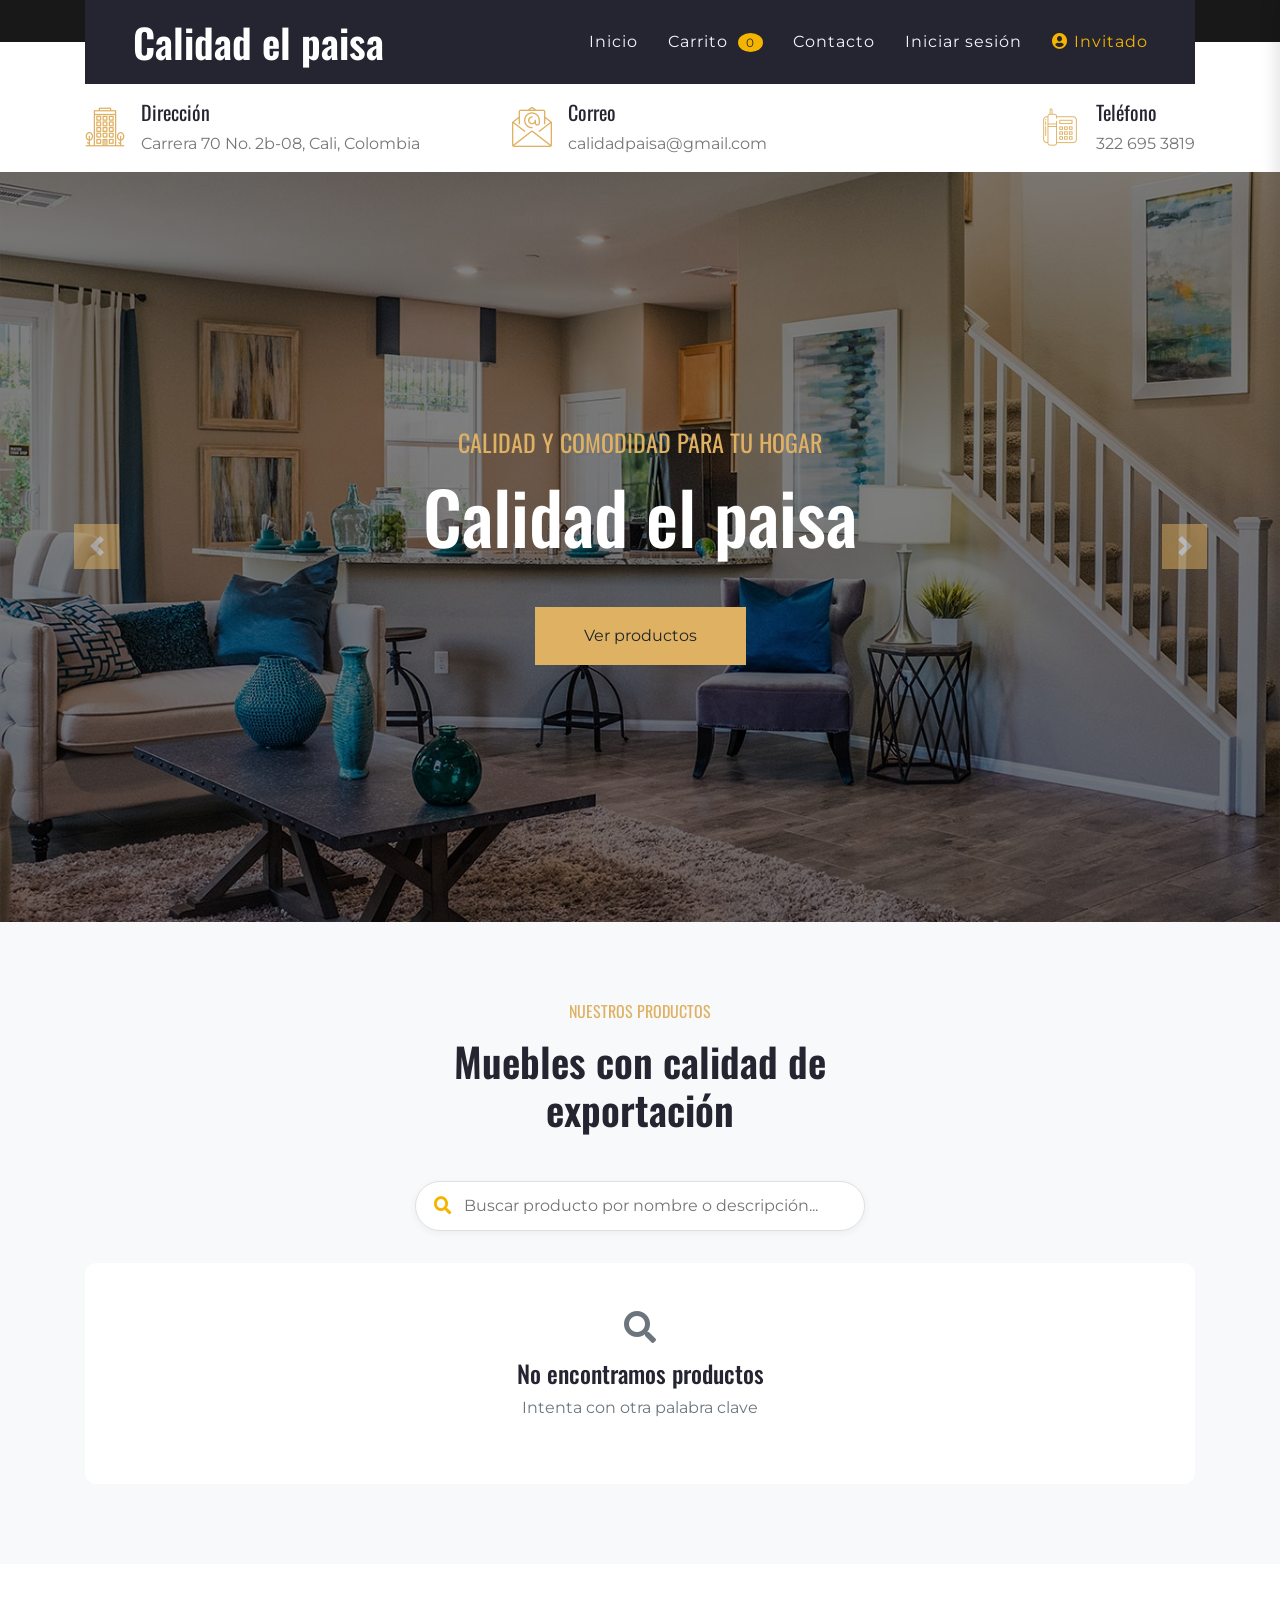
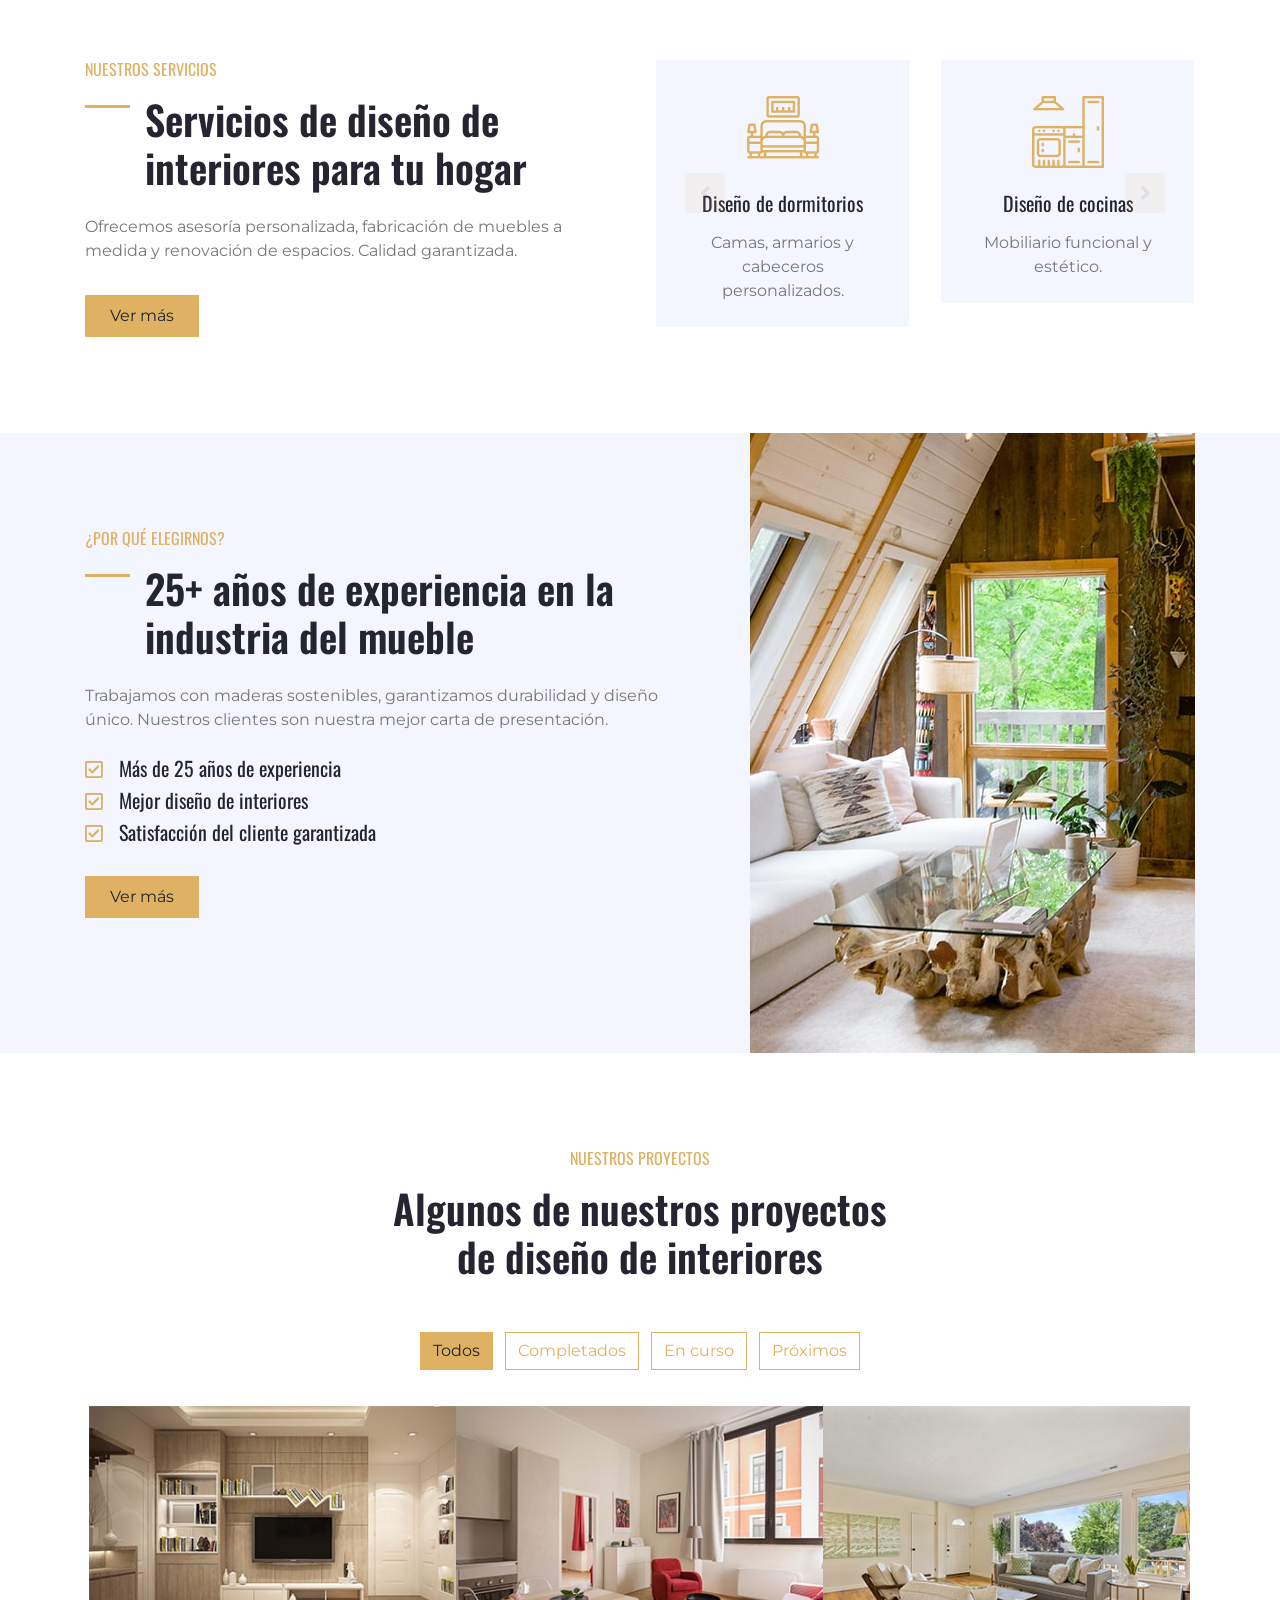
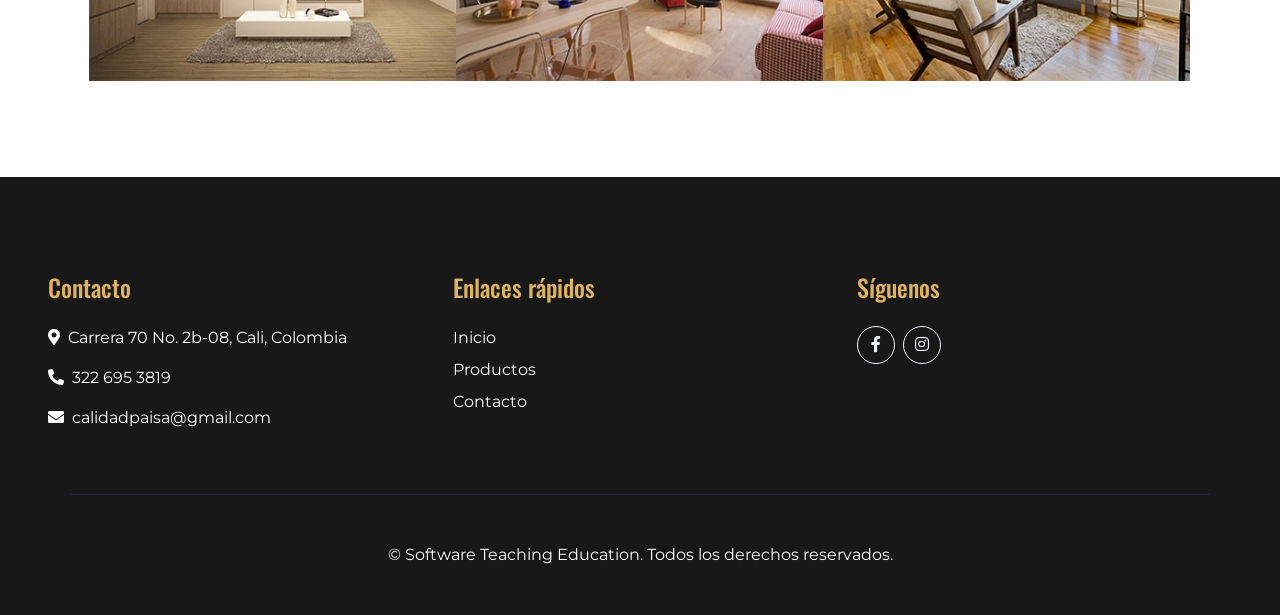
<file: index.html>
<!DOCTYPE html>
<html lang="es">

<head>
    <meta charset="utf-8">
    <title>Calidad el paisa - Tienda de Muebles</title>
    <meta content="width=device-width, initial-scale=1.0" name="viewport">
    <meta content="Muebles de calidad, diseño de interiores, Calidad el paisa" name="keywords">
    <meta content="Tienda de muebles y diseño de interiores Calidad el paisa" name="description">

    <!-- Favicon -->
    <link href="img/favicon.ico" rel="icon">

    <!-- Google Web Fonts -->
    <link href="https://fonts.googleapis.com/css2?family=Montserrat&family=Oswald:wght@400;500;600&display=swap" rel="stylesheet">

    <!-- Font Awesome -->
    <link href="https://cdnjs.cloudflare.com/ajax/libs/font-awesome/5.10.0/css/all.min.css" rel="stylesheet">

    <!-- Flaticon Font -->
    <link href="lib/flaticon/font/flaticon.css" rel="stylesheet">

    <!-- Libraries Stylesheet -->
    <link href="lib/owlcarousel/assets/owl.carousel.min.css" rel="stylesheet">
    <link href="lib/lightbox/css/lightbox.min.css" rel="stylesheet">

    <!-- Customized Bootstrap Stylesheet -->
    <link href="css/style.css" rel="stylesheet">
    <link href="componentes/cart.css" rel="stylesheet">
    
    <style>
        .products-section {
            padding: 5rem 0;
            background: #f8f9fa;
        }
        .product-card {
            background: white;
            border-radius: 8px;
            overflow: hidden;
            transition: all 0.3s ease;
            box-shadow: 0 5px 15px rgba(0,0,0,0.05);
            margin-bottom: 30px;
        }
        .product-card:hover {
            transform: translateY(-5px);
            box-shadow: 0 15px 30px rgba(0,0,0,0.1);
        }
        .product-img {
            height: 250px;
            background-size: cover;
            background-position: center;
            background-color: #e9ecef;
        }
        .product-body {
            padding: 1.5rem;
        }
        .product-title {
            font-weight: 600;
            font-size: 1.2rem;
            margin-bottom: 0.5rem;
        }
        .product-price {
            font-size: 1.4rem;
            font-weight: 700;
            color: #f4b400;
            margin: 0.5rem 0;
        }
        .btn-add-cart {
            width: 100%;
            background: #f4b400;
            color: #2c2c2c;
            border: none;
            padding: 8px;
            border-radius: 4px;
            font-weight: 600;
            transition: 0.2s;
        }
        .btn-add-cart:hover {
            background: #e0a800;
        }
        .user-welcome {
            cursor: pointer;
        }
        .search-container {
            margin-bottom: 2rem;
            max-width: 450px;
            margin-left: auto;
            margin-right: auto;
        }
        .search-input-group {
            position: relative;
            display: flex;
            align-items: center;
            background: white;
            border-radius: 50px;
            box-shadow: 0 2px 8px rgba(0,0,0,0.05);
            border: 1px solid #e0e0e0;
            transition: all 0.2s;
        }
        .search-input-group:focus-within {
            border-color: #f4b400;
            box-shadow: 0 4px 12px rgba(244,180,0,0.1);
        }
        .search-icon {
            position: absolute;
            left: 18px;
            color: #f4b400;
            font-size: 1.1rem;
        }
        .search-input {
            width: 100%;
            padding: 12px 20px 12px 48px;
            border: none;
            border-radius: 50px;
            outline: none;
            font-size: 1rem;
            background: transparent;
        }
        .clear-search {
            position: absolute;
            right: 15px;
            background: none;
            border: none;
            color: #aaa;
            cursor: pointer;
            font-size: 1.2rem;
            display: none;
        }
        .clear-search:hover {
            color: #f4b400;
        }
        .no-results {
            text-align: center;
            padding: 3rem;
            background: white;
            border-radius: 12px;
            color: #6c757d;
        }
        @media (max-width: 576px) {
            .search-container { max-width: 100%; }
        }
    </style>
</head>

<body>

    <div id="header-container"></div>

    <div id="info-contacto-container"></div>

    <!-- Carousel -->
    <div class="container-fluid p-0">
        <div id="header-carousel" class="carousel slide" data-ride="carousel">
            <div class="carousel-inner">
                <div class="carousel-item active">
                    <img class="w-100" src="img/carousel-1.jpg" alt="Image">
                    <div class="carousel-caption d-flex flex-column align-items-center justify-content-center">
                        <div class="p-3" style="max-width: 800px;">
                            <h4 class="text-primary text-uppercase font-weight-normal mb-md-3">Calidad y Comodidad para tu Hogar</h4>
                            <h3 class="display-3 text-white mb-md-4">Calidad el paisa</h3>
                            <a href="#productos" class="btn btn-primary py-md-3 px-md-5 mt-2 mt-md-4">Ver productos</a>
                        </div>
                    </div>
                </div>
                <div class="carousel-item">
                    <img class="w-100" src="img/carousel-2.jpg" alt="Image">
                    <div class="carousel-caption d-flex flex-column align-items-center justify-content-center">
                        <div class="p-3" style="max-width: 800px;">
                            <h4 class="text-primary text-uppercase font-weight-normal mb-md-3">Diseño y Elegancia</h4>
                            <h3 class="display-3 text-white mb-md-4">Muebles hechos con amor</h3>
                            <a href="#productos" class="btn btn-primary py-md-3 px-md-5 mt-2 mt-md-4">Comprar ahora</a>
                        </div>
                    </div>
                </div>
            </div>
            <a class="carousel-control-prev" href="#header-carousel" data-slide="prev">
                <div class="btn btn-primary" style="width: 45px; height: 45px;">
                    <span class="carousel-control-prev-icon mb-n2"></span>
                </div>
            </a>
            <a class="carousel-control-next" href="#header-carousel" data-slide="next">
                <div class="btn btn-primary" style="width: 45px; height: 45px;">
                    <span class="carousel-control-next-icon mb-n2"></span>
                </div>
            </a>
        </div>
    </div>

    <!-- SECCIÓN DE PRODUCTOS (CON BÚSQUEDA) -->
    <div id="productos" class="container-fluid products-section">
        <div class="container">
            <div class="row justify-content-center">
                <div class="col-lg-6 col-md-8 text-center mb-4">
                    <h6 class="text-primary font-weight-normal text-uppercase mb-3">Nuestros productos</h6>
                    <h1 class="mb-4">Muebles con calidad de exportación</h1>
                </div>
            </div>
            
            <!-- Barra de búsqueda con lupa -->
            <div class="row justify-content-center">
                <div class="col-md-8 col-lg-6">
                    <div class="search-container">
                        <div class="search-input-group">
                            <i class="fas fa-search search-icon"></i>
                            <input type="text" id="searchInput" class="search-input" placeholder="Buscar producto por nombre o descripción...">
                            <button id="clearSearchBtn" class="clear-search" aria-label="Limpiar búsqueda"><i class="fas fa-times-circle"></i></button>
                        </div>
                    </div>
                </div>
            </div>

            <div class="row" id="productsGrid">
                <!-- Los productos se cargarán con JS -->
            </div>
        </div>
    </div>

    <!-- Services Start -->
    <div class="container-fluid py-5">
        <div class="container py-5">
            <div class="row">
                <div class="col-lg-6 pr-lg-5">
                    <h6 class="text-primary font-weight-normal text-uppercase mb-3">Nuestros servicios</h6>
                    <h1 class="mb-4 section-title">Servicios de diseño de interiores para tu hogar</h1>
                    <p>Ofrecemos asesoría personalizada, fabricación de muebles a medida y renovación de espacios. Calidad garantizada.</p>
                    <a href="#" class="btn btn-primary mt-3 py-2 px-4">Ver más</a>
                </div>
                <div class="col-lg-6 p-0 pt-5 pt-lg-0">
                    <div class="owl-carousel service-carousel position-relative">
                        <div class="d-flex flex-column text-center bg-light mx-3 p-4">
                            <h3 class="flaticon-bedroom display-3 font-weight-normal text-primary mb-3"></h3>
                            <h5 class="mb-3">Diseño de dormitorios</h5>
                            <p class="m-0">Camas, armarios y cabeceros personalizados.</p>
                        </div>
                        <div class="d-flex flex-column text-center bg-light mx-3 p-4">
                            <h3 class="flaticon-kitchen display-3 font-weight-normal text-primary mb-3"></h3>
                            <h5 class="mb-3">Diseño de cocinas</h5>
                            <p class="m-0">Mobiliario funcional y estético.</p>
                        </div>
                        <div class="d-flex flex-column text-center bg-light mx-3 p-4">
                            <h3 class="flaticon-bathroom display-3 font-weight-normal text-primary mb-3"></h3>
                            <h5 class="mb-3">Diseño de baños</h5>
                            <p class="m-0">Muebles de baño en madera tratada.</p>
                        </div>
                    </div>
                </div>
            </div>
        </div>
    </div>
    <!-- Services End -->

    <!-- Features Start -->
    <div class="container-fluid bg-light">
        <div class="container">
            <div class="row">
                <div class="col-lg-7 mt-5 py-5 pr-lg-5">
                    <h6 class="text-primary font-weight-normal text-uppercase mb-3">¿Por qué elegirnos?</h6>
                    <h1 class="mb-4 section-title">25+ años de experiencia en la industria del mueble</h1>
                    <p class="mb-4">Trabajamos con maderas sostenibles, garantizamos durabilidad y diseño único. Nuestros clientes son nuestra mejor carta de presentación.</p>
                    <ul class="list-inline">
                        <li><h5><i class="far fa-check-square text-primary mr-3"></i>Más de 25 años de experiencia</h5></li>
                        <li><h5><i class="far fa-check-square text-primary mr-3"></i>Mejor diseño de interiores</h5></li>
                        <li><h5><i class="far fa-check-square text-primary mr-3"></i>Satisfacción del cliente garantizada</h5></li>
                    </ul>
                    <a href="#" class="btn btn-primary mt-3 py-2 px-4">Ver más</a>
                </div>
                <div class="col-lg-5">
                    <div class="d-flex flex-column align-items-center justify-content-center h-100 overflow-hidden">
                        <img class="h-100" src="img/feature.jpg" alt="">
                    </div>
                </div>
            </div>
        </div>
    </div>
    <!-- Features End -->

    <!-- Projects Start -->
    <div class="container-fluid py-5">
        <div class="container py-5">
            <div class="row justify-content-center">
                <div class="col-lg-6 col-md-8 col text-center mb-4">
                    <h6 class="text-primary font-weight-normal text-uppercase mb-3">Nuestros proyectos</h6>
                    <h1 class="mb-4">Algunos de nuestros proyectos de diseño de interiores</h1>
                </div>
            </div>
            <div class="row">
                <div class="col-12 text-center mb-2">
                    <ul class="list-inline mb-4" id="portfolio-flters">
                        <li class="btn btn-outline-primary m-1 active" data-filter="*">Todos</li>
                        <li class="btn btn-outline-primary m-1" data-filter=".first">Completados</li>
                        <li class="btn btn-outline-primary m-1" data-filter=".second">En curso</li>
                        <li class="btn btn-outline-primary m-1" data-filter=".third">Próximos</li>
                    </ul>
                </div>
            </div>
            <div class="row mx-1 portfolio-container">
                <div class="col-lg-4 col-md-6 col-sm-12 p-0 portfolio-item first">
                    <div class="position-relative overflow-hidden">
                        <div class="portfolio-img d-flex align-items-center justify-content-center">
                            <img class="img-fluid" src="img/portfolio-1.jpg" alt="">
                        </div>
                        <div class="portfolio-text bg-secondary d-flex flex-column align-items-center justify-content-center">
                            <h4 class="text-white mb-4">Sala de estar</h4>
                            <div class="d-flex align-items-center justify-content-center">
                                <a class="btn btn-outline-primary m-1" href="#"><i class="fa fa-link"></i></a>
                                <a class="btn btn-outline-primary m-1" href="img/portfolio-1.jpg" data-lightbox="portfolio"><i class="fa fa-eye"></i></a>
                            </div>
                        </div>
                    </div>
                </div>
                <div class="col-lg-4 col-md-6 col-sm-12 p-0 portfolio-item second">
                    <div class="position-relative overflow-hidden">
                        <div class="portfolio-img d-flex align-items-center justify-content-center">
                            <img class="img-fluid" src="img/portfolio-2.jpg" alt="">
                        </div>
                        <div class="portfolio-text bg-secondary d-flex flex-column align-items-center justify-content-center">
                            <h4 class="text-white mb-4">Comedor rústico</h4>
                            <div class="d-flex align-items-center justify-content-center">
                                <a class="btn btn-outline-primary m-1" href="#"><i class="fa fa-link"></i></a>
                                <a class="btn btn-outline-primary m-1" href="img/portfolio-2.jpg" data-lightbox="portfolio"><i class="fa fa-eye"></i></a>
                            </div>
                        </div>
                    </div>
                </div>
                <div class="col-lg-4 col-md-6 col-sm-12 p-0 portfolio-item third">
                    <div class="position-relative overflow-hidden">
                        <div class="portfolio-img d-flex align-items-center justify-content-center">
                            <img class="img-fluid" src="img/portfolio-3.jpg" alt="">
                        </div>
                        <div class="portfolio-text bg-secondary d-flex flex-column align-items-center justify-content-center">
                            <h4 class="text-white mb-4">Oficina en casa</h4>
                            <div class="d-flex align-items-center justify-content-center">
                                <a class="btn btn-outline-primary m-1" href="#"><i class="fa fa-link"></i></a>
                                <a class="btn btn-outline-primary m-1" href="img/portfolio-3.jpg" data-lightbox="portfolio"><i class="fa fa-eye"></i></a>
                            </div>
                        </div>
                    </div>
                </div>
            </div>
        </div>
    </div>
    <!-- Projects End -->

    <div id="footer-container"></div>
    <div id="cart-container"></div>

    <script src="https://code.jquery.com/jquery-3.4.1.min.js"></script>
    <script src="https://stackpath.bootstrapcdn.com/bootstrap/4.4.1/js/bootstrap.bundle.min.js"></script>
    <script src="lib/easing/easing.min.js"></script>
    <script src="lib/owlcarousel/owl.carousel.min.js"></script>
    <script src="lib/isotope/isotope.pkgd.min.js"></script>
    <script src="lib/lightbox/js/lightbox.min.js"></script>
    <script src="js/main.js"></script>
    <script src="js/api.js"></script>
    <script src="componentes/header.js"></script>
    <script src="componentes/info-contacto.js"></script>
    <script src="componentes/cart.js"></script>
    <script src="componentes/footer.js"></script>

    <script>
        let products = [];

        function renderProducts(productsToRender = products) {
            const grid = document.getElementById('productsGrid');
            if (!grid) return;
            if (productsToRender.length === 0) {
                grid.innerHTML = `<div class="col-12"><div class="no-results"><i class="fas fa-search fa-2x mb-3"></i><h4>No encontramos productos</h4><p>Intenta con otra palabra clave</p></div></div>`;
                return;
            }
            grid.innerHTML = productsToRender.map(p => `
                <div class="col-lg-4 col-md-6">
                    <div class="product-card">
                        <div class="product-img" style="background-image: url('${p.image}');"></div>
                        <div class="product-body">
                            <h5 class="product-title">${p.name}</h5>
                            <p class="product-desc" style="color:#6c757d;">${p.desc}</p>
                            <div class="product-price">${formatCOP(p.price)}</div>
                            <button class="btn-add-cart" data-id="${p.id}"><i class="fas fa-cart-plus"></i> Añadir al carrito</button>
                        </div>
                    </div>
                </div>
            `).join('');
            document.querySelectorAll('.btn-add-cart').forEach(btn => {
                btn.addEventListener('click', () => {
                    const id = parseInt(btn.dataset.id);
                    const prod = productsToRender.find(p => p.id === id);
                    if (prod) addToCart(prod);
                });
            });
        }

        function filterProducts(searchTerm) {
            if (!searchTerm.trim()) {
                renderProducts(products);
                return;
            }
            const term = searchTerm.trim().toLowerCase();
            const filtered = products.filter(p => p.name.toLowerCase().includes(term) || p.desc.toLowerCase().includes(term));
            renderProducts(filtered);
            const clearBtn = document.getElementById('clearSearchBtn');
            if (clearBtn) clearBtn.style.display = searchTerm.trim() ? 'block' : 'none';
        }

        const searchInput = document.getElementById('searchInput');
        const clearBtn = document.getElementById('clearSearchBtn');
        if (searchInput) {
            searchInput.addEventListener('input', (e) => filterProducts(e.target.value));
        }
        if (clearBtn) {
            clearBtn.addEventListener('click', () => {
                if (searchInput) {
                    searchInput.value = '';
                    filterProducts('');
                    searchInput.focus();
                }
            });
        }

        document.addEventListener('headerLoaded', function () {
            API.getProductos().then(res => {
                if (res.success) {
                    products = res.productos.map(p => ({
                        id: parseInt(p.id_producto),
                        name: p.nombre,
                        desc: p.descripcion,
                        price: p.precio,
                        image: p.imagen_url
                    }));
                }
                renderProducts();
            }).catch(() => renderProducts());
        });
    </script>
</body>
</html>
</file>
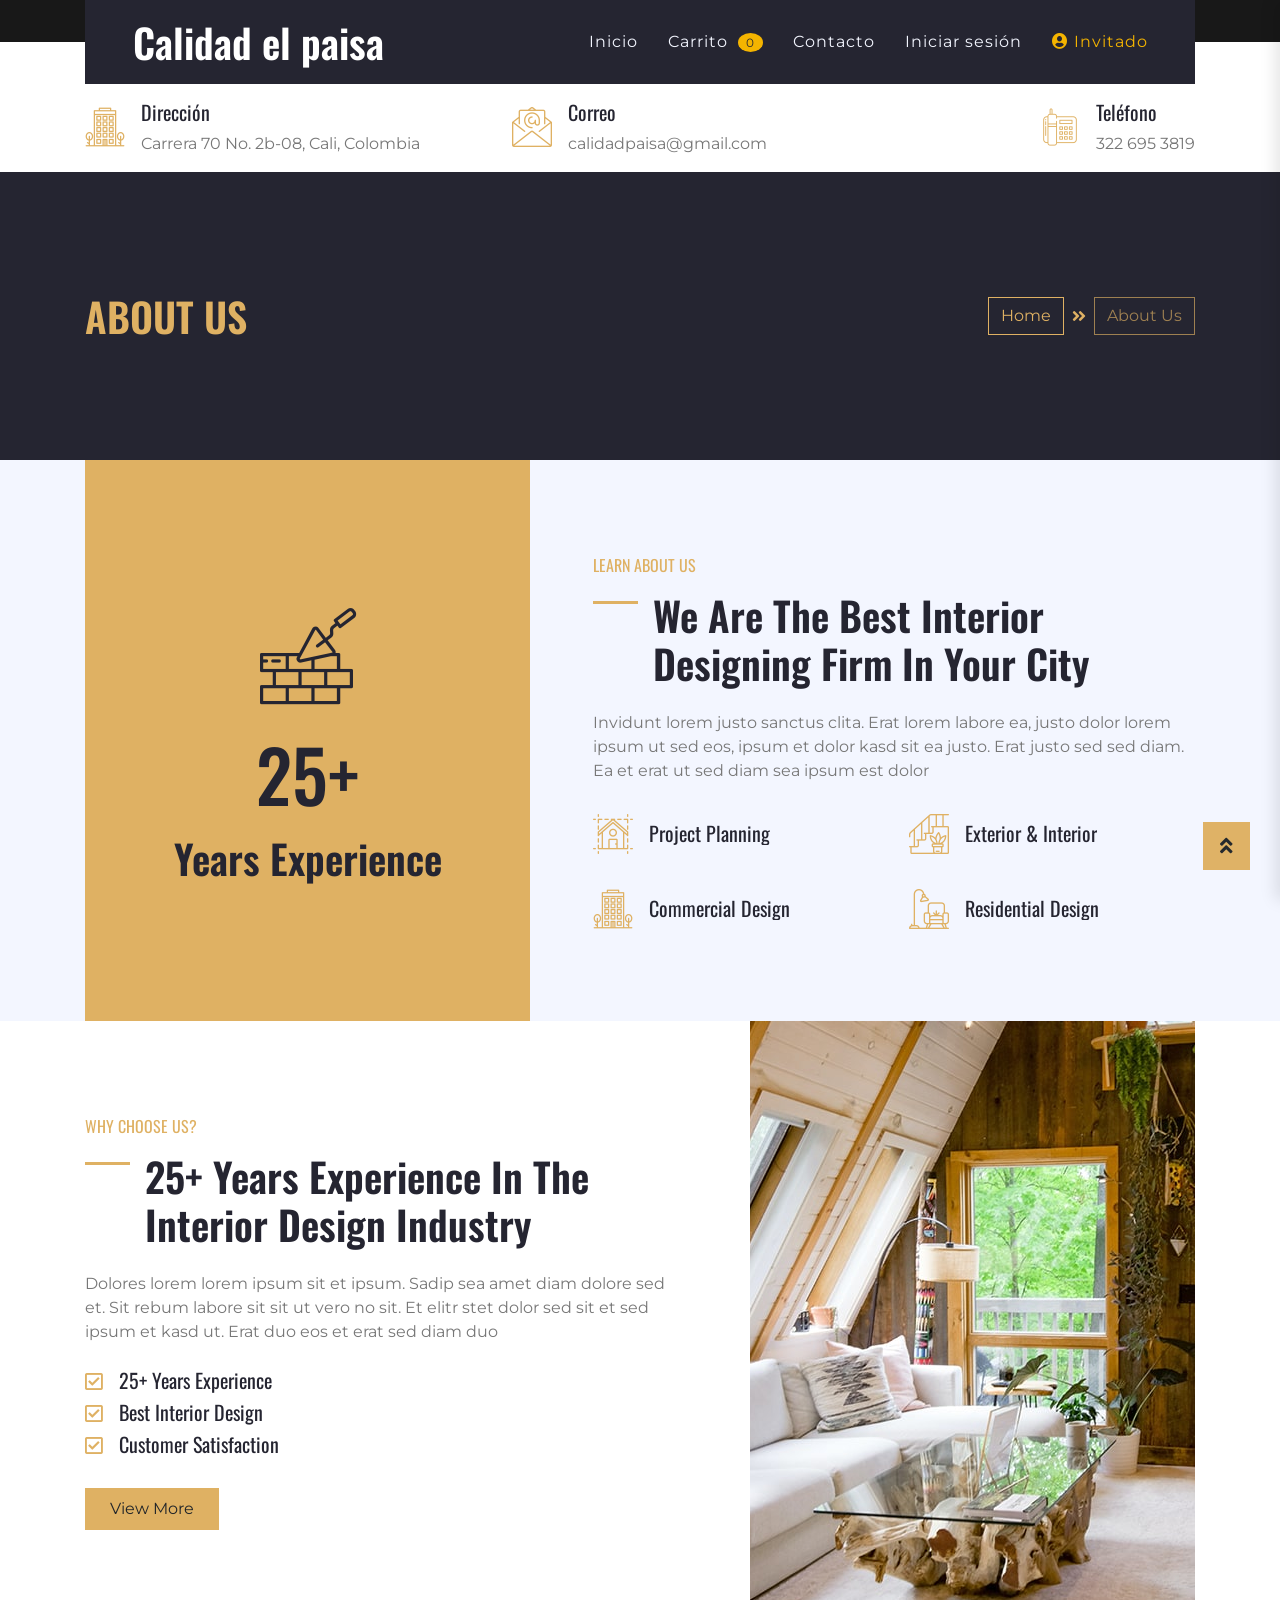
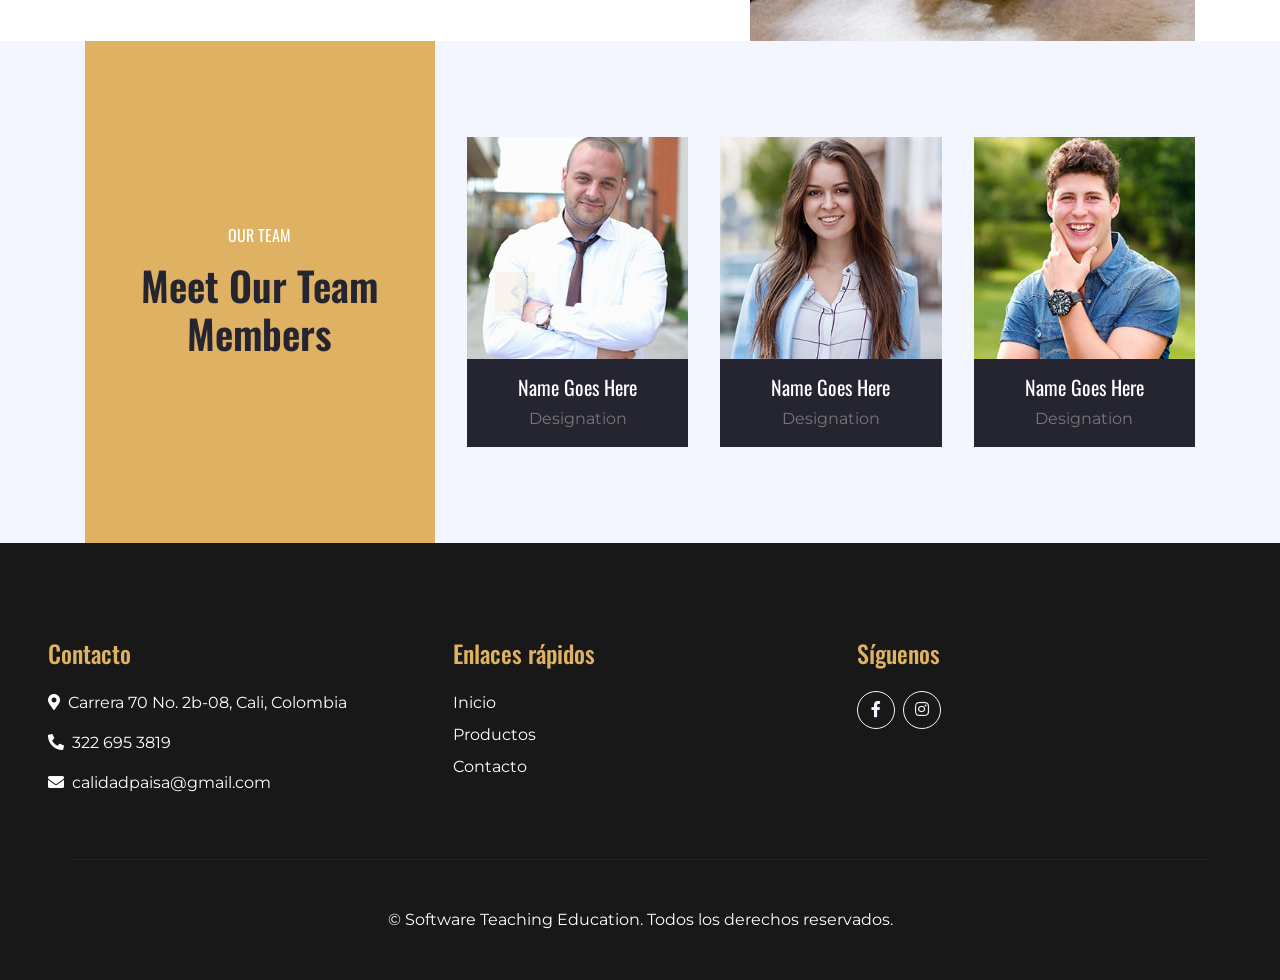
<file: about.html>
<!DOCTYPE html>
<html lang="en">

<head>
    <meta charset="utf-8">
    <title>Calidad el paisa - Interior Design HTML Template</title>
    <meta content="width=device-width, initial-scale=1.0" name="viewport">
    <meta content="Free HTML Templates" name="keywords">
    <meta content="Free HTML Templates" name="description">

    <!-- Favicon -->
    <link href="img/favicon.ico" rel="icon">

    <!-- Google Web Fonts -->
    <link href="https://fonts.googleapis.com/css2?family=Montserrat&family=Oswald:wght@400;500;600&display=swap" rel="stylesheet"> 

    <!-- Font Awesome -->
    <link href="https://cdnjs.cloudflare.com/ajax/libs/font-awesome/5.10.0/css/all.min.css" rel="stylesheet">

    <!-- Flaticon Font -->
    <link href="lib/flaticon/font/flaticon.css" rel="stylesheet">

    <!-- Libraries Stylesheet -->
    <link href="lib/owlcarousel/assets/owl.carousel.min.css" rel="stylesheet">
    <link href="lib/lightbox/css/lightbox.min.css" rel="stylesheet">

    <!-- Customized Bootstrap Stylesheet -->
    <link href="css/style.css" rel="stylesheet">
    <link href="componentes/cart.css" rel="stylesheet">
</head>

<body>
    <div id="header-container"></div>


    <div id="info-contacto-container"></div>


    <!-- Page Header Start -->
    <div class="container-fluid bg-secondary py-5">
        <div class="container py-5">
            <div class="row align-items-center py-4">
                <div class="col-md-6 text-center text-md-left">
                    <h1 class="mb-4 mb-md-0 text-primary text-uppercase">About Us</h1>
                </div>
                <div class="col-md-6 text-center text-md-right">
                    <div class="d-inline-flex align-items-center">
                        <a class="btn btn-outline-primary" href="">Home</a>
                        <i class="fas fa-angle-double-right text-primary mx-2"></i>
                        <a class="btn btn-outline-primary disabled" href="">About Us</a>
                    </div>
                </div>
            </div>
        </div>
    </div>
    <!-- Page Header Start -->


    <!-- About Start -->
    <div class="container-fluid bg-light">
        <div class="container">
            <div class="row">
                <div class="col-lg-5">
                    <div class="d-flex flex-column align-items-center justify-content-center bg-primary h-100 py-5 px-3">
                        <i class="flaticon-brickwall display-1 font-weight-normal text-secondary mb-3"></i>
                        <h4 class="display-3 mb-3">25+</h4>
                        <h1 class="m-0">Years Experience</h1>
                    </div>
                </div>
                <div class="col-lg-7 m-0 my-lg-5 pt-5 pb-5 pb-lg-2 pl-lg-5">
                    <h6 class="text-primary font-weight-normal text-uppercase mb-3">Learn About Us</h6>
                    <h1 class="mb-4 section-title">We Are The Best Interior Designing Firm In Your City</h1>
                    <p>Invidunt lorem justo sanctus clita. Erat lorem labore ea, justo dolor lorem ipsum ut sed eos, ipsum et dolor kasd sit ea justo. Erat justo sed sed diam. Ea et erat ut sed diam sea ipsum est dolor</p>
                    <div class="row py-2">
                        <div class="col-sm-6">
                            <div class="d-flex align-items-center mb-4">
                                <h1 class="flaticon-house font-weight-normal text-primary m-0 mr-3"></h1>
                                <h5 class="text-truncate m-0">Project Planning</h5>
                            </div>
                        </div>
                        <div class="col-sm-6">
                            <div class="d-flex align-items-center mb-4">
                                <h1 class="flaticon-stairs font-weight-normal text-primary m-0 mr-3"></h1>
                                <h5 class="text-truncate m-0">Exterior & Interior</h5>
                            </div>
                        </div>
                        <div class="col-sm-6">
                            <div class="d-flex align-items-center mb-4">
                                <h1 class="flaticon-office font-weight-normal text-primary m-0 mr-3"></h1>
                                <h5 class="text-truncate m-0">Commercial Design</h5>
                            </div>
                        </div>
                        <div class="col-sm-6">
                            <div class="d-flex align-items-center mb-4">
                                <h1 class="flaticon-living-room font-weight-normal text-primary m-0 mr-3"></h1>
                                <h5 class="text-truncate m-0">Residential Design</h5>
                            </div>
                        </div>
                    </div>
                </div>
            </div>
        </div>
    </div>
    <!-- About End -->


    <!-- Features Start -->
    <div class="container-fluid bg-white">
        <div class="container">
            <div class="row">
                <div class="col-lg-7 mt-5 py-5 pr-lg-5">
                    <h6 class="text-primary font-weight-normal text-uppercase mb-3">Why Choose Us?</h6>
                    <h1 class="mb-4 section-title">25+ Years Experience In The Interior Design Industry</h1>
                    <p class="mb-4">Dolores lorem lorem ipsum sit et ipsum. Sadip sea amet diam dolore sed et. Sit rebum labore sit sit ut vero no sit. Et elitr stet dolor sed sit et sed ipsum et kasd ut. Erat duo eos et erat sed diam duo</p>
                    <ul class="list-inline">
                        <li><h5><i class="far fa-check-square text-primary mr-3"></i>25+ Years Experience</h5></li>
                        <li><h5><i class="far fa-check-square text-primary mr-3"></i>Best Interior Design</h5></li>
                        <li><h5><i class="far fa-check-square text-primary mr-3"></i>Customer Satisfaction</h5></li>
                    </ul>
                    <a href="" class="btn btn-primary mt-3 py-2 px-4">View More</a>
                </div>
                <div class="col-lg-5">
                    <div class="d-flex flex-column align-items-center justify-content-center h-100 overflow-hidden">
                        <img class="h-100" src="img/feature.jpg" alt="">
                    </div>
                </div>
            </div>
        </div>
    </div>
    <!-- Features End -->


    <!-- Team Start -->
    <div class="container-fluid bg-light">
        <div class="container">
            <div class="row">
                <div class="col-md-4 col-sm-6">
                    <div class="py-5 px-4 h-100 bg-primary d-flex flex-column align-items-center justify-content-center">
                        <h6 class="text-white font-weight-normal text-uppercase mb-3">Our Team</h6>
                        <h1 class="mb-0 text-center">Meet Our Team Members</h1>
                    </div>
                </div>
                <div class="col-md-8 col-sm-6 p-0 py-sm-5">
                    <div class="owl-carousel team-carousel position-relative p-0 py-sm-5">
                        <div class="team d-flex flex-column text-center mx-3">
                            <div class="position-relative">
                                <img class="img-fluid w-100" src="img/team-1.jpg" alt="">
                                <div class="team-social d-flex align-items-center justify-content-center w-100 h-100 position-absolute">
                                    <a class="btn btn-outline-primary text-center mr-2 px-0" style="width: 38px; height: 38px;" href="#"><i class="fab fa-twitter"></i></a>
                                    <a class="btn btn-outline-primary text-center mr-2 px-0" style="width: 38px; height: 38px;" href="#"><i class="fab fa-facebook-f"></i></a>
                                    <a class="btn btn-outline-primary text-center px-0" style="width: 38px; height: 38px;" href="#"><i class="fab fa-linkedin-in"></i></a>
                                </div>
                            </div>
                            <div class="d-flex flex-column bg-secondary text-center py-3">
                                <h5 class="text-white">Name Goes Here</h5>
                                <p class="m-0">Designation</p>
                            </div>
                        </div>
                        <div class="team d-flex flex-column text-center mx-3">
                            <div class="position-relative">
                                <img class="img-fluid w-100" src="img/team-2.jpg" alt="">
                                <div class="team-social d-flex align-items-center justify-content-center w-100 h-100 position-absolute">
                                    <a class="btn btn-outline-primary text-center mr-2 px-0" style="width: 38px; height: 38px;" href="#"><i class="fab fa-twitter"></i></a>
                                    <a class="btn btn-outline-primary text-center mr-2 px-0" style="width: 38px; height: 38px;" href="#"><i class="fab fa-facebook-f"></i></a>
                                    <a class="btn btn-outline-primary text-center px-0" style="width: 38px; height: 38px;" href="#"><i class="fab fa-linkedin-in"></i></a>
                                </div>
                            </div>
                            <div class="d-flex flex-column bg-secondary text-center py-3">
                                <h5 class="text-white">Name Goes Here</h5>
                                <p class="m-0">Designation</p>
                            </div>
                        </div>
                        <div class="team d-flex flex-column text-center mx-3">
                            <div class="position-relative">
                                <img class="img-fluid w-100" src="img/team-3.jpg" alt="">
                                <div class="team-social d-flex align-items-center justify-content-center w-100 h-100 position-absolute">
                                    <a class="btn btn-outline-primary text-center mr-2 px-0" style="width: 38px; height: 38px;" href="#"><i class="fab fa-twitter"></i></a>
                                    <a class="btn btn-outline-primary text-center mr-2 px-0" style="width: 38px; height: 38px;" href="#"><i class="fab fa-facebook-f"></i></a>
                                    <a class="btn btn-outline-primary text-center px-0" style="width: 38px; height: 38px;" href="#"><i class="fab fa-linkedin-in"></i></a>
                                </div>
                            </div>
                            <div class="d-flex flex-column bg-secondary text-center py-3">
                                <h5 class="text-white">Name Goes Here</h5>
                                <p class="m-0">Designation</p>
                            </div>
                        </div>
                        <div class="team d-flex flex-column text-center mx-3">
                            <div class="position-relative">
                                <img class="img-fluid w-100" src="img/team-4.jpg" alt="">
                                <div class="team-social d-flex align-items-center justify-content-center w-100 h-100 position-absolute">
                                    <a class="btn btn-outline-primary text-center mr-2 px-0" style="width: 38px; height: 38px;" href="#"><i class="fab fa-twitter"></i></a>
                                    <a class="btn btn-outline-primary text-center mr-2 px-0" style="width: 38px; height: 38px;" href="#"><i class="fab fa-facebook-f"></i></a>
                                    <a class="btn btn-outline-primary text-center px-0" style="width: 38px; height: 38px;" href="#"><i class="fab fa-linkedin-in"></i></a>
                                </div>
                            </div>
                            <div class="d-flex flex-column bg-secondary text-center py-3">
                                <h5 class="text-white">Name Goes Here</h5>
                                <p class="m-0">Designation</p>
                            </div>
                        </div>
                    </div>
                </div>
            </div>
        </div>
    </div>
    <!-- Team End -->


    <div id="footer-container"></div>

    <a href="#" class="btn btn-lg btn-primary back-to-top"><i class="fa fa-angle-double-up"></i></a>


    <!-- JavaScript Libraries -->
    <script src="https://code.jquery.com/jquery-3.4.1.min.js"></script>
    <script src="https://stackpath.bootstrapcdn.com/bootstrap/4.4.1/js/bootstrap.bundle.min.js"></script>
    <script src="lib/easing/easing.min.js"></script>
    <script src="lib/owlcarousel/owl.carousel.min.js"></script>
    <script src="lib/isotope/isotope.pkgd.min.js"></script>
    <script src="lib/lightbox/js/lightbox.min.js"></script>

    <!-- Contact Javascript File -->
    <script src="mail/jqBootstrapValidation.min.js"></script>
    <script src="mail/contact.js"></script>

    <!-- Template Javascript -->
    <script src="js/main.js"></script>
    <script src="js/api.js"></script>
    <script src="componentes/header.js"></script>
    <script src="componentes/info-contacto.js"></script>
    <script src="componentes/cart.js"></script>
    <script src="componentes/footer.js"></script>
    <div id="cart-container"></div>
</body>

</html>
</file>
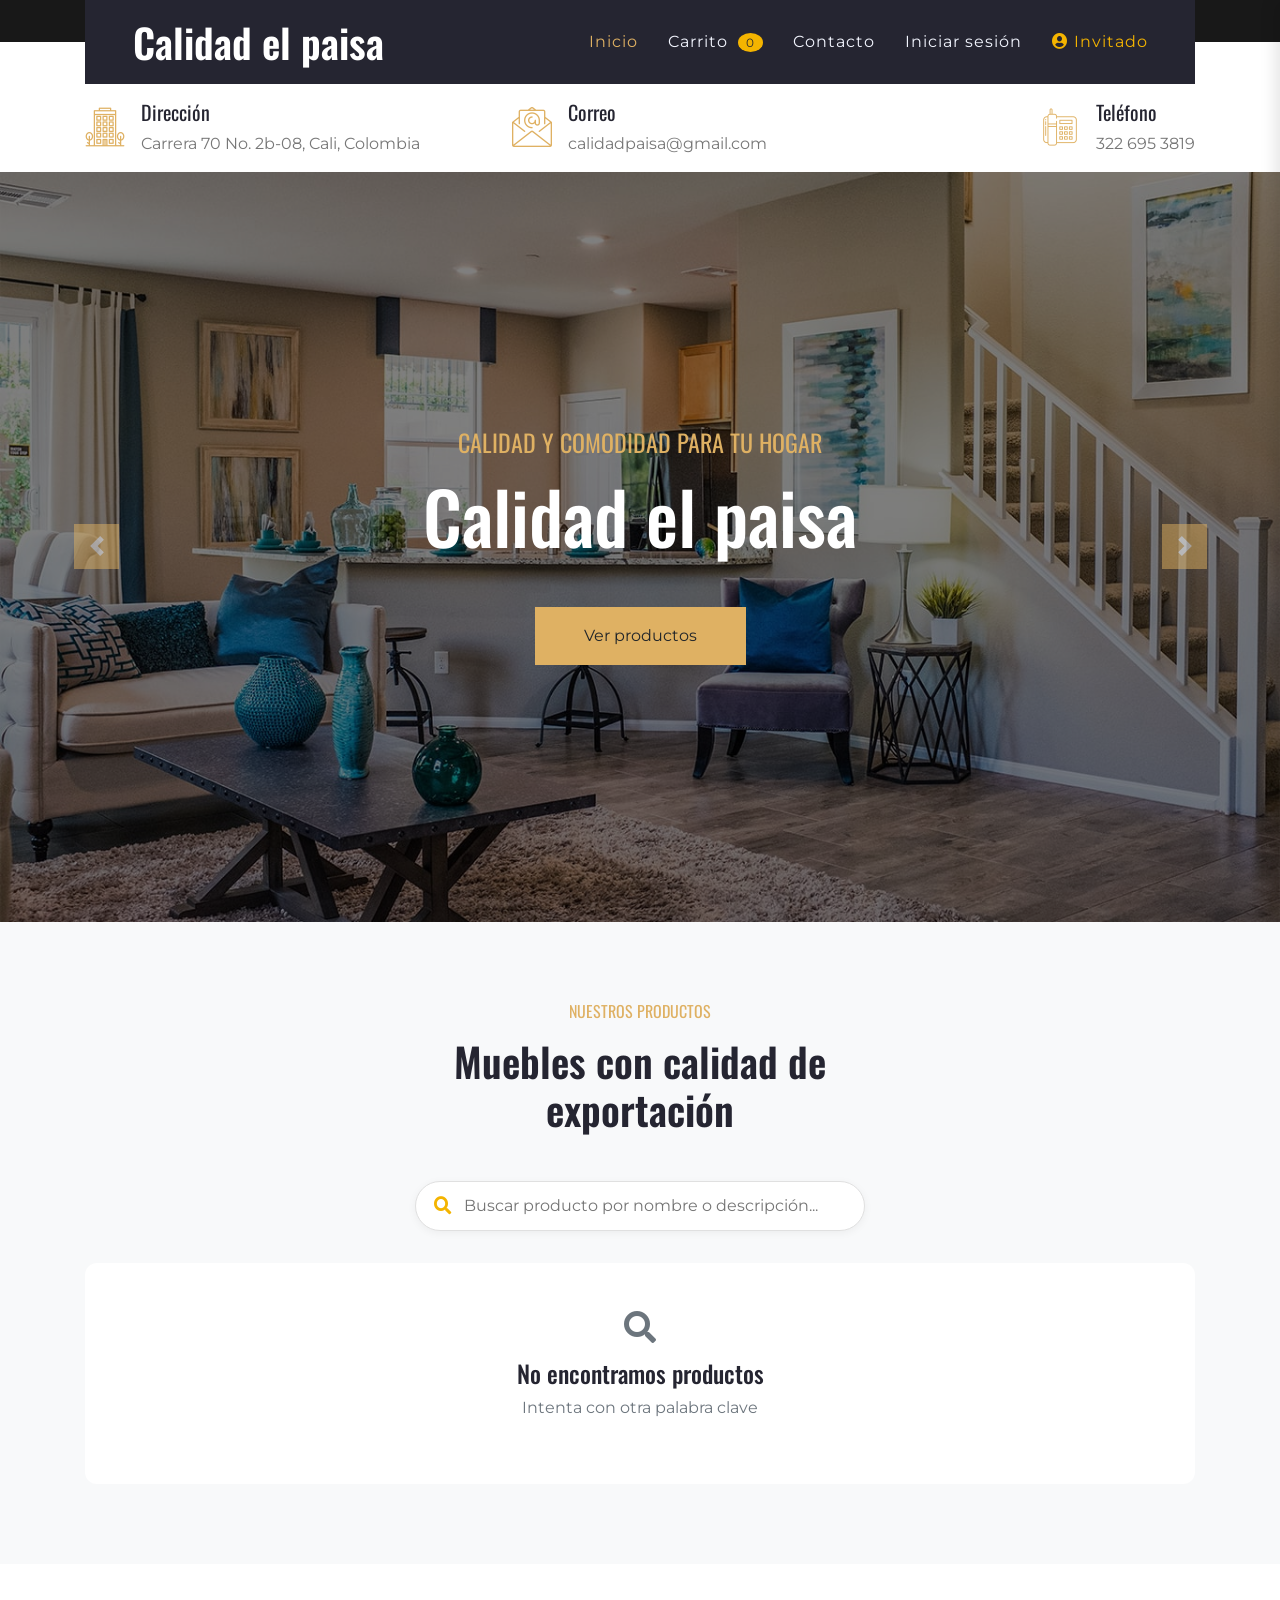
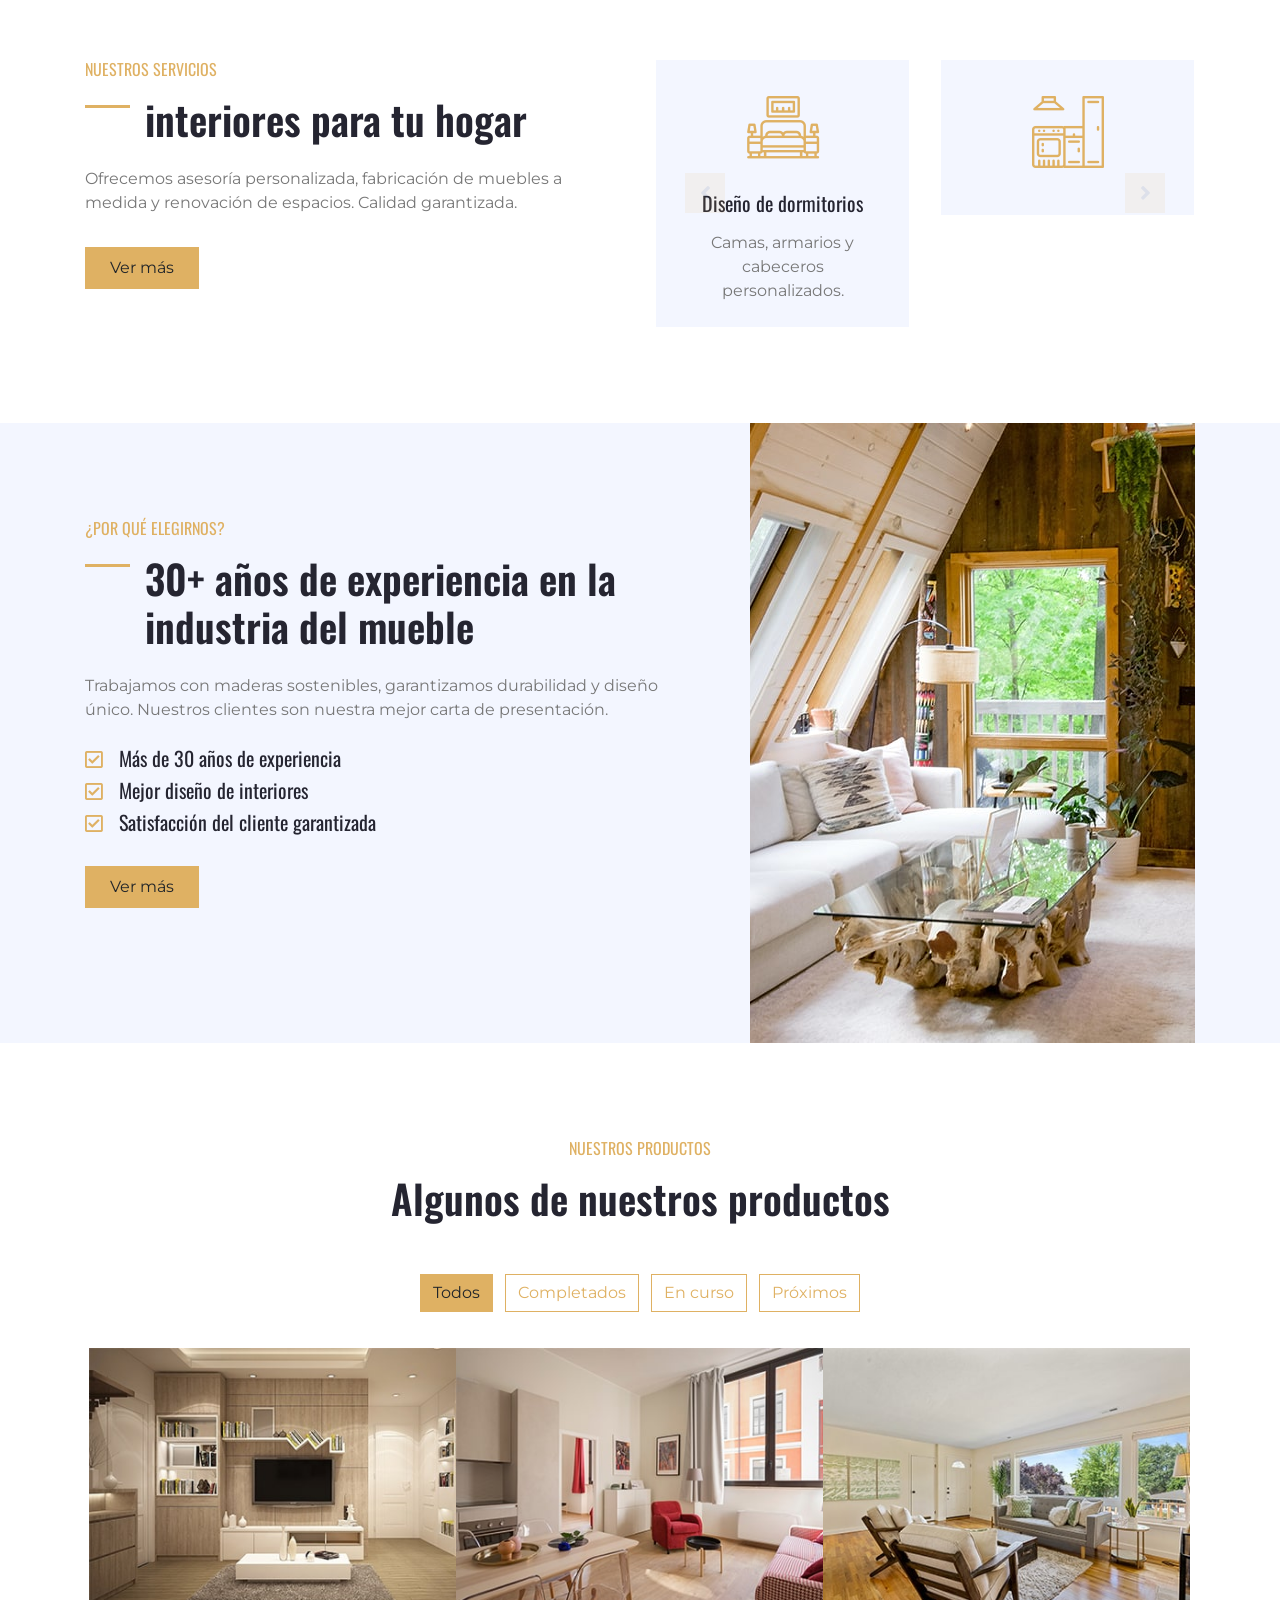
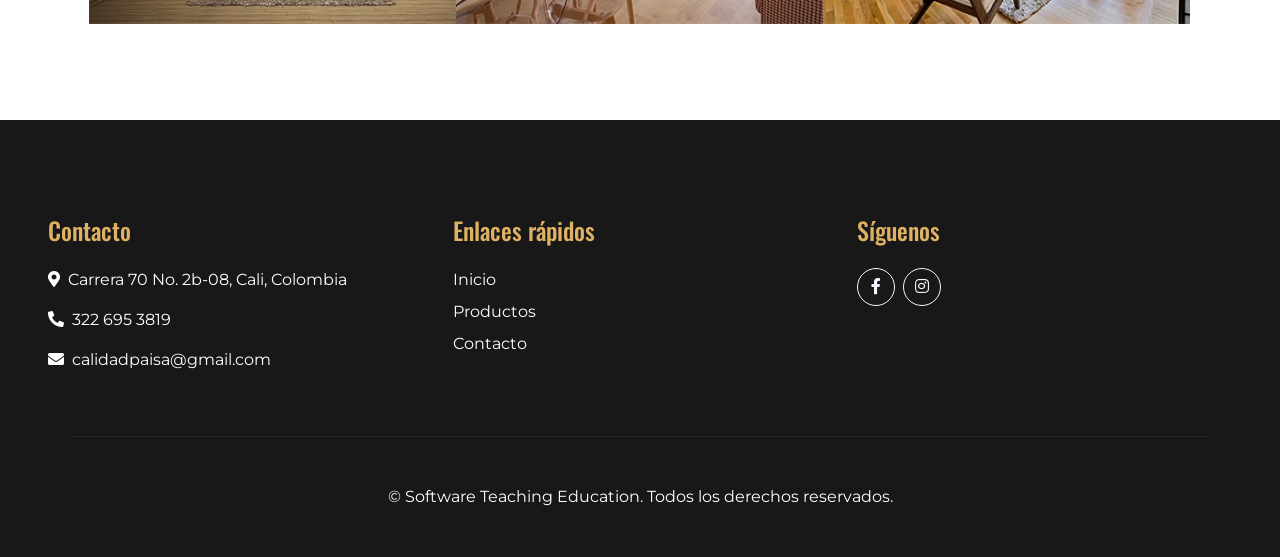
<file: admin.html>
<!DOCTYPE html>
<html lang="es">
<head>
    <meta charset="utf-8">
    <title>Panel de Administrador - Calidad el paisa</title>
    <meta content="width=device-width, initial-scale=1.0" name="viewport">
    <link href="https://fonts.googleapis.com/css2?family=Montserrat&family=Oswald:wght@400;500;600&display=swap" rel="stylesheet">
    <link href="https://cdnjs.cloudflare.com/ajax/libs/font-awesome/5.10.0/css/all.min.css" rel="stylesheet">
    <link href="lib/flaticon/font/flaticon.css" rel="stylesheet">
    <link href="https://stackpath.bootstrapcdn.com/bootstrap/4.4.1/css/bootstrap.min.css" rel="stylesheet">
    <link href="css/style.css" rel="stylesheet">
    <link href="componentes/cart.css" rel="stylesheet">
    <link href="css/admin.css" rel="stylesheet">
</head>
<body>

    <div id="header-container"></div>

    <div class="admin-wrapper">
        <div class="admin-sidebar">
            <h5><i class="fas fa-cog"></i> Admin</h5>
            <a href="#" class="active" data-section="dashboard"><i class="fas fa-tachometer-alt mr-2"></i> Dashboard</a>
            <a href="#" data-section="productos"><i class="fas fa-box mr-2"></i> Productos</a>
            <a href="#" data-section="pedidos"><i class="fas fa-truck mr-2"></i> Pedidos</a>
            <a href="#" data-section="clientes"><i class="fas fa-users mr-2"></i> Clientes</a>
            <hr style="border-color: rgba(255,255,255,0.1); margin: 1rem 1.5rem;">
            <a href="shop.html" style="color: #f4b400;"><i class="fas fa-arrow-left mr-2"></i> Volver a la tienda</a>
        </div>

        <div class="admin-content">
            <!-- Dashboard -->
            <div id="section-dashboard" class="admin-section active">
                <div class="admin-header">
                    <h2>Dashboard</h2>
                    <span id="dashWelcome" style="color:#6c757d;"></span>
                </div>
                <div class="admin-stats" id="statsContainer">
                    <div class="stat-card"><h6>Productos</h6><span id="statProductos">0</span></div>
                    <div class="stat-card"><h6>Pedidos</h6><span id="statPedidos">0</span></div>
                    <div class="stat-card"><h6>Clientes</h6><span id="statClientes">0</span></div>
                </div>
            </div>

            <!-- Productos -->
            <div id="section-productos" class="admin-section">
                <div class="admin-header">
                    <h2><i class="fas fa-box mr-2"></i> Productos</h2>
                    <button class="btn-admin" onclick="openProductModal()"><i class="fas fa-plus mr-1"></i> Nuevo producto</button>
                </div>
                <div style="overflow-x:auto;">
                    <table class="admin-table" id="productsTable">
                        <thead>
                            <tr>
                                <th style="width:60px;">Img</th>
                                <th>Nombre</th>
                                <th>Precio</th>
                                <th>Categoría</th>
                                <th>Stock</th>
                                <th style="width:120px;">Acciones</th>
                            </tr>
                        </thead>
                        <tbody id="productsTableBody"></tbody>
                    </table>
                </div>
            </div>

            <!-- Pedidos -->
            <div id="section-pedidos" class="admin-section">
                <div class="admin-header">
                    <h2><i class="fas fa-truck mr-2"></i> Pedidos</h2>
                </div>
                <div style="overflow-x:auto;">
                    <table class="admin-table" id="pedidosTable">
                        <thead>
                            <tr>
                                <th>#</th>
                                <th>Cliente</th>
                                <th>Teléfono</th>
                                <th>Total</th>
                                <th>Pago</th>
                                <th>Estado</th>
                                <th>Fecha</th>
                                <th style="width:100px;">Acción</th>
                            </tr>
                        </thead>
                        <tbody id="pedidosTableBody"></tbody>
                    </table>
                </div>
            </div>

            <!-- Clientes -->
            <div id="section-clientes" class="admin-section">
                <div class="admin-header">
                    <h2><i class="fas fa-users mr-2"></i> Clientes</h2>
                </div>
                <div style="overflow-x:auto;">
                    <table class="admin-table" id="clientesTable">
                        <thead>
                            <tr>
                                <th>#</th>
                                <th>Nombre</th>
                                <th>Email</th>
                                <th>Rol</th>
                                <th>Registro</th>
                                <th>Último acceso</th>
                                <th style="width:60px;">Acción</th>
                            </tr>
                        </thead>
                        <tbody id="clientesTableBody"></tbody>
                    </table>
                </div>
            </div>
        </div>
    </div>

    <!-- Modal Crear / Editar Producto -->
    <div class="admin-modal" id="productModal">
        <div class="admin-modal-content">
            <h3 id="modalTitle">Nuevo producto</h3>
            <input type="hidden" id="editProductId">
            <div class="form-group">
                <label>Nombre del producto *</label>
                <input type="text" id="prodNombre" placeholder="Ej: Silla Roble">
            </div>
            <div class="form-group">
                <label>Descripción</label>
                <textarea id="prodDescripcion" placeholder="Descripción del producto..."></textarea>
            </div>
            <div class="row">
                <div class="col-md-6">
                    <div class="form-group">
                        <label>Precio * (COP)</label>
                        <input type="number" id="prodPrecio" placeholder="189900" min="0">
                    </div>
                </div>
                <div class="col-md-3">
                    <div class="form-group">
                        <label>Stock</label>
                        <input type="number" id="prodStock" placeholder="0" min="0" value="0">
                    </div>
                </div>
                <div class="col-md-3">
                    <div class="form-group">
                        <label>Categoría</label>
                        <input type="text" id="prodCategoria" placeholder="sillas">
                    </div>
                </div>
            </div>
            <div class="form-group">
                <label>Imagen</label>
                <div class="custom-file mb-2">
                    <input type="file" id="prodImagenFile" accept="image/jpeg,image/png,image/gif,image/webp" style="width:100%;padding:10px;border:1.5px dashed #e2e8f0;border-radius:10px;cursor:pointer;">
                </div>
                <small style="color:#6c757d;">O ingresa una URL manualmente:</small>
                <input type="text" id="prodImagen" placeholder="https://ejemplo.com/imagen.jpg" style="margin-top:4px;">
                <div id="imagenPreview" style="margin-top:8px;display:none;"><img src="" style="max-height:80px;border-radius:8px;"></div>
            </div>
            <div class="modal-actions">
                <button class="btn-cancel" onclick="closeProductModal()">Cancelar</button>
                <button class="btn-save" onclick="saveProduct()"><i class="fas fa-save mr-1"></i> Guardar</button>
            </div>
        </div>
    </div>

    <!-- Modal Editar Cliente -->
    <div class="admin-modal" id="clienteModal">
        <div class="admin-modal-content">
            <h3><i class="fas fa-user-edit mr-2"></i> Editar cliente</h3>
            <input type="hidden" id="editClienteId">
            <div class="form-group">
                <label>Nombre</label>
                <input type="text" id="editClienteNombre">
            </div>
            <div class="form-group">
                <label>Email</label>
                <input type="email" id="editClienteEmail">
            </div>
            <div class="form-group">
                <label>Rol</label>
                <select id="editClienteRol">
                    <option value="cliente">Cliente</option>
                    <option value="admin">Admin</option>
                </select>
            </div>
            <div class="modal-actions">
                <button class="btn-cancel" onclick="closeClienteModal()">Cancelar</button>
                <button class="btn-save" onclick="saveCliente()"><i class="fas fa-save mr-1"></i> Guardar</button>
            </div>
        </div>
    </div>

    <!-- Modal Detalle del Pedido -->
    <div class="admin-modal" id="pedidoModal">
        <div class="admin-modal-content">
            <h3><i class="fas fa-receipt mr-2"></i> Detalle del pedido <span id="pedidoModalId"></span></h3>
            <div id="pedidoInfo" class="mb-3" style="font-size:14px;color:#495057;"></div>
            <table class="admin-table">
                <thead><tr><th>Producto</th><th>Precio</th><th>Cant.</th><th>Subtotal</th></tr></thead>
                <tbody id="pedidoItemsBody"></tbody>
            </table>
            <div class="modal-actions">
                <button class="btn-cancel" onclick="closePedidoModal()">Cerrar</button>
            </div>
        </div>
    </div>

    <div id="footer-container"></div>
    <div id="cart-container"></div>
    <div class="admin-toast" id="adminToast"></div>

    <script src="https://code.jquery.com/jquery-3.4.1.min.js"></script>
    <script src="https://stackpath.bootstrapcdn.com/bootstrap/4.4.1/js/bootstrap.bundle.min.js"></script>
    <script src="lib/easing/easing.min.js"></script>
    <script src="lib/owlcarousel/owl.carousel.min.js"></script>
    <script src="lib/isotope/isotope.pkgd.min.js"></script>
    <script src="lib/lightbox/js/lightbox.min.js"></script>
    <script src="js/main.js"></script>
    <script src="js/api.js"></script>
    <script src="componentes/header.js"></script>
    <script src="componentes/cart.js"></script>
    <script src="componentes/footer.js"></script>

    <script>
        var adminUser = null;

        document.addEventListener('headerLoaded', function () {
            adminUser = Session.get();
            if (!adminUser || adminUser.rol !== 'admin') {
                window.location.href = 'shop.html';
                return;
            }
            document.getElementById('dashWelcome').textContent = 'Bienvenido, ' + adminUser.nombre.split(' ')[0];
            loadDashboard();
            loadProducts();
        });

        // ---------- Sidebar Navigation ----------
        document.querySelectorAll('.admin-sidebar a[data-section]').forEach(function (link) {
            link.addEventListener('click', function (e) {
                e.preventDefault();
                document.querySelectorAll('.admin-sidebar a[data-section]').forEach(function (l) { l.classList.remove('active'); });
                this.classList.add('active');
                document.querySelectorAll('.admin-section').forEach(function (s) { s.classList.remove('active'); });
                var section = this.dataset.section;
                document.getElementById('section-' + section).classList.add('active');
                if (section === 'pedidos') loadPedidos();
                if (section === 'clientes') loadClientes();
            });
        });

        // ---------- Toast ----------
        function showAdminToast(msg, type) {
            var t = document.getElementById('adminToast');
            t.textContent = msg;
            t.className = 'admin-toast show' + (type === 'error' ? ' error' : '');
            setTimeout(function () { t.classList.remove('show'); }, 3000);
        }

        // ---------- Load Dashboard ----------
        function loadDashboard() {
            API.admin.getProductos(adminUser.id).then(function (res) {
                if (res.success) document.getElementById('statProductos').textContent = res.productos.length;
            });
            API.admin.getPedidos(adminUser.id).then(function (res) {
                if (res.success) document.getElementById('statPedidos').textContent = res.pedidos.length;
            });
            API.admin.getUsuarios(adminUser.id).then(function (res) {
                if (res.success) document.getElementById('statClientes').textContent = res.usuarios.length;
            });
        }

        // ---------- Products CRUD ----------
        function loadProducts() {
            API.admin.getProductos(adminUser.id).then(function (res) {
                if (!res.success) return;
                var tbody = document.getElementById('productsTableBody');
                tbody.innerHTML = res.productos.map(function (p) {
                    var img = p.imagen_url ? '<img class="thumb" src="' + p.imagen_url + '" alt="">' : '<div class="thumb" style="background:#e9ecef;display:flex;align-items:center;justify-content:center;color:#adb5bd;"><i class="fas fa-image"></i></div>';
                    return '<tr>' +
                        '<td>' + img + '</td>' +
                        '<td><strong>' + p.nombre + '</strong></td>' +
                        '<td>$' + Number(p.precio).toLocaleString('es-CO') + '</td>' +
                        '<td>' + (p.categoria || '-') + '</td>' +
                        '<td>' + p.stock + '</td>' +
                        '<td>' +
                            '<button class="btn-admin-sm btn-edit mr-1" onclick="editProduct(' + p.id_producto + ')"><i class="fas fa-edit"></i></button>' +
                            '<button class="btn-admin-sm btn-delete" onclick="deleteProduct(' + p.id_producto + ')"><i class="fas fa-trash"></i></button>' +
                        '</td>' +
                    '</tr>';
                }).join('');
            });
        }

        // ---------- Modal ----------
        var editingId = null;

        function openProductModal(data) {
            editingId = data ? data.id_producto : null;
            document.getElementById('modalTitle').textContent = data ? 'Editar producto' : 'Nuevo producto';
            document.getElementById('editProductId').value = data ? data.id_producto : '';
            document.getElementById('prodNombre').value = data ? data.nombre : '';
            document.getElementById('prodDescripcion').value = data ? data.descripcion : '';
            document.getElementById('prodPrecio').value = data ? data.precio : '';
            document.getElementById('prodStock').value = data ? data.stock : 0;
            document.getElementById('prodCategoria').value = data ? (data.categoria || '') : '';
            document.getElementById('prodImagen').value = data ? (data.imagen_url || '') : '';
            document.getElementById('prodImagenFile').value = '';
            var preview = document.getElementById('imagenPreview');
            preview.style.display = 'none';
            document.getElementById('productModal').classList.add('open');
        }

        function closeProductModal() {
            document.getElementById('productModal').classList.remove('open');
        }

        // Preview imagen al seleccionar archivo
        document.getElementById('prodImagenFile').addEventListener('change', function () {
            var preview = document.getElementById('imagenPreview');
            var img = preview.querySelector('img');
            if (this.files && this.files[0]) {
                var reader = new FileReader();
                reader.onload = function (e) {
                    img.src = e.target.result;
                    preview.style.display = 'block';
                };
                reader.readAsDataURL(this.files[0]);
            } else {
                preview.style.display = 'none';
            }
        });

        function saveProduct() {
            var nombre = document.getElementById('prodNombre').value.trim();
            var precio = parseInt(document.getElementById('prodPrecio').value);
            if (!nombre || !precio) {
                showAdminToast('Nombre y precio son obligatorios', 'error');
                return;
            }
            var fileInput = document.getElementById('prodImagenFile');
            var imagenUrl = document.getElementById('prodImagen').value.trim();

            function doSave(url) {
                var data = {
                    nombre: nombre,
                    descripcion: document.getElementById('prodDescripcion').value.trim(),
                    precio: precio,
                    stock: parseInt(document.getElementById('prodStock').value) || 0,
                    categoria: document.getElementById('prodCategoria').value.trim(),
                    imagen_url: url || imagenUrl
                };

                var promise;
                if (editingId) {
                    data.id_producto = editingId;
                    promise = API.admin.actualizarProducto(adminUser.id, data);
                } else {
                    promise = API.admin.crearProducto(adminUser.id, data);
                }

                promise.then(function (res) {
                    if (res.success) {
                        showAdminToast(editingId ? 'Producto actualizado' : 'Producto creado');
                        closeProductModal();
                        loadProducts();
                        loadDashboard();
                    } else {
                        showAdminToast(res.message, 'error');
                    }
                }).catch(function () {
                    showAdminToast('Error de conexi\u00f3n con el servidor', 'error');
                });
            }

            if (fileInput.files && fileInput.files[0]) {
                API.admin.uploadImagen(adminUser.id, fileInput.files[0]).then(function (res) {
                    if (res.success) doSave(res.url);
                    else showAdminToast(res.message, 'error');
                }).catch(function () {
                    showAdminToast('Error al subir la imagen', 'error');
                });
            } else {
                doSave(null);
            }
        }

        function editProduct(id) {
            API.admin.getProductos(adminUser.id).then(function (res) {
                if (!res.success) return;
                var prod = res.productos.find(function (p) { return parseInt(p.id_producto) === id; });
                if (prod) openProductModal(prod);
            });
        }

        function deleteProduct(id) {
            if (!confirm('¿Eliminar este producto? Esta acción no se puede deshacer.')) return;
            API.admin.eliminarProducto(adminUser.id, id).then(function (res) {
                if (res.success) {
                    showAdminToast('Producto eliminado');
                    loadProducts();
                    loadDashboard();
                } else {
                    showAdminToast(res.message, 'error');
                }
            }).catch(function () {
                showAdminToast('Error de conexión con el servidor', 'error');
            });
        }

        // ---------- Orders CRUD ----------
        function loadPedidos() {
            API.admin.getPedidos(adminUser.id).then(function (res) {
                if (!res.success) return;
                var tbody = document.getElementById('pedidosTableBody');
                tbody.innerHTML = res.pedidos.map(function (p) {
                    var estadoColors = { pendiente: '#f39c12', confirmado: '#3498db', enviado: '#9b59b6', entregado: '#27ae60', cancelado: '#e74c3c' };
                    var badges = { pendiente: 'Pendiente', confirmado: 'Confirmado', enviado: 'Enviado', entregado: 'Entregado', cancelado: 'Cancelado' };
                    var color = estadoColors[p.estado] || '#6c757d';
                    var fecha = p.fecha_pedido ? p.fecha_pedido.split(' ')[0] : '-';
                    return '<tr>' +
                        '<td><strong>#' + p.id_pedido + '</strong></td>' +
                        '<td>' + p.nombre_cliente + '</td>' +
                        '<td>' + (p.telefono || '-') + '</td>' +
                        '<td><strong>$' + Number(p.total).toLocaleString('es-CO') + '</strong></td>' +
                        '<td>' + (p.metodo_pago || '-') + '</td>' +
                        '<td><span style="display:inline-block;padding:3px 12px;border-radius:20px;font-size:12px;font-weight:600;background:' + color + '20;color:' + color + ';">' + (badges[p.estado] || p.estado) + '</span></td>' +
                        '<td style="font-size:13px;">' + fecha + '</td>' +
                        '<td>' +
                            '<button class="btn-admin-sm btn-edit mr-1" onclick="openPedidoModal(' + p.id_pedido + ')" title="Ver detalle"><i class="fas fa-eye"></i></button>' +
                            '<select onchange="actualizarEstadoPedido(' + p.id_pedido + ', this.value)" style="padding:4px 6px;border:1px solid #ddd;border-radius:6px;font-size:12px;">' +
                                '<option value="">Estado</option>' +
                                '<option value="pendiente">Pendiente</option>' +
                                '<option value="confirmado">Confirmado</option>' +
                                '<option value="enviado">Enviado</option>' +
                                '<option value="entregado">Entregado</option>' +
                                '<option value="cancelado">Cancelado</option>' +
                            '</select>' +
                        '</td>' +
                    '</tr>';
                }).join('');
            });
        }

        function actualizarEstadoPedido(id, estado) {
            if (!estado) return;
            if (!confirm('\u00bfCambiar estado del pedido #' + id + ' a "' + estado + '"?')) return;
            API.admin.actualizarEstadoPedido(adminUser.id, id, estado).then(function (res) {
                if (res.success) {
                    showAdminToast('Estado actualizado');
                    loadPedidos();
                    loadDashboard();
                } else {
                    showAdminToast(res.message, 'error');
                }
            }).catch(function () {
                showAdminToast('Error de conexi\u00f3n con el servidor', 'error');
            });
        }

        var currentPedidoId = null;

        function openPedidoModal(id) {
            currentPedidoId = id;
            document.getElementById('pedidoModalId').textContent = '#' + id;
            document.getElementById('pedidoInfo').innerHTML = 'Cargando...';
            document.getElementById('pedidoItemsBody').innerHTML = '';
            document.getElementById('pedidoModal').classList.add('open');

            API.admin.getDetallePedido(adminUser.id, id).then(function (res) {
                if (!res.success || !res.items.length) {
                    document.getElementById('pedidoInfo').innerHTML = '<span class="text-muted">Sin productos en este pedido.</span>';
                    return;
                }
                var total = 0;
                var html = '';
                res.items.forEach(function (item) {
                    total += item.subtotal;
                    html += '<tr>' +
                        '<td>' + item.nombre_producto + '</td>' +
                        '<td>$' + Number(item.precio_unitario).toLocaleString('es-CO') + '</td>' +
                        '<td>' + item.cantidad + '</td>' +
                        '<td><strong>$' + Number(item.subtotal).toLocaleString('es-CO') + '</strong></td>' +
                    '</tr>';
                });
                html += '<tr style="font-weight:700;background:#f8f9fa;"><td colspan="3">Total</td><td>$' + Number(total).toLocaleString('es-CO') + '</td></tr>';
                document.getElementById('pedidoItemsBody').innerHTML = html;
                document.getElementById('pedidoInfo').innerHTML = '';
            }).catch(function () {
                document.getElementById('pedidoInfo').innerHTML = '<span style="color:#e74c3c;">Error al cargar detalle.</span>';
            });
        }

        function closePedidoModal() {
            document.getElementById('pedidoModal').classList.remove('open');
        }

        function loadClientes() {
            API.admin.getUsuarios(adminUser.id).then(function (res) {
                if (!res.success) return;
                var tbody = document.getElementById('clientesTableBody');
                tbody.innerHTML = res.usuarios.map(function (u) {
                    var reg = u.created_at ? u.created_at.split(' ')[0] : '-';
                    var acceso = u.ultimo_acceso ? u.ultimo_acceso.split(' ')[0] : 'Nunca';
                    var rolBadge = u.rol === 'admin'
                        ? '<span style="display:inline-block;padding:2px 10px;border-radius:20px;font-size:11px;font-weight:600;background:#f4b40030;color:#b38600;">admin</span>'
                        : '<span style="display:inline-block;padding:2px 10px;border-radius:20px;font-size:11px;font-weight:600;background:#e9ecef;color:#6c757d;">cliente</span>';
                    return '<tr>' +
                        '<td>' + u.id_usuario + '</td>' +
                        '<td><strong>' + u.nombre + '</strong></td>' +
                        '<td>' + u.email + '</td>' +
                        '<td>' + rolBadge + '</td>' +
                        '<td style="font-size:13px;">' + reg + '</td>' +
                        '<td style="font-size:13px;">' + acceso + '</td>' +
                        '<td><button class="btn-admin-sm btn-edit" onclick="editCliente(' + u.id_usuario + ')"><i class="fas fa-edit"></i></button></td>' +
                    '</tr>';
                }).join('');
            });
        }

        function editCliente(id) {
            API.admin.getUsuarios(adminUser.id).then(function (res) {
                if (!res.success) return;
                var u = res.usuarios.find(function (x) { return parseInt(x.id_usuario) === id; });
                if (!u) return;
                document.getElementById('editClienteId').value = u.id_usuario;
                document.getElementById('editClienteNombre').value = u.nombre;
                document.getElementById('editClienteEmail').value = u.email;
                document.getElementById('editClienteRol').value = u.rol;
                document.getElementById('clienteModal').classList.add('open');
            });
        }

        function closeClienteModal() {
            document.getElementById('clienteModal').classList.remove('open');
        }

        function saveCliente() {
            var id = parseInt(document.getElementById('editClienteId').value);
            var nombre = document.getElementById('editClienteNombre').value.trim();
            var email = document.getElementById('editClienteEmail').value.trim();
            var rol = document.getElementById('editClienteRol').value;

            if (!nombre || !email) {
                showAdminToast('Nombre y email son obligatorios', 'error');
                return;
            }

            API.admin.actualizarUsuario(adminUser.id, { id_usuario: id, nombre: nombre, email: email, rol: rol }).then(function (res) {
                if (res.success) {
                    showAdminToast('Cliente actualizado');
                    closeClienteModal();
                    loadClientes();
                    loadDashboard();
                } else {
                    showAdminToast(res.message, 'error');
                }
            }).catch(function () {
                showAdminToast('Error de conexi\u00f3n con el servidor', 'error');
            });
        }

        // Close modals on overlay click
        document.getElementById('productModal').addEventListener('click', function (e) {
            if (e.target === this) closeProductModal();
        });
        document.getElementById('pedidoModal').addEventListener('click', function (e) {
            if (e.target === this) closePedidoModal();
        });
        document.getElementById('clienteModal').addEventListener('click', function (e) {
            if (e.target === this) closeClienteModal();
        });
    </script>
</body>
</html>
</file>
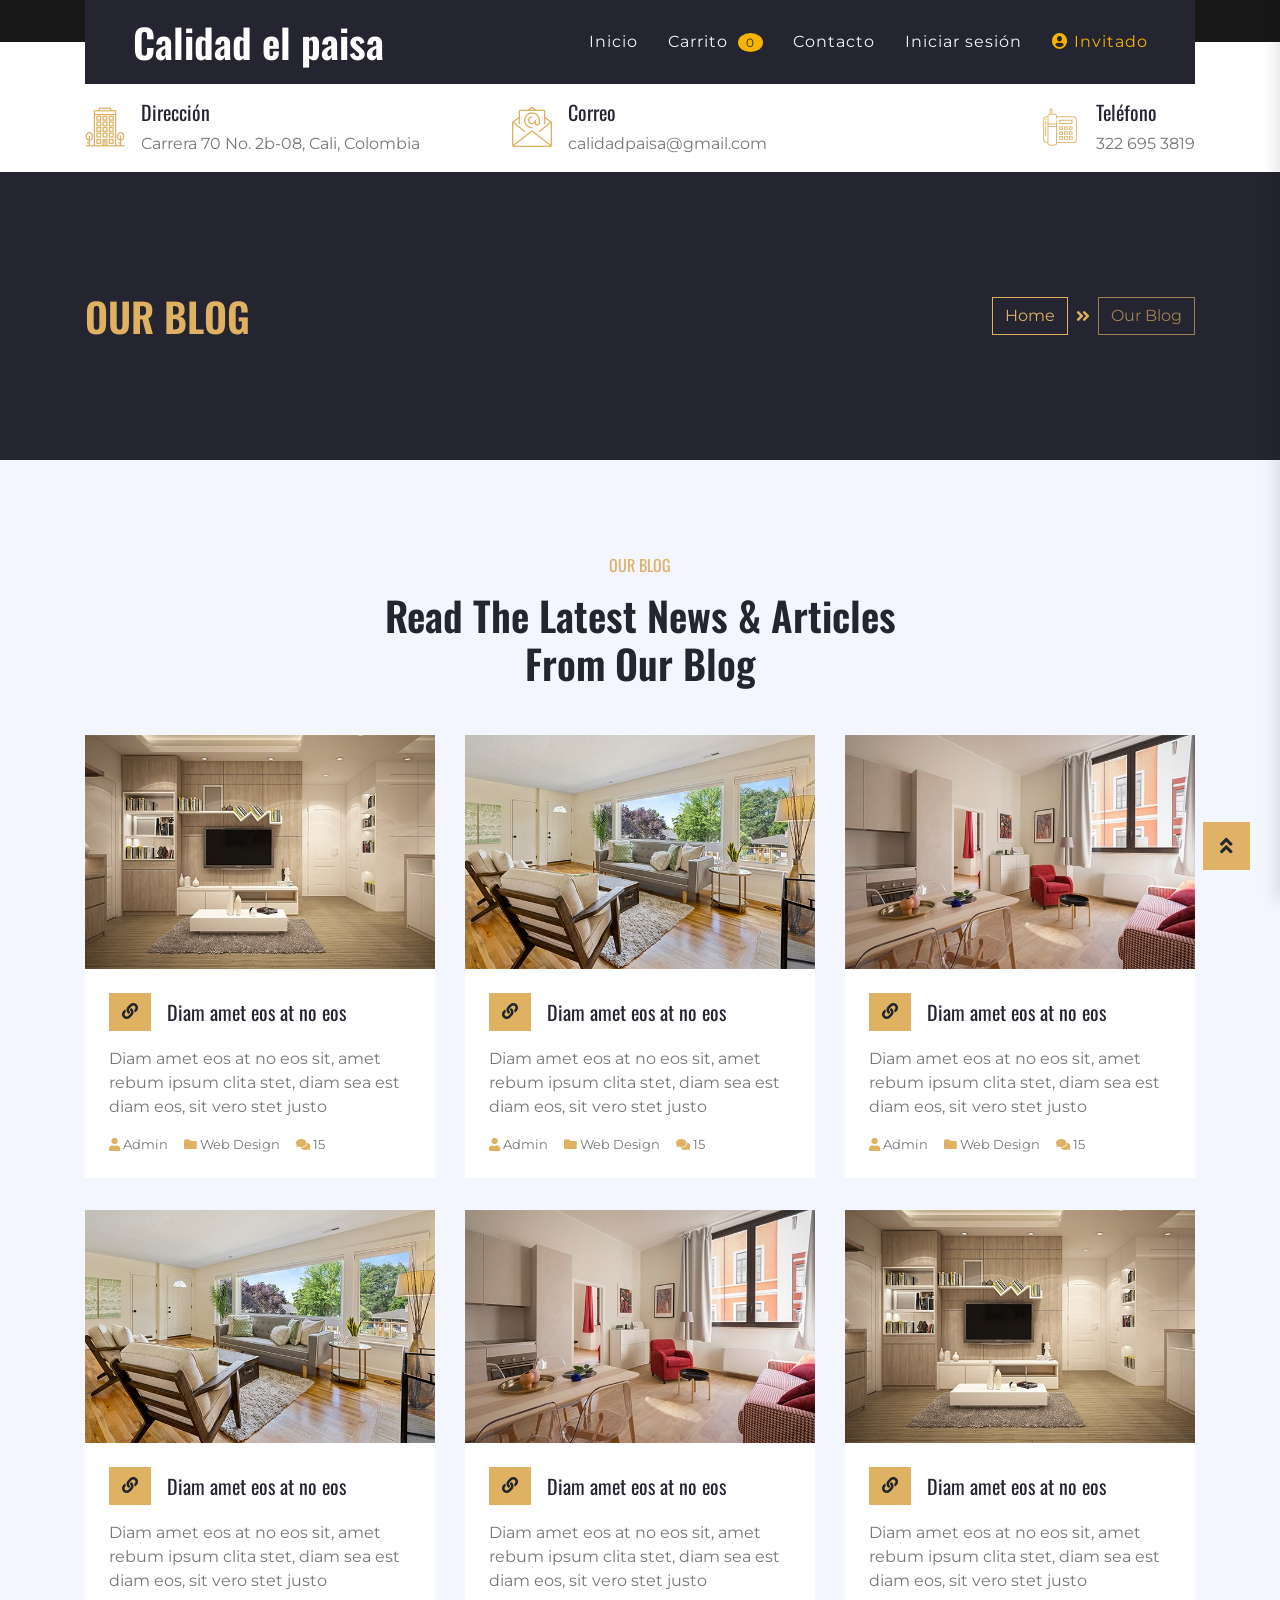
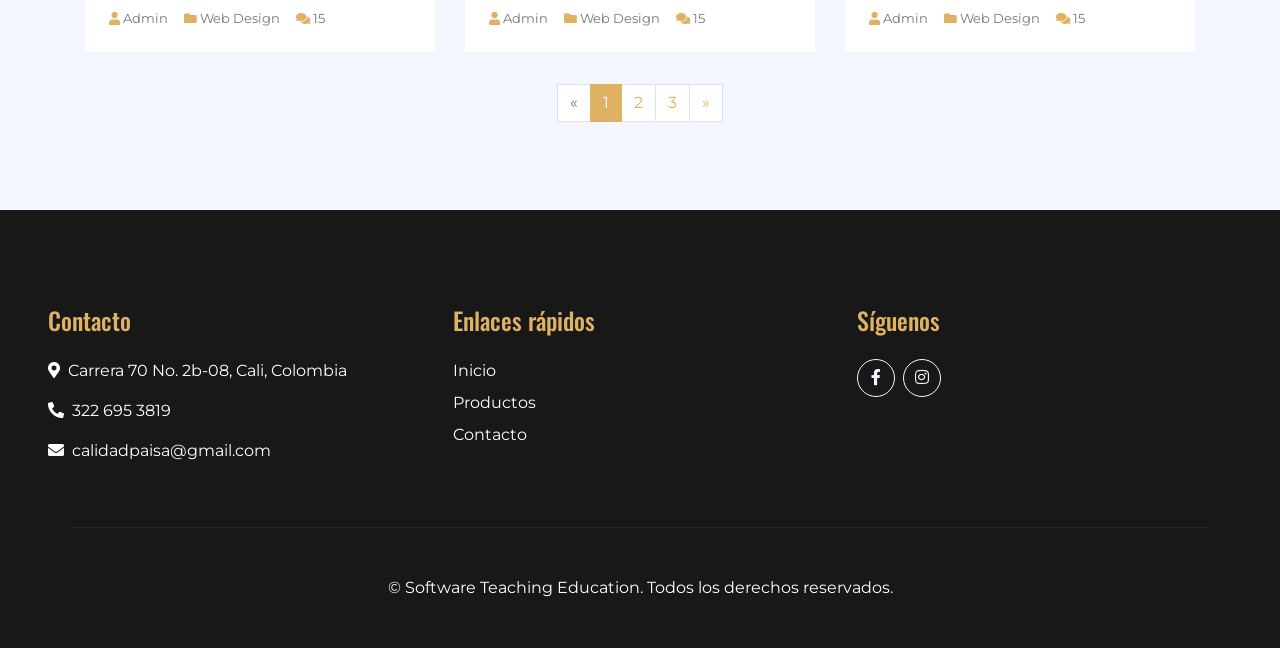
<file: blog.html>
<!DOCTYPE html>
<html lang="en">

<head>
    <meta charset="utf-8">
    <title>Calidad el paisa - Interior Design HTML Template</title>
    <meta content="width=device-width, initial-scale=1.0" name="viewport">
    <meta content="Free HTML Templates" name="keywords">
    <meta content="Free HTML Templates" name="description">

    <!-- Favicon -->
    <link href="img/favicon.ico" rel="icon">

    <!-- Google Web Fonts -->
    <link href="https://fonts.googleapis.com/css2?family=Montserrat&family=Oswald:wght@400;500;600&display=swap" rel="stylesheet"> 

    <!-- Font Awesome -->
    <link href="https://cdnjs.cloudflare.com/ajax/libs/font-awesome/5.10.0/css/all.min.css" rel="stylesheet">

    <!-- Flaticon Font -->
    <link href="lib/flaticon/font/flaticon.css" rel="stylesheet">

    <!-- Libraries Stylesheet -->
    <link href="lib/owlcarousel/assets/owl.carousel.min.css" rel="stylesheet">
    <link href="lib/lightbox/css/lightbox.min.css" rel="stylesheet">

    <!-- Customized Bootstrap Stylesheet -->
    <link href="css/style.css" rel="stylesheet">
    <link href="componentes/cart.css" rel="stylesheet">
</head>

<body>
    <div id="header-container"></div>


    <div id="info-contacto-container"></div>


    <!-- Page Header Start -->
    <div class="container-fluid bg-secondary py-5">
        <div class="container py-5">
            <div class="row align-items-center py-4">
                <div class="col-md-6 text-center text-md-left">
                    <h1 class="mb-4 mb-md-0 text-primary text-uppercase">Our Blog</h1>
                </div>
                <div class="col-md-6 text-center text-md-right">
                    <div class="d-inline-flex align-items-center">
                        <a class="btn btn-outline-primary" href="">Home</a>
                        <i class="fas fa-angle-double-right text-primary mx-2"></i>
                        <a class="btn btn-outline-primary disabled" href="">Our Blog</a>
                    </div>
                </div>
            </div>
        </div>
    </div>
    <!-- Page Header Start -->


    <!-- Blog Start -->
    <div class="container-fluid bg-light pt-5">
        <div class="container py-5">
            <div class="row justify-content-center">
                <div class="col-lg-6 col-md-8 col text-center mb-4">
                    <h6 class="text-primary font-weight-normal text-uppercase mb-3">Our Blog</h6>
                    <h1 class="mb-4">Read The Latest News & Articles From Our Blog</h1>
                </div>
            </div>
            <div class="row pb-3">
                <div class="col-md-4 mb-4">
                    <div class="card border-0 mb-2">
                        <img class="card-img-top" src="img/blog-1.jpg" alt="">
                        <div class="card-body bg-white p-4">
                            <div class="d-flex align-items-center mb-3">
                                <a class="btn btn-primary" href=""><i class="fa fa-link"></i></a>
                                <h5 class="m-0 ml-3 text-truncate">Diam amet eos at no eos</h5>
                            </div>
                            <p>Diam amet eos at no eos sit, amet rebum ipsum clita stet, diam sea est diam eos, sit vero stet justo</p>
                            <div class="d-flex">
                                <small class="mr-3"><i class="fa fa-user text-primary"></i> Admin</small>
                                <small class="mr-3"><i class="fa fa-folder text-primary"></i> Web Design</small>
                                <small class="mr-3"><i class="fa fa-comments text-primary"></i> 15</small>
                            </div>
                        </div>
                    </div>
                </div>
                <div class="col-md-4 mb-4">
                    <div class="card border-0 mb-2">
                        <img class="card-img-top" src="img/blog-2.jpg" alt="">
                        <div class="card-body bg-white p-4">
                            <div class="d-flex align-items-center mb-3">
                                <a class="btn btn-primary" href=""><i class="fa fa-link"></i></a>
                                <h5 class="m-0 ml-3 text-truncate">Diam amet eos at no eos</h5>
                            </div>
                            <p>Diam amet eos at no eos sit, amet rebum ipsum clita stet, diam sea est diam eos, sit vero stet justo</p>
                            <div class="d-flex">
                                <small class="mr-3"><i class="fa fa-user text-primary"></i> Admin</small>
                                <small class="mr-3"><i class="fa fa-folder text-primary"></i> Web Design</small>
                                <small class="mr-3"><i class="fa fa-comments text-primary"></i> 15</small>
                            </div>
                        </div>
                    </div>
                </div>
                <div class="col-md-4 mb-4">
                    <div class="card border-0 mb-2">
                        <img class="card-img-top" src="img/blog-3.jpg" alt="">
                        <div class="card-body bg-white p-4">
                            <div class="d-flex align-items-center mb-3">
                                <a class="btn btn-primary" href=""><i class="fa fa-link"></i></a>
                                <h5 class="m-0 ml-3 text-truncate">Diam amet eos at no eos</h5>
                            </div>
                            <p>Diam amet eos at no eos sit, amet rebum ipsum clita stet, diam sea est diam eos, sit vero stet justo</p>
                            <div class="d-flex">
                                <small class="mr-3"><i class="fa fa-user text-primary"></i> Admin</small>
                                <small class="mr-3"><i class="fa fa-folder text-primary"></i> Web Design</small>
                                <small class="mr-3"><i class="fa fa-comments text-primary"></i> 15</small>
                            </div>
                        </div>
                    </div>
                </div>
                <div class="col-md-4 mb-4">
                    <div class="card border-0 mb-2">
                        <img class="card-img-top" src="img/blog-2.jpg" alt="">
                        <div class="card-body bg-white p-4">
                            <div class="d-flex align-items-center mb-3">
                                <a class="btn btn-primary" href=""><i class="fa fa-link"></i></a>
                                <h5 class="m-0 ml-3 text-truncate">Diam amet eos at no eos</h5>
                            </div>
                            <p>Diam amet eos at no eos sit, amet rebum ipsum clita stet, diam sea est diam eos, sit vero stet justo</p>
                            <div class="d-flex">
                                <small class="mr-3"><i class="fa fa-user text-primary"></i> Admin</small>
                                <small class="mr-3"><i class="fa fa-folder text-primary"></i> Web Design</small>
                                <small class="mr-3"><i class="fa fa-comments text-primary"></i> 15</small>
                            </div>
                        </div>
                    </div>
                </div>
                <div class="col-md-4 mb-4">
                    <div class="card border-0 mb-2">
                        <img class="card-img-top" src="img/blog-3.jpg" alt="">
                        <div class="card-body bg-white p-4">
                            <div class="d-flex align-items-center mb-3">
                                <a class="btn btn-primary" href=""><i class="fa fa-link"></i></a>
                                <h5 class="m-0 ml-3 text-truncate">Diam amet eos at no eos</h5>
                            </div>
                            <p>Diam amet eos at no eos sit, amet rebum ipsum clita stet, diam sea est diam eos, sit vero stet justo</p>
                            <div class="d-flex">
                                <small class="mr-3"><i class="fa fa-user text-primary"></i> Admin</small>
                                <small class="mr-3"><i class="fa fa-folder text-primary"></i> Web Design</small>
                                <small class="mr-3"><i class="fa fa-comments text-primary"></i> 15</small>
                            </div>
                        </div>
                    </div>
                </div>
                <div class="col-md-4 mb-4">
                    <div class="card border-0 mb-2">
                        <img class="card-img-top" src="img/blog-1.jpg" alt="">
                        <div class="card-body bg-white p-4">
                            <div class="d-flex align-items-center mb-3">
                                <a class="btn btn-primary" href=""><i class="fa fa-link"></i></a>
                                <h5 class="m-0 ml-3 text-truncate">Diam amet eos at no eos</h5>
                            </div>
                            <p>Diam amet eos at no eos sit, amet rebum ipsum clita stet, diam sea est diam eos, sit vero stet justo</p>
                            <div class="d-flex">
                                <small class="mr-3"><i class="fa fa-user text-primary"></i> Admin</small>
                                <small class="mr-3"><i class="fa fa-folder text-primary"></i> Web Design</small>
                                <small class="mr-3"><i class="fa fa-comments text-primary"></i> 15</small>
                            </div>
                        </div>
                    </div>
                </div>
                <div class="col-md-12 mb-4">
                    <nav aria-label="Page navigation">
                      <ul class="pagination justify-content-center mb-0">
                        <li class="page-item disabled">
                          <a class="page-link" href="#" aria-label="Previous">
                            <span aria-hidden="true">&laquo;</span>
                            <span class="sr-only">Previous</span>
                          </a>
                        </li>
                        <li class="page-item active"><a class="page-link" href="#">1</a></li>
                        <li class="page-item"><a class="page-link" href="#">2</a></li>
                        <li class="page-item"><a class="page-link" href="#">3</a></li>
                        <li class="page-item">
                          <a class="page-link" href="#" aria-label="Next">
                            <span aria-hidden="true">&raquo;</span>
                            <span class="sr-only">Next</span>
                          </a>
                        </li>
                      </ul>
                    </nav>
                </div>
            </div>
        </div>
    </div>
    <!-- Blog End -->


    <div id="footer-container"></div>

    <a href="#" class="btn btn-lg btn-primary back-to-top"><i class="fa fa-angle-double-up"></i></a>


    <!-- JavaScript Libraries -->
    <script src="https://code.jquery.com/jquery-3.4.1.min.js"></script>
    <script src="https://stackpath.bootstrapcdn.com/bootstrap/4.4.1/js/bootstrap.bundle.min.js"></script>
    <script src="lib/easing/easing.min.js"></script>
    <script src="lib/owlcarousel/owl.carousel.min.js"></script>
    <script src="lib/isotope/isotope.pkgd.min.js"></script>
    <script src="lib/lightbox/js/lightbox.min.js"></script>

    <!-- Contact Javascript File -->
    <script src="mail/jqBootstrapValidation.min.js"></script>
    <script src="mail/contact.js"></script>

    <!-- Template Javascript -->
    <script src="js/main.js"></script>
    <script src="js/api.js"></script>
    <script src="componentes/header.js"></script>
    <script src="componentes/info-contacto.js"></script>
    <script src="componentes/cart.js"></script>
    <script src="componentes/footer.js"></script>
    <div id="cart-container"></div>
</body>

</html>
</file>
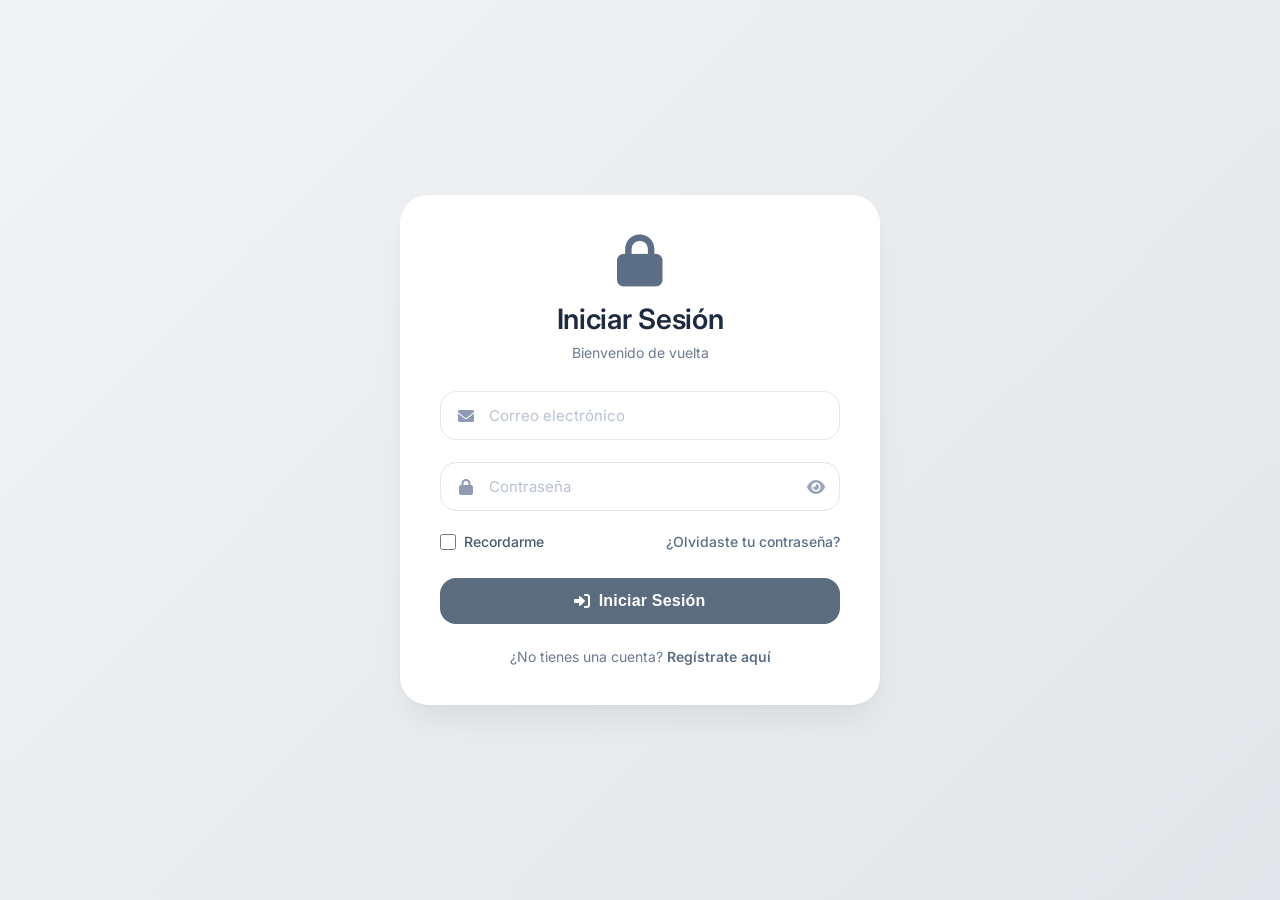
<file: brawl.html>
<!DOCTYPE html>
<html lang="es">
<head>
<meta charset="UTF-8">
<meta name="viewport" content="width=device-width, initial-scale=1.0">
<title>Sistema de Autenticación · Gris & Blanco</title>
<link href="https://fonts.googleapis.com/css2?family=Inter:wght@300;400;500;600;700&display=swap" rel="stylesheet">
<link rel="stylesheet" href="https://cdnjs.cloudflare.com/ajax/libs/font-awesome/6.0.0/css/all.min.css">
<style>
* {
    margin: 0;
    padding: 0;
    box-sizing: border-box;
}

body {
    font-family: 'Inter', sans-serif;
    background: linear-gradient(135deg, #f1f3f5 0%, #e2e6ea 100%);
    min-height: 100vh;
    display: flex;
    align-items: center;
    justify-content: center;
    padding: 20px;
}

.container {
    width: 100%;
    max-width: 480px;
    animation: fadeIn 0.5s ease;
}

@keyframes fadeIn {
    from {
        opacity: 0;
        transform: translateY(-20px);
    }
    to {
        opacity: 1;
        transform: translateY(0);
    }
}

.card {
    background: #ffffff;
    border-radius: 28px;
    padding: 40px;
    box-shadow: 0 20px 35px -10px rgba(0, 0, 0, 0.08), 0 2px 4px rgba(0, 0, 0, 0.02);
    transition: transform 0.25s ease, box-shadow 0.3s ease;
}

.card:hover {
    transform: translateY(-4px);
    box-shadow: 0 25px 40px -12px rgba(0, 0, 0, 0.12);
}

.card-header {
    text-align: center;
    margin-bottom: 30px;
}

.logo {
    font-size: 52px;
    color: #5c6f87;
    margin-bottom: 15px;
    transition: color 0.2s;
}

.card-header h2 {
    color: #1e2a3e;
    font-size: 28px;
    margin-bottom: 8px;
    font-weight: 600;
    letter-spacing: -0.3px;
}

.card-header p {
    color: #6c7a8e;
    font-size: 14px;
    font-weight: 400;
}

.input-group {
    position: relative;
    margin-bottom: 22px;
}

.input-group i {
    position: absolute;
    left: 16px;
    top: 50%;
    transform: translateY(-50%);
    color: #8f9bb3;
    font-size: 16px;
    transition: color 0.2s;
    width: 20px;
    text-align: center;
}

.input-group input {
    width: 100%;
    padding: 14px 48px 14px 48px;
    border: 1.5px solid #e2e8f0;
    border-radius: 16px;
    font-size: 15px;
    font-weight: 500;
    background-color: #ffffff;
    transition: all 0.2s ease;
    font-family: 'Inter', sans-serif;
    color: #1e2a3e;
}

.input-group input:focus {
    outline: none;
    border-color: #8f9bb3;
    box-shadow: 0 0 0 3px rgba(108, 117, 125, 0.12);
}

.input-group input::placeholder {
    color: #b9c2d0;
    font-weight: 400;
}

.input-group .toggle-password {
    position: absolute;
    left: auto;
    right: 14px;
    top: 50%;
    transform: translateY(-50%);
    cursor: pointer;
    color: #9aa6b9;
    font-size: 16px;
    transition: color 0.2s;
    width: 20px;
    text-align: center;
}

.toggle-password:hover {
    color: #4a5b6e;
}

.password-strength {
    margin-top: -8px;
    margin-bottom: 22px;
}

.strength-bar {
    height: 5px;
    background: #e9edf2;
    border-radius: 4px;
    margin-top: 8px;
    transition: width 0.25s ease, background-color 0.2s;
    width: 0;
}

.strength-text {
    font-size: 12px;
    color: #6c7a8e;
    display: block;
    margin-top: 6px;
    font-weight: 500;
    transition: color 0.2s;
}

.form-options {
    display: flex;
    justify-content: space-between;
    align-items: center;
    margin-bottom: 28px;
    font-size: 14px;
}

.checkbox-label {
    display: flex;
    align-items: center;
    gap: 8px;
    color: #4a5b6e;
    cursor: pointer;
    font-weight: 500;
}

.checkbox-label input {
    accent-color: #6c7a8e;
    width: 16px;
    height: 16px;
}

.forgot-link {
    color: #5c6f87;
    text-decoration: none;
    font-weight: 500;
    transition: color 0.2s;
}

.forgot-link:hover {
    color: #2c3e50;
    text-decoration: underline;
}

.btn-primary {
    width: 100%;
    padding: 14px;
    background: #5a6c7e;
    color: white;
    border: none;
    border-radius: 16px;
    font-size: 16px;
    font-weight: 600;
    cursor: pointer;
    transition: all 0.2s ease;
    margin-bottom: 12px;
    display: flex;
    align-items: center;
    justify-content: center;
    gap: 8px;
    letter-spacing: 0.2px;
}

.btn-primary i {
    font-size: 16px;
    color: white;
}

.btn-primary:hover {
    background: #4a5b6e;
    transform: translateY(-2px);
    box-shadow: 0 6px 14px rgba(74, 91, 110, 0.2);
}

.btn-secondary {
    width: 100%;
    padding: 12px;
    background: #ffffff;
    color: #5c6f87;
    border: 1.5px solid #e2e8f0;
    border-radius: 16px;
    font-size: 15px;
    font-weight: 500;
    cursor: pointer;
    transition: all 0.2s ease;
    display: flex;
    align-items: center;
    justify-content: center;
    gap: 8px;
}

.btn-secondary:hover {
    background: #f8fafc;
    color: #3e4e62;
    border-color: #cbd5e1;
}

.footer-note {
    text-align: center;
    margin-top: 24px;
    font-size: 14px;
    color: #6c7a8e;
}

.footer-note a {
    color: #5c6f87;
    text-decoration: none;
    font-weight: 600;
    transition: color 0.2s;
}

.footer-note a:hover {
    color: #2c3e50;
    text-decoration: underline;
}

/* Notificaciones en escala de grises */
.notification {
    position: fixed;
    top: 24px;
    right: 24px;
    padding: 14px 20px;
    border-radius: 16px;
    background: #ffffff;
    box-shadow: 0 12px 24px -8px rgba(0, 0, 0, 0.12);
    transform: translateX(420px);
    transition: transform 0.3s cubic-bezier(0.2, 0.9, 0.4, 1.1);
    z-index: 1000;
    max-width: 360px;
    font-size: 14px;
    display: flex;
    align-items: center;
    gap: 12px;
    font-weight: 500;
    backdrop-filter: blur(2px);
}

.notification.show {
    transform: translateX(0);
}

.notification.success {
    border-left: 4px solid #5f7f6e;
    color: #2c3e2f;
}

.notification.error {
    border-left: 4px solid #8b6b6b;
    color: #4a3b3b;
}

.notification i {
    font-size: 18px;
}

.notification.success i {
    color: #5f7f6e;
}

.notification.error i {
    color: #8b6b6b;
}

@media (max-width: 480px) {
    .card {
        padding: 32px 20px;
    }
    .notification {
        left: 20px;
        right: 20px;
        max-width: calc(100% - 40px);
    }
}
</style>
</head>
<body>
<div class="container" id="authContainer"></div>

<div id="notification" class="notification"></div>

<script src="js/api.js"></script>
<script>
    // ---------- Generador de tarjetas ----------
    function createCard(config) {
        var fieldsHtml = config.fields.map(function(f) {
            var toggleIcon = f.toggle ? '<i class="fas fa-eye toggle-password" data-target="' + f.id + '"></i>' : '';
            return '<div class="input-group">' +
                '<i class="fas ' + f.icon + '"></i>' +
                '<input type="' + f.type + '" id="' + f.id + '" placeholder="' + f.placeholder + '" required>' +
                toggleIcon +
            '</div>';
        }).join('');

        var extraHtml = config.extraAfterFields || '';
        var secondaryBtnHtml = config.secondaryBtn
            ? '<button type="button" class="btn-secondary" id="' + config.secondaryBtn.id + '"><i class="fas ' + config.secondaryBtn.icon + '"></i> ' + config.secondaryBtn.text + '</button>'
            : '';

        return '<div class="card" id="' + config.cardId + '" style="' + (config.hidden ? 'display:none;' : '') + '">' +
            '<div class="card-header">' +
                '<i class="fas ' + config.icon + ' logo"></i>' +
                '<h2>' + config.title + '</h2>' +
                '<p>' + config.desc + '</p>' +
            '</div>' +
            '<form id="' + config.formId + '">' +
                fieldsHtml +
                extraHtml +
                '<button type="submit" class="btn-primary"><i class="fas ' + config.btnIcon + '"></i> ' + config.btnText + '</button>' +
                secondaryBtnHtml +
            '</form>' +
            '<div class="footer-note">' + config.footerHtml + '</div>' +
        '</div>';
    }

    var cardsHtml = createCard({
        cardId: 'registerCard', formId: 'registerForm',
        icon: 'fa-user-plus', title: 'Crear cuenta', desc: 'Regístrate en segundos',
        fields: [
            { icon: 'fa-user', type: 'text', id: 'regName', placeholder: 'Nombre completo' },
            { icon: 'fa-envelope', type: 'email', id: 'regEmail', placeholder: 'Correo electrónico' },
            { icon: 'fa-lock', type: 'password', id: 'regPassword', placeholder: 'Contraseña', toggle: true },
            { icon: 'fa-check-circle', type: 'password', id: 'regConfirm', placeholder: 'Confirmar contraseña', toggle: true }
        ],
        extraAfterFields: '<div class="password-strength"><div class="strength-bar" id="strengthBar"></div><small class="strength-text" id="strengthText"></small></div>',
        btnIcon: 'fa-user-check', btnText: 'Registrarse',
        footerHtml: '¿Ya tienes una cuenta? <a href="#" id="showLoginFromReg">Inicia sesión aquí</a>'
    }) + createCard({
        cardId: 'loginCard', formId: 'loginForm', hidden: true,
        icon: 'fa-lock', title: 'Iniciar Sesión', desc: 'Bienvenido de vuelta',
        fields: [
            { icon: 'fa-envelope', type: 'email', id: 'loginEmail', placeholder: 'Correo electrónico' },
            { icon: 'fa-lock', type: 'password', id: 'loginPassword', placeholder: 'Contraseña', toggle: true }
        ],
        extraAfterFields: '<div class="form-options"><label class="checkbox-label"><input type="checkbox" id="rememberMe"> Recordarme</label><a href="#" id="showRecoveryFromLogin" class="forgot-link">¿Olvidaste tu contraseña?</a></div>',
        btnIcon: 'fa-sign-in-alt', btnText: 'Iniciar Sesión',
        footerHtml: '¿No tienes una cuenta? <a href="#" id="showRegisterFromLogin">Regístrate aquí</a>'
    }) + createCard({
        cardId: 'recoveryCard', formId: 'recoveryForm', hidden: true,
        icon: 'fa-key', title: 'Recuperar acceso', desc: 'Te enviaremos un enlace para restablecer tu contraseña',
        fields: [
            { icon: 'fa-envelope', type: 'email', id: 'recoveryEmail', placeholder: 'correo@ejemplo.com' }
        ],
        btnIcon: 'fa-paper-plane', btnText: 'Enviar instrucciones',
        secondaryBtn: { id: 'backToLoginFromRecovery', icon: 'fa-arrow-left', text: 'Volver al inicio' },
        footerHtml: '¿Aún sin cuenta? <a href="#" id="showRegisterFromRecovery">Regístrate aquí</a>'
    });

    document.getElementById('authContainer').innerHTML = cardsHtml;

    // ---------- DOM Elements ----------
    var registerCard = document.getElementById('registerCard');
    var loginCard = document.getElementById('loginCard');
    var recoveryCard = document.getElementById('recoveryCard');

    var registerForm = document.getElementById('registerForm');
    var loginForm = document.getElementById('loginForm');
    var recoveryForm = document.getElementById('recoveryForm');

    var regName = document.getElementById('regName');
    var regEmail = document.getElementById('regEmail');
    var regPassword = document.getElementById('regPassword');
    var regConfirm = document.getElementById('regConfirm');
    var strengthBar = document.getElementById('strengthBar');
    var strengthText = document.getElementById('strengthText');

    var loginEmail = document.getElementById('loginEmail');
    var loginPassword = document.getElementById('loginPassword');
    var rememberMe = document.getElementById('rememberMe');

    var recoveryEmail = document.getElementById('recoveryEmail');

    var notification = document.getElementById('notification');

    // ---------- Helpers UI ----------
    function showCard(cardId) {
        registerCard.style.display = 'none';
        loginCard.style.display = 'none';
        recoveryCard.style.display = 'none';
        if (cardId === 'register') registerCard.style.display = 'block';
        else if (cardId === 'login') loginCard.style.display = 'block';
        else if (cardId === 'recovery') recoveryCard.style.display = 'block';
    }

    function showNotification(msg, type) {
        const icon = type === 'success' ? 'fa-check-circle' : 'fa-exclamation-circle';
        notification.innerHTML = '<i class="fas ' + icon + '"></i> ' + msg;
        notification.className = 'notification show ' + type;
        setTimeout(function() { notification.classList.remove('show'); }, 4200);
    }

    // ---------- Password Strength ----------
    function checkStrength(pwd) {
        var strength = 0;
        if (pwd.length >= 8) strength++;
        if (/[a-z]/.test(pwd)) strength++;
        if (/[A-Z]/.test(pwd)) strength++;
        if (/[0-9]/.test(pwd)) strength++;
        if (/[$@#&!]/.test(pwd)) strength++;

        var width = (strength / 5) * 100;
        var color, text;

        switch (strength) {
            case 0: color = '#d1d9e8'; text = 'Muy débil'; break;
            case 1: color = '#b7c2d4'; text = 'Débil'; break;
            case 2: color = '#8f9bb3'; text = 'Regular'; break;
            case 3: color = '#6c7a8e'; text = 'Fuerte'; break;
            case 4: color = '#4a5b6e'; text = 'Muy fuerte'; break;
            case 5: color = '#2c3e50'; text = 'Excelente'; break;
            default: color = '#e2e8f0'; text = '';
        }

        if (pwd.length === 0) {
            strengthBar.style.width = '0%';
            strengthText.textContent = '';
            return;
        }

        strengthBar.style.width = width + '%';
        strengthBar.style.backgroundColor = color;
        strengthText.textContent = text;
        strengthText.style.color = '#4a5b6e';
    }

    regPassword.addEventListener('input', function(e) { checkStrength(e.target.value); });

    // Toggle password
    document.querySelectorAll('.toggle-password').forEach(function(icon) {
        icon.addEventListener('click', function() {
            var targetId = this.getAttribute('data-target');
            var targetInput = document.getElementById(targetId);
            if (targetInput) {
                targetInput.type = targetInput.type === 'password' ? 'text' : 'password';
                this.classList.toggle('fa-eye-slash');
            }
        });
    });

    // ---------- Registro (API) ----------
    registerForm.addEventListener('submit', function(e) {
        e.preventDefault();
        var name = regName.value.trim();
        var email = regEmail.value.trim();
        var password = regPassword.value;
        var confirm = regConfirm.value;

        if (!name) { showNotification('Ingresa tu nombre completo', 'error'); return; }
        if (!/^[^\s@]+@([^\s@]+\.)+[^\s@]+$/.test(email)) { showNotification('Correo electrónico inválido', 'error'); return; }
        if (password.length < 6) { showNotification('La contraseña debe tener al menos 6 caracteres', 'error'); return; }
        if (password !== confirm) { showNotification('Las contraseñas no coinciden', 'error'); return; }

        API.register(name, email, password).then(function(res) {
            if (res.success) {
                showNotification('Registro exitoso. ¡Ahora inicia sesión!', 'success');
                registerForm.reset();
                strengthBar.style.width = '0';
                strengthText.textContent = '';
                showCard('login');
            } else {
                showNotification(res.message, 'error');
            }
        }).catch(function() {
            showNotification('Error de conexión con el servidor', 'error');
        });
    });

    // ---------- Login (API) ----------
    var rememberedEmail = localStorage.getItem('rememberedEmail');
    if (rememberedEmail) {
        loginEmail.value = rememberedEmail;
        rememberMe.checked = true;
    }

    loginForm.addEventListener('submit', function(e) {
        e.preventDefault();
        var email = loginEmail.value.trim();
        var password = loginPassword.value;

        if (!email || !password) { showNotification('Completa todos los campos', 'error'); return; }

        API.login(email, password).then(function(res) {
            if (res.success) {
                if (rememberMe.checked) {
                    localStorage.setItem('rememberedEmail', email);
                } else {
                    localStorage.removeItem('rememberedEmail');
                }
                Session.set({ nombre: res.user.nombre, email: res.user.email, id: res.user.id, rol: res.user.rol });
                window.location.href = res.user.rol === 'admin' ? 'admin.html' : 'shop.html';
            } else {
                showNotification(res.message, 'error');
            }
        }).catch(function() {
            showNotification('Error de conexión con el servidor', 'error');
        });
    });

    // ---------- Recuperación (API) ----------
    recoveryForm.addEventListener('submit', function(e) {
        e.preventDefault();
        var email = recoveryEmail.value.trim();
        if (!email || !/^[^\s@]+@([^\s@]+\.)+[^\s@]+$/.test(email)) {
            showNotification('Ingresa un correo válido', 'error');
            return;
        }

        API.recovery(email).then(function(res) {
            if (res.success) {
                showNotification('Instrucciones enviadas a ' + email + '. Revisa tu bandeja.', 'success');
                recoveryEmail.value = '';
            } else {
                showNotification(res.message, 'error');
            }
        }).catch(function() {
            showNotification('Error de conexión con el servidor', 'error');
        });
    });

    // ---------- Navegación entre tarjetas ----------
    document.getElementById('showLoginFromReg').addEventListener('click', function(e) { e.preventDefault(); showCard('login'); });
    document.getElementById('showRegisterFromLogin').addEventListener('click', function(e) { e.preventDefault(); showCard('register'); });
    document.getElementById('showRecoveryFromLogin').addEventListener('click', function(e) { e.preventDefault(); showCard('recovery'); });
    document.getElementById('backToLoginFromRecovery').addEventListener('click', function() { showCard('login'); });
    document.getElementById('showRegisterFromRecovery').addEventListener('click', function(e) { e.preventDefault(); showCard('register'); });

    showCard('login');
</script>
</body>
</html>
</file>
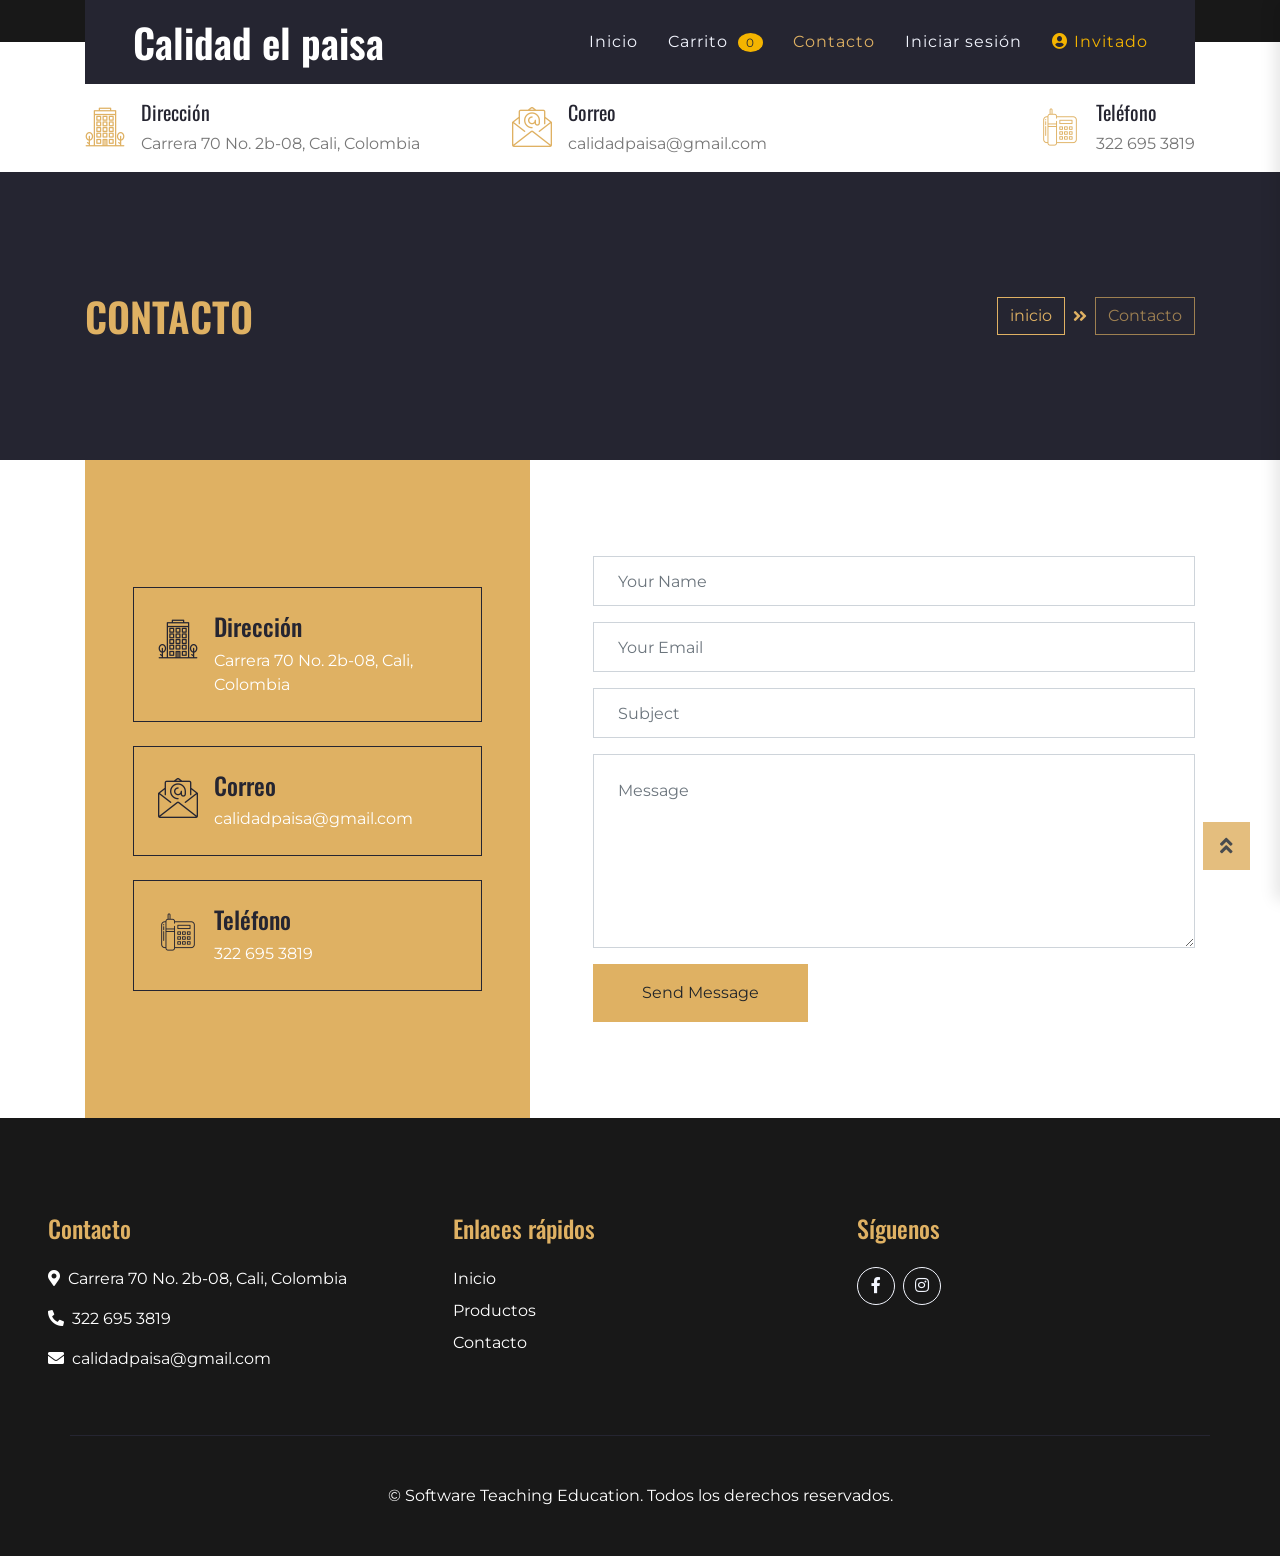
<file: contact.html>
<!DOCTYPE html>
<html lang="en">

<head>
    <meta charset="utf-8">
    <title>Calidad el paisa - Interior Design HTML Template</title>
    <meta content="width=device-width, initial-scale=1.0" name="viewport">
    <meta content="Free HTML Templates" name="keywords">
    <meta content="Free HTML Templates" name="description">

    <!-- Favicon -->
    <link href="img/favicon.ico" rel="icon">

    <!-- Google Web Fonts -->
    <link href="https://fonts.googleapis.com/css2?family=Montserrat&family=Oswald:wght@400;500;600&display=swap" rel="stylesheet"> 

    <!-- Font Awesome -->
    <link href="https://cdnjs.cloudflare.com/ajax/libs/font-awesome/5.10.0/css/all.min.css" rel="stylesheet">

    <!-- Flaticon Font -->
    <link href="lib/flaticon/font/flaticon.css" rel="stylesheet">

    <!-- Libraries Stylesheet -->
    <link href="lib/owlcarousel/assets/owl.carousel.min.css" rel="stylesheet">
    <link href="lib/lightbox/css/lightbox.min.css" rel="stylesheet">

    <!-- Customized Bootstrap Stylesheet -->
    <link href="css/style.css" rel="stylesheet">
    <link href="componentes/cart.css" rel="stylesheet">
</head>

<body>
    <div id="header-container"></div>


    <div id="info-contacto-container"></div>


    <!-- Page Header Start -->
    <div class="container-fluid bg-secondary py-5">
        <div class="container py-5">
            <div class="row align-items-center py-4">
                <div class="col-md-6 text-center text-md-left">
                    <h1 class="mb-4 mb-md-0 text-primary text-uppercase">Contacto</h1>
                </div>
                <div class="col-md-6 text-center text-md-right">
                    <div class="d-inline-flex align-items-center">
                        <a class="btn btn-outline-primary" href="shop.html">inicio</a>
                        <i class="fas fa-angle-double-right text-primary mx-2"></i>
                        <a class="btn btn-outline-primary disabled" href="">Contacto</a>
                    </div>
                </div>
            </div>
        </div>
    </div>
    <!-- Page Header Start -->


    <!-- Contact Start -->
    <div class="container-fluid bg-white">
        <div class="container">
            <div class="row">
                <div class="col-lg-5">
                    <div class="d-flex flex-column justify-content-center bg-primary h-100 p-5">
                        <div class="d-inline-flex border border-secondary p-4 mb-4">
                            <h1 class="flaticon-office font-weight-normal text-secondary m-0 mr-3"></h1>
                            <div class="d-flex flex-column">
                                <h4>Dirección</h4>
                                <p class="m-0 text-white">Carrera 70 No. 2b-08, Cali, Colombia</p>
                            </div>
                        </div>
                        <div class="d-inline-flex border border-secondary p-4 mb-4">
                            <h1 class="flaticon-email font-weight-normal text-secondary m-0 mr-3"></h1>
                            <div class="d-flex flex-column">
                                <h4>Correo</h4>
                                <p class="m-0 text-white">calidadpaisa@gmail.com</p>
                            </div>
                        </div>
                        <div class="d-inline-flex border border-secondary p-4">
                            <h1 class="flaticon-telephone font-weight-normal text-secondary m-0 mr-3"></h1>
                            <div class="d-flex flex-column">
                                <h4>Teléfono</h4>
                                <p class="m-0 text-white">322 695 3819</p>
                            </div>
                        </div>
                    </div>
                </div>
                <div class="col-lg-7 mb-5 my-lg-5 py-5 pl-lg-5">
                    <div class="contact-form">
                        <div id="success"></div>
                        <form name="sentMessage" id="contactForm" novalidate="novalidate">
                            <div class="control-group">
                                <input type="text" class="form-control p-4" id="name" placeholder="Your Name" required="required" data-validation-required-message="Please enter your name" />
                                <p class="help-block text-danger"></p>
                            </div>
                            <div class="control-group">
                                <input type="email" class="form-control p-4" id="email" placeholder="Your Email" required="required" data-validation-required-message="Please enter your email" />
                                <p class="help-block text-danger"></p>
                            </div>
                            <div class="control-group">
                                <input type="text" class="form-control p-4" id="subject" placeholder="Subject" required="required" data-validation-required-message="Please enter a subject" />
                                <p class="help-block text-danger"></p>
                            </div>
                            <div class="control-group">
                                <textarea class="form-control p-4" rows="6" id="message" placeholder="Message" required="required" data-validation-required-message="Please enter your message"></textarea>
                                <p class="help-block text-danger"></p>
                            </div>
                            <div>
                                <button class="btn btn-primary py-3 px-5" type="submit" id="sendMessageButton">Send Message</button>
                            </div>
                        </form>
                    </div>
                </div>
            </div>
        </div>
    </div>
    <!-- Contact End -->


    <div id="footer-container"></div>

    <a href="#" class="btn btn-lg btn-primary back-to-top"><i class="fa fa-angle-double-up"></i></a>


    <!-- JavaScript Libraries -->
    <script src="https://code.jquery.com/jquery-3.4.1.min.js"></script>
    <script src="https://stackpath.bootstrapcdn.com/bootstrap/4.4.1/js/bootstrap.bundle.min.js"></script>
    <script src="lib/easing/easing.min.js"></script>
    <script src="lib/owlcarousel/owl.carousel.min.js"></script>
    <script src="lib/isotope/isotope.pkgd.min.js"></script>
    <script src="lib/lightbox/js/lightbox.min.js"></script>

    <!-- Contact Javascript File -->
    <script src="mail/jqBootstrapValidation.min.js"></script>
    <script src="mail/contact.js"></script>

    <!-- Template Javascript -->
    <script src="js/main.js"></script>
    <script src="js/api.js"></script>
    <script src="componentes/header.js"></script>
    <script src="componentes/info-contacto.js"></script>
    <script src="componentes/cart.js"></script>
    <script src="componentes/footer.js"></script>
    <script>
        document.querySelector('.col-lg-3.col-md-6.mb-5 form').addEventListener('submit', function(e) {
            e.preventDefault();
            var inputs = this.querySelectorAll('input');
            var name = inputs[0].value.trim();
            var email = inputs[1].value.trim();
            if (!email) { alert('Ingresa tu correo electrónico'); return; }
            API.suscribir(email, name).then(function(res) {
                alert(res.message);
                if (res.success) this.reset();
            }.bind(this));
        });
    </script>
    <div id="cart-container"></div>
</body>

</html>
</file>
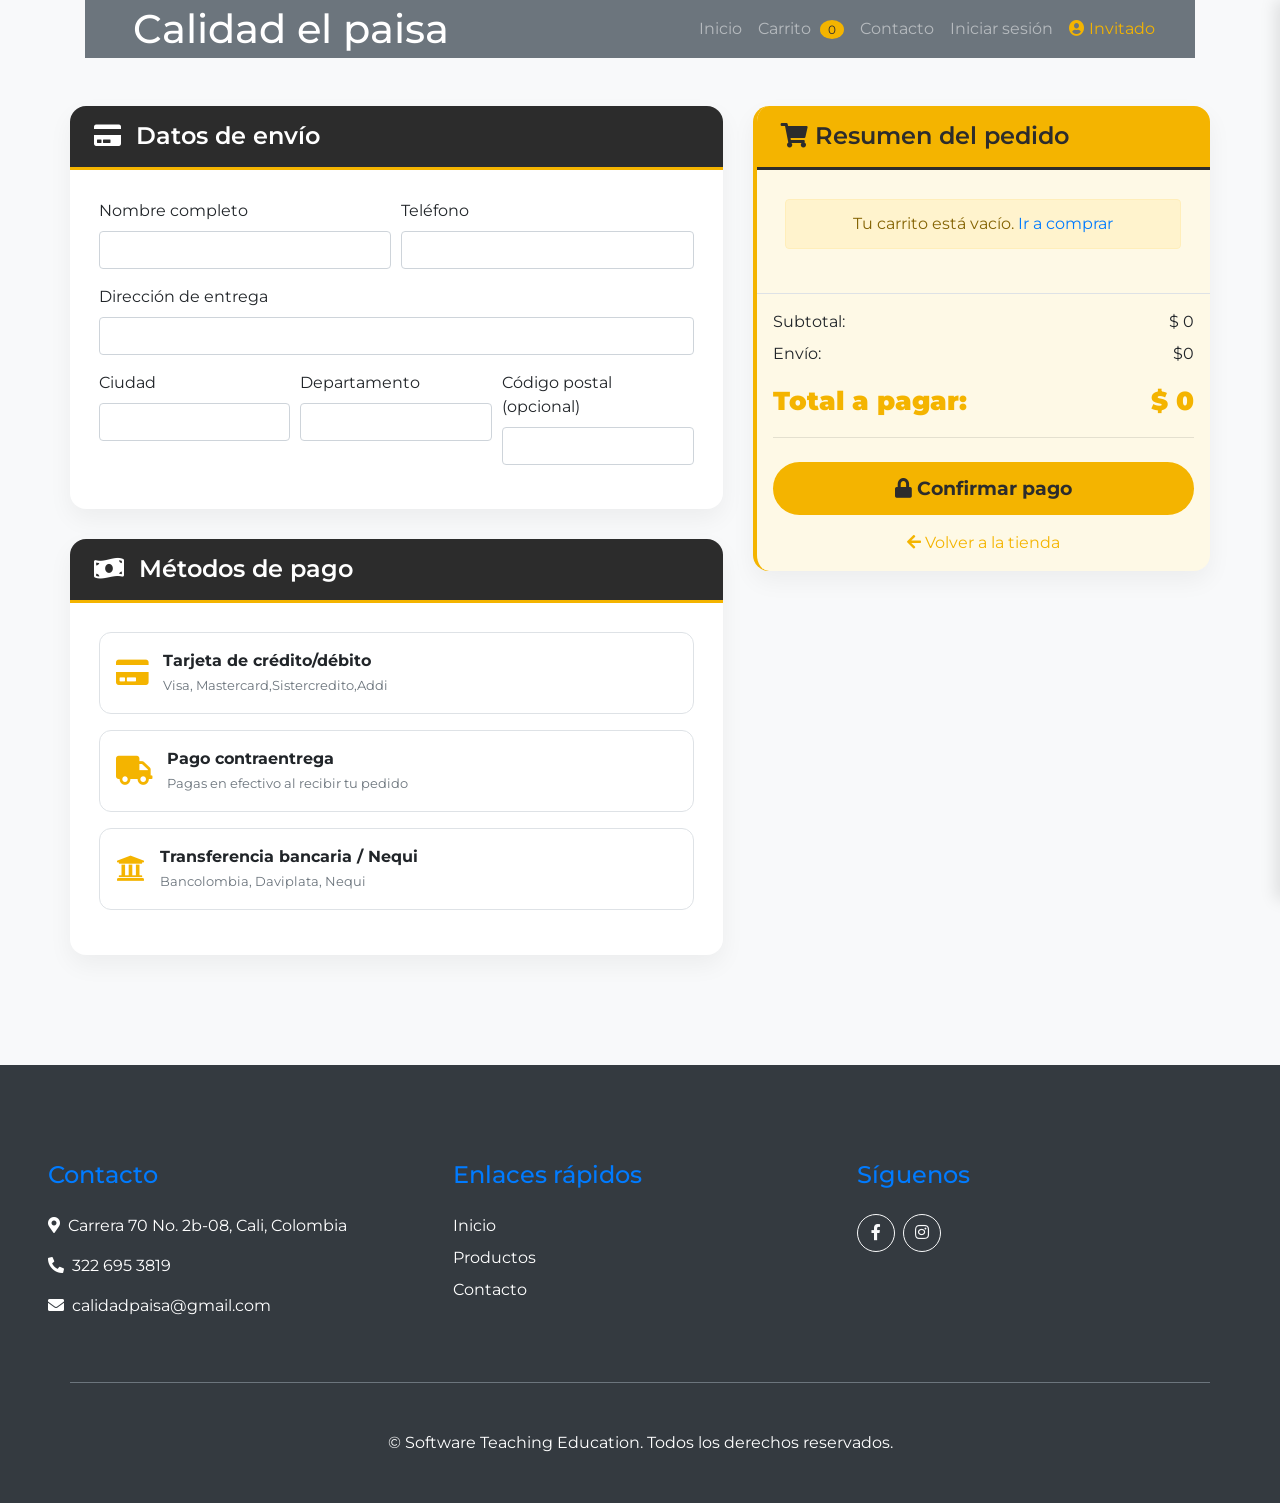
<file: pago.html>
<!DOCTYPE html>
<html lang="es">

<head>
    <meta charset="utf-8">
    <title>Calidad el paisa - Pago y métodos de pago</title>
    <meta content="width=device-width, initial-scale=1.0" name="viewport">
    <meta content="Muebles, pago, métodos de pago, Calidad el paisa" name="keywords">
    <meta content="Finaliza tu compra con los métodos de pago seguros de Calidad el paisa" name="description">

    <!-- Favicon -->
    <link href="img/favicon.ico" rel="icon">

    <!-- Google Web Fonts -->
    <link href="https://fonts.googleapis.com/css2?family=Montserrat&family=Oswald:wght@400;500;600&display=swap" rel="stylesheet">

    <!-- Font Awesome -->
    <link href="https://cdnjs.cloudflare.com/ajax/libs/font-awesome/5.10.0/css/all.min.css" rel="stylesheet">

    <!-- Bootstrap -->
    <link href="https://stackpath.bootstrapcdn.com/bootstrap/4.4.1/css/bootstrap.min.css" rel="stylesheet">
    <link href="componentes/cart.css" rel="stylesheet">

    <style>
        body {
            background: #f8f9fa;
            font-family: 'Montserrat', sans-serif;
        }
        .payment-section {
            padding: 3rem 0;
        }
        .payment-card {
            background: white;
            border-radius: 16px;
            box-shadow: 0 10px 25px rgba(0,0,0,0.05);
            overflow: hidden;
            margin-bottom: 30px;
            border: none;
        }
        .payment-header {
            background: #2c2c2c;
            color: white;
            padding: 1rem 1.5rem;
            border-bottom: 3px solid #f4b400;
        }
        .payment-header h4 {
            margin: 0;
            font-weight: 600;
        }
        .payment-body {
            padding: 1.8rem;
        }
        .order-summary {
            background: #fef9e6;
            border-left: 4px solid #f4b400;
        }
        .product-mini {
            display: flex;
            gap: 15px;
            margin-bottom: 1rem;
            border-bottom: 1px solid #eee;
            padding-bottom: 0.8rem;
        }
        .product-mini-img {
            width: 60px;
            height: 60px;
            background-size: cover;
            background-position: center;
            border-radius: 8px;
            background-color: #e9ecef;
        }
        .product-mini-details {
            flex: 1;
        }
        .product-mini-title {
            font-weight: 600;
            margin-bottom: 0.25rem;
        }
        .total-amount {
            font-size: 1.6rem;
            font-weight: 800;
            color: #f4b400;
            text-align: right;
        }
        .method-option {
            border: 1px solid #dee2e6;
            border-radius: 12px;
            padding: 1rem;
            margin-bottom: 1rem;
            cursor: pointer;
            transition: all 0.2s;
            background: white;
        }
        .method-option:hover {
            border-color: #f4b400;
            background: #fffaf0;
        }
        .method-option.active {
            border-color: #f4b400;
            background: #fff6e5;
            box-shadow: 0 0 0 2px rgba(244,180,0,0.2);
        }
        .method-icon {
            font-size: 1.8rem;
            margin-right: 15px;
            color: #f4b400;
            vertical-align: middle;
        }
        .btn-pagar {
            background: #f4b400;
            color: #2c2c2c;
            font-weight: bold;
            padding: 12px 25px;
            border-radius: 40px;
            border: none;
            width: 100%;
            font-size: 1.2rem;
            transition: 0.2s;
        }
        .btn-pagar:hover {
            background: #e0a800;
            color: #1a1a1a;
        }
        .form-control:focus {
            border-color: #f4b400;
            box-shadow: 0 0 0 0.2rem rgba(244,180,0,0.25);
        }
        .text-primary-custom {
            color: #f4b400;
        }
        .back-to-cart {
            color: #f4b400;
            text-decoration: none;
        }
        .back-to-cart:hover {
            text-decoration: underline;
            color: #d48f00;
        }
        footer {
            background: #2c2c2c;
            color: white;
            margin-top: 2rem;
        }
        @media (max-width: 768px) {
            .payment-body { padding: 1.2rem; }
        }
    </style>
</head>

<body>

    <div id="header-container"></div>

    <div class="container payment-section">
        <div class="row">
            <div class="col-lg-7">
                <div class="payment-card">
                    <div class="payment-header">
                        <h4><i class="fas fa-credit-card mr-2"></i> Datos de envío</h4>
                    </div>
                    <div class="payment-body">
                        <form id="shippingForm">
                            <div class="form-row">
                                <div class="form-group col-md-6">
                                    <label>Nombre completo</label>
                                    <input type="text" class="form-control" id="fullName" required>
                                </div>
                                <div class="form-group col-md-6">
                                    <label>Teléfono</label>
                                    <input type="tel" class="form-control" id="phone" required>
                                </div>
                            </div>
                            <div class="form-group">
                                <label>Dirección de entrega</label>
                                <input type="text" class="form-control" id="address" required>
                            </div>
                            <div class="form-row">
                                <div class="form-group col-md-4">
                                    <label>Ciudad</label>
                                    <input type="text" class="form-control" id="city" required>
                                </div>
                                <div class="form-group col-md-4">
                                    <label>Departamento</label>
                                    <input type="text" class="form-control" id="state" required>
                                </div>
                                <div class="form-group col-md-4">
                                    <label>Código postal (opcional)</label>
                                    <input type="text" class="form-control" id="zip">
                                </div>
                            </div>
                        </form>
                    </div>
                </div>

                <div class="payment-card mt-4">
                    <div class="payment-header">
                        <h4><i class="fas fa-money-bill-wave mr-2"></i> Métodos de pago</h4>
                    </div>
                    <div class="payment-body">
                        <div class="method-option" data-method="tarjeta">
                            <div class="d-flex align-items-center">
                                <i class="fas fa-credit-card method-icon"></i>
                                <div>
                                    <strong>Tarjeta de crédito/débito</strong><br>
                                    <small class="text-muted">Visa, Mastercard,Sistercredito,Addi</small>
                                </div>
                                <div class="ml-auto"><i class="fas fa-check-circle text-success" style="display: none;"></i></div>
                            </div>
                            <!-- Campos adicionales para tarjeta (ocultos inicialmente) -->
                            <div class="card-fields mt-3" style="display: none;">
                                <div class="form-row">
                                    <div class="form-group col-md-8">
                                        <label>Número de tarjeta</label>
                                        <input type="text" class="form-control" placeholder="1234 5678 9012 3456">
                                    </div>
                                    <div class="form-group col-md-4">
                                        <label>CVV</label>
                                        <input type="text" class="form-control" placeholder="123">
                                    </div>
                                </div>
                                <div class="form-row">
                                    <div class="form-group col-md-6">
                                        <label>Fecha expiración</label>
                                        <input type="text" class="form-control" placeholder="MM/AA">
                                    </div>
                                    <div class="form-group col-md-6">
                                        <label>Nombre en tarjeta</label>
                                        <input type="text" class="form-control">
                                    </div>
                                </div>
                            </div>
                        </div>

                        <div class="method-option" data-method="contraentrega">
                            <div class="d-flex align-items-center">
                                <i class="fas fa-truck method-icon"></i>
                                <div>
                                    <strong>Pago contraentrega</strong><br>
                                    <small class="text-muted">Pagas en efectivo al recibir tu pedido</small>
                                </div>
                                <div class="ml-auto"><i class="fas fa-check-circle text-success" style="display: none;"></i></div>
                            </div>
                        </div>

                        <div class="method-option" data-method="transferencia">
                            <div class="d-flex align-items-center">
                                <i class="fas fa-university method-icon"></i>
                                <div>
                                    <strong>Transferencia bancaria / Nequi</strong><br>
                                    <small class="text-muted">Bancolombia, Daviplata, Nequi</small>
                                </div>
                                <div class="ml-auto"><i class="fas fa-check-circle text-success" style="display: none;"></i></div>
                            </div>
                            <div class="transfer-fields mt-3" style="display: none;">
                                <div class="alert alert-warning small">
                                    <i class="fas fa-info-circle"></i> Realiza la transferencia a:<br>
                                    <strong>Cuenta de ahorros Bancolombia #123-456-789</strong><br>
                                    <strong>Nequi: 3226953819</strong><br>
                                    Luego envía el comprobante a calidadpaisa@gmail.com
                                </div>
                                <div class="form-group">
                                    <label>Número de comprobante (opcional)</label>
                                    <input type="text" class="form-control" placeholder="Ingresa el ID de la transacción">
                                </div>
                            </div>
                        </div>
                    </div>
                </div>
            </div>

            <div class="col-lg-5">
                <div class="payment-card order-summary">
                    <div class="payment-header" style="background: #f4b400; color: #2c2c2c; border-bottom-color: #2c2c2c;">
                        <h4><i class="fas fa-shopping-cart"></i> Resumen del pedido</h4>
                    </div>
                    <div class="payment-body" id="orderSummaryContainer">
                        <!-- Aquí se cargarán los productos del carrito -->
                        <div class="text-center p-3">Cargando carrito...</div>
                    </div>
                    <div class="payment-footer p-3 border-top">
                        <div class="d-flex justify-content-between mb-2">
                            <span>Subtotal:</span>
                            <span id="subtotalAmount">$0</span>
                        </div>
                        <div class="d-flex justify-content-between mb-3">
                            <span>Envío:</span>
                            <span id="shippingCost">$0</span>
                        </div>
                        <div class="total-amount d-flex justify-content-between">
                            <strong>Total a pagar:</strong>
                            <strong id="totalPayAmount">$0</strong>
                        </div>
                        <hr>
                        <button id="confirmPaymentBtn" class="btn-pagar mt-2"><i class="fas fa-lock"></i> Confirmar pago</button>
                        <a href="shop.html" class="back-to-cart d-block text-center mt-3"><i class="fas fa-arrow-left"></i> Volver a la tienda</a>
                    </div>
                </div>
            </div>
        </div>
    </div>

    <div id="footer-container"></div>

    <script src="https://code.jquery.com/jquery-3.4.1.min.js"></script>
    <script src="https://stackpath.bootstrapcdn.com/bootstrap/4.4.1/js/bootstrap.bundle.min.js"></script>
    <script src="js/api.js"></script>
    <script src="componentes/header.js"></script>
    <script src="componentes/cart.js"></script>
    <script src="componentes/footer.js"></script>

    <script>
        var cart = Cart.get();
        var selectedMethod = null;

        var metodoMap = { 'tarjeta': 1, 'contraentrega': 2, 'transferencia': 3 };

        function loadCart() {
            cart = Cart.get();
            renderOrderSummary();
        }

        function formatCOP(price) {
            return new Intl.NumberFormat('es-CO', { style: 'currency', currency: 'COP', minimumFractionDigits: 0 }).format(price);
        }

        function renderOrderSummary() {
            const container = document.getElementById('orderSummaryContainer');
            if (!container) return;
            if (cart.length === 0) {
                container.innerHTML = '<div class="alert alert-warning text-center">Tu carrito está vacío. <a href="shop.html">Ir a comprar</a></div>';
                document.getElementById('subtotalAmount').innerText = formatCOP(0);
                document.getElementById('totalPayAmount').innerText = formatCOP(0);
                document.getElementById('confirmPaymentBtn').disabled = true;
                return;
            }
            let html = '';
            let subtotal = 0;
            cart.forEach(item => {
                const itemTotal = item.price * item.quantity;
                subtotal += itemTotal;
                html += `
                    <div class="product-mini">
                        <div class="product-mini-img" style="background-image: url('${item.image}');"></div>
                        <div class="product-mini-details">
                            <div class="product-mini-title">${item.name}</div>
                            <div class="small">Cantidad: ${item.quantity} x ${formatCOP(item.price)}</div>
                        </div>
                        <div class="font-weight-bold">${formatCOP(itemTotal)}</div>
                    </div>
                `;
            });
            html += `<div class="text-right mt-2"><strong>Subtotal: ${formatCOP(subtotal)}</strong></div>`;
            container.innerHTML = html;
            document.getElementById('subtotalAmount').innerText = formatCOP(subtotal);
            // Envío gratis (podrías calcular dinámico)
            const shipping = 0;
            document.getElementById('shippingCost').innerText = formatCOP(shipping);
            document.getElementById('totalPayAmount').innerText = formatCOP(subtotal + shipping);
        }

        // Selección de método de pago
        var methodOptions = document.querySelectorAll('.method-option');
        methodOptions.forEach(opt => {
            opt.addEventListener('click', function(e) {
                // Evitar que el clic en campos de tarjeta cierre
                if (e.target.closest('.card-fields')) return;
                if (e.target.closest('.transfer-fields')) return;

                methodOptions.forEach(m => {
                    m.classList.remove('active');
                    const checkIcon = m.querySelector('.fa-check-circle');
                    if (checkIcon) checkIcon.style.display = 'none';
                    // Ocultar campos adicionales
                    const cardFields = m.querySelector('.card-fields');
                    const transferFields = m.querySelector('.transfer-fields');
                    if (cardFields) cardFields.style.display = 'none';
                    if (transferFields) transferFields.style.display = 'none';
                });
                this.classList.add('active');
                const checkIcon = this.querySelector('.fa-check-circle');
                if (checkIcon) checkIcon.style.display = 'block';
                selectedMethod = this.dataset.method;
                // Mostrar campos según método
                if (selectedMethod === 'tarjeta') {
                    const fields = this.querySelector('.card-fields');
                    if (fields) fields.style.display = 'block';
                } else if (selectedMethod === 'transferencia') {
                    const fields = this.querySelector('.transfer-fields');
                    if (fields) fields.style.display = 'block';
                }
            });
        });

        // Confirmar pago (API)
        document.getElementById('confirmPaymentBtn').addEventListener('click', function() {
            if (cart.length === 0) {
                alert('No hay productos en el carrito. Agrega algunos antes de pagar.');
                window.location.href = 'shop.html';
                return;
            }
            var fullName = document.getElementById('fullName').value.trim();
            var phone = document.getElementById('phone').value.trim();
            var address = document.getElementById('address').value.trim();
            var city = document.getElementById('city').value.trim();
            var state = document.getElementById('state').value.trim();
            var zip = document.getElementById('zip').value.trim();

            if (!fullName || !phone || !address || !city || !state) {
                alert('Por favor completa todos los datos de envío.');
                return;
            }
            if (!selectedMethod) {
                alert('Selecciona un método de pago.');
                return;
            }

            var subtotal = cart.reduce(function(s, i) { return s + (i.price * i.quantity); }, 0);
            var shipping = 0;
            var total = subtotal + shipping;
            var metodoId = metodoMap[selectedMethod] || 1;

            var user = Session.get();

            var orderData = {
                id_usuario: user ? user.id : null,
                nombre_cliente: fullName,
                telefono: phone,
                direccion_entrega: address,
                ciudad: city,
                departamento: state,
                codigo_postal: zip,
                subtotal: subtotal,
                costo_envio: shipping,
                total: total,
                id_metodo_pago: metodoId,
                items: cart
            };

            var btn = document.getElementById('confirmPaymentBtn');
            btn.disabled = true;
            btn.innerHTML = '<i class="fas fa-spinner fa-spin"></i> Procesando...';

            API.crearPedido(orderData).then(function(res) {
                if (res.success) {
                    alert('Gracias por tu compra, ' + fullName + '!\n\nPedido #' + res.pedido.id_pedido + '\nTotal: $' + total.toLocaleString('es-CO') + '\n\nEn breve recibirás un correo con los detalles.');
                    Cart.clear();
                    window.location.href = 'shop.html';
                } else {
                    alert('Error: ' + res.message);
                    btn.disabled = false;
                    btn.innerHTML = '<i class="fas fa-lock"></i> Confirmar pago';
                }
            }).catch(function() {
                alert('Error de conexión con el servidor. Intenta de nuevo.');
                btn.disabled = false;
                btn.innerHTML = '<i class="fas fa-lock"></i> Confirmar pago';
            });
        });

        // Cargar carrito al inicio
        loadCart();
    </script>
    <div id="cart-container"></div>
</body>
</html>
</file>
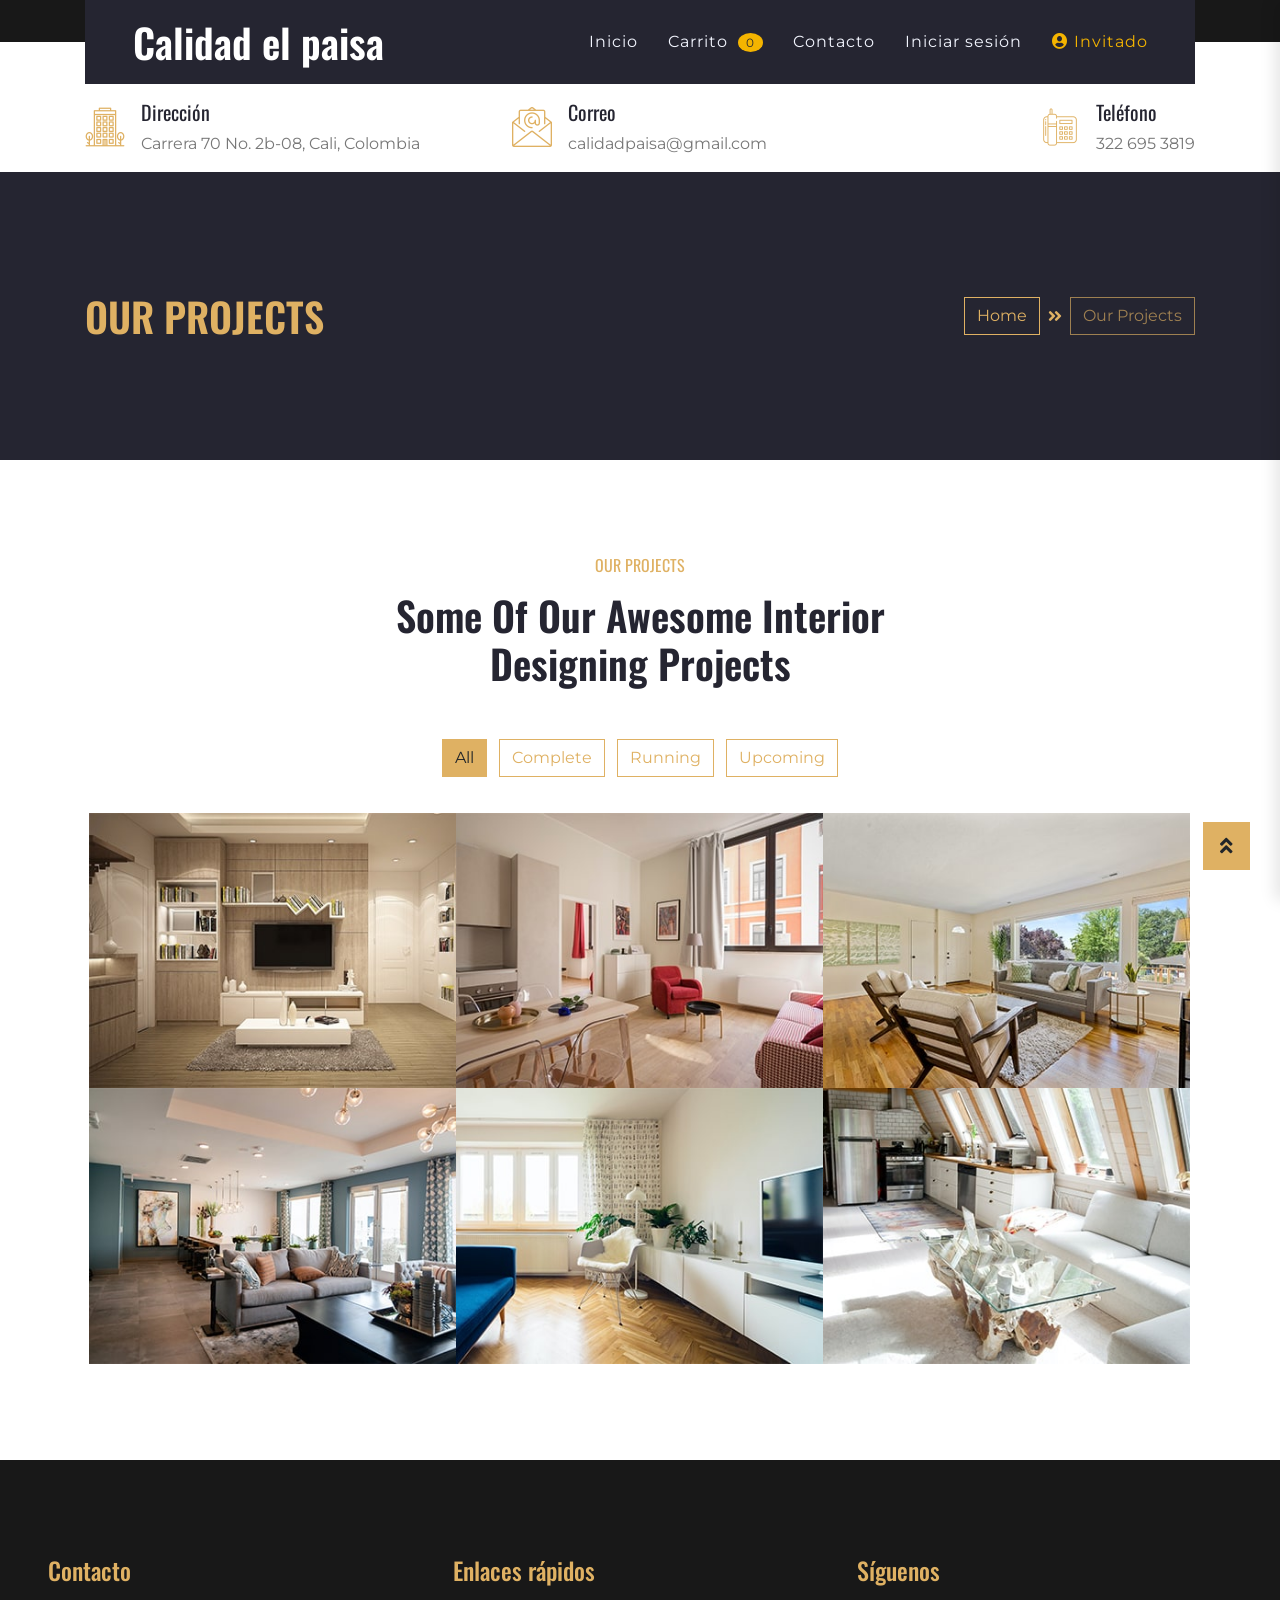
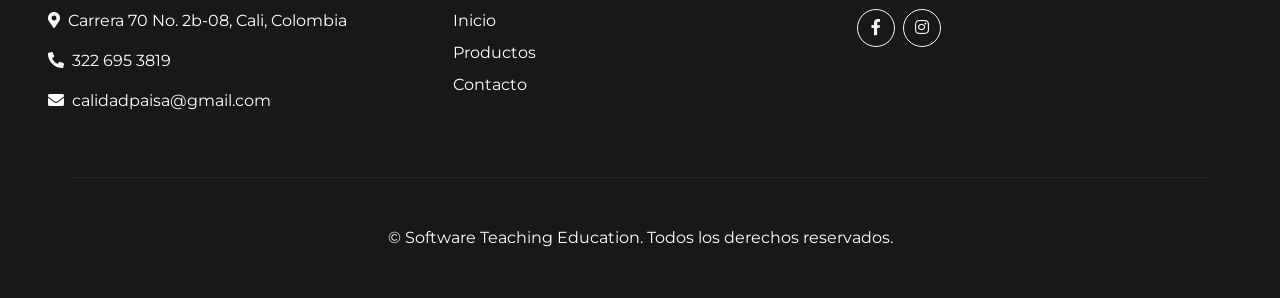
<file: project.html>
<!DOCTYPE html>
<html lang="en">

<head>
    <meta charset="utf-8">
    <title>iDESIGN - Interior Design HTML Template</title>
    <meta content="width=device-width, initial-scale=1.0" name="viewport">
    <meta content="Free HTML Templates" name="keywords">
    <meta content="Free HTML Templates" name="description">

    <!-- Favicon -->
    <link href="img/favicon.ico" rel="icon">

    <!-- Google Web Fonts -->
    <link href="https://fonts.googleapis.com/css2?family=Montserrat&family=Oswald:wght@400;500;600&display=swap" rel="stylesheet"> 

    <!-- Font Awesome -->
    <link href="https://cdnjs.cloudflare.com/ajax/libs/font-awesome/5.10.0/css/all.min.css" rel="stylesheet">

    <!-- Flaticon Font -->
    <link href="lib/flaticon/font/flaticon.css" rel="stylesheet">

    <!-- Libraries Stylesheet -->
    <link href="lib/owlcarousel/assets/owl.carousel.min.css" rel="stylesheet">
    <link href="lib/lightbox/css/lightbox.min.css" rel="stylesheet">

    <!-- Customized Bootstrap Stylesheet -->
    <link href="css/style.css" rel="stylesheet">
    <link href="componentes/cart.css" rel="stylesheet">
</head>

<body>
    <div id="header-container"></div>


    <div id="info-contacto-container"></div>


    <!-- Page Header Start -->
    <div class="container-fluid bg-secondary py-5">
        <div class="container py-5">
            <div class="row align-items-center py-4">
                <div class="col-md-6 text-center text-md-left">
                    <h1 class="mb-4 mb-md-0 text-primary text-uppercase">Our Projects</h1>
                </div>
                <div class="col-md-6 text-center text-md-right">
                    <div class="d-inline-flex align-items-center">
                        <a class="btn btn-outline-primary" href="">Home</a>
                        <i class="fas fa-angle-double-right text-primary mx-2"></i>
                        <a class="btn btn-outline-primary disabled" href="">Our Projects</a>
                    </div>
                </div>
            </div>
        </div>
    </div>
    <!-- Page Header Start -->


    <!-- Projects Start -->
    <div class="container-fluid py-5">
        <div class="container py-5">
            <div class="row justify-content-center">
                <div class="col-lg-6 col-md-8 col text-center mb-4">
                    <h6 class="text-primary font-weight-normal text-uppercase mb-3">Our Projects</h6>
                    <h1 class="mb-4">Some Of Our Awesome Interior Designing Projects</h1>
                </div>
            </div>
            <div class="row">
                <div class="col-12 text-center mb-2">
                    <ul class="list-inline mb-4" id="portfolio-flters">
                        <li class="btn btn-outline-primary m-1 active"  data-filter="*">All</li>
                        <li class="btn btn-outline-primary m-1" data-filter=".first">Complete</li>
                        <li class="btn btn-outline-primary m-1" data-filter=".second">Running</li>
                        <li class="btn btn-outline-primary m-1" data-filter=".third">Upcoming</li>
                    </ul>
                </div>
            </div>
            <div class="row mx-1 portfolio-container">
                <div class="col-lg-4 col-md-6 col-sm-12 p-0 portfolio-item first">
                    <div class="position-relative overflow-hidden">
                        <div class="portfolio-img d-flex align-items-center justify-content-center">
                            <img class="img-fluid" src="img/portfolio-1.jpg" alt="">
                        </div>
                        <div class="portfolio-text bg-secondary d-flex flex-column align-items-center justify-content-center">
                            <h4 class="text-white mb-4">Project Name</h4>
                            <div class="d-flex align-items-center justify-content-center">
                                <a class="btn btn-outline-primary m-1" href="">
                                    <i class="fa fa-link"></i>
                                </a>
                                <a class="btn btn-outline-primary m-1" href="img/portfolio-1.jpg" data-lightbox="portfolio">
                                    <i class="fa fa-eye"></i>
                                </a>
                            </div>
                        </div>
                    </div>
                </div>
                <div class="col-lg-4 col-md-6 col-sm-12 p-0 portfolio-item second">
                    <div class="position-relative overflow-hidden">
                        <div class="portfolio-img d-flex align-items-center justify-content-center">
                            <img class="img-fluid" src="img/portfolio-2.jpg" alt="">
                        </div>
                        <div class="portfolio-text bg-secondary d-flex flex-column align-items-center justify-content-center">
                            <h4 class="text-white mb-4">Project Name</h4>
                            <div class="d-flex align-items-center justify-content-center">
                                <a class="btn btn-outline-primary m-1" href="">
                                    <i class="fa fa-link"></i>
                                </a>
                                <a class="btn btn-outline-primary m-1" href="img/portfolio-2.jpg" data-lightbox="portfolio">
                                    <i class="fa fa-eye"></i>
                                </a>
                            </div>
                        </div>
                    </div>
                </div>
                <div class="col-lg-4 col-md-6 col-sm-12 p-0 portfolio-item third">
                    <div class="position-relative overflow-hidden">
                        <div class="portfolio-img d-flex align-items-center justify-content-center">
                            <img class="img-fluid" src="img/portfolio-3.jpg" alt="">
                        </div>
                        <div class="portfolio-text bg-secondary d-flex flex-column align-items-center justify-content-center">
                            <h4 class="text-white mb-4">Project Name</h4>
                            <div class="d-flex align-items-center justify-content-center">
                                <a class="btn btn-outline-primary m-1" href="">
                                    <i class="fa fa-link"></i>
                                </a>
                                <a class="btn btn-outline-primary m-1" href="img/portfolio-3.jpg" data-lightbox="portfolio">
                                    <i class="fa fa-eye"></i>
                                </a>
                            </div>
                        </div>
                    </div>
                </div>
                <div class="col-lg-4 col-md-6 col-sm-12 p-0 portfolio-item first">
                    <div class="position-relative overflow-hidden">
                        <div class="portfolio-img d-flex align-items-center justify-content-center">
                            <img class="img-fluid" src="img/portfolio-4.jpg" alt="">
                        </div>
                        <div class="portfolio-text bg-secondary d-flex flex-column align-items-center justify-content-center">
                            <h4 class="text-white mb-4">Project Name</h4>
                            <div class="d-flex align-items-center justify-content-center">
                                <a class="btn btn-outline-primary m-1" href="">
                                    <i class="fa fa-link"></i>
                                </a>
                                <a class="btn btn-outline-primary m-1" href="img/portfolio-4.jpg" data-lightbox="portfolio">
                                    <i class="fa fa-eye"></i>
                                </a>
                            </div>
                        </div>
                    </div>
                </div>
                <div class="col-lg-4 col-md-6 col-sm-12 p-0 portfolio-item second">
                    <div class="position-relative overflow-hidden">
                        <div class="portfolio-img d-flex align-items-center justify-content-center">
                            <img class="img-fluid" src="img/portfolio-5.jpg" alt="">
                        </div>
                        <div class="portfolio-text bg-secondary d-flex flex-column align-items-center justify-content-center">
                            <h4 class="text-white mb-4">Project Name</h4>
                            <div class="d-flex align-items-center justify-content-center">
                                <a class="btn btn-outline-primary m-1" href="">
                                    <i class="fa fa-link"></i>
                                </a>
                                <a class="btn btn-outline-primary m-1" href="img/portfolio-5.jpg" data-lightbox="portfolio">
                                    <i class="fa fa-eye"></i>
                                </a>
                            </div>
                        </div>
                    </div>
                </div>
                <div class="col-lg-4 col-md-6 col-sm-12 p-0 portfolio-item third">
                    <div class="position-relative overflow-hidden">
                        <div class="portfolio-img d-flex align-items-center justify-content-center">
                            <img class="img-fluid" src="img/portfolio-6.jpg" alt="">
                        </div>
                        <div class="portfolio-text bg-secondary d-flex flex-column align-items-center justify-content-center">
                            <h4 class="text-white mb-4">Project Name</h4>
                            <div class="d-flex align-items-center justify-content-center">
                                <a class="btn btn-outline-primary m-1" href="">
                                    <i class="fa fa-link"></i>
                                </a>
                                <a class="btn btn-outline-primary m-1" href="img/portfolio-6.jpg" data-lightbox="portfolio">
                                    <i class="fa fa-eye"></i>
                                </a>
                            </div>
                        </div>
                    </div>
                </div>
            </div>
        </div>
    </div>
    <!-- Projects End -->


    <div id="footer-container"></div>

    <a href="#" class="btn btn-lg btn-primary back-to-top"><i class="fa fa-angle-double-up"></i></a>


    <!-- JavaScript Libraries -->
    <script src="https://code.jquery.com/jquery-3.4.1.min.js"></script>
    <script src="https://stackpath.bootstrapcdn.com/bootstrap/4.4.1/js/bootstrap.bundle.min.js"></script>
    <script src="lib/easing/easing.min.js"></script>
    <script src="lib/owlcarousel/owl.carousel.min.js"></script>
    <script src="lib/isotope/isotope.pkgd.min.js"></script>
    <script src="lib/lightbox/js/lightbox.min.js"></script>

    <!-- Contact Javascript File -->
    <script src="mail/jqBootstrapValidation.min.js"></script>
    <script src="mail/contact.js"></script>

    <!-- Template Javascript -->
    <script src="js/main.js"></script>
    <script src="js/api.js"></script>
    <script src="componentes/header.js"></script>
    <script src="componentes/info-contacto.js"></script>
    <script src="componentes/cart.js"></script>
    <script src="componentes/footer.js"></script>
    <div id="cart-container"></div>
</body>

</html>
</file>
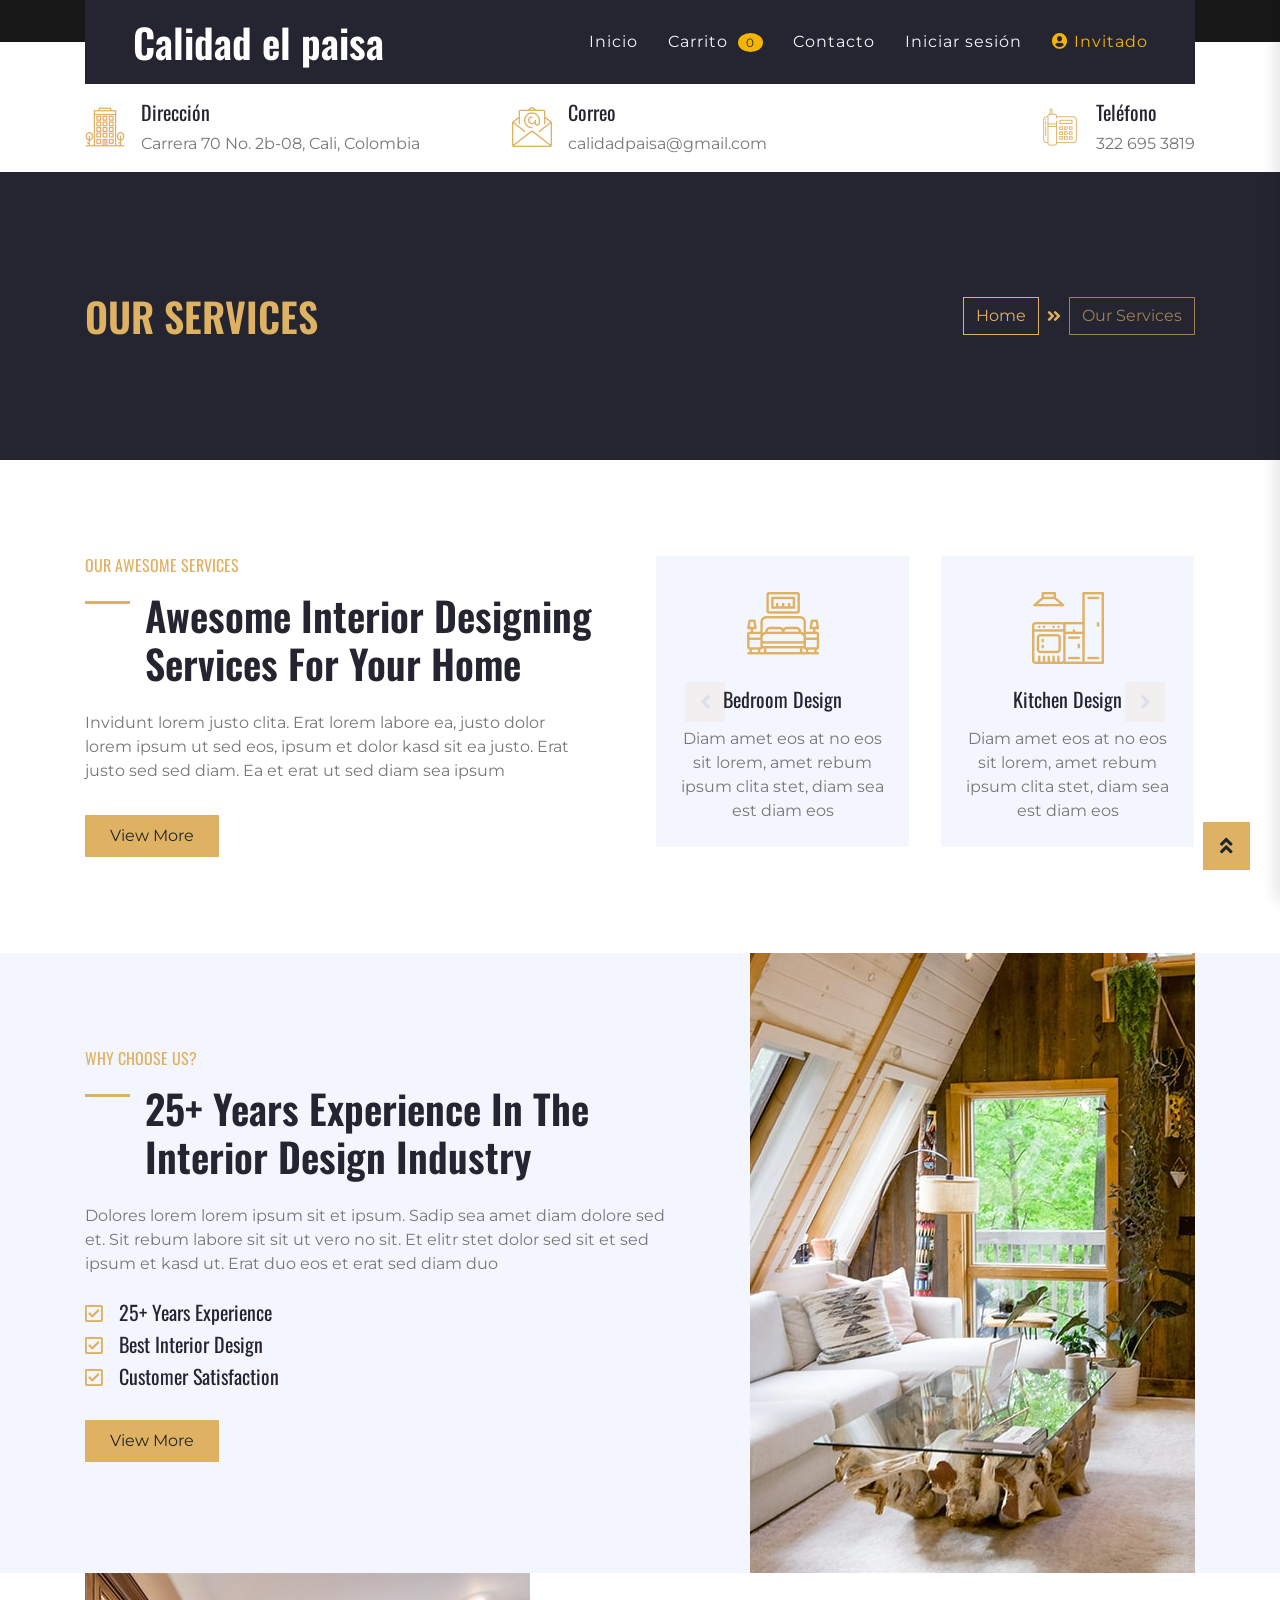
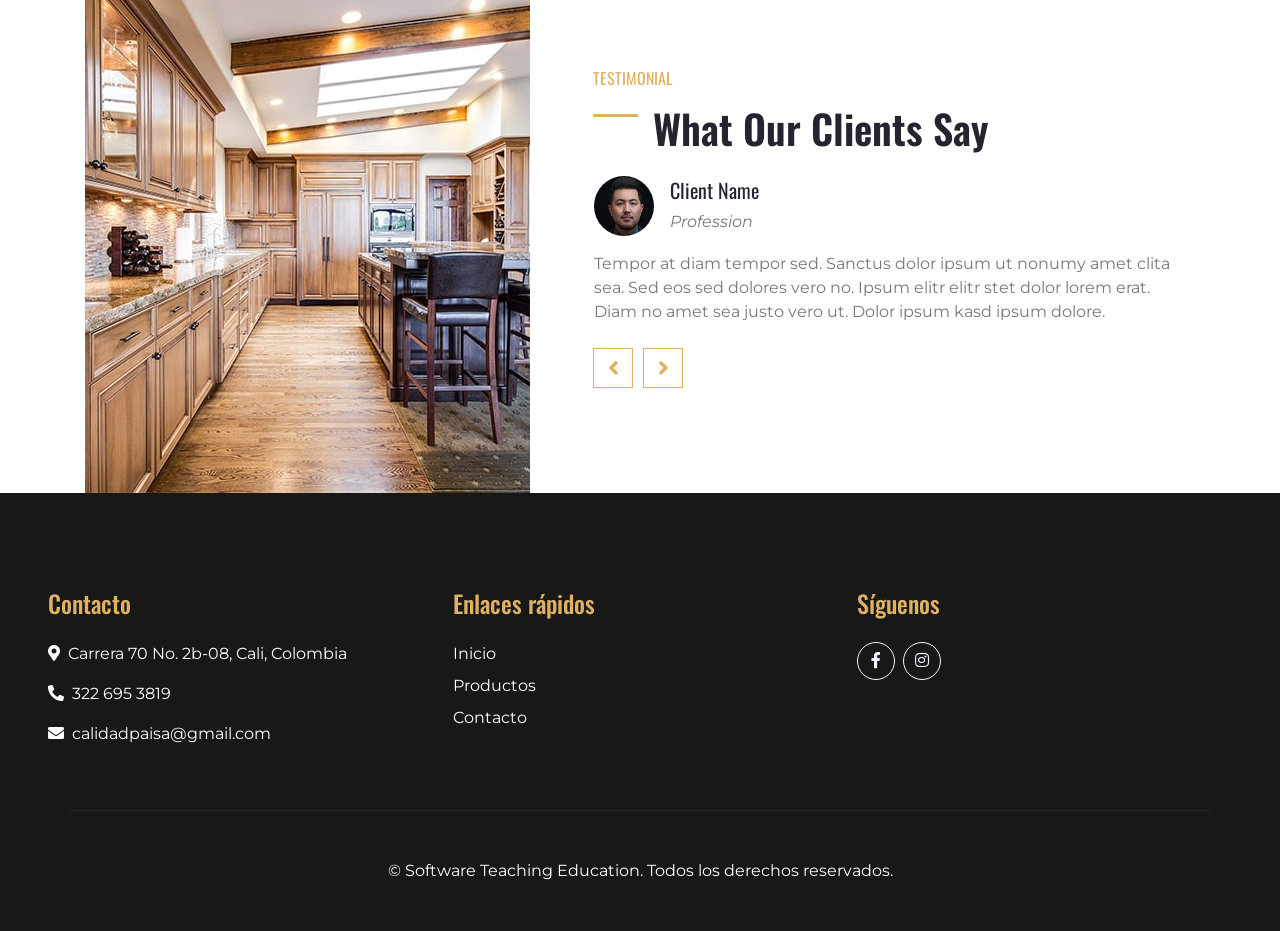
<file: service.html>
<!DOCTYPE html>
<html lang="en">

<head>
    <meta charset="utf-8">
    <title>iDESIGN - Interior Design HTML Template</title>
    <meta content="width=device-width, initial-scale=1.0" name="viewport">
    <meta content="Free HTML Templates" name="keywords">
    <meta content="Free HTML Templates" name="description">

    <!-- Favicon -->
    <link href="img/favicon.ico" rel="icon">

    <!-- Google Web Fonts -->
    <link href="https://fonts.googleapis.com/css2?family=Montserrat&family=Oswald:wght@400;500;600&display=swap" rel="stylesheet"> 

    <!-- Font Awesome -->
    <link href="https://cdnjs.cloudflare.com/ajax/libs/font-awesome/5.10.0/css/all.min.css" rel="stylesheet">

    <!-- Flaticon Font -->
    <link href="lib/flaticon/font/flaticon.css" rel="stylesheet">

    <!-- Libraries Stylesheet -->
    <link href="lib/owlcarousel/assets/owl.carousel.min.css" rel="stylesheet">
    <link href="lib/lightbox/css/lightbox.min.css" rel="stylesheet">

    <!-- Customized Bootstrap Stylesheet -->
    <link href="css/style.css" rel="stylesheet">
    <link href="componentes/cart.css" rel="stylesheet">
</head>

<body>
    <div id="header-container"></div>


    <div id="info-contacto-container"></div>


    <!-- Page Header Start -->
    <div class="container-fluid bg-secondary py-5">
        <div class="container py-5">
            <div class="row align-items-center py-4">
                <div class="col-md-6 text-center text-md-left">
                    <h1 class="mb-4 mb-md-0 text-primary text-uppercase">Our Services</h1>
                </div>
                <div class="col-md-6 text-center text-md-right">
                    <div class="d-inline-flex align-items-center">
                        <a class="btn btn-outline-primary" href="">Home</a>
                        <i class="fas fa-angle-double-right text-primary mx-2"></i>
                        <a class="btn btn-outline-primary disabled" href="">Our Services</a>
                    </div>
                </div>
            </div>
        </div>
    </div>
    <!-- Page Header Start -->


    <!-- Services Start -->
    <div class="container-fluid py-5">
        <div class="container py-5">
            <div class="row">
                <div class="col-lg-6 pr-lg-5">
                    <h6 class="text-primary font-weight-normal text-uppercase mb-3">Our Awesome Services</h6>
                    <h1 class="mb-4 section-title">Awesome Interior Designing Services For Your Home</h1>
                    <p>Invidunt lorem justo clita. Erat lorem labore ea, justo dolor lorem ipsum ut sed eos, ipsum et dolor kasd sit ea justo. Erat justo sed sed diam. Ea et erat ut sed diam sea ipsum</p>
                    <a href="" class="btn btn-primary mt-3 py-2 px-4">View More</a>
                </div>
                <div class="col-lg-6 p-0 pt-5 pt-lg-0">
                    <div class="owl-carousel service-carousel position-relative">
                        <div class="d-flex flex-column text-center bg-light mx-3 p-4">
                            <h3 class="flaticon-bedroom display-3 font-weight-normal text-primary mb-3"></h3>
                            <h5 class="mb-3">Bedroom Design</h5>
                            <p class="m-0">Diam amet eos at no eos sit lorem, amet rebum ipsum clita stet, diam sea est diam eos</p>
                        </div>
                        <div class="d-flex flex-column text-center bg-light mx-3 p-4">
                            <h3 class="flaticon-kitchen display-3 font-weight-normal text-primary mb-3"></h3>
                            <h5 class="mb-3">Kitchen Design</h5>
                            <p class="m-0">Diam amet eos at no eos sit lorem, amet rebum ipsum clita stet, diam sea est diam eos</p>
                        </div>
                        <div class="d-flex flex-column text-center bg-light mx-3 p-4">
                            <h3 class="flaticon-bathroom display-3 font-weight-normal text-primary mb-3"></h3>
                            <h5 class="mb-3">Bathroom Design</h5>
                            <p class="m-0">Diam amet eos at no eos sit lorem, amet rebum ipsum clita stet, diam sea est diam eos</p>
                        </div>
                    </div>
                </div>
            </div>
        </div>
    </div>
    <!-- Services End -->


    <!-- Features Start -->
    <div class="container-fluid bg-light">
        <div class="container">
            <div class="row">
                <div class="col-lg-7 mt-5 py-5 pr-lg-5">
                    <h6 class="text-primary font-weight-normal text-uppercase mb-3">Why Choose Us?</h6>
                    <h1 class="mb-4 section-title">25+ Years Experience In The Interior Design Industry</h1>
                    <p class="mb-4">Dolores lorem lorem ipsum sit et ipsum. Sadip sea amet diam dolore sed et. Sit rebum labore sit sit ut vero no sit. Et elitr stet dolor sed sit et sed ipsum et kasd ut. Erat duo eos et erat sed diam duo</p>
                    <ul class="list-inline">
                        <li><h5><i class="far fa-check-square text-primary mr-3"></i>25+ Years Experience</h5></li>
                        <li><h5><i class="far fa-check-square text-primary mr-3"></i>Best Interior Design</h5></li>
                        <li><h5><i class="far fa-check-square text-primary mr-3"></i>Customer Satisfaction</h5></li>
                    </ul>
                    <a href="" class="btn btn-primary mt-3 py-2 px-4">View More</a>
                </div>
                <div class="col-lg-5">
                    <div class="d-flex flex-column align-items-center justify-content-center h-100 overflow-hidden">
                        <img class="h-100" src="img/feature.jpg" alt="">
                    </div>
                </div>
            </div>
        </div>
    </div>
    <!-- Features End -->


    <!-- Testimonial Start -->
    <div class="container-fluid">
        <div class="container">
            <div class="row">
                <div class="col-md-5">
                    <div class="d-flex flex-column align-items-center justify-content-center h-100 overflow-hidden">
                        <img class="h-100" src="img/testimonial.jpg" alt="">
                    </div>
                </div>
                <div class="col-md-7 py-5 pl-md-5">
                    <h6 class="text-primary font-weight-normal text-uppercase mb-3 pt-5">Testimonial</h6>
                    <h1 class="mb-4 section-title">What Our Clients Say</h1>
                    <div class="owl-carousel testimonial-carousel position-relative pb-5 mb-md-5">
                        <div class="d-flex flex-column">
                            <div class="d-flex align-items-center mb-3">
                                <img class="img-fluid rounded-circle" src="img/testimonial-1.jpg" style="width: 60px; height: 60px;" alt="">
                                <div class="ml-3">
                                    <h5>Client Name</h5>
                                    <i>Profession</i>
                                </div>
                            </div>
                            <p>Tempor at diam tempor sed. Sanctus dolor ipsum ut nonumy amet clita sea. Sed eos sed dolores vero no. Ipsum elitr elitr stet dolor  lorem erat. Diam no amet sea justo vero ut. Dolor ipsum kasd ipsum dolore.</p>
                        </div>
                        <div class="d-flex flex-column">
                            <div class="d-flex align-items-center mb-3">
                                <img class="img-fluid rounded-circle" src="img/testimonial-2.jpg" style="width: 60px; height: 60px;" alt="">
                                <div class="ml-3">
                                    <h5>Client Name</h5>
                                    <i>Profession</i>
                                </div>
                            </div>
                            <p class="m-0">Tempor at diam tempor sed. Sanctus dolor ipsum ut nonumy amet clita sea. Sed eos sed dolores vero no. Ipsum elitr elitr stet dolor  lorem erat. Diam no amet sea justo vero ut. Dolor ipsum kasd ipsum dolore.</p>
                        </div>
                    </div>
                </div>
            </div>
        </div>
    </div>
    <!-- Testimonial End -->


    <div id="footer-container"></div>

    <a href="#" class="btn btn-lg btn-primary back-to-top"><i class="fa fa-angle-double-up"></i></a>


    <!-- JavaScript Libraries -->
    <script src="https://code.jquery.com/jquery-3.4.1.min.js"></script>
    <script src="https://stackpath.bootstrapcdn.com/bootstrap/4.4.1/js/bootstrap.bundle.min.js"></script>
    <script src="lib/easing/easing.min.js"></script>
    <script src="lib/owlcarousel/owl.carousel.min.js"></script>
    <script src="lib/isotope/isotope.pkgd.min.js"></script>
    <script src="lib/lightbox/js/lightbox.min.js"></script>

    <!-- Contact Javascript File -->
    <script src="mail/jqBootstrapValidation.min.js"></script>
    <script src="mail/contact.js"></script>

    <!-- Template Javascript -->
    <script src="js/main.js"></script>
    <script src="js/api.js"></script>
    <script src="componentes/header.js"></script>
    <script src="componentes/info-contacto.js"></script>
    <script src="componentes/cart.js"></script>
    <script src="componentes/footer.js"></script>
    <div id="cart-container"></div>
</body>

</html>
</file>
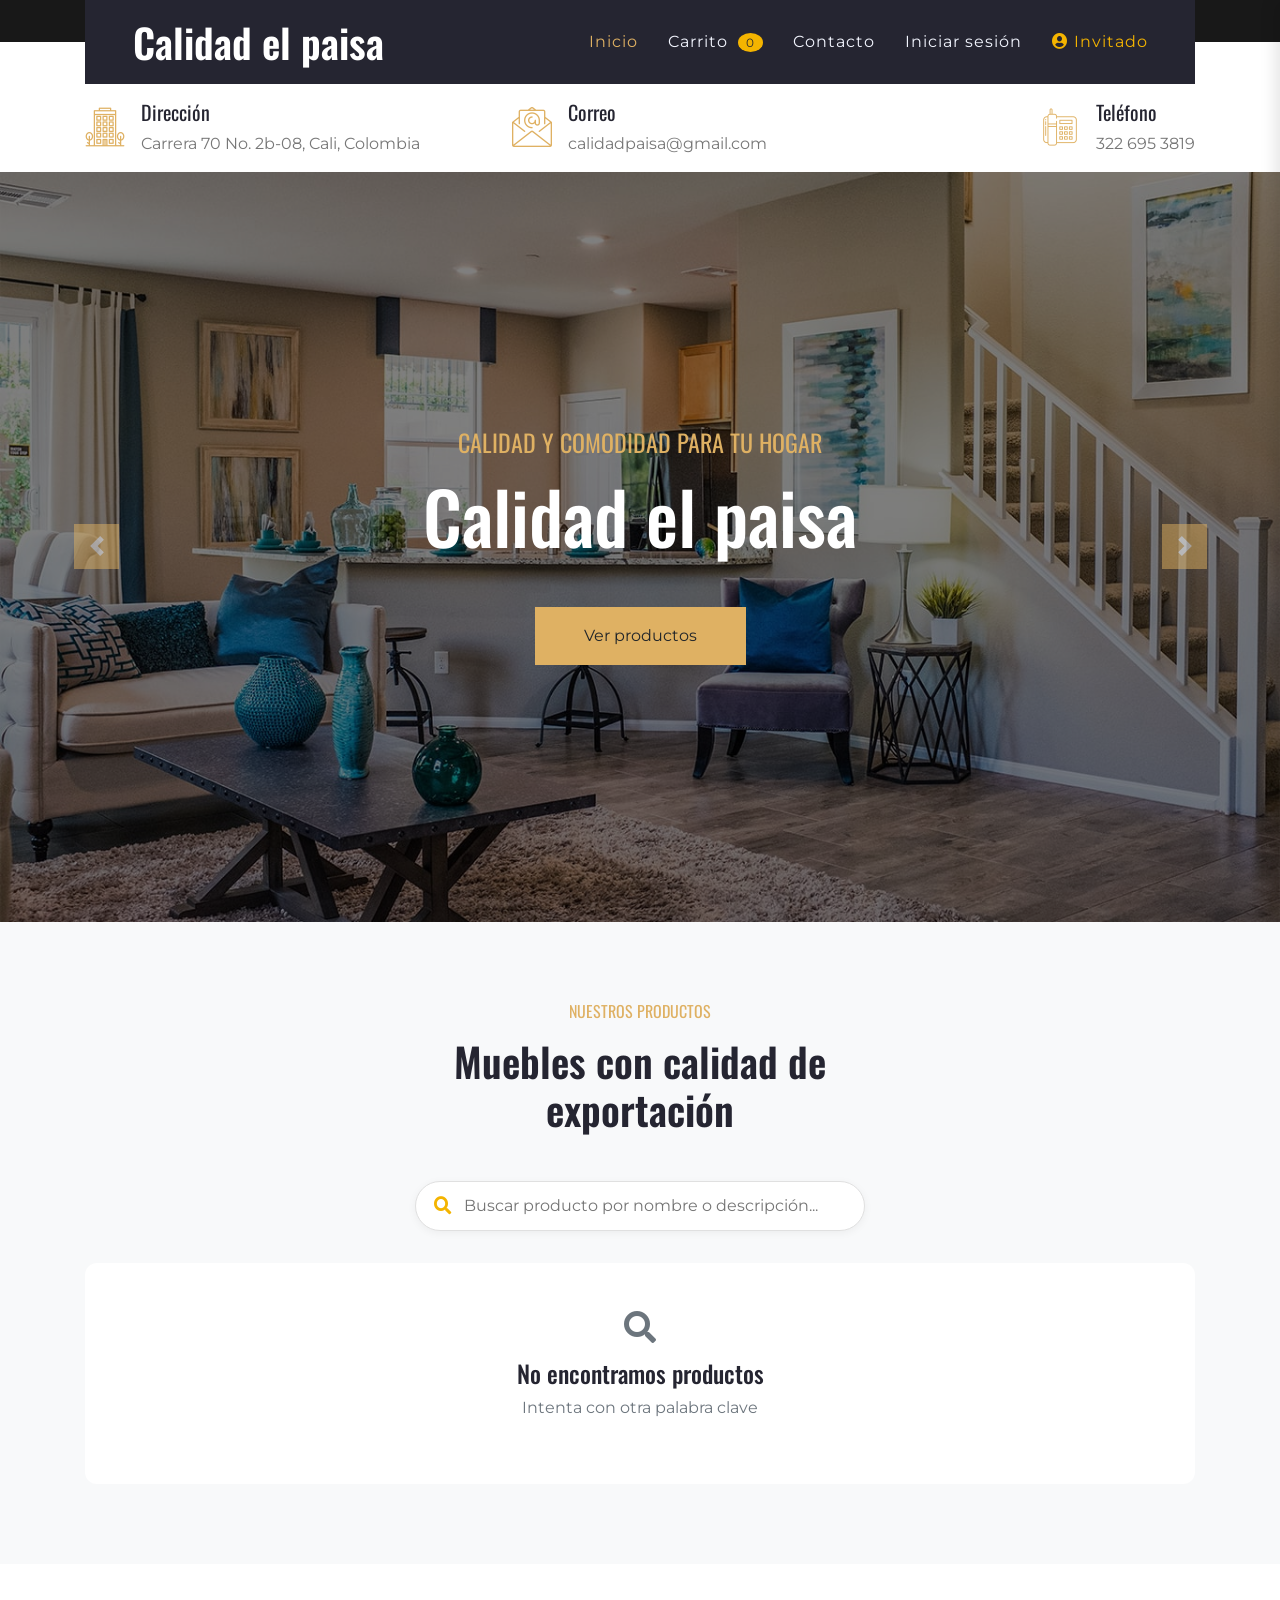
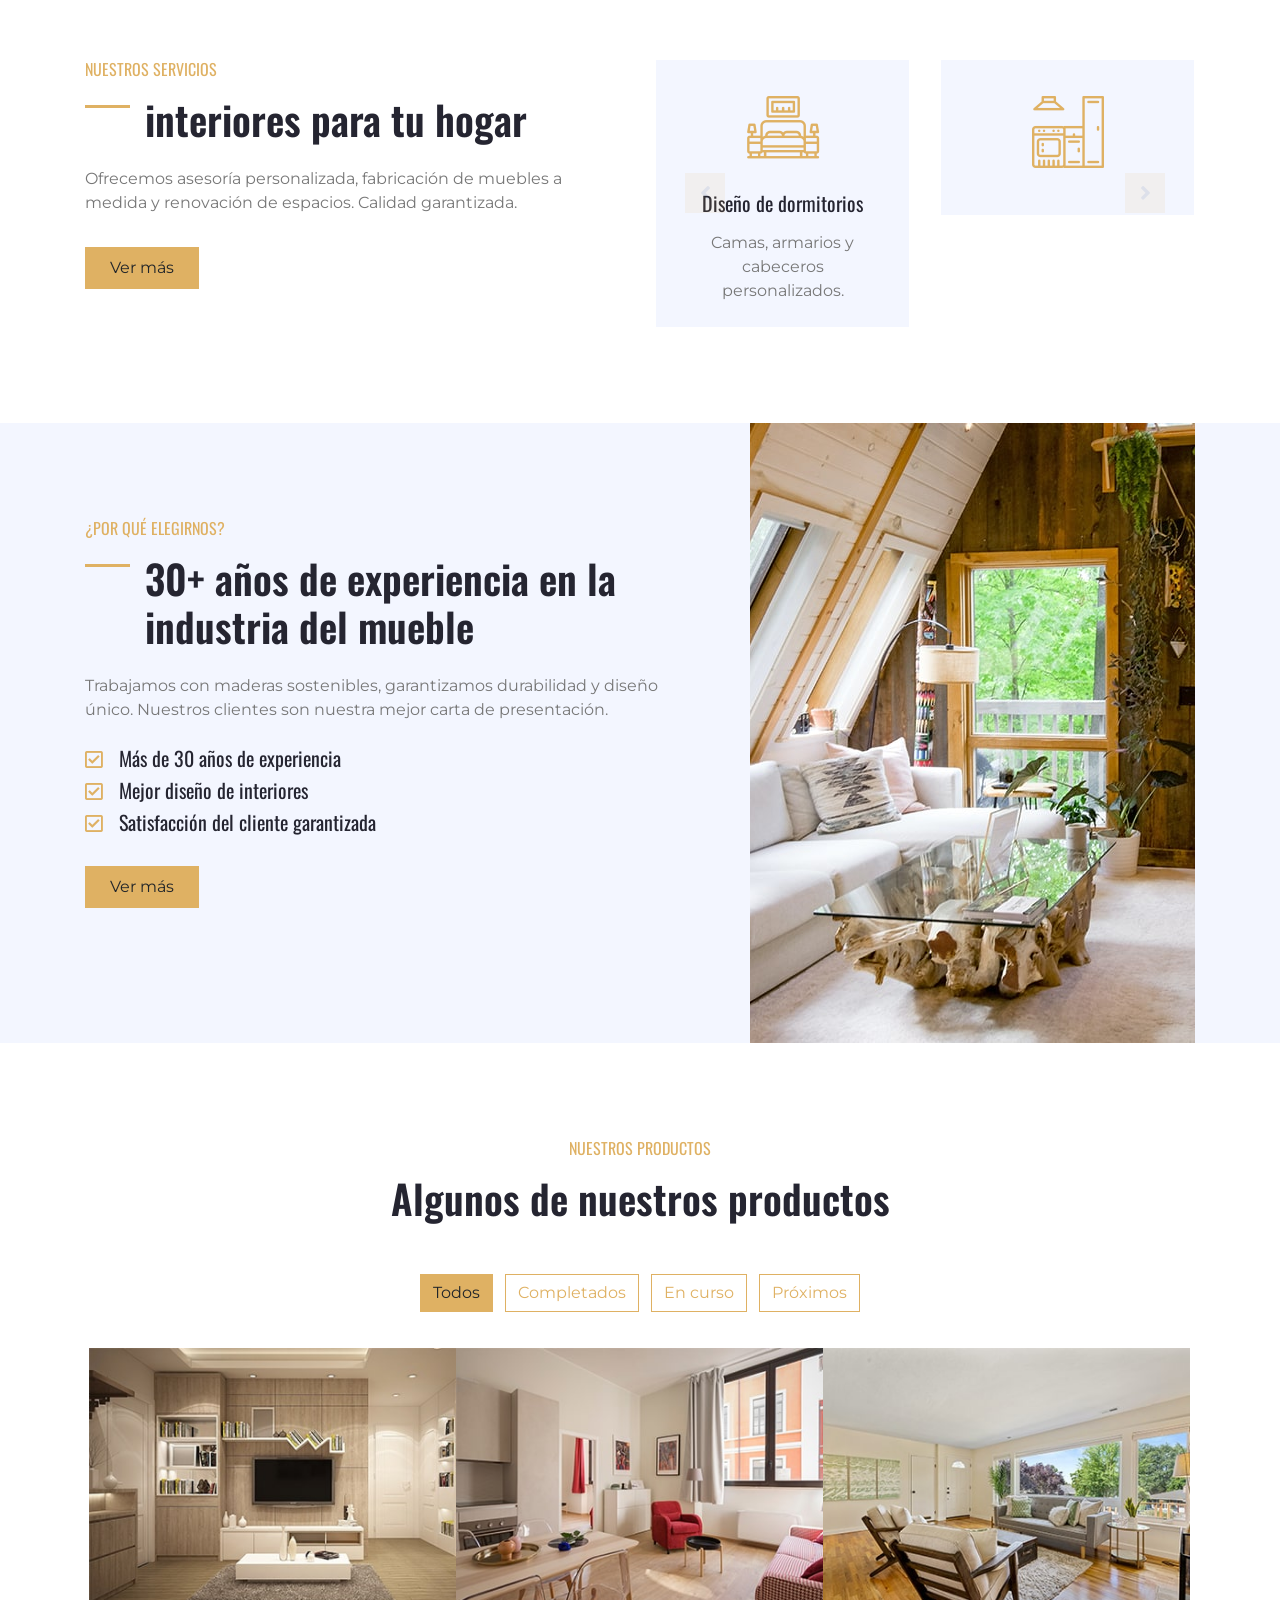
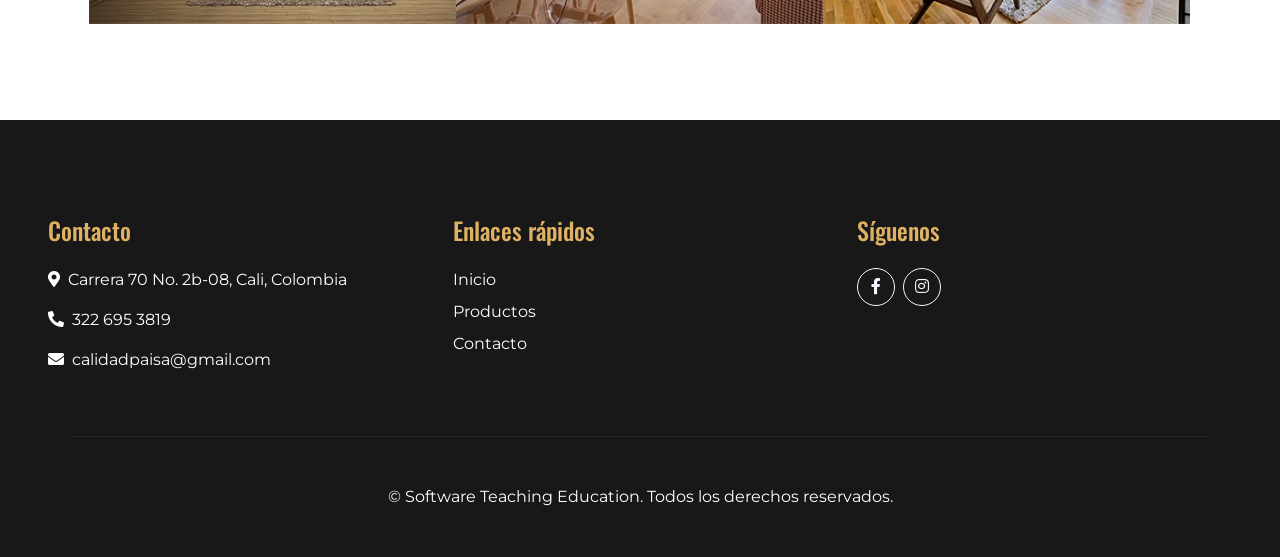
<file: shop.html>
<!DOCTYPE html>
<html lang="es">

<head>
    <meta charset="utf-8">
    <title>Calidad el paisa - Tienda de Muebles</title>
    <meta content="width=device-width, initial-scale=1.0" name="viewport">
    <meta content="Muebles de calidad, diseño de interiores, Calidad el paisa" name="keywords">
    <meta content="Tienda de muebles y diseño de interiores Calidad el paisa" name="description">

    <!-- Favicon -->
    <link href="img/favicon.ico" rel="icon">

    <!-- Google Web Fonts -->
    <link href="https://fonts.googleapis.com/css2?family=Montserrat&family=Oswald:wght@400;500;600&display=swap" rel="stylesheet">

    <!-- Font Awesome -->
    <link href="https://cdnjs.cloudflare.com/ajax/libs/font-awesome/5.10.0/css/all.min.css" rel="stylesheet">

    <!-- Flaticon Font -->
    <link href="lib/flaticon/font/flaticon.css" rel="stylesheet">

    <!-- Libraries Stylesheet -->
    <link href="lib/owlcarousel/assets/owl.carousel.min.css" rel="stylesheet">
    <link href="lib/lightbox/css/lightbox.min.css" rel="stylesheet">

    <!-- Customized Bootstrap Stylesheet -->
    <link href="css/style.css" rel="stylesheet">
    <link href="componentes/cart.css" rel="stylesheet">
    
    <style>
        .products-section {
            padding: 5rem 0;
            background: #f8f9fa;
        }
        .product-card {
            background: white;
            border-radius: 8px;
            overflow: hidden;
            transition: all 0.3s ease;
            box-shadow: 0 5px 15px rgba(0,0,0,0.05);
            margin-bottom: 30px;
        }
        .product-card:hover {
            transform: translateY(-5px);
            box-shadow: 0 15px 30px rgba(0,0,0,0.1);
        }
        .product-img {
            height: 250px;
            background-size: cover;
            background-position: center;
            background-color: #e9ecef;
        }
        .product-body {
            padding: 1.5rem;
        }
        .product-title {
            font-weight: 600;
            font-size: 1.2rem;
            margin-bottom: 0.5rem;
        }
        .product-price {
            font-size: 1.4rem;
            font-weight: 700;
            color: #f4b400;
            margin: 0.5rem 0;
        }
        .btn-add-cart {
            width: 100%;
            background: #f4b400;
            color: #2c2c2c;
            border: none;
            padding: 8px;
            border-radius: 4px;
            font-weight: 600;
            transition: 0.2s;
        }
        .btn-add-cart:hover {
            background: #e0a800;
        }
        .user-welcome {
            cursor: pointer;
        }
        .search-container {
            margin-bottom: 2rem;
            max-width: 450px;
            margin-left: auto;
            margin-right: auto;
        }
        .search-input-group {
            position: relative;
            display: flex;
            align-items: center;
            background: white;
            border-radius: 50px;
            box-shadow: 0 2px 8px rgba(0,0,0,0.05);
            border: 1px solid #e0e0e0;
            transition: all 0.2s;
        }
        .search-input-group:focus-within {
            border-color: #f4b400;
            box-shadow: 0 4px 12px rgba(244,180,0,0.1);
        }
        .search-icon {
            position: absolute;
            left: 18px;
            color: #f4b400;
            font-size: 1.1rem;
        }
        .search-input {
            width: 100%;
            padding: 12px 20px 12px 48px;
            border: none;
            border-radius: 50px;
            outline: none;
            font-size: 1rem;
            background: transparent;
        }
        .clear-search {
            position: absolute;
            right: 15px;
            background: none;
            border: none;
            color: #aaa;
            cursor: pointer;
            font-size: 1.2rem;
            display: none;
        }
        .clear-search:hover {
            color: #f4b400;
        }
        .no-results {
            text-align: center;
            padding: 3rem;
            background: white;
            border-radius: 12px;
            color: #6c757d;
        }
        @media (max-width: 576px) {
            .search-container { max-width: 100%; }
        }
    </style>
</head>

<body>

    <div id="header-container"></div>

    <div id="info-contacto-container"></div>

    <!-- Carousel -->
    <div class="container-fluid p-0">
        <div id="header-carousel" class="carousel slide" data-ride="carousel">
            <div class="carousel-inner">
                <div class="carousel-item active">
                    <img class="w-100" src="img/carousel-1.jpg" alt="Image">
                    <div class="carousel-caption d-flex flex-column align-items-center justify-content-center">
                        <div class="p-3" style="max-width: 800px;">
                            <h4 class="text-primary text-uppercase font-weight-normal mb-md-3">Calidad y Comodidad para tu Hogar</h4>
                            <h3 class="display-3 text-white mb-md-4">Calidad el paisa</h3>
                            <a href="#productos" class="btn btn-primary py-md-3 px-md-5 mt-2 mt-md-4">Ver productos</a>
                        </div>
                    </div>
                </div>
                <div class="carousel-item">
                    <img class="w-100" src="img/carousel-2.jpg" alt="Image">
                    <div class="carousel-caption d-flex flex-column align-items-center justify-content-center">
                        <div class="p-3" style="max-width: 800px;">
                            <h4 class="text-primary text-uppercase font-weight-normal mb-md-3">Diseño y Elegancia</h4>
                            <h3 class="display-3 text-white mb-md-4">Muebles hechos con amor</h3>
                            <a href="#productos" class="btn btn-primary py-md-3 px-md-5 mt-2 mt-md-4">Comprar ahora</a>
                        </div>
                    </div>
                </div>
            </div>
            <a class="carousel-control-prev" href="#header-carousel" data-slide="prev">
                <div class="btn btn-primary" style="width: 45px; height: 45px;">
                    <span class="carousel-control-prev-icon mb-n2"></span>
                </div>
            </a>
            <a class="carousel-control-next" href="#header-carousel" data-slide="next">
                <div class="btn btn-primary" style="width: 45px; height: 45px;">
                    <span class="carousel-control-next-icon mb-n2"></span>
                </div>
            </a>
        </div>
    </div>

    <!-- SECCIÓN DE PRODUCTOS (CON BÚSQUEDA) -->
    <div id="productos" class="container-fluid products-section">
        <div class="container">
            <div class="row justify-content-center">
                <div class="col-lg-6 col-md-8 text-center mb-4">
                    <h6 class="text-primary font-weight-normal text-uppercase mb-3">Nuestros productos</h6>
                    <h1 class="mb-4">Muebles con calidad de exportación</h1>
                </div>
            </div>
            
            <!-- Barra de búsqueda con lupa -->
            <div class="row justify-content-center">
                <div class="col-md-8 col-lg-6">
                    <div class="search-container">
                        <div class="search-input-group">
                            <i class="fas fa-search search-icon"></i>
                            <input type="text" id="searchInput" class="search-input" placeholder="Buscar producto por nombre o descripción...">
                            <button id="clearSearchBtn" class="clear-search" aria-label="Limpiar búsqueda"><i class="fas fa-times-circle"></i></button>
                        </div>
                    </div>
                </div>
            </div>

            <div class="row" id="productsGrid">
                <!-- Los productos se cargarán con JS -->
            </div>
        </div>
    </div>

    <!-- Services Start -->
    <div class="container-fluid py-5">
        <div class="container py-5">
            <div class="row">
                <div class="col-lg-6 pr-lg-5">
                    <h6 class="text-primary font-weight-normal text-uppercase mb-3">Nuestros servicios</h6>
                    <h1 class="mb-4 section-title">interiores para tu hogar</h1>
                    <p>Ofrecemos asesoría personalizada, fabricación de muebles a medida y renovación de espacios. Calidad garantizada.</p>
                    <a href="#" class="btn btn-primary mt-3 py-2 px-4">Ver más</a>
                </div>
                <div class="col-lg-6 p-0 pt-5 pt-lg-0">
                    <div class="owl-carousel service-carousel position-relative">
                        <div class="d-flex flex-column text-center bg-light mx-3 p-4">
                            <h3 class="flaticon-bedroom display-3 font-weight-normal text-primary mb-3"></h3>
                            <h5 class="mb-3">Diseño de dormitorios</h5>
                            <p class="m-0">Camas, armarios y cabeceros personalizados.</p>
                        </div>
                        <div class="d-flex flex-column text-center bg-light mx-3 p-4">
                            <h3 class="flaticon-kitchen display-3 font-weight-normal text-primary mb-3"></h3>
                        
                            <p class="m-0"></p>
                        </div>
                        <div class="d-flex flex-column text-center bg-light mx-3 p-4">
                            <h3 class="flaticon-bathroom display-3 font-weight-normal text-primary mb-3"></h3>
                            <h5 class="mb-3"></h5>
                            <p class="m-0"</p>
                        </div>
                    </div>
                </div>
            </div>
        </div>
    </div>
    <!-- Services End -->

    <!-- Features Start -->
    <div class="container-fluid bg-light">
        <div class="container">
            <div class="row">
                <div class="col-lg-7 mt-5 py-5 pr-lg-5">
                    <h6 class="text-primary font-weight-normal text-uppercase mb-3">¿Por qué elegirnos?</h6>
                    <h1 class="mb-4 section-title">30+ años de experiencia en la industria del mueble</h1>
                    <p class="mb-4">Trabajamos con maderas sostenibles, garantizamos durabilidad y diseño único. Nuestros clientes son nuestra mejor carta de presentación.</p>
                    <ul class="list-inline">
                        <li><h5><i class="far fa-check-square text-primary mr-3"></i>Más de 30 años de experiencia</h5></li>
                        <li><h5><i class="far fa-check-square text-primary mr-3"></i>Mejor diseño de interiores</h5></li>
                        <li><h5><i class="far fa-check-square text-primary mr-3"></i>Satisfacción del cliente garantizada</h5></li>
                    </ul>
                    <a href="#" class="btn btn-primary mt-3 py-2 px-4">Ver más</a>
                </div>
                <div class="col-lg-5">
                    <div class="d-flex flex-column align-items-center justify-content-center h-100 overflow-hidden">
                        <img class="h-100" src="img/feature.jpg" alt="">
                    </div>
                </div>
            </div>
        </div>
    </div>
    <!-- Features End -->

    <!-- Projects Start -->
    <div class="container-fluid py-5">
        <div class="container py-5">
            <div class="row justify-content-center">
                <div class="col-lg-6 col-md-8 col text-center mb-4">
                    <h6 class="text-primary font-weight-normal text-uppercase mb-3">Nuestros productos</h6>
                    <h1 class="mb-4">Algunos de nuestros productos</h1>
                </div>
            </div>
            <div class="row">
                <div class="col-12 text-center mb-2">
                    <ul class="list-inline mb-4" id="portfolio-flters">
                        <li class="btn btn-outline-primary m-1 active" data-filter="*">Todos</li>
                        <li class="btn btn-outline-primary m-1" data-filter=".first">Completados</li>
                        <li class="btn btn-outline-primary m-1" data-filter=".second">En curso</li>
                        <li class="btn btn-outline-primary m-1" data-filter=".third">Próximos</li>
                    </ul>
                </div>
            </div>
            <div class="row mx-1 portfolio-container">
                <div class="col-lg-4 col-md-6 col-sm-12 p-0 portfolio-item first">
                    <div class="position-relative overflow-hidden">
                        <div class="portfolio-img d-flex align-items-center justify-content-center">
                            <img class="img-fluid" src="img/portfolio-1.jpg" alt="">
                        </div>
                        <div class="portfolio-text bg-secondary d-flex flex-column align-items-center justify-content-center">
                            <h4 class="text-white mb-4">Sala de estar</h4>
                            <div class="d-flex align-items-center justify-content-center">
                                <a class="btn btn-outline-primary m-1" href="#"><i class="fa fa-link"></i></a>
                                <a class="btn btn-outline-primary m-1" href="img/portfolio-1.jpg" data-lightbox="portfolio"><i class="fa fa-eye"></i></a>
                            </div>
                        </div>
                    </div>
                </div>
                <div class="col-lg-4 col-md-6 col-sm-12 p-0 portfolio-item second">
                    <div class="position-relative overflow-hidden">
                        <div class="portfolio-img d-flex align-items-center justify-content-center">
                            <img class="img-fluid" src="img/portfolio-2.jpg" alt="">
                        </div>
                        <div class="portfolio-text bg-secondary d-flex flex-column align-items-center justify-content-center">
                            <h4 class="text-white mb-4">Comedor rústico</h4>
                            <div class="d-flex align-items-center justify-content-center">
                                <a class="btn btn-outline-primary m-1" href="#"><i class="fa fa-link"></i></a>
                                <a class="btn btn-outline-primary m-1" href="img/portfolio-2.jpg" data-lightbox="portfolio"><i class="fa fa-eye"></i></a>
                            </div>
                        </div>
                    </div>
                </div>
                <div class="col-lg-4 col-md-6 col-sm-12 p-0 portfolio-item third">
                    <div class="position-relative overflow-hidden">
                        <div class="portfolio-img d-flex align-items-center justify-content-center">
                            <img class="img-fluid" src="img/portfolio-3.jpg" alt="">
                        </div>
                        <div class="portfolio-text bg-secondary d-flex flex-column align-items-center justify-content-center">
                            <h4 class="text-white mb-4">Oficina en casa</h4>
                            <div class="d-flex align-items-center justify-content-center">
                                <a class="btn btn-outline-primary m-1" href="#"><i class="fa fa-link"></i></a>
                                <a class="btn btn-outline-primary m-1" href="img/portfolio-3.jpg" data-lightbox="portfolio"><i class="fa fa-eye"></i></a>
                            </div>
                        </div>
                    </div>
                </div>
            </div>
        </div>
    </div>
    <!-- Projects End -->

    <div id="footer-container"></div>
    <div id="cart-container"></div>

    <script src="https://code.jquery.com/jquery-3.4.1.min.js"></script>
    <script src="https://stackpath.bootstrapcdn.com/bootstrap/4.4.1/js/bootstrap.bundle.min.js"></script>
    <script src="lib/easing/easing.min.js"></script>
    <script src="lib/owlcarousel/owl.carousel.min.js"></script>
    <script src="lib/isotope/isotope.pkgd.min.js"></script>
    <script src="lib/lightbox/js/lightbox.min.js"></script>
    <script src="js/main.js"></script>
    <script src="js/api.js"></script>
    <script src="componentes/header.js"></script>
    <script src="componentes/info-contacto.js"></script>
    <script src="componentes/cart.js"></script>
    <script src="componentes/footer.js"></script>

    <script>
        let products = [];

        function renderProducts(productsToRender = products) {
            const grid = document.getElementById('productsGrid');
            if (!grid) return;
            if (productsToRender.length === 0) {
                grid.innerHTML = `<div class="col-12"><div class="no-results"><i class="fas fa-search fa-2x mb-3"></i><h4>No encontramos productos</h4><p>Intenta con otra palabra clave</p></div></div>`;
                return;
            }
            grid.innerHTML = productsToRender.map(p => `
                <div class="col-lg-4 col-md-6">
                    <div class="product-card">
                        <div class="product-img" style="background-image: url('${p.image}');"></div>
                        <div class="product-body">
                            <h5 class="product-title">${p.name}</h5>
                            <p class="product-desc" style="color:#6c757d;">${p.desc}</p>
                            <div class="product-price">${formatCOP(p.price)}</div>
                            <button class="btn-add-cart" data-id="${p.id}"><i class="fas fa-cart-plus"></i> Añadir al carrito</button>
                        </div>
                    </div>
                </div>
            `).join('');
            document.querySelectorAll('.btn-add-cart').forEach(btn => {
                btn.addEventListener('click', () => {
                    const id = parseInt(btn.dataset.id);
                    const prod = productsToRender.find(p => p.id === id);
                    if (prod) addToCart(prod);
                });
            });
        }

        function filterProducts(searchTerm) {
            if (!searchTerm.trim()) {
                renderProducts(products);
                return;
            }
            const term = searchTerm.trim().toLowerCase();
            const filtered = products.filter(p => p.name.toLowerCase().includes(term) || p.desc.toLowerCase().includes(term));
            renderProducts(filtered);
            const clearBtn = document.getElementById('clearSearchBtn');
            if (clearBtn) clearBtn.style.display = searchTerm.trim() ? 'block' : 'none';
        }

        const searchInput = document.getElementById('searchInput');
        const clearBtn = document.getElementById('clearSearchBtn');
        if (searchInput) {
            searchInput.addEventListener('input', (e) => filterProducts(e.target.value));
        }
        if (clearBtn) {
            clearBtn.addEventListener('click', () => {
                if (searchInput) {
                    searchInput.value = '';
                    filterProducts('');
                    searchInput.focus();
                }
            });
        }

        document.addEventListener('headerLoaded', function () {
            API.getProductos().then(res => {
                if (res.success) {
                    products = res.productos.map(p => ({
                        id: parseInt(p.id_producto),
                        name: p.nombre,
                        desc: p.descripcion,
                        price: p.precio,
                        image: p.imagen_url
                    }));
                }
                renderProducts();
            }).catch(() => renderProducts());
        });
    </script>
</body>
</html>
</file>
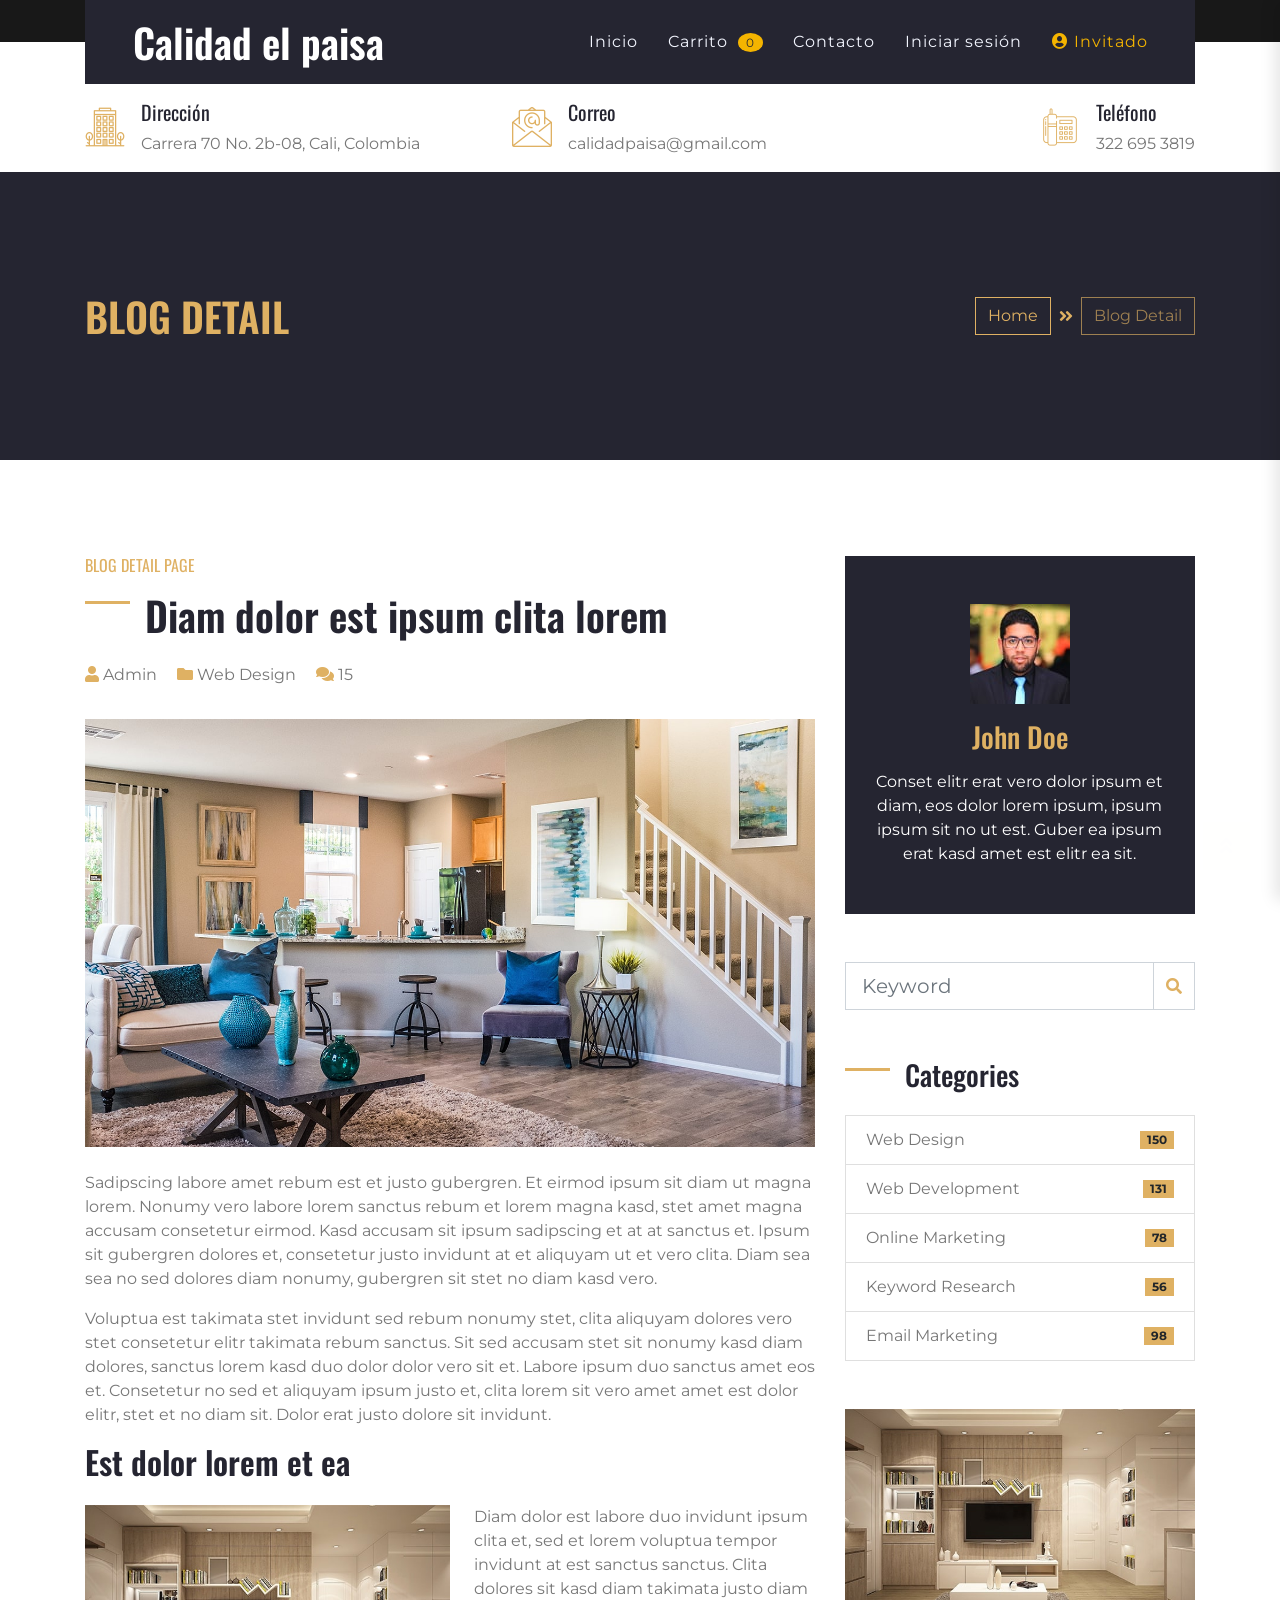
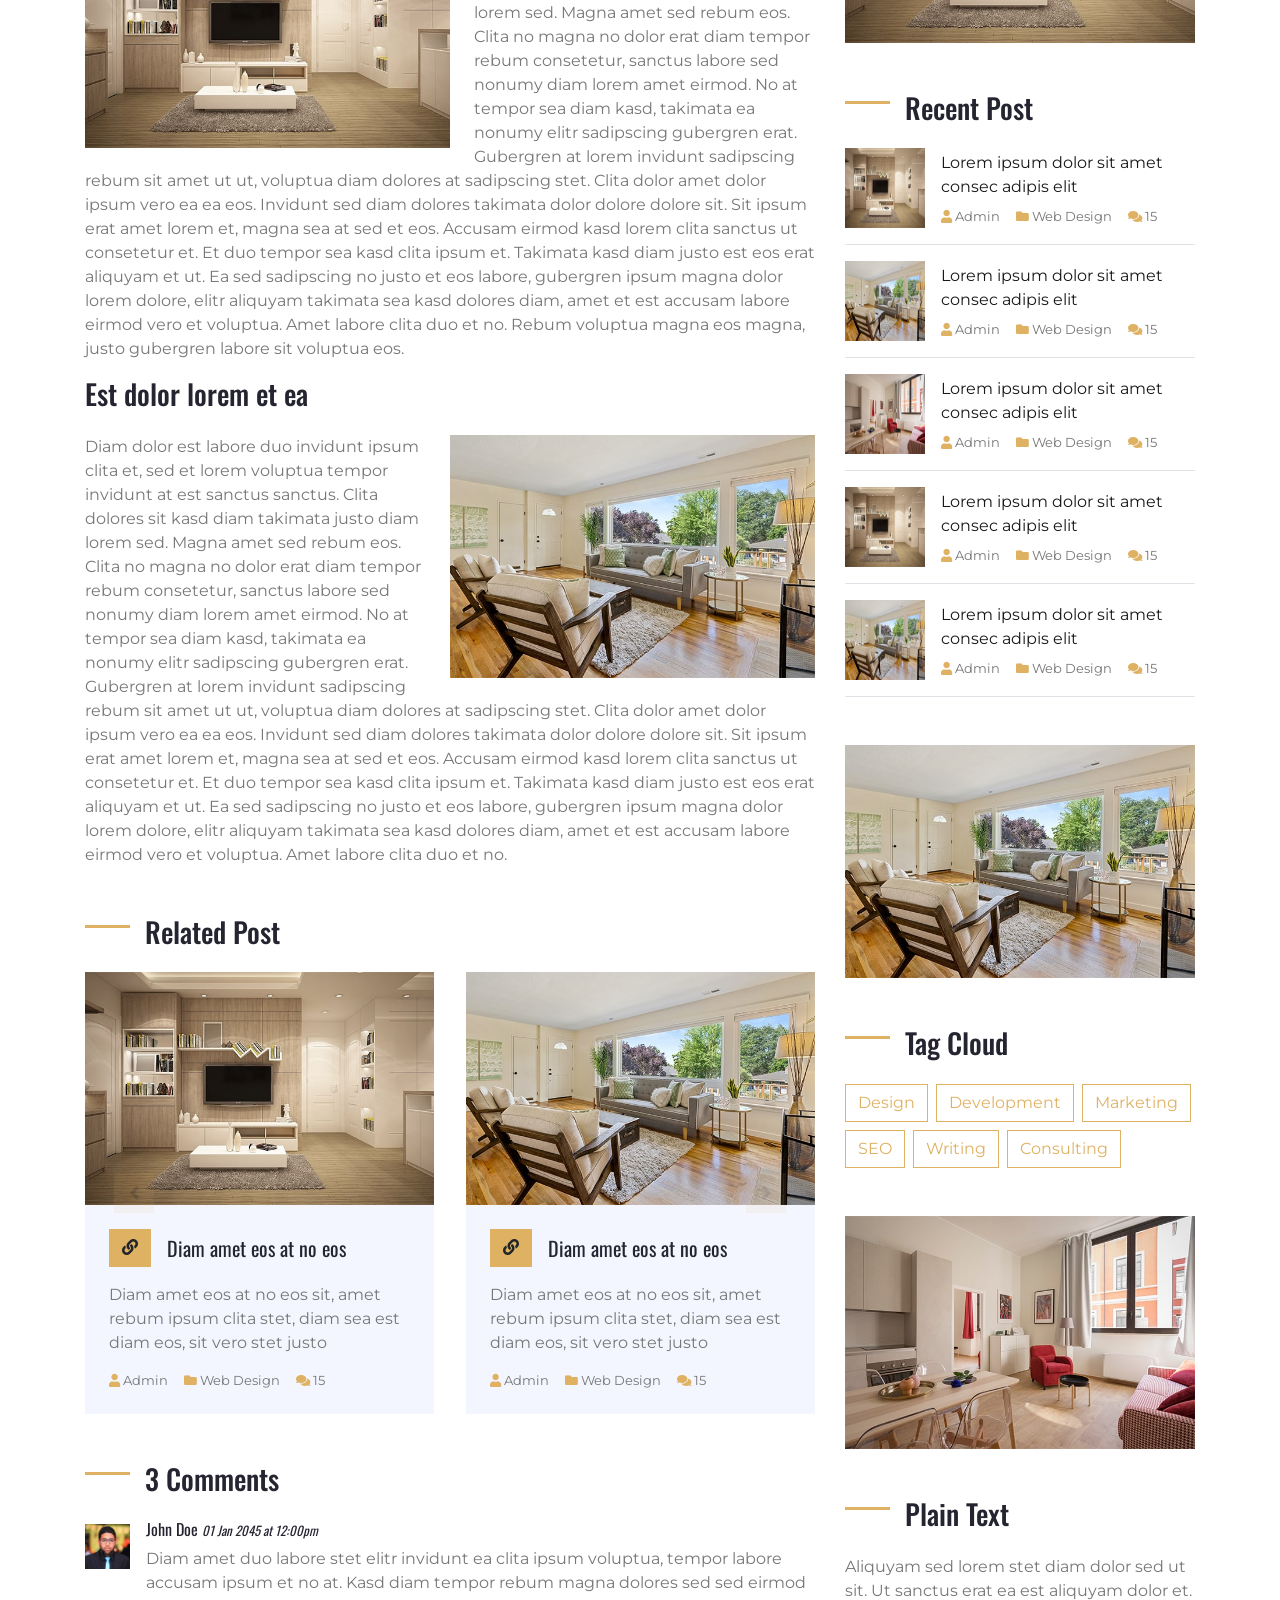
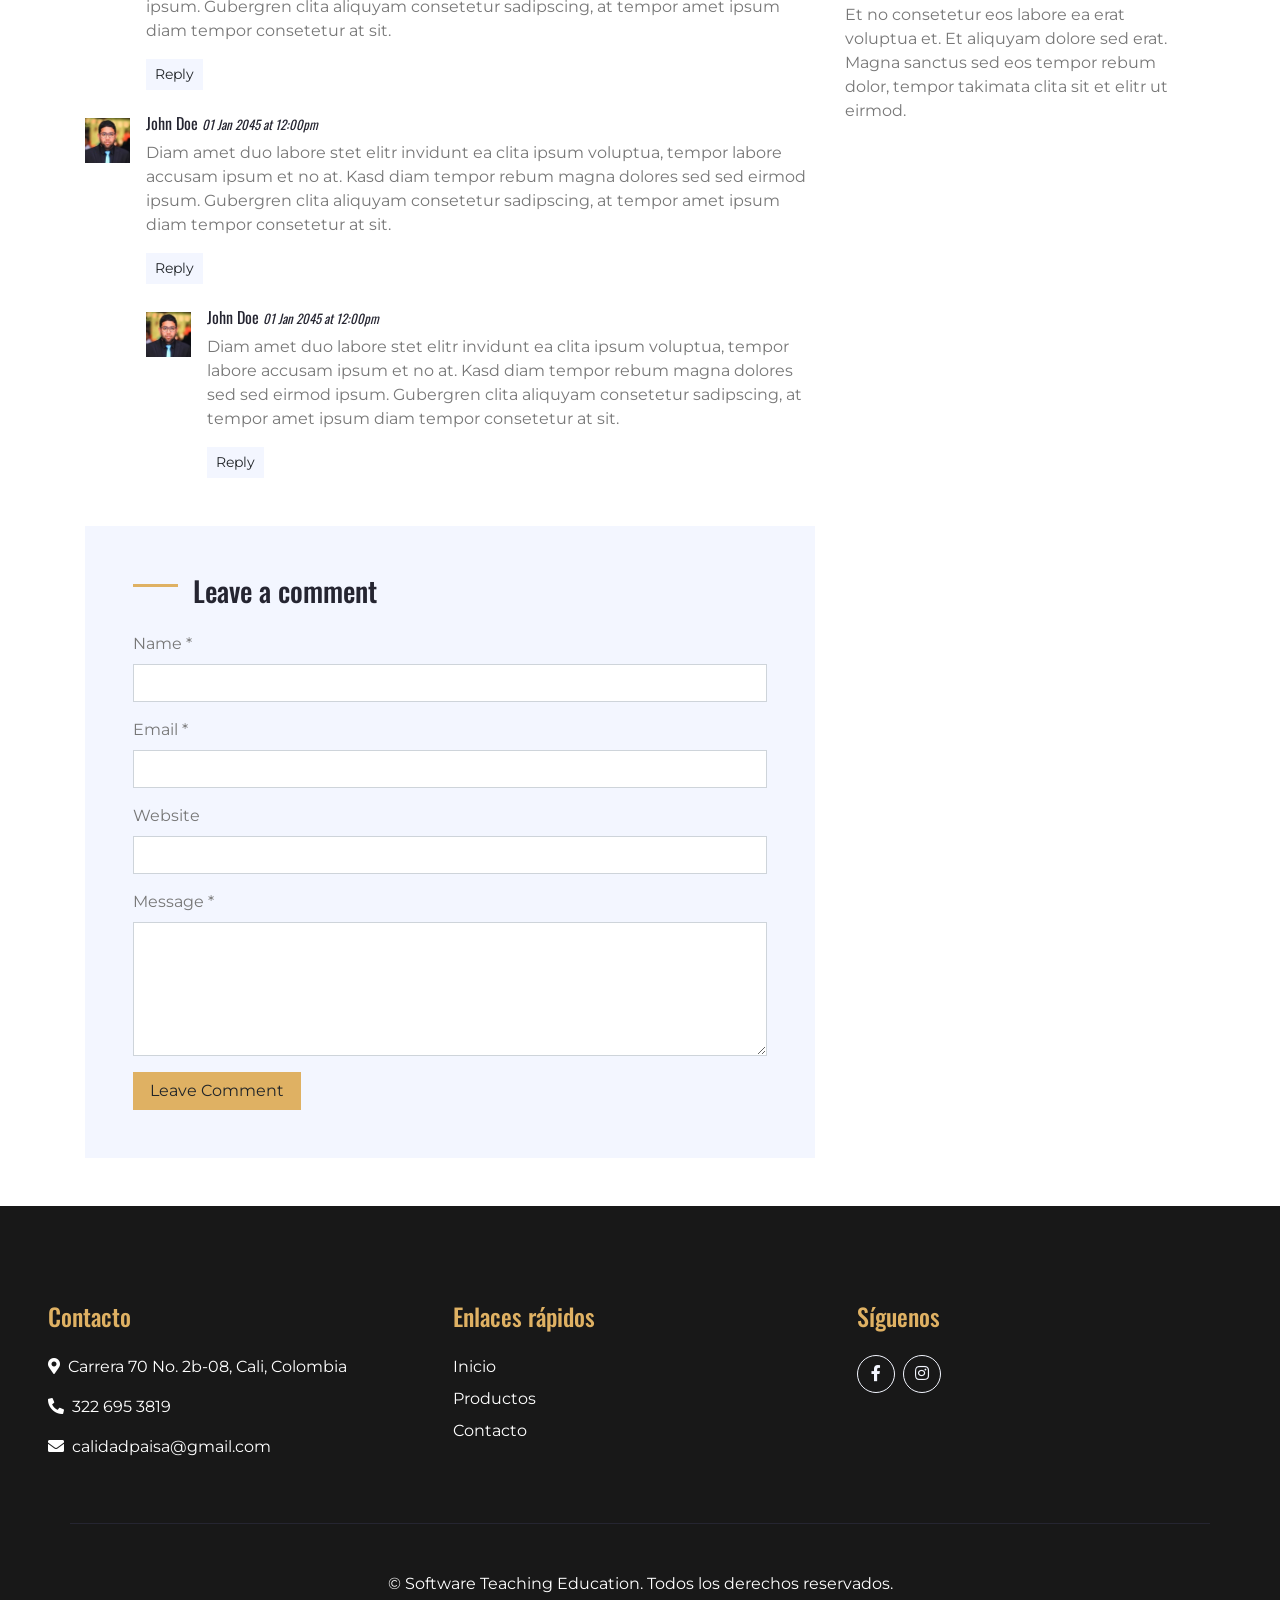
<file: single.html>
<!DOCTYPE html>
<html lang="en">

<head>
    <meta charset="utf-8">
    <title>iDESIGN - Interior Design HTML Template</title>
    <meta content="width=device-width, initial-scale=1.0" name="viewport">
    <meta content="Free HTML Templates" name="keywords">
    <meta content="Free HTML Templates" name="description">

    <!-- Favicon -->
    <link href="img/favicon.ico" rel="icon">

    <!-- Google Web Fonts -->
    <link href="https://fonts.googleapis.com/css2?family=Montserrat&family=Oswald:wght@400;500;600&display=swap" rel="stylesheet"> 

    <!-- Font Awesome -->
    <link href="https://cdnjs.cloudflare.com/ajax/libs/font-awesome/5.10.0/css/all.min.css" rel="stylesheet">

    <!-- Flaticon Font -->
    <link href="lib/flaticon/font/flaticon.css" rel="stylesheet">

    <!-- Libraries Stylesheet -->
    <link href="lib/owlcarousel/assets/owl.carousel.min.css" rel="stylesheet">
    <link href="lib/lightbox/css/lightbox.min.css" rel="stylesheet">

    <!-- Customized Bootstrap Stylesheet -->
    <link href="css/style.css" rel="stylesheet">
    <link href="componentes/cart.css" rel="stylesheet">
</head>

<body>
    <div id="header-container"></div>


    <div id="info-contacto-container"></div>


    <!-- Page Header Start -->
    <div class="container-fluid bg-secondary py-5">
        <div class="container py-5">
            <div class="row align-items-center py-4">
                <div class="col-md-6 text-center text-md-left">
                    <h1 class="mb-4 mb-md-0 text-primary text-uppercase">Blog Detail</h1>
                </div>
                <div class="col-md-6 text-center text-md-right">
                    <div class="d-inline-flex align-items-center">
                        <a class="btn btn-outline-primary" href="">Home</a>
                        <i class="fas fa-angle-double-right text-primary mx-2"></i>
                        <a class="btn btn-outline-primary disabled" href="">Blog Detail</a>
                    </div>
                </div>
            </div>
        </div>
    </div>
    <!-- Page Header Start -->


    <!-- Detail Start -->
    <div class="container py-5">
        <div class="row pt-5">
            <div class="col-lg-8">
                <div class="d-flex flex-column text-left mb-4">
                    <h6 class="text-primary font-weight-normal text-uppercase mb-3">Blog Detail Page</h6>
                    <h1 class="mb-4 section-title">Diam dolor est ipsum clita lorem</h1>
                    <div class="d-index-flex mb-2">
                        <span class="mr-3"><i class="fa fa-user text-primary"></i> Admin</span>
                        <span class="mr-3"><i class="fa fa-folder text-primary"></i> Web Design</span>
                        <span class="mr-3"><i class="fa fa-comments text-primary"></i> 15</span>
                    </div>
                </div>

                <div class="mb-5">
                    <img class="img-fluid w-100 mb-4" src="img/carousel-1.jpg" alt="Image">
                    <p>Sadipscing labore amet rebum est et justo gubergren. Et eirmod ipsum sit diam ut magna lorem. Nonumy vero labore lorem sanctus rebum et lorem magna kasd, stet amet magna accusam consetetur eirmod. Kasd accusam sit ipsum sadipscing et at at sanctus et. Ipsum sit gubergren dolores et, consetetur justo invidunt at et aliquyam ut et vero clita. Diam sea sea no sed dolores diam nonumy, gubergren sit stet no diam kasd vero.</p>
                    <p>Voluptua est takimata stet invidunt sed rebum nonumy stet, clita aliquyam dolores vero stet consetetur elitr takimata rebum sanctus. Sit sed accusam stet sit nonumy kasd diam dolores, sanctus lorem kasd duo dolor dolor vero sit et. Labore ipsum duo sanctus amet eos et. Consetetur no sed et aliquyam ipsum justo et, clita lorem sit vero amet amet est dolor elitr, stet et no diam sit. Dolor erat justo dolore sit invidunt.</p>
                    <h2 class="mb-4">Est dolor lorem et ea</h2>
                    <img class="img-fluid w-50 float-left mr-4 mb-3" src="img/blog-1.jpg" alt="Image">
                    <p>Diam dolor est labore duo invidunt ipsum clita et, sed et lorem voluptua tempor invidunt at est sanctus sanctus. Clita dolores sit kasd diam takimata justo diam lorem sed. Magna amet sed rebum eos. Clita no magna no dolor erat diam tempor rebum consetetur, sanctus labore sed nonumy diam lorem amet eirmod. No at tempor sea diam kasd, takimata ea nonumy elitr sadipscing gubergren erat. Gubergren at lorem invidunt sadipscing rebum sit amet ut ut, voluptua diam dolores at sadipscing stet. Clita dolor amet dolor ipsum vero ea ea eos. Invidunt sed diam dolores takimata dolor dolore dolore sit. Sit ipsum erat amet lorem et, magna sea at sed et eos. Accusam eirmod kasd lorem clita sanctus ut consetetur et. Et duo tempor sea kasd clita ipsum et. Takimata kasd diam justo est eos erat aliquyam et ut. Ea sed sadipscing no justo et eos labore, gubergren ipsum magna dolor lorem dolore, elitr aliquyam takimata sea kasd dolores diam, amet et est accusam labore eirmod vero et voluptua. Amet labore clita duo et no. Rebum voluptua magna eos magna, justo gubergren labore sit voluptua eos.</p>
                    <h3 class="mb-4">Est dolor lorem et ea</h3>
                    <img class="img-fluid w-50 float-right ml-4 mb-3" src="img/blog-2.jpg" alt="Image">
                    <p>Diam dolor est labore duo invidunt ipsum clita et, sed et lorem voluptua tempor invidunt at est sanctus sanctus. Clita dolores sit kasd diam takimata justo diam lorem sed. Magna amet sed rebum eos. Clita no magna no dolor erat diam tempor rebum consetetur, sanctus labore sed nonumy diam lorem amet eirmod. No at tempor sea diam kasd, takimata ea nonumy elitr sadipscing gubergren erat. Gubergren at lorem invidunt sadipscing rebum sit amet ut ut, voluptua diam dolores at sadipscing stet. Clita dolor amet dolor ipsum vero ea ea eos. Invidunt sed diam dolores takimata dolor dolore dolore sit. Sit ipsum erat amet lorem et, magna sea at sed et eos. Accusam eirmod kasd lorem clita sanctus ut consetetur et. Et duo tempor sea kasd clita ipsum et. Takimata kasd diam justo est eos erat aliquyam et ut. Ea sed sadipscing no justo et eos labore, gubergren ipsum magna dolor lorem dolore, elitr aliquyam takimata sea kasd dolores diam, amet et est accusam labore eirmod vero et voluptua. Amet labore clita duo et no.</p>
                </div>

                <div class="mb-5 mx-n3">
                    <h3 class="mb-4 ml-3 section-title">Related Post</h3>
                    <div class="owl-carousel service-carousel position-relative">
                        <div class="card border-0 mx-3">
                            <img class="card-img-top" src="img/blog-1.jpg" alt="">
                            <div class="card-body bg-light p-4">
                                <div class="d-flex align-items-center mb-3">
                                    <a class="btn btn-primary" href=""><i class="fa fa-link"></i></a>
                                    <h5 class="m-0 ml-3 text-truncate">Diam amet eos at no eos</h5>
                                </div>
                                <p>Diam amet eos at no eos sit, amet rebum ipsum clita stet, diam sea est diam eos, sit vero stet justo</p>
                                <div class="d-flex">
                                    <small class="mr-3"><i class="fa fa-user text-primary"></i> Admin</small>
                                    <small class="mr-3"><i class="fa fa-folder text-primary"></i> Web Design</small>
                                    <small class="mr-3"><i class="fa fa-comments text-primary"></i> 15</small>
                                </div>
                            </div>
                        </div>
                        <div class="card border-0 mx-3">
                            <img class="card-img-top" src="img/blog-2.jpg" alt="">
                            <div class="card-body bg-light p-4">
                                <div class="d-flex align-items-center mb-3">
                                    <a class="btn btn-primary" href=""><i class="fa fa-link"></i></a>
                                    <h5 class="m-0 ml-3 text-truncate">Diam amet eos at no eos</h5>
                                </div>
                                <p>Diam amet eos at no eos sit, amet rebum ipsum clita stet, diam sea est diam eos, sit vero stet justo</p>
                                <div class="d-flex">
                                    <small class="mr-3"><i class="fa fa-user text-primary"></i> Admin</small>
                                    <small class="mr-3"><i class="fa fa-folder text-primary"></i> Web Design</small>
                                    <small class="mr-3"><i class="fa fa-comments text-primary"></i> 15</small>
                                </div>
                            </div>
                        </div>
                        <div class="card border-0 mx-3">
                            <img class="card-img-top" src="img/blog-3.jpg" alt="">
                            <div class="card-body bg-light p-4">
                                <div class="d-flex align-items-center mb-3">
                                    <a class="btn btn-primary" href=""><i class="fa fa-link"></i></a>
                                    <h5 class="m-0 ml-3 text-truncate">Diam amet eos at no eos</h5>
                                </div>
                                <p>Diam amet eos at no eos sit, amet rebum ipsum clita stet, diam sea est diam eos, sit vero stet justo</p>
                                <div class="d-flex">
                                    <small class="mr-3"><i class="fa fa-user text-primary"></i> Admin</small>
                                    <small class="mr-3"><i class="fa fa-folder text-primary"></i> Web Design</small>
                                    <small class="mr-3"><i class="fa fa-comments text-primary"></i> 15</small>
                                </div>
                            </div>
                        </div>
                    </div>
                </div>

                <div class="mb-5">
                    <h3 class="mb-4 section-title">3 Comments</h3>
                    <div class="media mb-4">
                        <img src="img/user.jpg" alt="Image" class="img-fluid mr-3 mt-1" style="width: 45px;">
                        <div class="media-body">
                            <h6>John Doe <small><i>01 Jan 2045 at 12:00pm</i></small></h6>
                            <p>Diam amet duo labore stet elitr invidunt ea clita ipsum voluptua, tempor labore accusam ipsum et no at. Kasd diam tempor rebum magna dolores sed sed eirmod ipsum. Gubergren clita aliquyam consetetur sadipscing, at tempor amet ipsum diam tempor consetetur at sit.</p>
                            <button class="btn btn-sm btn-light">Reply</button>
                        </div>
                    </div>
                    <div class="media mb-4">
                        <img src="img/user.jpg" alt="Image" class="img-fluid mr-3 mt-1" style="width: 45px;">
                        <div class="media-body">
                            <h6>John Doe <small><i>01 Jan 2045 at 12:00pm</i></small></h6>
                            <p>Diam amet duo labore stet elitr invidunt ea clita ipsum voluptua, tempor labore accusam ipsum et no at. Kasd diam tempor rebum magna dolores sed sed eirmod ipsum. Gubergren clita aliquyam consetetur sadipscing, at tempor amet ipsum diam tempor consetetur at sit.</p>
                            <button class="btn btn-sm btn-light">Reply</button>
                            <div class="media mt-4">
                                <img src="img/user.jpg" alt="Image" class="img-fluid mr-3 mt-1" style="width: 45px;">
                                <div class="media-body">
                                    <h6>John Doe <small><i>01 Jan 2045 at 12:00pm</i></small></h6>
                                    <p>Diam amet duo labore stet elitr invidunt ea clita ipsum voluptua, tempor labore accusam ipsum et no at. Kasd diam tempor rebum magna dolores sed sed eirmod ipsum. Gubergren clita aliquyam consetetur sadipscing, at tempor amet ipsum diam tempor consetetur at sit.</p>
                                    <button class="btn btn-sm btn-light">Reply</button>
                                </div>
                            </div>
                        </div>
                    </div>
                </div>

                <div class="bg-light p-5">
                    <h3 class="mb-4 section-title">Leave a comment</h3>
                    <form>
                        <div class="form-group">
                            <label for="name">Name *</label>
                            <input type="text" class="form-control" id="name">
                        </div>
                        <div class="form-group">
                            <label for="email">Email *</label>
                            <input type="email" class="form-control" id="email">
                        </div>
                        <div class="form-group">
                            <label for="website">Website</label>
                            <input type="url" class="form-control" id="website">
                        </div>

                        <div class="form-group">
                            <label for="message">Message *</label>
                            <textarea id="message" cols="30" rows="5" class="form-control"></textarea>
                        </div>
                        <div class="form-group mb-0">
                            <input type="submit" value="Leave Comment" class="btn btn-primary px-3">
                        </div>
                    </form>
                </div>
            </div>

            <div class="col-lg-4 mt-5 mt-lg-0">
                <div class="d-flex flex-column text-center bg-secondary mb-5 py-5 px-4">
                    <img src="img/user.jpg" class="img-fluid mx-auto mb-3" style="width: 100px;">
                    <h3 class="text-primary mb-3">John Doe</h3>
                    <p class="text-white m-0">Conset elitr erat vero dolor ipsum et diam, eos dolor lorem ipsum, ipsum ipsum sit no ut est. Guber ea ipsum erat kasd amet est elitr ea sit.</p>
                </div>
                <div class="mb-5">
                    <form action="">
                        <div class="input-group">
                            <input type="text" class="form-control form-control-lg" placeholder="Keyword">
                            <div class="input-group-append">
                                <span class="input-group-text bg-transparent text-primary"><i
                                        class="fa fa-search"></i></span>
                            </div>
                        </div>
                    </form>
                </div>
                <div class="mb-5">
                    <h3 class="mb-4 section-title">Categories</h3>
                    <ul class="list-group">
                        <li class="list-group-item d-flex justify-content-between align-items-center">
                            Web Design
                            <span class="badge badge-primary badge-pill">150</span>
                        </li>
                        <li class="list-group-item d-flex justify-content-between align-items-center">
                            Web Development
                            <span class="badge badge-primary badge-pill">131</span>
                        </li>
                        <li class="list-group-item d-flex justify-content-between align-items-center">
                            Online Marketing
                            <span class="badge badge-primary badge-pill">78</span>
                        </li>
                        <li class="list-group-item d-flex justify-content-between align-items-center">
                            Keyword Research
                            <span class="badge badge-primary badge-pill">56</span>
                        </li>
                        <li class="list-group-item d-flex justify-content-between align-items-center">
                            Email Marketing
                            <span class="badge badge-primary badge-pill">98</span>
                        </li>
                    </ul>
                </div>
                <div class="mb-5">
                    <img src="img/blog-1.jpg" alt="" class="img-fluid">
                </div>
                <div class="mb-5">
                    <h3 class="mb-4 section-title">Recent Post</h3>
                    <div class="d-flex align-items-center border-bottom mb-3 pb-3">
                        <img class="img-fluid" src="img/blog-1.jpg" style="width: 80px; height: 80px;" alt="">
                        <div class="d-flex flex-column pl-3">
                            <a class="text-dark mb-2" href="">Lorem ipsum dolor sit amet consec adipis elit</a>
                            <div class="d-flex">
                                <small class="mr-3"><i class="fa fa-user text-primary"></i> Admin</small>
                                <small class="mr-3"><i class="fa fa-folder text-primary"></i> Web Design</small>
                                <small class="mr-3"><i class="fa fa-comments text-primary"></i> 15</small>
                            </div>
                        </div>
                    </div>
                    <div class="d-flex align-items-center border-bottom mb-3 pb-3">
                        <img class="img-fluid" src="img/blog-2.jpg" style="width: 80px; height: 80px;" alt="">
                        <div class="d-flex flex-column pl-3">
                            <a class="text-dark mb-2" href="">Lorem ipsum dolor sit amet consec adipis elit</a>
                            <div class="d-flex">
                                <small class="mr-3"><i class="fa fa-user text-primary"></i> Admin</small>
                                <small class="mr-3"><i class="fa fa-folder text-primary"></i> Web Design</small>
                                <small class="mr-3"><i class="fa fa-comments text-primary"></i> 15</small>
                            </div>
                        </div>
                    </div>
                    <div class="d-flex align-items-center border-bottom mb-3 pb-3">
                        <img class="img-fluid" src="img/blog-3.jpg" style="width: 80px; height: 80px;" alt="">
                        <div class="d-flex flex-column pl-3">
                            <a class="text-dark mb-2" href="">Lorem ipsum dolor sit amet consec adipis elit</a>
                            <div class="d-flex">
                                <small class="mr-3"><i class="fa fa-user text-primary"></i> Admin</small>
                                <small class="mr-3"><i class="fa fa-folder text-primary"></i> Web Design</small>
                                <small class="mr-3"><i class="fa fa-comments text-primary"></i> 15</small>
                            </div>
                        </div>
                    </div>
                    <div class="d-flex align-items-center border-bottom mb-3 pb-3">
                        <img class="img-fluid" src="img/blog-1.jpg" style="width: 80px; height: 80px;" alt="">
                        <div class="d-flex flex-column pl-3">
                            <a class="text-dark mb-2" href="">Lorem ipsum dolor sit amet consec adipis elit</a>
                            <div class="d-flex">
                                <small class="mr-3"><i class="fa fa-user text-primary"></i> Admin</small>
                                <small class="mr-3"><i class="fa fa-folder text-primary"></i> Web Design</small>
                                <small class="mr-3"><i class="fa fa-comments text-primary"></i> 15</small>
                            </div>
                        </div>
                    </div>
                    <div class="d-flex align-items-center border-bottom mb-3 pb-3">
                        <img class="img-fluid" src="img/blog-2.jpg" style="width: 80px; height: 80px;" alt="">
                        <div class="d-flex flex-column pl-3">
                            <a class="text-dark mb-2" href="">Lorem ipsum dolor sit amet consec adipis elit</a>
                            <div class="d-flex">
                                <small class="mr-3"><i class="fa fa-user text-primary"></i> Admin</small>
                                <small class="mr-3"><i class="fa fa-folder text-primary"></i> Web Design</small>
                                <small class="mr-3"><i class="fa fa-comments text-primary"></i> 15</small>
                            </div>
                        </div>
                    </div>
                </div>
                <div class="mb-5">
                    <img src="img/blog-2.jpg" alt="" class="img-fluid">
                </div>
                <div class="mb-5">
                    <h3 class="mb-4 section-title">Tag Cloud</h3>
                    <div class="d-flex flex-wrap m-n1">
                        <a href="" class="btn btn-outline-primary m-1">Design</a>
                        <a href="" class="btn btn-outline-primary m-1">Development</a>
                        <a href="" class="btn btn-outline-primary m-1">Marketing</a>
                        <a href="" class="btn btn-outline-primary m-1">SEO</a>
                        <a href="" class="btn btn-outline-primary m-1">Writing</a>
                        <a href="" class="btn btn-outline-primary m-1">Consulting</a>
                    </div>
                </div>
                <div class="mb-5">
                    <img src="img/blog-3.jpg" alt="" class="img-fluid">
                </div>
                <div>
                    <h3 class="mb-4 section-title">Plain Text</h3>
                    Aliquyam sed lorem stet diam dolor sed ut sit. Ut sanctus erat ea est aliquyam dolor et. Et no consetetur eos labore ea erat voluptua et. Et aliquyam dolore sed erat. Magna sanctus sed eos tempor rebum dolor, tempor takimata clita sit et elitr ut eirmod.
                </div>
            </div>
        </div>
    </div>
    <!-- Detail End -->


    <div id="footer-container"></div>

    <a href="#" class="btn btn-lg btn-primary back-to-top"><i class="fa fa-angle-double-up"></i></a>


    <!-- JavaScript Libraries -->
    <script src="https://code.jquery.com/jquery-3.4.1.min.js"></script>
    <script src="https://stackpath.bootstrapcdn.com/bootstrap/4.4.1/js/bootstrap.bundle.min.js"></script>
    <script src="lib/easing/easing.min.js"></script>
    <script src="lib/owlcarousel/owl.carousel.min.js"></script>
    <script src="lib/isotope/isotope.pkgd.min.js"></script>
    <script src="lib/lightbox/js/lightbox.min.js"></script>

    <!-- Contact Javascript File -->
    <script src="mail/jqBootstrapValidation.min.js"></script>
    <script src="mail/contact.js"></script>

    <!-- Template Javascript -->
    <script src="js/main.js"></script>
    <script src="js/api.js"></script>
    <script src="componentes/header.js"></script>
    <script src="componentes/info-contacto.js"></script>
    <script src="componentes/cart.js"></script>
    <script src="componentes/footer.js"></script>
    <div id="cart-container"></div>
</body>

</html>
</file>
<file: lib/flaticon/font/flaticon.css>
/*
  	Flaticon icon font: Flaticon
  	Creation date: 12/11/2020 10:28
  	*/

@font-face {
  font-family: "Flaticon";
  src: url("./Flaticon.eot");
  src: url("./Flaticon.eot?#iefix") format("embedded-opentype"),
       url("./Flaticon.woff2") format("woff2"),
       url("./Flaticon.woff") format("woff"),
       url("./Flaticon.ttf") format("truetype"),
       url("./Flaticon.svg#Flaticon") format("svg");
  font-weight: normal;
  font-style: normal;
}

@media screen and (-webkit-min-device-pixel-ratio:0) {
  @font-face {
    font-family: "Flaticon";
    src: url("./Flaticon.svg#Flaticon") format("svg");
  }
}

[class^="flaticon-"]:before, [class*=" flaticon-"]:before,
[class^="flaticon-"]:after, [class*=" flaticon-"]:after {   
  font-family: Flaticon;
        font-size: 20px;
font-style: normal;
margin-left: 20px;
}

.flaticon-stairs:before { content: "\f100"; }
.flaticon-living-room:before { content: "\f101"; }
.flaticon-brickwall:before { content: "\f102"; }
.flaticon-kitchen:before { content: "\f103"; }
.flaticon-bedroom:before { content: "\f104"; }
.flaticon-house:before { content: "\f105"; }
.flaticon-bathroom:before { content: "\f106"; }
.flaticon-office:before { content: "\f107"; }
.flaticon-email:before { content: "\f108"; }
.flaticon-telephone:before { content: "\f109"; }
</file>
<file: componentes/cart.css>
.cart-sidebar {
    position: fixed;
    top: 0;
    right: -450px;
    width: 450px;
    height: 100%;
    background: white;
    box-shadow: -5px 0 15px rgba(0,0,0,0.1);
    z-index: 9999;
    transition: right 0.3s ease;
    display: flex;
    flex-direction: column;
}
.cart-sidebar.open {
    right: 0;
}
.cart-header {
    padding: 1.5rem;
    border-bottom: 1px solid #dee2e6;
    display: flex;
    justify-content: space-between;
    align-items: center;
}
.cart-items {
    flex: 1;
    overflow-y: auto;
    padding: 1rem;
}
.cart-item {
    display: flex;
    gap: 15px;
    margin-bottom: 1rem;
    border-bottom: 1px solid #f0f0f0;
    padding-bottom: 1rem;
}
.cart-item-img {
    width: 70px;
    height: 70px;
    background-size: cover;
    border-radius: 8px;
}
.cart-item-details {
    flex: 1;
}
.cart-item-title {
    font-weight: 600;
}
.cart-item-price {
    color: #f4b400;
    font-weight: 700;
}
.cart-qty {
    display: flex;
    align-items: center;
    gap: 10px;
    margin-top: 8px;
}
.cart-qty button {
    background: #f8f9fa;
    border: 1px solid #ddd;
    width: 28px;
    height: 28px;
    border-radius: 4px;
    cursor: pointer;
}
.cart-footer {
    padding: 1.5rem;
    border-top: 1px solid #dee2e6;
}
.cart-total {
    font-size: 1.3rem;
    font-weight: 800;
    margin-bottom: 1rem;
}
.btn-checkout {
    background: #f4b400;
    width: 100%;
    padding: 12px;
    border: none;
    border-radius: 4px;
    font-weight: bold;
}
.cart-count {
    background: #f4b400;
    color: #2c2c2c;
    border-radius: 50%;
    padding: 2px 8px;
    font-size: 12px;
    margin-left: 5px;
}
.toast-notification {
    position: fixed;
    bottom: 20px;
    left: 50%;
    transform: translateX(-50%);
    background: #28a745;
    color: white;
    padding: 10px 20px;
    border-radius: 40px;
    z-index: 10000;
    opacity: 0;
    transition: opacity 0.3s;
    pointer-events: none;
}
.toast-notification.show {
    opacity: 1;
}
@media (max-width: 576px) {
    .cart-sidebar { width: 100%; right: -100%; }
}
</file>
<file: css/admin.css>
.admin-wrapper {
    display: flex;
    min-height: calc(100vh - 56px);
}
.admin-sidebar {
    width: 240px;
    background: #1e2a3e;
    color: white;
    padding: 1.5rem 0;
    flex-shrink: 0;
}
.admin-sidebar h5 {
    padding: 0 1.5rem;
    margin-bottom: 1.5rem;
    color: #f4b400;
}
.admin-sidebar a {
    display: block;
    padding: 0.75rem 1.5rem;
    color: #c8d0da;
    text-decoration: none;
    transition: all 0.2s;
    border-left: 3px solid transparent;
}
.admin-sidebar a:hover,
.admin-sidebar a.active {
    background: rgba(255,255,255,0.05);
    color: white;
    border-left-color: #f4b400;
}
.admin-content {
    flex: 1;
    padding: 2rem;
    background: #f8f9fa;
}
.admin-section {
    display: none;
}
.admin-section.active {
    display: block;
}
.admin-header {
    display: flex;
    justify-content: space-between;
    align-items: center;
    margin-bottom: 1.5rem;
}
.admin-header h2 {
    margin: 0;
    font-weight: 600;
}
.btn-admin {
    background: #f4b400;
    color: #2c2c2c;
    border: none;
    padding: 8px 20px;
    border-radius: 8px;
    font-weight: 600;
    cursor: pointer;
    transition: all 0.2s;
}
.btn-admin:hover {
    background: #e0a800;
    transform: translateY(-1px);
}
.btn-admin-sm {
    padding: 5px 12px;
    font-size: 13px;
    border-radius: 6px;
    border: none;
    cursor: pointer;
    font-weight: 500;
    transition: all 0.2s;
}
.btn-edit {
    background: #e8f0fe;
    color: #1a73e8;
}
.btn-edit:hover { background: #d2e3fc; }
.btn-delete {
    background: #fce8e6;
    color: #d93025;
}
.btn-delete:hover { background: #f8d7da; }
.admin-table {
    width: 100%;
    background: white;
    border-radius: 12px;
    overflow: hidden;
    box-shadow: 0 1px 4px rgba(0,0,0,0.04);
}
.admin-table th {
    background: #f8f9fa;
    color: #495057;
    font-weight: 600;
    font-size: 13px;
    text-transform: uppercase;
    letter-spacing: 0.5px;
    padding: 12px 16px;
    border-bottom: 2px solid #e9ecef;
}
.admin-table td {
    padding: 12px 16px;
    border-bottom: 1px solid #f0f0f0;
    vertical-align: middle;
    font-size: 14px;
}
.admin-table tr:hover td {
    background: #f8f9fa;
}
.admin-table .thumb {
    width: 50px;
    height: 50px;
    border-radius: 8px;
    object-fit: cover;
    background: #e9ecef;
}
.admin-modal {
    display: none;
    position: fixed;
    top: 0; left: 0; right: 0; bottom: 0;
    background: rgba(0,0,0,0.4);
    z-index: 10000;
    align-items: center;
    justify-content: center;
}
.admin-modal.open {
    display: flex;
}
.admin-modal-content {
    background: white;
    border-radius: 16px;
    padding: 2rem;
    width: 100%;
    max-width: 560px;
    max-height: 90vh;
    overflow-y: auto;
    box-shadow: 0 20px 60px rgba(0,0,0,0.15);
}
.admin-modal-content h3 {
    margin-bottom: 1.5rem;
    font-weight: 600;
}
.admin-modal-content .form-group {
    margin-bottom: 1rem;
}
.admin-modal-content label {
    font-weight: 600;
    font-size: 14px;
    color: #495057;
    margin-bottom: 4px;
}
.admin-modal-content input,
.admin-modal-content textarea,
.admin-modal-content select {
    width: 100%;
    padding: 10px 14px;
    border: 1.5px solid #e2e8f0;
    border-radius: 10px;
    font-size: 14px;
    transition: border-color 0.2s;
    font-family: inherit;
}
.admin-modal-content input:focus,
.admin-modal-content textarea:focus,
.admin-modal-content select:focus {
    outline: none;
    border-color: #f4b400;
    box-shadow: 0 0 0 3px rgba(244,180,0,0.1);
}
.admin-modal-content textarea {
    resize: vertical;
    min-height: 80px;
}
.modal-actions {
    display: flex;
    gap: 10px;
    margin-top: 1.5rem;
    justify-content: flex-end;
}
.btn-cancel {
    background: #f1f3f5;
    color: #495057;
    border: none;
    padding: 10px 24px;
    border-radius: 10px;
    font-weight: 600;
    cursor: pointer;
}
.btn-cancel:hover { background: #e9ecef; }
.btn-save {
    background: #f4b400;
    color: #2c2c2c;
    border: none;
    padding: 10px 24px;
    border-radius: 10px;
    font-weight: 600;
    cursor: pointer;
}
.btn-save:hover { background: #e0a800; }
.admin-stats {
    display: grid;
    grid-template-columns: repeat(auto-fit, minmax(200px, 1fr));
    gap: 1rem;
    margin-bottom: 2rem;
}
.stat-card {
    background: white;
    padding: 1.5rem;
    border-radius: 12px;
    box-shadow: 0 1px 4px rgba(0,0,0,0.04);
}
.stat-card h6 {
    color: #6c757d;
    font-size: 13px;
    margin-bottom: 0.5rem;
    text-transform: uppercase;
    letter-spacing: 0.5px;
}
.stat-card span {
    font-size: 1.8rem;
    font-weight: 700;
    color: #1e2a3e;
}
.admin-toast {
    position: fixed;
    bottom: 20px;
    right: 20px;
    background: #28a745;
    color: white;
    padding: 12px 24px;
    border-radius: 12px;
    font-weight: 500;
    z-index: 99999;
    opacity: 0;
    transform: translateY(20px);
    transition: all 0.3s;
    pointer-events: none;
}
.admin-toast.show {
    opacity: 1;
    transform: translateY(0);
}
.admin-toast.error {
    background: #dc3545;
}
@media (max-width: 768px) {
    .admin-wrapper { flex-direction: column; }
    .admin-sidebar { width: 100%; padding: 1rem; }
    .admin-sidebar a { display: inline-block; padding: 0.5rem 1rem; border-left: none; border-bottom: 3px solid transparent; }
    .admin-sidebar a:hover, .admin-sidebar a.active { border-left-color: transparent; border-bottom-color: #f4b400; }
    .admin-content { padding: 1rem; }
}
</file>
<file: css/style.css>
/******* Bootstrap Theming ********/
/*!
 * Bootstrap v4.5.3 (https://getbootstrap.com/)
 * Copyright 2011-2020 The Bootstrap Authors
 * Copyright 2011-2020 Twitter, Inc.
 * Licensed under MIT (https://github.com/twbs/bootstrap/blob/main/LICENSE)
 */
:root {
  --blue: #007bff;
  --indigo: #6610f2;
  --purple: #6f42c1;
  --pink: #e83e8c;
  --red: #dc3545;
  --orange: #fd7e14;
  --yellow: #ffc107;
  --green: #28a745;
  --teal: #20c997;
  --cyan: #17a2b8;
  --white: #fff;
  --gray: #6c757d;
  --gray-dark: #343a40;
  --primary: #DFB163;
  --secondary: #252531;
  --success: #28a745;
  --info: #17a2b8;
  --warning: #ffc107;
  --danger: #dc3545;
  --light: #F3F6FF;
  --dark: #181818;
  --breakpoint-xs: 0;
  --breakpoint-sm: 576px;
  --breakpoint-md: 768px;
  --breakpoint-lg: 992px;
  --breakpoint-xl: 1200px;
  --font-family-sans-serif: "Montserrat", sans-serif;
  --font-family-monospace: SFMono-Regular, Menlo, Monaco, Consolas, "Liberation Mono", "Courier New", monospace;
}

*,
*::before,
*::after {
  box-sizing: border-box;
}

html {
  font-family: sans-serif;
  line-height: 1.15;
  -webkit-text-size-adjust: 100%;
  -webkit-tap-highlight-color: rgba(0, 0, 0, 0);
}

article, aside, figcaption, figure, footer, header, hgroup, main, nav, section {
  display: block;
}

body {
  margin: 0;
  font-family: "Montserrat", sans-serif;
  font-size: 1rem;
  font-weight: 400;
  line-height: 1.5;
  color: #777777;
  text-align: left;
  background-color: #fff;
}

[tabindex="-1"]:focus:not(:focus-visible) {
  outline: 0 !important;
}

hr {
  box-sizing: content-box;
  height: 0;
  overflow: visible;
}

h1, h2, h3, h4, h5, h6 {
  margin-top: 0;
  margin-bottom: 0.5rem;
}

p {
  margin-top: 0;
  margin-bottom: 1rem;
}

abbr[title],
abbr[data-original-title] {
  text-decoration: underline;
  text-decoration: underline dotted;
  cursor: help;
  border-bottom: 0;
  text-decoration-skip-ink: none;
}

address {
  margin-bottom: 1rem;
  font-style: normal;
  line-height: inherit;
}

ol,
ul,
dl {
  margin-top: 0;
  margin-bottom: 1rem;
}

ol ol,
ul ul,
ol ul,
ul ol {
  margin-bottom: 0;
}

dt {
  font-weight: 700;
}

dd {
  margin-bottom: .5rem;
  margin-left: 0;
}

blockquote {
  margin: 0 0 1rem;
}

b,
strong {
  font-weight: bolder;
}

small {
  font-size: 80%;
}

sub,
sup {
  position: relative;
  font-size: 75%;
  line-height: 0;
  vertical-align: baseline;
}

sub {
  bottom: -.25em;
}

sup {
  top: -.5em;
}

a {
  color: #DFB163;
  text-decoration: none;
  background-color: transparent;
}

a:hover {
  color: #cc902a;
  text-decoration: underline;
}

a:not([href]):not([class]) {
  color: inherit;
  text-decoration: none;
}

a:not([href]):not([class]):hover {
  color: inherit;
  text-decoration: none;
}

pre,
code,
kbd,
samp {
  font-family: SFMono-Regular, Menlo, Monaco, Consolas, "Liberation Mono", "Courier New", monospace;
  font-size: 1em;
}

pre {
  margin-top: 0;
  margin-bottom: 1rem;
  overflow: auto;
  -ms-overflow-style: scrollbar;
}

figure {
  margin: 0 0 1rem;
}

img {
  vertical-align: middle;
  border-style: none;
}

svg {
  overflow: hidden;
  vertical-align: middle;
}

table {
  border-collapse: collapse;
}

caption {
  padding-top: 0.75rem;
  padding-bottom: 0.75rem;
  color: #6c757d;
  text-align: left;
  caption-side: bottom;
}

th {
  text-align: inherit;
  text-align: -webkit-match-parent;
}

label {
  display: inline-block;
  margin-bottom: 0.5rem;
}

button {
  border-radius: 0;
}

button:focus {
  outline: 1px dotted;
  outline: 5px auto -webkit-focus-ring-color;
}

input,
button,
select,
optgroup,
textarea {
  margin: 0;
  font-family: inherit;
  font-size: inherit;
  line-height: inherit;
}

button,
input {
  overflow: visible;
}

button,
select {
  text-transform: none;
}

[role="button"] {
  cursor: pointer;
}

select {
  word-wrap: normal;
}

button,
[type="button"],
[type="reset"],
[type="submit"] {
  -webkit-appearance: button;
}

button:not(:disabled),
[type="button"]:not(:disabled),
[type="reset"]:not(:disabled),
[type="submit"]:not(:disabled) {
  cursor: pointer;
}

button::-moz-focus-inner,
[type="button"]::-moz-focus-inner,
[type="reset"]::-moz-focus-inner,
[type="submit"]::-moz-focus-inner {
  padding: 0;
  border-style: none;
}

input[type="radio"],
input[type="checkbox"] {
  box-sizing: border-box;
  padding: 0;
}

textarea {
  overflow: auto;
  resize: vertical;
}

fieldset {
  min-width: 0;
  padding: 0;
  margin: 0;
  border: 0;
}

legend {
  display: block;
  width: 100%;
  max-width: 100%;
  padding: 0;
  margin-bottom: .5rem;
  font-size: 1.5rem;
  line-height: inherit;
  color: inherit;
  white-space: normal;
}

@media (max-width: 1200px) {
  legend {
    font-size: calc(1.275rem + 0.3vw) ;
  }
}

progress {
  vertical-align: baseline;
}

[type="number"]::-webkit-inner-spin-button,
[type="number"]::-webkit-outer-spin-button {
  height: auto;
}

[type="search"] {
  outline-offset: -2px;
  -webkit-appearance: none;
}

[type="search"]::-webkit-search-decoration {
  -webkit-appearance: none;
}

::-webkit-file-upload-button {
  font: inherit;
  -webkit-appearance: button;
}

output {
  display: inline-block;
}

summary {
  display: list-item;
  cursor: pointer;
}

template {
  display: none;
}

[hidden] {
  display: none !important;
}

h1, h2, h3, h4, h5, h6,
.h1, .h2, .h3, .h4, .h5, .h6 {
  margin-bottom: 0.5rem;
  font-family: "Oswald", sans-serif;
  font-weight: 500;
  line-height: 1.2;
  color: #252531;
}

h1, .h1 {
  font-size: 2.5rem;
}

@media (max-width: 1200px) {
  h1, .h1 {
    font-size: calc(1.375rem + 1.5vw) ;
  }
}

h2, .h2 {
  font-size: 2rem;
}

@media (max-width: 1200px) {
  h2, .h2 {
    font-size: calc(1.325rem + 0.9vw) ;
  }
}

h3, .h3 {
  font-size: 1.75rem;
}

@media (max-width: 1200px) {
  h3, .h3 {
    font-size: calc(1.3rem + 0.6vw) ;
  }
}

h4, .h4 {
  font-size: 1.5rem;
}

@media (max-width: 1200px) {
  h4, .h4 {
    font-size: calc(1.275rem + 0.3vw) ;
  }
}

h5, .h5 {
  font-size: 1.25rem;
}

h6, .h6 {
  font-size: 1rem;
}

.lead {
  font-size: 1.25rem;
  font-weight: 300;
}

.display-1 {
  font-size: 6rem;
  font-weight: 300;
  line-height: 1.2;
}

@media (max-width: 1200px) {
  .display-1 {
    font-size: calc(1.725rem + 5.7vw) ;
  }
}

.display-2 {
  font-size: 5.5rem;
  font-weight: 300;
  line-height: 1.2;
}

@media (max-width: 1200px) {
  .display-2 {
    font-size: calc(1.675rem + 5.1vw) ;
  }
}

.display-3 {
  font-size: 4.5rem;
  font-weight: 300;
  line-height: 1.2;
}

@media (max-width: 1200px) {
  .display-3 {
    font-size: calc(1.575rem + 3.9vw) ;
  }
}

.display-4 {
  font-size: 3.5rem;
  font-weight: 300;
  line-height: 1.2;
}

@media (max-width: 1200px) {
  .display-4 {
    font-size: calc(1.475rem + 2.7vw) ;
  }
}

hr {
  margin-top: 1rem;
  margin-bottom: 1rem;
  border: 0;
  border-top: 1px solid rgba(0, 0, 0, 0.1);
}

small,
.small {
  font-size: 80%;
  font-weight: 400;
}

mark,
.mark {
  padding: 0.2em;
  background-color: #fcf8e3;
}

.list-unstyled {
  padding-left: 0;
  list-style: none;
}

.list-inline {
  padding-left: 0;
  list-style: none;
}

.list-inline-item {
  display: inline-block;
}

.list-inline-item:not(:last-child) {
  margin-right: 0.5rem;
}

.initialism {
  font-size: 90%;
  text-transform: uppercase;
}

.blockquote {
  margin-bottom: 1rem;
  font-size: 1.25rem;
}

.blockquote-footer {
  display: block;
  font-size: 80%;
  color: #6c757d;
}

.blockquote-footer::before {
  content: "\2014\00A0";
}

.img-fluid {
  max-width: 100%;
  height: auto;
}

.img-thumbnail {
  padding: 0.25rem;
  background-color: #fff;
  border: 1px solid #dee2e6;
  max-width: 100%;
  height: auto;
}

.figure {
  display: inline-block;
}

.figure-img {
  margin-bottom: 0.5rem;
  line-height: 1;
}

.figure-caption {
  font-size: 90%;
  color: #6c757d;
}

code {
  font-size: 87.5%;
  color: #e83e8c;
  word-wrap: break-word;
}

a > code {
  color: inherit;
}

kbd {
  padding: 0.2rem 0.4rem;
  font-size: 87.5%;
  color: #fff;
  background-color: #212529;
}

kbd kbd {
  padding: 0;
  font-size: 100%;
  font-weight: 700;
}

pre {
  display: block;
  font-size: 87.5%;
  color: #212529;
}

pre code {
  font-size: inherit;
  color: inherit;
  word-break: normal;
}

.pre-scrollable {
  max-height: 340px;
  overflow-y: scroll;
}

.container,
.container-fluid,
.container-sm,
.container-md,
.container-lg,
.container-xl {
  width: 100%;
  padding-right: 15px;
  padding-left: 15px;
  margin-right: auto;
  margin-left: auto;
}

@media (min-width: 576px) {
  .container, .container-sm {
    max-width: 540px;
  }
}

@media (min-width: 768px) {
  .container, .container-sm, .container-md {
    max-width: 720px;
  }
}

@media (min-width: 992px) {
  .container, .container-sm, .container-md, .container-lg {
    max-width: 960px;
  }
}

@media (min-width: 1200px) {
  .container, .container-sm, .container-md, .container-lg, .container-xl {
    max-width: 1140px;
  }
}

.row {
  display: flex;
  flex-wrap: wrap;
  margin-right: -15px;
  margin-left: -15px;
}

.no-gutters {
  margin-right: 0;
  margin-left: 0;
}

.no-gutters > .col,
.no-gutters > [class*="col-"] {
  padding-right: 0;
  padding-left: 0;
}

.col-1, .col-2, .col-3, .col-4, .col-5, .col-6, .col-7, .col-8, .col-9, .col-10, .col-11, .col-12, .col,
.col-auto, .col-sm-1, .col-sm-2, .col-sm-3, .col-sm-4, .col-sm-5, .col-sm-6, .col-sm-7, .col-sm-8, .col-sm-9, .col-sm-10, .col-sm-11, .col-sm-12, .col-sm,
.col-sm-auto, .col-md-1, .col-md-2, .col-md-3, .col-md-4, .col-md-5, .col-md-6, .col-md-7, .col-md-8, .col-md-9, .col-md-10, .col-md-11, .col-md-12, .col-md,
.col-md-auto, .col-lg-1, .col-lg-2, .col-lg-3, .col-lg-4, .col-lg-5, .col-lg-6, .col-lg-7, .col-lg-8, .col-lg-9, .col-lg-10, .col-lg-11, .col-lg-12, .col-lg,
.col-lg-auto, .col-xl-1, .col-xl-2, .col-xl-3, .col-xl-4, .col-xl-5, .col-xl-6, .col-xl-7, .col-xl-8, .col-xl-9, .col-xl-10, .col-xl-11, .col-xl-12, .col-xl,
.col-xl-auto {
  position: relative;
  width: 100%;
  padding-right: 15px;
  padding-left: 15px;
}

.col {
  flex-basis: 0;
  flex-grow: 1;
  max-width: 100%;
}

.row-cols-1 > * {
  flex: 0 0 100%;
  max-width: 100%;
}

.row-cols-2 > * {
  flex: 0 0 50%;
  max-width: 50%;
}

.row-cols-3 > * {
  flex: 0 0 33.33333%;
  max-width: 33.33333%;
}

.row-cols-4 > * {
  flex: 0 0 25%;
  max-width: 25%;
}

.row-cols-5 > * {
  flex: 0 0 20%;
  max-width: 20%;
}

.row-cols-6 > * {
  flex: 0 0 16.66667%;
  max-width: 16.66667%;
}

.col-auto {
  flex: 0 0 auto;
  width: auto;
  max-width: 100%;
}

.col-1 {
  flex: 0 0 8.33333%;
  max-width: 8.33333%;
}

.col-2 {
  flex: 0 0 16.66667%;
  max-width: 16.66667%;
}

.col-3 {
  flex: 0 0 25%;
  max-width: 25%;
}

.col-4 {
  flex: 0 0 33.33333%;
  max-width: 33.33333%;
}

.col-5 {
  flex: 0 0 41.66667%;
  max-width: 41.66667%;
}

.col-6 {
  flex: 0 0 50%;
  max-width: 50%;
}

.col-7 {
  flex: 0 0 58.33333%;
  max-width: 58.33333%;
}

.col-8 {
  flex: 0 0 66.66667%;
  max-width: 66.66667%;
}

.col-9 {
  flex: 0 0 75%;
  max-width: 75%;
}

.col-10 {
  flex: 0 0 83.33333%;
  max-width: 83.33333%;
}

.col-11 {
  flex: 0 0 91.66667%;
  max-width: 91.66667%;
}

.col-12 {
  flex: 0 0 100%;
  max-width: 100%;
}

.order-first {
  order: -1;
}

.order-last {
  order: 13;
}

.order-0 {
  order: 0;
}

.order-1 {
  order: 1;
}

.order-2 {
  order: 2;
}

.order-3 {
  order: 3;
}

.order-4 {
  order: 4;
}

.order-5 {
  order: 5;
}

.order-6 {
  order: 6;
}

.order-7 {
  order: 7;
}

.order-8 {
  order: 8;
}

.order-9 {
  order: 9;
}

.order-10 {
  order: 10;
}

.order-11 {
  order: 11;
}

.order-12 {
  order: 12;
}

.offset-1 {
  margin-left: 8.33333%;
}

.offset-2 {
  margin-left: 16.66667%;
}

.offset-3 {
  margin-left: 25%;
}

.offset-4 {
  margin-left: 33.33333%;
}

.offset-5 {
  margin-left: 41.66667%;
}

.offset-6 {
  margin-left: 50%;
}

.offset-7 {
  margin-left: 58.33333%;
}

.offset-8 {
  margin-left: 66.66667%;
}

.offset-9 {
  margin-left: 75%;
}

.offset-10 {
  margin-left: 83.33333%;
}

.offset-11 {
  margin-left: 91.66667%;
}

@media (min-width: 576px) {
  .col-sm {
    flex-basis: 0;
    flex-grow: 1;
    max-width: 100%;
  }
  .row-cols-sm-1 > * {
    flex: 0 0 100%;
    max-width: 100%;
  }
  .row-cols-sm-2 > * {
    flex: 0 0 50%;
    max-width: 50%;
  }
  .row-cols-sm-3 > * {
    flex: 0 0 33.33333%;
    max-width: 33.33333%;
  }
  .row-cols-sm-4 > * {
    flex: 0 0 25%;
    max-width: 25%;
  }
  .row-cols-sm-5 > * {
    flex: 0 0 20%;
    max-width: 20%;
  }
  .row-cols-sm-6 > * {
    flex: 0 0 16.66667%;
    max-width: 16.66667%;
  }
  .col-sm-auto {
    flex: 0 0 auto;
    width: auto;
    max-width: 100%;
  }
  .col-sm-1 {
    flex: 0 0 8.33333%;
    max-width: 8.33333%;
  }
  .col-sm-2 {
    flex: 0 0 16.66667%;
    max-width: 16.66667%;
  }
  .col-sm-3 {
    flex: 0 0 25%;
    max-width: 25%;
  }
  .col-sm-4 {
    flex: 0 0 33.33333%;
    max-width: 33.33333%;
  }
  .col-sm-5 {
    flex: 0 0 41.66667%;
    max-width: 41.66667%;
  }
  .col-sm-6 {
    flex: 0 0 50%;
    max-width: 50%;
  }
  .col-sm-7 {
    flex: 0 0 58.33333%;
    max-width: 58.33333%;
  }
  .col-sm-8 {
    flex: 0 0 66.66667%;
    max-width: 66.66667%;
  }
  .col-sm-9 {
    flex: 0 0 75%;
    max-width: 75%;
  }
  .col-sm-10 {
    flex: 0 0 83.33333%;
    max-width: 83.33333%;
  }
  .col-sm-11 {
    flex: 0 0 91.66667%;
    max-width: 91.66667%;
  }
  .col-sm-12 {
    flex: 0 0 100%;
    max-width: 100%;
  }
  .order-sm-first {
    order: -1;
  }
  .order-sm-last {
    order: 13;
  }
  .order-sm-0 {
    order: 0;
  }
  .order-sm-1 {
    order: 1;
  }
  .order-sm-2 {
    order: 2;
  }
  .order-sm-3 {
    order: 3;
  }
  .order-sm-4 {
    order: 4;
  }
  .order-sm-5 {
    order: 5;
  }
  .order-sm-6 {
    order: 6;
  }
  .order-sm-7 {
    order: 7;
  }
  .order-sm-8 {
    order: 8;
  }
  .order-sm-9 {
    order: 9;
  }
  .order-sm-10 {
    order: 10;
  }
  .order-sm-11 {
    order: 11;
  }
  .order-sm-12 {
    order: 12;
  }
  .offset-sm-0 {
    margin-left: 0;
  }
  .offset-sm-1 {
    margin-left: 8.33333%;
  }
  .offset-sm-2 {
    margin-left: 16.66667%;
  }
  .offset-sm-3 {
    margin-left: 25%;
  }
  .offset-sm-4 {
    margin-left: 33.33333%;
  }
  .offset-sm-5 {
    margin-left: 41.66667%;
  }
  .offset-sm-6 {
    margin-left: 50%;
  }
  .offset-sm-7 {
    margin-left: 58.33333%;
  }
  .offset-sm-8 {
    margin-left: 66.66667%;
  }
  .offset-sm-9 {
    margin-left: 75%;
  }
  .offset-sm-10 {
    margin-left: 83.33333%;
  }
  .offset-sm-11 {
    margin-left: 91.66667%;
  }
}

@media (min-width: 768px) {
  .col-md {
    flex-basis: 0;
    flex-grow: 1;
    max-width: 100%;
  }
  .row-cols-md-1 > * {
    flex: 0 0 100%;
    max-width: 100%;
  }
  .row-cols-md-2 > * {
    flex: 0 0 50%;
    max-width: 50%;
  }
  .row-cols-md-3 > * {
    flex: 0 0 33.33333%;
    max-width: 33.33333%;
  }
  .row-cols-md-4 > * {
    flex: 0 0 25%;
    max-width: 25%;
  }
  .row-cols-md-5 > * {
    flex: 0 0 20%;
    max-width: 20%;
  }
  .row-cols-md-6 > * {
    flex: 0 0 16.66667%;
    max-width: 16.66667%;
  }
  .col-md-auto {
    flex: 0 0 auto;
    width: auto;
    max-width: 100%;
  }
  .col-md-1 {
    flex: 0 0 8.33333%;
    max-width: 8.33333%;
  }
  .col-md-2 {
    flex: 0 0 16.66667%;
    max-width: 16.66667%;
  }
  .col-md-3 {
    flex: 0 0 25%;
    max-width: 25%;
  }
  .col-md-4 {
    flex: 0 0 33.33333%;
    max-width: 33.33333%;
  }
  .col-md-5 {
    flex: 0 0 41.66667%;
    max-width: 41.66667%;
  }
  .col-md-6 {
    flex: 0 0 50%;
    max-width: 50%;
  }
  .col-md-7 {
    flex: 0 0 58.33333%;
    max-width: 58.33333%;
  }
  .col-md-8 {
    flex: 0 0 66.66667%;
    max-width: 66.66667%;
  }
  .col-md-9 {
    flex: 0 0 75%;
    max-width: 75%;
  }
  .col-md-10 {
    flex: 0 0 83.33333%;
    max-width: 83.33333%;
  }
  .col-md-11 {
    flex: 0 0 91.66667%;
    max-width: 91.66667%;
  }
  .col-md-12 {
    flex: 0 0 100%;
    max-width: 100%;
  }
  .order-md-first {
    order: -1;
  }
  .order-md-last {
    order: 13;
  }
  .order-md-0 {
    order: 0;
  }
  .order-md-1 {
    order: 1;
  }
  .order-md-2 {
    order: 2;
  }
  .order-md-3 {
    order: 3;
  }
  .order-md-4 {
    order: 4;
  }
  .order-md-5 {
    order: 5;
  }
  .order-md-6 {
    order: 6;
  }
  .order-md-7 {
    order: 7;
  }
  .order-md-8 {
    order: 8;
  }
  .order-md-9 {
    order: 9;
  }
  .order-md-10 {
    order: 10;
  }
  .order-md-11 {
    order: 11;
  }
  .order-md-12 {
    order: 12;
  }
  .offset-md-0 {
    margin-left: 0;
  }
  .offset-md-1 {
    margin-left: 8.33333%;
  }
  .offset-md-2 {
    margin-left: 16.66667%;
  }
  .offset-md-3 {
    margin-left: 25%;
  }
  .offset-md-4 {
    margin-left: 33.33333%;
  }
  .offset-md-5 {
    margin-left: 41.66667%;
  }
  .offset-md-6 {
    margin-left: 50%;
  }
  .offset-md-7 {
    margin-left: 58.33333%;
  }
  .offset-md-8 {
    margin-left: 66.66667%;
  }
  .offset-md-9 {
    margin-left: 75%;
  }
  .offset-md-10 {
    margin-left: 83.33333%;
  }
  .offset-md-11 {
    margin-left: 91.66667%;
  }
}

@media (min-width: 992px) {
  .col-lg {
    flex-basis: 0;
    flex-grow: 1;
    max-width: 100%;
  }
  .row-cols-lg-1 > * {
    flex: 0 0 100%;
    max-width: 100%;
  }
  .row-cols-lg-2 > * {
    flex: 0 0 50%;
    max-width: 50%;
  }
  .row-cols-lg-3 > * {
    flex: 0 0 33.33333%;
    max-width: 33.33333%;
  }
  .row-cols-lg-4 > * {
    flex: 0 0 25%;
    max-width: 25%;
  }
  .row-cols-lg-5 > * {
    flex: 0 0 20%;
    max-width: 20%;
  }
  .row-cols-lg-6 > * {
    flex: 0 0 16.66667%;
    max-width: 16.66667%;
  }
  .col-lg-auto {
    flex: 0 0 auto;
    width: auto;
    max-width: 100%;
  }
  .col-lg-1 {
    flex: 0 0 8.33333%;
    max-width: 8.33333%;
  }
  .col-lg-2 {
    flex: 0 0 16.66667%;
    max-width: 16.66667%;
  }
  .col-lg-3 {
    flex: 0 0 25%;
    max-width: 25%;
  }
  .col-lg-4 {
    flex: 0 0 33.33333%;
    max-width: 33.33333%;
  }
  .col-lg-5 {
    flex: 0 0 41.66667%;
    max-width: 41.66667%;
  }
  .col-lg-6 {
    flex: 0 0 50%;
    max-width: 50%;
  }
  .col-lg-7 {
    flex: 0 0 58.33333%;
    max-width: 58.33333%;
  }
  .col-lg-8 {
    flex: 0 0 66.66667%;
    max-width: 66.66667%;
  }
  .col-lg-9 {
    flex: 0 0 75%;
    max-width: 75%;
  }
  .col-lg-10 {
    flex: 0 0 83.33333%;
    max-width: 83.33333%;
  }
  .col-lg-11 {
    flex: 0 0 91.66667%;
    max-width: 91.66667%;
  }
  .col-lg-12 {
    flex: 0 0 100%;
    max-width: 100%;
  }
  .order-lg-first {
    order: -1;
  }
  .order-lg-last {
    order: 13;
  }
  .order-lg-0 {
    order: 0;
  }
  .order-lg-1 {
    order: 1;
  }
  .order-lg-2 {
    order: 2;
  }
  .order-lg-3 {
    order: 3;
  }
  .order-lg-4 {
    order: 4;
  }
  .order-lg-5 {
    order: 5;
  }
  .order-lg-6 {
    order: 6;
  }
  .order-lg-7 {
    order: 7;
  }
  .order-lg-8 {
    order: 8;
  }
  .order-lg-9 {
    order: 9;
  }
  .order-lg-10 {
    order: 10;
  }
  .order-lg-11 {
    order: 11;
  }
  .order-lg-12 {
    order: 12;
  }
  .offset-lg-0 {
    margin-left: 0;
  }
  .offset-lg-1 {
    margin-left: 8.33333%;
  }
  .offset-lg-2 {
    margin-left: 16.66667%;
  }
  .offset-lg-3 {
    margin-left: 25%;
  }
  .offset-lg-4 {
    margin-left: 33.33333%;
  }
  .offset-lg-5 {
    margin-left: 41.66667%;
  }
  .offset-lg-6 {
    margin-left: 50%;
  }
  .offset-lg-7 {
    margin-left: 58.33333%;
  }
  .offset-lg-8 {
    margin-left: 66.66667%;
  }
  .offset-lg-9 {
    margin-left: 75%;
  }
  .offset-lg-10 {
    margin-left: 83.33333%;
  }
  .offset-lg-11 {
    margin-left: 91.66667%;
  }
}

@media (min-width: 1200px) {
  .col-xl {
    flex-basis: 0;
    flex-grow: 1;
    max-width: 100%;
  }
  .row-cols-xl-1 > * {
    flex: 0 0 100%;
    max-width: 100%;
  }
  .row-cols-xl-2 > * {
    flex: 0 0 50%;
    max-width: 50%;
  }
  .row-cols-xl-3 > * {
    flex: 0 0 33.33333%;
    max-width: 33.33333%;
  }
  .row-cols-xl-4 > * {
    flex: 0 0 25%;
    max-width: 25%;
  }
  .row-cols-xl-5 > * {
    flex: 0 0 20%;
    max-width: 20%;
  }
  .row-cols-xl-6 > * {
    flex: 0 0 16.66667%;
    max-width: 16.66667%;
  }
  .col-xl-auto {
    flex: 0 0 auto;
    width: auto;
    max-width: 100%;
  }
  .col-xl-1 {
    flex: 0 0 8.33333%;
    max-width: 8.33333%;
  }
  .col-xl-2 {
    flex: 0 0 16.66667%;
    max-width: 16.66667%;
  }
  .col-xl-3 {
    flex: 0 0 25%;
    max-width: 25%;
  }
  .col-xl-4 {
    flex: 0 0 33.33333%;
    max-width: 33.33333%;
  }
  .col-xl-5 {
    flex: 0 0 41.66667%;
    max-width: 41.66667%;
  }
  .col-xl-6 {
    flex: 0 0 50%;
    max-width: 50%;
  }
  .col-xl-7 {
    flex: 0 0 58.33333%;
    max-width: 58.33333%;
  }
  .col-xl-8 {
    flex: 0 0 66.66667%;
    max-width: 66.66667%;
  }
  .col-xl-9 {
    flex: 0 0 75%;
    max-width: 75%;
  }
  .col-xl-10 {
    flex: 0 0 83.33333%;
    max-width: 83.33333%;
  }
  .col-xl-11 {
    flex: 0 0 91.66667%;
    max-width: 91.66667%;
  }
  .col-xl-12 {
    flex: 0 0 100%;
    max-width: 100%;
  }
  .order-xl-first {
    order: -1;
  }
  .order-xl-last {
    order: 13;
  }
  .order-xl-0 {
    order: 0;
  }
  .order-xl-1 {
    order: 1;
  }
  .order-xl-2 {
    order: 2;
  }
  .order-xl-3 {
    order: 3;
  }
  .order-xl-4 {
    order: 4;
  }
  .order-xl-5 {
    order: 5;
  }
  .order-xl-6 {
    order: 6;
  }
  .order-xl-7 {
    order: 7;
  }
  .order-xl-8 {
    order: 8;
  }
  .order-xl-9 {
    order: 9;
  }
  .order-xl-10 {
    order: 10;
  }
  .order-xl-11 {
    order: 11;
  }
  .order-xl-12 {
    order: 12;
  }
  .offset-xl-0 {
    margin-left: 0;
  }
  .offset-xl-1 {
    margin-left: 8.33333%;
  }
  .offset-xl-2 {
    margin-left: 16.66667%;
  }
  .offset-xl-3 {
    margin-left: 25%;
  }
  .offset-xl-4 {
    margin-left: 33.33333%;
  }
  .offset-xl-5 {
    margin-left: 41.66667%;
  }
  .offset-xl-6 {
    margin-left: 50%;
  }
  .offset-xl-7 {
    margin-left: 58.33333%;
  }
  .offset-xl-8 {
    margin-left: 66.66667%;
  }
  .offset-xl-9 {
    margin-left: 75%;
  }
  .offset-xl-10 {
    margin-left: 83.33333%;
  }
  .offset-xl-11 {
    margin-left: 91.66667%;
  }
}

.table {
  width: 100%;
  margin-bottom: 1rem;
  color: #777777;
}

.table th,
.table td {
  padding: 0.75rem;
  vertical-align: top;
  border-top: 1px solid #dee2e6;
}

.table thead th {
  vertical-align: bottom;
  border-bottom: 2px solid #dee2e6;
}

.table tbody + tbody {
  border-top: 2px solid #dee2e6;
}

.table-sm th,
.table-sm td {
  padding: 0.3rem;
}

.table-bordered {
  border: 1px solid #dee2e6;
}

.table-bordered th,
.table-bordered td {
  border: 1px solid #dee2e6;
}

.table-bordered thead th,
.table-bordered thead td {
  border-bottom-width: 2px;
}

.table-borderless th,
.table-borderless td,
.table-borderless thead th,
.table-borderless tbody + tbody {
  border: 0;
}

.table-striped tbody tr:nth-of-type(odd) {
  background-color: rgba(0, 0, 0, 0.05);
}

.table-hover tbody tr:hover {
  color: #777777;
  background-color: rgba(0, 0, 0, 0.075);
}

.table-primary,
.table-primary > th,
.table-primary > td {
  background-color: #f6e9d3;
}

.table-primary th,
.table-primary td,
.table-primary thead th,
.table-primary tbody + tbody {
  border-color: #eed6ae;
}

.table-hover .table-primary:hover {
  background-color: #f2debe;
}

.table-hover .table-primary:hover > td,
.table-hover .table-primary:hover > th {
  background-color: #f2debe;
}

.table-secondary,
.table-secondary > th,
.table-secondary > td {
  background-color: #c2c2c5;
}

.table-secondary th,
.table-secondary td,
.table-secondary thead th,
.table-secondary tbody + tbody {
  border-color: #8e8e94;
}

.table-hover .table-secondary:hover {
  background-color: #b5b5b9;
}

.table-hover .table-secondary:hover > td,
.table-hover .table-secondary:hover > th {
  background-color: #b5b5b9;
}

.table-success,
.table-success > th,
.table-success > td {
  background-color: #c3e6cb;
}

.table-success th,
.table-success td,
.table-success thead th,
.table-success tbody + tbody {
  border-color: #8fd19e;
}

.table-hover .table-success:hover {
  background-color: #b1dfbb;
}

.table-hover .table-success:hover > td,
.table-hover .table-success:hover > th {
  background-color: #b1dfbb;
}

.table-info,
.table-info > th,
.table-info > td {
  background-color: #bee5eb;
}

.table-info th,
.table-info td,
.table-info thead th,
.table-info tbody + tbody {
  border-color: #86cfda;
}

.table-hover .table-info:hover {
  background-color: #abdde5;
}

.table-hover .table-info:hover > td,
.table-hover .table-info:hover > th {
  background-color: #abdde5;
}

.table-warning,
.table-warning > th,
.table-warning > td {
  background-color: #ffeeba;
}

.table-warning th,
.table-warning td,
.table-warning thead th,
.table-warning tbody + tbody {
  border-color: #ffdf7e;
}

.table-hover .table-warning:hover {
  background-color: #ffe8a1;
}

.table-hover .table-warning:hover > td,
.table-hover .table-warning:hover > th {
  background-color: #ffe8a1;
}

.table-danger,
.table-danger > th,
.table-danger > td {
  background-color: #f5c6cb;
}

.table-danger th,
.table-danger td,
.table-danger thead th,
.table-danger tbody + tbody {
  border-color: #ed969e;
}

.table-hover .table-danger:hover {
  background-color: #f1b0b7;
}

.table-hover .table-danger:hover > td,
.table-hover .table-danger:hover > th {
  background-color: #f1b0b7;
}

.table-light,
.table-light > th,
.table-light > td {
  background-color: #fcfcff;
}

.table-light th,
.table-light td,
.table-light thead th,
.table-light tbody + tbody {
  border-color: #f9faff;
}

.table-hover .table-light:hover {
  background-color: #e3e3ff;
}

.table-hover .table-light:hover > td,
.table-hover .table-light:hover > th {
  background-color: #e3e3ff;
}

.table-dark,
.table-dark > th,
.table-dark > td {
  background-color: #bebebe;
}

.table-dark th,
.table-dark td,
.table-dark thead th,
.table-dark tbody + tbody {
  border-color: #878787;
}

.table-hover .table-dark:hover {
  background-color: #b1b1b1;
}

.table-hover .table-dark:hover > td,
.table-hover .table-dark:hover > th {
  background-color: #b1b1b1;
}

.table-active,
.table-active > th,
.table-active > td {
  background-color: rgba(0, 0, 0, 0.075);
}

.table-hover .table-active:hover {
  background-color: rgba(0, 0, 0, 0.075);
}

.table-hover .table-active:hover > td,
.table-hover .table-active:hover > th {
  background-color: rgba(0, 0, 0, 0.075);
}

.table .thead-dark th {
  color: #fff;
  background-color: #343a40;
  border-color: #454d55;
}

.table .thead-light th {
  color: #495057;
  background-color: #e9ecef;
  border-color: #dee2e6;
}

.table-dark {
  color: #fff;
  background-color: #343a40;
}

.table-dark th,
.table-dark td,
.table-dark thead th {
  border-color: #454d55;
}

.table-dark.table-bordered {
  border: 0;
}

.table-dark.table-striped tbody tr:nth-of-type(odd) {
  background-color: rgba(255, 255, 255, 0.05);
}

.table-dark.table-hover tbody tr:hover {
  color: #fff;
  background-color: rgba(255, 255, 255, 0.075);
}

@media (max-width: 575.98px) {
  .table-responsive-sm {
    display: block;
    width: 100%;
    overflow-x: auto;
    -webkit-overflow-scrolling: touch;
  }
  .table-responsive-sm > .table-bordered {
    border: 0;
  }
}

@media (max-width: 767.98px) {
  .table-responsive-md {
    display: block;
    width: 100%;
    overflow-x: auto;
    -webkit-overflow-scrolling: touch;
  }
  .table-responsive-md > .table-bordered {
    border: 0;
  }
}

@media (max-width: 991.98px) {
  .table-responsive-lg {
    display: block;
    width: 100%;
    overflow-x: auto;
    -webkit-overflow-scrolling: touch;
  }
  .table-responsive-lg > .table-bordered {
    border: 0;
  }
}

@media (max-width: 1199.98px) {
  .table-responsive-xl {
    display: block;
    width: 100%;
    overflow-x: auto;
    -webkit-overflow-scrolling: touch;
  }
  .table-responsive-xl > .table-bordered {
    border: 0;
  }
}

.table-responsive {
  display: block;
  width: 100%;
  overflow-x: auto;
  -webkit-overflow-scrolling: touch;
}

.table-responsive > .table-bordered {
  border: 0;
}

.form-control {
  display: block;
  width: 100%;
  height: calc(1.5em + 0.75rem + 2px);
  padding: 0.375rem 0.75rem;
  font-size: 1rem;
  font-weight: 400;
  line-height: 1.5;
  color: #495057;
  background-color: #fff;
  background-clip: padding-box;
  border: 1px solid #ced4da;
  border-radius: 0;
  transition: border-color 0.15s ease-in-out, box-shadow 0.15s ease-in-out;
}

@media (prefers-reduced-motion: reduce) {
  .form-control {
    transition: none;
  }
}

.form-control::-ms-expand {
  background-color: transparent;
  border: 0;
}

.form-control:-moz-focusring {
  color: transparent;
  text-shadow: 0 0 0 #495057;
}

.form-control:focus {
  color: #495057;
  background-color: #fff;
  border-color: #f5e6cd;
  outline: 0;
  box-shadow: 0 0 0 0.2rem rgba(223, 177, 99, 0.25);
}

.form-control::placeholder {
  color: #6c757d;
  opacity: 1;
}

.form-control:disabled, .form-control[readonly] {
  background-color: #e9ecef;
  opacity: 1;
}

input[type="date"].form-control,
input[type="time"].form-control,
input[type="datetime-local"].form-control,
input[type="month"].form-control {
  appearance: none;
}

select.form-control:focus::-ms-value {
  color: #495057;
  background-color: #fff;
}

.form-control-file,
.form-control-range {
  display: block;
  width: 100%;
}

.col-form-label {
  padding-top: calc(0.375rem + 1px);
  padding-bottom: calc(0.375rem + 1px);
  margin-bottom: 0;
  font-size: inherit;
  line-height: 1.5;
}

.col-form-label-lg {
  padding-top: calc(0.5rem + 1px);
  padding-bottom: calc(0.5rem + 1px);
  font-size: 1.25rem;
  line-height: 1.5;
}

.col-form-label-sm {
  padding-top: calc(0.25rem + 1px);
  padding-bottom: calc(0.25rem + 1px);
  font-size: 0.875rem;
  line-height: 1.5;
}

.form-control-plaintext {
  display: block;
  width: 100%;
  padding: 0.375rem 0;
  margin-bottom: 0;
  font-size: 1rem;
  line-height: 1.5;
  color: #777777;
  background-color: transparent;
  border: solid transparent;
  border-width: 1px 0;
}

.form-control-plaintext.form-control-sm, .form-control-plaintext.form-control-lg {
  padding-right: 0;
  padding-left: 0;
}

.form-control-sm {
  height: calc(1.5em + 0.5rem + 2px);
  padding: 0.25rem 0.5rem;
  font-size: 0.875rem;
  line-height: 1.5;
}

.form-control-lg {
  height: calc(1.5em + 1rem + 2px);
  padding: 0.5rem 1rem;
  font-size: 1.25rem;
  line-height: 1.5;
}

select.form-control[size], select.form-control[multiple] {
  height: auto;
}

textarea.form-control {
  height: auto;
}

.form-group {
  margin-bottom: 1rem;
}

.form-text {
  display: block;
  margin-top: 0.25rem;
}

.form-row {
  display: flex;
  flex-wrap: wrap;
  margin-right: -5px;
  margin-left: -5px;
}

.form-row > .col,
.form-row > [class*="col-"] {
  padding-right: 5px;
  padding-left: 5px;
}

.form-check {
  position: relative;
  display: block;
  padding-left: 1.25rem;
}

.form-check-input {
  position: absolute;
  margin-top: 0.3rem;
  margin-left: -1.25rem;
}

.form-check-input[disabled] ~ .form-check-label,
.form-check-input:disabled ~ .form-check-label {
  color: #6c757d;
}

.form-check-label {
  margin-bottom: 0;
}

.form-check-inline {
  display: inline-flex;
  align-items: center;
  padding-left: 0;
  margin-right: 0.75rem;
}

.form-check-inline .form-check-input {
  position: static;
  margin-top: 0;
  margin-right: 0.3125rem;
  margin-left: 0;
}

.valid-feedback {
  display: none;
  width: 100%;
  margin-top: 0.25rem;
  font-size: 80%;
  color: #28a745;
}

.valid-tooltip {
  position: absolute;
  top: 100%;
  left: 0;
  z-index: 5;
  display: none;
  max-width: 100%;
  padding: 0.25rem 0.5rem;
  margin-top: .1rem;
  font-size: 0.875rem;
  line-height: 1.5;
  color: #fff;
  background-color: rgba(40, 167, 69, 0.9);
}

.was-validated :valid ~ .valid-feedback,
.was-validated :valid ~ .valid-tooltip,
.is-valid ~ .valid-feedback,
.is-valid ~ .valid-tooltip {
  display: block;
}

.was-validated .form-control:valid, .form-control.is-valid {
  border-color: #28a745;
  padding-right: calc(1.5em + 0.75rem);
  background-image: url("data:image/svg+xml,%3csvg xmlns='http://www.w3.org/2000/svg' width='8' height='8' viewBox='0 0 8 8'%3e%3cpath fill='%2328a745' d='M2.3 6.73L.6 4.53c-.4-1.04.46-1.4 1.1-.8l1.1 1.4 3.4-3.8c.6-.63 1.6-.27 1.2.7l-4 4.6c-.43.5-.8.4-1.1.1z'/%3e%3c/svg%3e");
  background-repeat: no-repeat;
  background-position: right calc(0.375em + 0.1875rem) center;
  background-size: calc(0.75em + 0.375rem) calc(0.75em + 0.375rem);
}

.was-validated .form-control:valid:focus, .form-control.is-valid:focus {
  border-color: #28a745;
  box-shadow: 0 0 0 0.2rem rgba(40, 167, 69, 0.25);
}

.was-validated textarea.form-control:valid, textarea.form-control.is-valid {
  padding-right: calc(1.5em + 0.75rem);
  background-position: top calc(0.375em + 0.1875rem) right calc(0.375em + 0.1875rem);
}

.was-validated .custom-select:valid, .custom-select.is-valid {
  border-color: #28a745;
  padding-right: calc(0.75em + 2.3125rem);
  background: url("data:image/svg+xml,%3csvg xmlns='http://www.w3.org/2000/svg' width='4' height='5' viewBox='0 0 4 5'%3e%3cpath fill='%23343a40' d='M2 0L0 2h4zm0 5L0 3h4z'/%3e%3c/svg%3e") no-repeat right 0.75rem center/8px 10px, url("data:image/svg+xml,%3csvg xmlns='http://www.w3.org/2000/svg' width='8' height='8' viewBox='0 0 8 8'%3e%3cpath fill='%2328a745' d='M2.3 6.73L.6 4.53c-.4-1.04.46-1.4 1.1-.8l1.1 1.4 3.4-3.8c.6-.63 1.6-.27 1.2.7l-4 4.6c-.43.5-.8.4-1.1.1z'/%3e%3c/svg%3e") #fff no-repeat center right 1.75rem/calc(0.75em + 0.375rem) calc(0.75em + 0.375rem);
}

.was-validated .custom-select:valid:focus, .custom-select.is-valid:focus {
  border-color: #28a745;
  box-shadow: 0 0 0 0.2rem rgba(40, 167, 69, 0.25);
}

.was-validated .form-check-input:valid ~ .form-check-label, .form-check-input.is-valid ~ .form-check-label {
  color: #28a745;
}

.was-validated .form-check-input:valid ~ .valid-feedback,
.was-validated .form-check-input:valid ~ .valid-tooltip, .form-check-input.is-valid ~ .valid-feedback,
.form-check-input.is-valid ~ .valid-tooltip {
  display: block;
}

.was-validated .custom-control-input:valid ~ .custom-control-label, .custom-control-input.is-valid ~ .custom-control-label {
  color: #28a745;
}

.was-validated .custom-control-input:valid ~ .custom-control-label::before, .custom-control-input.is-valid ~ .custom-control-label::before {
  border-color: #28a745;
}

.was-validated .custom-control-input:valid:checked ~ .custom-control-label::before, .custom-control-input.is-valid:checked ~ .custom-control-label::before {
  border-color: #34ce57;
  background-color: #34ce57;
}

.was-validated .custom-control-input:valid:focus ~ .custom-control-label::before, .custom-control-input.is-valid:focus ~ .custom-control-label::before {
  box-shadow: 0 0 0 0.2rem rgba(40, 167, 69, 0.25);
}

.was-validated .custom-control-input:valid:focus:not(:checked) ~ .custom-control-label::before, .custom-control-input.is-valid:focus:not(:checked) ~ .custom-control-label::before {
  border-color: #28a745;
}

.was-validated .custom-file-input:valid ~ .custom-file-label, .custom-file-input.is-valid ~ .custom-file-label {
  border-color: #28a745;
}

.was-validated .custom-file-input:valid:focus ~ .custom-file-label, .custom-file-input.is-valid:focus ~ .custom-file-label {
  border-color: #28a745;
  box-shadow: 0 0 0 0.2rem rgba(40, 167, 69, 0.25);
}

.invalid-feedback {
  display: none;
  width: 100%;
  margin-top: 0.25rem;
  font-size: 80%;
  color: #dc3545;
}

.invalid-tooltip {
  position: absolute;
  top: 100%;
  left: 0;
  z-index: 5;
  display: none;
  max-width: 100%;
  padding: 0.25rem 0.5rem;
  margin-top: .1rem;
  font-size: 0.875rem;
  line-height: 1.5;
  color: #fff;
  background-color: rgba(220, 53, 69, 0.9);
}

.was-validated :invalid ~ .invalid-feedback,
.was-validated :invalid ~ .invalid-tooltip,
.is-invalid ~ .invalid-feedback,
.is-invalid ~ .invalid-tooltip {
  display: block;
}

.was-validated .form-control:invalid, .form-control.is-invalid {
  border-color: #dc3545;
  padding-right: calc(1.5em + 0.75rem);
  background-image: url("data:image/svg+xml,%3csvg xmlns='http://www.w3.org/2000/svg' width='12' height='12' fill='none' stroke='%23dc3545' viewBox='0 0 12 12'%3e%3ccircle cx='6' cy='6' r='4.5'/%3e%3cpath stroke-linejoin='round' d='M5.8 3.6h.4L6 6.5z'/%3e%3ccircle cx='6' cy='8.2' r='.6' fill='%23dc3545' stroke='none'/%3e%3c/svg%3e");
  background-repeat: no-repeat;
  background-position: right calc(0.375em + 0.1875rem) center;
  background-size: calc(0.75em + 0.375rem) calc(0.75em + 0.375rem);
}

.was-validated .form-control:invalid:focus, .form-control.is-invalid:focus {
  border-color: #dc3545;
  box-shadow: 0 0 0 0.2rem rgba(220, 53, 69, 0.25);
}

.was-validated textarea.form-control:invalid, textarea.form-control.is-invalid {
  padding-right: calc(1.5em + 0.75rem);
  background-position: top calc(0.375em + 0.1875rem) right calc(0.375em + 0.1875rem);
}

.was-validated .custom-select:invalid, .custom-select.is-invalid {
  border-color: #dc3545;
  padding-right: calc(0.75em + 2.3125rem);
  background: url("data:image/svg+xml,%3csvg xmlns='http://www.w3.org/2000/svg' width='4' height='5' viewBox='0 0 4 5'%3e%3cpath fill='%23343a40' d='M2 0L0 2h4zm0 5L0 3h4z'/%3e%3c/svg%3e") no-repeat right 0.75rem center/8px 10px, url("data:image/svg+xml,%3csvg xmlns='http://www.w3.org/2000/svg' width='12' height='12' fill='none' stroke='%23dc3545' viewBox='0 0 12 12'%3e%3ccircle cx='6' cy='6' r='4.5'/%3e%3cpath stroke-linejoin='round' d='M5.8 3.6h.4L6 6.5z'/%3e%3ccircle cx='6' cy='8.2' r='.6' fill='%23dc3545' stroke='none'/%3e%3c/svg%3e") #fff no-repeat center right 1.75rem/calc(0.75em + 0.375rem) calc(0.75em + 0.375rem);
}

.was-validated .custom-select:invalid:focus, .custom-select.is-invalid:focus {
  border-color: #dc3545;
  box-shadow: 0 0 0 0.2rem rgba(220, 53, 69, 0.25);
}

.was-validated .form-check-input:invalid ~ .form-check-label, .form-check-input.is-invalid ~ .form-check-label {
  color: #dc3545;
}

.was-validated .form-check-input:invalid ~ .invalid-feedback,
.was-validated .form-check-input:invalid ~ .invalid-tooltip, .form-check-input.is-invalid ~ .invalid-feedback,
.form-check-input.is-invalid ~ .invalid-tooltip {
  display: block;
}

.was-validated .custom-control-input:invalid ~ .custom-control-label, .custom-control-input.is-invalid ~ .custom-control-label {
  color: #dc3545;
}

.was-validated .custom-control-input:invalid ~ .custom-control-label::before, .custom-control-input.is-invalid ~ .custom-control-label::before {
  border-color: #dc3545;
}

.was-validated .custom-control-input:invalid:checked ~ .custom-control-label::before, .custom-control-input.is-invalid:checked ~ .custom-control-label::before {
  border-color: #e4606d;
  background-color: #e4606d;
}

.was-validated .custom-control-input:invalid:focus ~ .custom-control-label::before, .custom-control-input.is-invalid:focus ~ .custom-control-label::before {
  box-shadow: 0 0 0 0.2rem rgba(220, 53, 69, 0.25);
}

.was-validated .custom-control-input:invalid:focus:not(:checked) ~ .custom-control-label::before, .custom-control-input.is-invalid:focus:not(:checked) ~ .custom-control-label::before {
  border-color: #dc3545;
}

.was-validated .custom-file-input:invalid ~ .custom-file-label, .custom-file-input.is-invalid ~ .custom-file-label {
  border-color: #dc3545;
}

.was-validated .custom-file-input:invalid:focus ~ .custom-file-label, .custom-file-input.is-invalid:focus ~ .custom-file-label {
  border-color: #dc3545;
  box-shadow: 0 0 0 0.2rem rgba(220, 53, 69, 0.25);
}

.form-inline {
  display: flex;
  flex-flow: row wrap;
  align-items: center;
}

.form-inline .form-check {
  width: 100%;
}

@media (min-width: 576px) {
  .form-inline label {
    display: flex;
    align-items: center;
    justify-content: center;
    margin-bottom: 0;
  }
  .form-inline .form-group {
    display: flex;
    flex: 0 0 auto;
    flex-flow: row wrap;
    align-items: center;
    margin-bottom: 0;
  }
  .form-inline .form-control {
    display: inline-block;
    width: auto;
    vertical-align: middle;
  }
  .form-inline .form-control-plaintext {
    display: inline-block;
  }
  .form-inline .input-group,
  .form-inline .custom-select {
    width: auto;
  }
  .form-inline .form-check {
    display: flex;
    align-items: center;
    justify-content: center;
    width: auto;
    padding-left: 0;
  }
  .form-inline .form-check-input {
    position: relative;
    flex-shrink: 0;
    margin-top: 0;
    margin-right: 0.25rem;
    margin-left: 0;
  }
  .form-inline .custom-control {
    align-items: center;
    justify-content: center;
  }
  .form-inline .custom-control-label {
    margin-bottom: 0;
  }
}

.btn {
  display: inline-block;
  font-weight: 400;
  color: #777777;
  text-align: center;
  vertical-align: middle;
  user-select: none;
  background-color: transparent;
  border: 1px solid transparent;
  padding: 0.375rem 0.75rem;
  font-size: 1rem;
  line-height: 1.5;
  border-radius: 0;
  transition: color 0.15s ease-in-out, background-color 0.15s ease-in-out, border-color 0.15s ease-in-out, box-shadow 0.15s ease-in-out;
}

@media (prefers-reduced-motion: reduce) {
  .btn {
    transition: none;
  }
}

.btn:hover {
  color: #777777;
  text-decoration: none;
}

.btn:focus, .btn.focus {
  outline: 0;
  box-shadow: 0 0 0 0.2rem rgba(223, 177, 99, 0.25);
}

.btn.disabled, .btn:disabled {
  opacity: 0.65;
}

.btn:not(:disabled):not(.disabled) {
  cursor: pointer;
}

a.btn.disabled,
fieldset:disabled a.btn {
  pointer-events: none;
}

.btn-primary {
  color: #212529;
  background-color: #DFB163;
  border-color: #DFB163;
}

.btn-primary:hover {
  color: #212529;
  background-color: #d8a143;
  border-color: #d69c39;
}

.btn-primary:focus, .btn-primary.focus {
  color: #212529;
  background-color: #d8a143;
  border-color: #d69c39;
  box-shadow: 0 0 0 0.2rem rgba(195, 156, 90, 0.5);
}

.btn-primary.disabled, .btn-primary:disabled {
  color: #212529;
  background-color: #DFB163;
  border-color: #DFB163;
}

.btn-primary:not(:disabled):not(.disabled):active, .btn-primary:not(:disabled):not(.disabled).active,
.show > .btn-primary.dropdown-toggle {
  color: #212529;
  background-color: #d69c39;
  border-color: #d4972e;
}

.btn-primary:not(:disabled):not(.disabled):active:focus, .btn-primary:not(:disabled):not(.disabled).active:focus,
.show > .btn-primary.dropdown-toggle:focus {
  box-shadow: 0 0 0 0.2rem rgba(195, 156, 90, 0.5);
}

.btn-secondary {
  color: #fff;
  background-color: #252531;
  border-color: #252531;
}

.btn-secondary:hover {
  color: #fff;
  background-color: #15151b;
  border-color: #0f0f14;
}

.btn-secondary:focus, .btn-secondary.focus {
  color: #fff;
  background-color: #15151b;
  border-color: #0f0f14;
  box-shadow: 0 0 0 0.2rem rgba(70, 70, 80, 0.5);
}

.btn-secondary.disabled, .btn-secondary:disabled {
  color: #fff;
  background-color: #252531;
  border-color: #252531;
}

.btn-secondary:not(:disabled):not(.disabled):active, .btn-secondary:not(:disabled):not(.disabled).active,
.show > .btn-secondary.dropdown-toggle {
  color: #fff;
  background-color: #0f0f14;
  border-color: #0a0a0d;
}

.btn-secondary:not(:disabled):not(.disabled):active:focus, .btn-secondary:not(:disabled):not(.disabled).active:focus,
.show > .btn-secondary.dropdown-toggle:focus {
  box-shadow: 0 0 0 0.2rem rgba(70, 70, 80, 0.5);
}

.btn-success {
  color: #fff;
  background-color: #28a745;
  border-color: #28a745;
}

.btn-success:hover {
  color: #fff;
  background-color: #218838;
  border-color: #1e7e34;
}

.btn-success:focus, .btn-success.focus {
  color: #fff;
  background-color: #218838;
  border-color: #1e7e34;
  box-shadow: 0 0 0 0.2rem rgba(72, 180, 97, 0.5);
}

.btn-success.disabled, .btn-success:disabled {
  color: #fff;
  background-color: #28a745;
  border-color: #28a745;
}

.btn-success:not(:disabled):not(.disabled):active, .btn-success:not(:disabled):not(.disabled).active,
.show > .btn-success.dropdown-toggle {
  color: #fff;
  background-color: #1e7e34;
  border-color: #1c7430;
}

.btn-success:not(:disabled):not(.disabled):active:focus, .btn-success:not(:disabled):not(.disabled).active:focus,
.show > .btn-success.dropdown-toggle:focus {
  box-shadow: 0 0 0 0.2rem rgba(72, 180, 97, 0.5);
}

.btn-info {
  color: #fff;
  background-color: #17a2b8;
  border-color: #17a2b8;
}

.btn-info:hover {
  color: #fff;
  background-color: #138496;
  border-color: #117a8b;
}

.btn-info:focus, .btn-info.focus {
  color: #fff;
  background-color: #138496;
  border-color: #117a8b;
  box-shadow: 0 0 0 0.2rem rgba(58, 176, 195, 0.5);
}

.btn-info.disabled, .btn-info:disabled {
  color: #fff;
  background-color: #17a2b8;
  border-color: #17a2b8;
}

.btn-info:not(:disabled):not(.disabled):active, .btn-info:not(:disabled):not(.disabled).active,
.show > .btn-info.dropdown-toggle {
  color: #fff;
  background-color: #117a8b;
  border-color: #10707f;
}

.btn-info:not(:disabled):not(.disabled):active:focus, .btn-info:not(:disabled):not(.disabled).active:focus,
.show > .btn-info.dropdown-toggle:focus {
  box-shadow: 0 0 0 0.2rem rgba(58, 176, 195, 0.5);
}

.btn-warning {
  color: #212529;
  background-color: #ffc107;
  border-color: #ffc107;
}

.btn-warning:hover {
  color: #212529;
  background-color: #e0a800;
  border-color: #d39e00;
}

.btn-warning:focus, .btn-warning.focus {
  color: #212529;
  background-color: #e0a800;
  border-color: #d39e00;
  box-shadow: 0 0 0 0.2rem rgba(222, 170, 12, 0.5);
}

.btn-warning.disabled, .btn-warning:disabled {
  color: #212529;
  background-color: #ffc107;
  border-color: #ffc107;
}

.btn-warning:not(:disabled):not(.disabled):active, .btn-warning:not(:disabled):not(.disabled).active,
.show > .btn-warning.dropdown-toggle {
  color: #212529;
  background-color: #d39e00;
  border-color: #c69500;
}

.btn-warning:not(:disabled):not(.disabled):active:focus, .btn-warning:not(:disabled):not(.disabled).active:focus,
.show > .btn-warning.dropdown-toggle:focus {
  box-shadow: 0 0 0 0.2rem rgba(222, 170, 12, 0.5);
}

.btn-danger {
  color: #fff;
  background-color: #dc3545;
  border-color: #dc3545;
}

.btn-danger:hover {
  color: #fff;
  background-color: #c82333;
  border-color: #bd2130;
}

.btn-danger:focus, .btn-danger.focus {
  color: #fff;
  background-color: #c82333;
  border-color: #bd2130;
  box-shadow: 0 0 0 0.2rem rgba(225, 83, 97, 0.5);
}

.btn-danger.disabled, .btn-danger:disabled {
  color: #fff;
  background-color: #dc3545;
  border-color: #dc3545;
}

.btn-danger:not(:disabled):not(.disabled):active, .btn-danger:not(:disabled):not(.disabled).active,
.show > .btn-danger.dropdown-toggle {
  color: #fff;
  background-color: #bd2130;
  border-color: #b21f2d;
}

.btn-danger:not(:disabled):not(.disabled):active:focus, .btn-danger:not(:disabled):not(.disabled).active:focus,
.show > .btn-danger.dropdown-toggle:focus {
  box-shadow: 0 0 0 0.2rem rgba(225, 83, 97, 0.5);
}

.btn-light {
  color: #212529;
  background-color: #F3F6FF;
  border-color: #F3F6FF;
}

.btn-light:hover {
  color: #212529;
  background-color: #cdd9ff;
  border-color: #c0d0ff;
}

.btn-light:focus, .btn-light.focus {
  color: #212529;
  background-color: #cdd9ff;
  border-color: #c0d0ff;
  box-shadow: 0 0 0 0.2rem rgba(212, 215, 223, 0.5);
}

.btn-light.disabled, .btn-light:disabled {
  color: #212529;
  background-color: #F3F6FF;
  border-color: #F3F6FF;
}

.btn-light:not(:disabled):not(.disabled):active, .btn-light:not(:disabled):not(.disabled).active,
.show > .btn-light.dropdown-toggle {
  color: #212529;
  background-color: #c0d0ff;
  border-color: #b3c6ff;
}

.btn-light:not(:disabled):not(.disabled):active:focus, .btn-light:not(:disabled):not(.disabled).active:focus,
.show > .btn-light.dropdown-toggle:focus {
  box-shadow: 0 0 0 0.2rem rgba(212, 215, 223, 0.5);
}

.btn-dark {
  color: #fff;
  background-color: #181818;
  border-color: #181818;
}

.btn-dark:hover {
  color: #fff;
  background-color: #050505;
  border-color: black;
}

.btn-dark:focus, .btn-dark.focus {
  color: #fff;
  background-color: #050505;
  border-color: black;
  box-shadow: 0 0 0 0.2rem rgba(59, 59, 59, 0.5);
}

.btn-dark.disabled, .btn-dark:disabled {
  color: #fff;
  background-color: #181818;
  border-color: #181818;
}

.btn-dark:not(:disabled):not(.disabled):active, .btn-dark:not(:disabled):not(.disabled).active,
.show > .btn-dark.dropdown-toggle {
  color: #fff;
  background-color: black;
  border-color: black;
}

.btn-dark:not(:disabled):not(.disabled):active:focus, .btn-dark:not(:disabled):not(.disabled).active:focus,
.show > .btn-dark.dropdown-toggle:focus {
  box-shadow: 0 0 0 0.2rem rgba(59, 59, 59, 0.5);
}

.btn-outline-primary {
  color: #DFB163;
  border-color: #DFB163;
}

.btn-outline-primary:hover {
  color: #212529;
  background-color: #DFB163;
  border-color: #DFB163;
}

.btn-outline-primary:focus, .btn-outline-primary.focus {
  box-shadow: 0 0 0 0.2rem rgba(223, 177, 99, 0.5);
}

.btn-outline-primary.disabled, .btn-outline-primary:disabled {
  color: #DFB163;
  background-color: transparent;
}

.btn-outline-primary:not(:disabled):not(.disabled):active, .btn-outline-primary:not(:disabled):not(.disabled).active,
.show > .btn-outline-primary.dropdown-toggle {
  color: #212529;
  background-color: #DFB163;
  border-color: #DFB163;
}

.btn-outline-primary:not(:disabled):not(.disabled):active:focus, .btn-outline-primary:not(:disabled):not(.disabled).active:focus,
.show > .btn-outline-primary.dropdown-toggle:focus {
  box-shadow: 0 0 0 0.2rem rgba(223, 177, 99, 0.5);
}

.btn-outline-secondary {
  color: #252531;
  border-color: #252531;
}

.btn-outline-secondary:hover {
  color: #fff;
  background-color: #252531;
  border-color: #252531;
}

.btn-outline-secondary:focus, .btn-outline-secondary.focus {
  box-shadow: 0 0 0 0.2rem rgba(37, 37, 49, 0.5);
}

.btn-outline-secondary.disabled, .btn-outline-secondary:disabled {
  color: #252531;
  background-color: transparent;
}

.btn-outline-secondary:not(:disabled):not(.disabled):active, .btn-outline-secondary:not(:disabled):not(.disabled).active,
.show > .btn-outline-secondary.dropdown-toggle {
  color: #fff;
  background-color: #252531;
  border-color: #252531;
}

.btn-outline-secondary:not(:disabled):not(.disabled):active:focus, .btn-outline-secondary:not(:disabled):not(.disabled).active:focus,
.show > .btn-outline-secondary.dropdown-toggle:focus {
  box-shadow: 0 0 0 0.2rem rgba(37, 37, 49, 0.5);
}

.btn-outline-success {
  color: #28a745;
  border-color: #28a745;
}

.btn-outline-success:hover {
  color: #fff;
  background-color: #28a745;
  border-color: #28a745;
}

.btn-outline-success:focus, .btn-outline-success.focus {
  box-shadow: 0 0 0 0.2rem rgba(40, 167, 69, 0.5);
}

.btn-outline-success.disabled, .btn-outline-success:disabled {
  color: #28a745;
  background-color: transparent;
}

.btn-outline-success:not(:disabled):not(.disabled):active, .btn-outline-success:not(:disabled):not(.disabled).active,
.show > .btn-outline-success.dropdown-toggle {
  color: #fff;
  background-color: #28a745;
  border-color: #28a745;
}

.btn-outline-success:not(:disabled):not(.disabled):active:focus, .btn-outline-success:not(:disabled):not(.disabled).active:focus,
.show > .btn-outline-success.dropdown-toggle:focus {
  box-shadow: 0 0 0 0.2rem rgba(40, 167, 69, 0.5);
}

.btn-outline-info {
  color: #17a2b8;
  border-color: #17a2b8;
}

.btn-outline-info:hover {
  color: #fff;
  background-color: #17a2b8;
  border-color: #17a2b8;
}

.btn-outline-info:focus, .btn-outline-info.focus {
  box-shadow: 0 0 0 0.2rem rgba(23, 162, 184, 0.5);
}

.btn-outline-info.disabled, .btn-outline-info:disabled {
  color: #17a2b8;
  background-color: transparent;
}

.btn-outline-info:not(:disabled):not(.disabled):active, .btn-outline-info:not(:disabled):not(.disabled).active,
.show > .btn-outline-info.dropdown-toggle {
  color: #fff;
  background-color: #17a2b8;
  border-color: #17a2b8;
}

.btn-outline-info:not(:disabled):not(.disabled):active:focus, .btn-outline-info:not(:disabled):not(.disabled).active:focus,
.show > .btn-outline-info.dropdown-toggle:focus {
  box-shadow: 0 0 0 0.2rem rgba(23, 162, 184, 0.5);
}

.btn-outline-warning {
  color: #ffc107;
  border-color: #ffc107;
}

.btn-outline-warning:hover {
  color: #212529;
  background-color: #ffc107;
  border-color: #ffc107;
}

.btn-outline-warning:focus, .btn-outline-warning.focus {
  box-shadow: 0 0 0 0.2rem rgba(255, 193, 7, 0.5);
}

.btn-outline-warning.disabled, .btn-outline-warning:disabled {
  color: #ffc107;
  background-color: transparent;
}

.btn-outline-warning:not(:disabled):not(.disabled):active, .btn-outline-warning:not(:disabled):not(.disabled).active,
.show > .btn-outline-warning.dropdown-toggle {
  color: #212529;
  background-color: #ffc107;
  border-color: #ffc107;
}

.btn-outline-warning:not(:disabled):not(.disabled):active:focus, .btn-outline-warning:not(:disabled):not(.disabled).active:focus,
.show > .btn-outline-warning.dropdown-toggle:focus {
  box-shadow: 0 0 0 0.2rem rgba(255, 193, 7, 0.5);
}

.btn-outline-danger {
  color: #dc3545;
  border-color: #dc3545;
}

.btn-outline-danger:hover {
  color: #fff;
  background-color: #dc3545;
  border-color: #dc3545;
}

.btn-outline-danger:focus, .btn-outline-danger.focus {
  box-shadow: 0 0 0 0.2rem rgba(220, 53, 69, 0.5);
}

.btn-outline-danger.disabled, .btn-outline-danger:disabled {
  color: #dc3545;
  background-color: transparent;
}

.btn-outline-danger:not(:disabled):not(.disabled):active, .btn-outline-danger:not(:disabled):not(.disabled).active,
.show > .btn-outline-danger.dropdown-toggle {
  color: #fff;
  background-color: #dc3545;
  border-color: #dc3545;
}

.btn-outline-danger:not(:disabled):not(.disabled):active:focus, .btn-outline-danger:not(:disabled):not(.disabled).active:focus,
.show > .btn-outline-danger.dropdown-toggle:focus {
  box-shadow: 0 0 0 0.2rem rgba(220, 53, 69, 0.5);
}

.btn-outline-light {
  color: #F3F6FF;
  border-color: #F3F6FF;
}

.btn-outline-light:hover {
  color: #212529;
  background-color: #F3F6FF;
  border-color: #F3F6FF;
}

.btn-outline-light:focus, .btn-outline-light.focus {
  box-shadow: 0 0 0 0.2rem rgba(243, 246, 255, 0.5);
}

.btn-outline-light.disabled, .btn-outline-light:disabled {
  color: #F3F6FF;
  background-color: transparent;
}

.btn-outline-light:not(:disabled):not(.disabled):active, .btn-outline-light:not(:disabled):not(.disabled).active,
.show > .btn-outline-light.dropdown-toggle {
  color: #212529;
  background-color: #F3F6FF;
  border-color: #F3F6FF;
}

.btn-outline-light:not(:disabled):not(.disabled):active:focus, .btn-outline-light:not(:disabled):not(.disabled).active:focus,
.show > .btn-outline-light.dropdown-toggle:focus {
  box-shadow: 0 0 0 0.2rem rgba(243, 246, 255, 0.5);
}

.btn-outline-dark {
  color: #181818;
  border-color: #181818;
}

.btn-outline-dark:hover {
  color: #fff;
  background-color: #181818;
  border-color: #181818;
}

.btn-outline-dark:focus, .btn-outline-dark.focus {
  box-shadow: 0 0 0 0.2rem rgba(24, 24, 24, 0.5);
}

.btn-outline-dark.disabled, .btn-outline-dark:disabled {
  color: #181818;
  background-color: transparent;
}

.btn-outline-dark:not(:disabled):not(.disabled):active, .btn-outline-dark:not(:disabled):not(.disabled).active,
.show > .btn-outline-dark.dropdown-toggle {
  color: #fff;
  background-color: #181818;
  border-color: #181818;
}

.btn-outline-dark:not(:disabled):not(.disabled):active:focus, .btn-outline-dark:not(:disabled):not(.disabled).active:focus,
.show > .btn-outline-dark.dropdown-toggle:focus {
  box-shadow: 0 0 0 0.2rem rgba(24, 24, 24, 0.5);
}

.btn-link {
  font-weight: 400;
  color: #DFB163;
  text-decoration: none;
}

.btn-link:hover {
  color: #cc902a;
  text-decoration: underline;
}

.btn-link:focus, .btn-link.focus {
  text-decoration: underline;
}

.btn-link:disabled, .btn-link.disabled {
  color: #6c757d;
  pointer-events: none;
}

.btn-lg, .btn-group-lg > .btn {
  padding: 0.5rem 1rem;
  font-size: 1.25rem;
  line-height: 1.5;
  border-radius: 0;
}

.btn-sm, .btn-group-sm > .btn {
  padding: 0.25rem 0.5rem;
  font-size: 0.875rem;
  line-height: 1.5;
  border-radius: 0;
}

.btn-block {
  display: block;
  width: 100%;
}

.btn-block + .btn-block {
  margin-top: 0.5rem;
}

input[type="submit"].btn-block,
input[type="reset"].btn-block,
input[type="button"].btn-block {
  width: 100%;
}

.fade {
  transition: opacity 0.15s linear;
}

@media (prefers-reduced-motion: reduce) {
  .fade {
    transition: none;
  }
}

.fade:not(.show) {
  opacity: 0;
}

.collapse:not(.show) {
  display: none;
}

.collapsing {
  position: relative;
  height: 0;
  overflow: hidden;
  transition: height 0.35s ease;
}

@media (prefers-reduced-motion: reduce) {
  .collapsing {
    transition: none;
  }
}

.dropup,
.dropright,
.dropdown,
.dropleft {
  position: relative;
}

.dropdown-toggle {
  white-space: nowrap;
}

.dropdown-toggle::after {
  display: inline-block;
  margin-left: 0.255em;
  vertical-align: 0.255em;
  content: "";
  border-top: 0.3em solid;
  border-right: 0.3em solid transparent;
  border-bottom: 0;
  border-left: 0.3em solid transparent;
}

.dropdown-toggle:empty::after {
  margin-left: 0;
}

.dropdown-menu {
  position: absolute;
  top: 100%;
  left: 0;
  z-index: 1000;
  display: none;
  float: left;
  min-width: 10rem;
  padding: 0.5rem 0;
  margin: 0.125rem 0 0;
  font-size: 1rem;
  color: #777777;
  text-align: left;
  list-style: none;
  background-color: #fff;
  background-clip: padding-box;
  border: 1px solid rgba(0, 0, 0, 0.15);
}

.dropdown-menu-left {
  right: auto;
  left: 0;
}

.dropdown-menu-right {
  right: 0;
  left: auto;
}

@media (min-width: 576px) {
  .dropdown-menu-sm-left {
    right: auto;
    left: 0;
  }
  .dropdown-menu-sm-right {
    right: 0;
    left: auto;
  }
}

@media (min-width: 768px) {
  .dropdown-menu-md-left {
    right: auto;
    left: 0;
  }
  .dropdown-menu-md-right {
    right: 0;
    left: auto;
  }
}

@media (min-width: 992px) {
  .dropdown-menu-lg-left {
    right: auto;
    left: 0;
  }
  .dropdown-menu-lg-right {
    right: 0;
    left: auto;
  }
}

@media (min-width: 1200px) {
  .dropdown-menu-xl-left {
    right: auto;
    left: 0;
  }
  .dropdown-menu-xl-right {
    right: 0;
    left: auto;
  }
}

.dropup .dropdown-menu {
  top: auto;
  bottom: 100%;
  margin-top: 0;
  margin-bottom: 0.125rem;
}

.dropup .dropdown-toggle::after {
  display: inline-block;
  margin-left: 0.255em;
  vertical-align: 0.255em;
  content: "";
  border-top: 0;
  border-right: 0.3em solid transparent;
  border-bottom: 0.3em solid;
  border-left: 0.3em solid transparent;
}

.dropup .dropdown-toggle:empty::after {
  margin-left: 0;
}

.dropright .dropdown-menu {
  top: 0;
  right: auto;
  left: 100%;
  margin-top: 0;
  margin-left: 0.125rem;
}

.dropright .dropdown-toggle::after {
  display: inline-block;
  margin-left: 0.255em;
  vertical-align: 0.255em;
  content: "";
  border-top: 0.3em solid transparent;
  border-right: 0;
  border-bottom: 0.3em solid transparent;
  border-left: 0.3em solid;
}

.dropright .dropdown-toggle:empty::after {
  margin-left: 0;
}

.dropright .dropdown-toggle::after {
  vertical-align: 0;
}

.dropleft .dropdown-menu {
  top: 0;
  right: 100%;
  left: auto;
  margin-top: 0;
  margin-right: 0.125rem;
}

.dropleft .dropdown-toggle::after {
  display: inline-block;
  margin-left: 0.255em;
  vertical-align: 0.255em;
  content: "";
}

.dropleft .dropdown-toggle::after {
  display: none;
}

.dropleft .dropdown-toggle::before {
  display: inline-block;
  margin-right: 0.255em;
  vertical-align: 0.255em;
  content: "";
  border-top: 0.3em solid transparent;
  border-right: 0.3em solid;
  border-bottom: 0.3em solid transparent;
}

.dropleft .dropdown-toggle:empty::after {
  margin-left: 0;
}

.dropleft .dropdown-toggle::before {
  vertical-align: 0;
}

.dropdown-menu[x-placement^="top"], .dropdown-menu[x-placement^="right"], .dropdown-menu[x-placement^="bottom"], .dropdown-menu[x-placement^="left"] {
  right: auto;
  bottom: auto;
}

.dropdown-divider {
  height: 0;
  margin: 0.5rem 0;
  overflow: hidden;
  border-top: 1px solid #e9ecef;
}

.dropdown-item {
  display: block;
  width: 100%;
  padding: 0.25rem 1.5rem;
  clear: both;
  font-weight: 400;
  color: #212529;
  text-align: inherit;
  white-space: nowrap;
  background-color: transparent;
  border: 0;
}

.dropdown-item:hover, .dropdown-item:focus {
  color: #16181b;
  text-decoration: none;
  background-color: #f8f9fa;
}

.dropdown-item.active, .dropdown-item:active {
  color: #fff;
  text-decoration: none;
  background-color: #DFB163;
}

.dropdown-item.disabled, .dropdown-item:disabled {
  color: #6c757d;
  pointer-events: none;
  background-color: transparent;
}

.dropdown-menu.show {
  display: block;
}

.dropdown-header {
  display: block;
  padding: 0.5rem 1.5rem;
  margin-bottom: 0;
  font-size: 0.875rem;
  color: #6c757d;
  white-space: nowrap;
}

.dropdown-item-text {
  display: block;
  padding: 0.25rem 1.5rem;
  color: #212529;
}

.btn-group,
.btn-group-vertical {
  position: relative;
  display: inline-flex;
  vertical-align: middle;
}

.btn-group > .btn,
.btn-group-vertical > .btn {
  position: relative;
  flex: 1 1 auto;
}

.btn-group > .btn:hover,
.btn-group-vertical > .btn:hover {
  z-index: 1;
}

.btn-group > .btn:focus, .btn-group > .btn:active, .btn-group > .btn.active,
.btn-group-vertical > .btn:focus,
.btn-group-vertical > .btn:active,
.btn-group-vertical > .btn.active {
  z-index: 1;
}

.btn-toolbar {
  display: flex;
  flex-wrap: wrap;
  justify-content: flex-start;
}

.btn-toolbar .input-group {
  width: auto;
}

.btn-group > .btn:not(:first-child),
.btn-group > .btn-group:not(:first-child) {
  margin-left: -1px;
}

.dropdown-toggle-split {
  padding-right: 0.5625rem;
  padding-left: 0.5625rem;
}

.dropdown-toggle-split::after,
.dropup .dropdown-toggle-split::after,
.dropright .dropdown-toggle-split::after {
  margin-left: 0;
}

.dropleft .dropdown-toggle-split::before {
  margin-right: 0;
}

.btn-sm + .dropdown-toggle-split, .btn-group-sm > .btn + .dropdown-toggle-split {
  padding-right: 0.375rem;
  padding-left: 0.375rem;
}

.btn-lg + .dropdown-toggle-split, .btn-group-lg > .btn + .dropdown-toggle-split {
  padding-right: 0.75rem;
  padding-left: 0.75rem;
}

.btn-group-vertical {
  flex-direction: column;
  align-items: flex-start;
  justify-content: center;
}

.btn-group-vertical > .btn,
.btn-group-vertical > .btn-group {
  width: 100%;
}

.btn-group-vertical > .btn:not(:first-child),
.btn-group-vertical > .btn-group:not(:first-child) {
  margin-top: -1px;
}

.btn-group-toggle > .btn,
.btn-group-toggle > .btn-group > .btn {
  margin-bottom: 0;
}

.btn-group-toggle > .btn input[type="radio"],
.btn-group-toggle > .btn input[type="checkbox"],
.btn-group-toggle > .btn-group > .btn input[type="radio"],
.btn-group-toggle > .btn-group > .btn input[type="checkbox"] {
  position: absolute;
  clip: rect(0, 0, 0, 0);
  pointer-events: none;
}

.input-group {
  position: relative;
  display: flex;
  flex-wrap: wrap;
  align-items: stretch;
  width: 100%;
}

.input-group > .form-control,
.input-group > .form-control-plaintext,
.input-group > .custom-select,
.input-group > .custom-file {
  position: relative;
  flex: 1 1 auto;
  width: 1%;
  min-width: 0;
  margin-bottom: 0;
}

.input-group > .form-control + .form-control,
.input-group > .form-control + .custom-select,
.input-group > .form-control + .custom-file,
.input-group > .form-control-plaintext + .form-control,
.input-group > .form-control-plaintext + .custom-select,
.input-group > .form-control-plaintext + .custom-file,
.input-group > .custom-select + .form-control,
.input-group > .custom-select + .custom-select,
.input-group > .custom-select + .custom-file,
.input-group > .custom-file + .form-control,
.input-group > .custom-file + .custom-select,
.input-group > .custom-file + .custom-file {
  margin-left: -1px;
}

.input-group > .form-control:focus,
.input-group > .custom-select:focus,
.input-group > .custom-file .custom-file-input:focus ~ .custom-file-label {
  z-index: 3;
}

.input-group > .custom-file .custom-file-input:focus {
  z-index: 4;
}

.input-group > .custom-file {
  display: flex;
  align-items: center;
}

.input-group-prepend,
.input-group-append {
  display: flex;
}

.input-group-prepend .btn,
.input-group-append .btn {
  position: relative;
  z-index: 2;
}

.input-group-prepend .btn:focus,
.input-group-append .btn:focus {
  z-index: 3;
}

.input-group-prepend .btn + .btn,
.input-group-prepend .btn + .input-group-text,
.input-group-prepend .input-group-text + .input-group-text,
.input-group-prepend .input-group-text + .btn,
.input-group-append .btn + .btn,
.input-group-append .btn + .input-group-text,
.input-group-append .input-group-text + .input-group-text,
.input-group-append .input-group-text + .btn {
  margin-left: -1px;
}

.input-group-prepend {
  margin-right: -1px;
}

.input-group-append {
  margin-left: -1px;
}

.input-group-text {
  display: flex;
  align-items: center;
  padding: 0.375rem 0.75rem;
  margin-bottom: 0;
  font-size: 1rem;
  font-weight: 400;
  line-height: 1.5;
  color: #495057;
  text-align: center;
  white-space: nowrap;
  background-color: #e9ecef;
  border: 1px solid #ced4da;
}

.input-group-text input[type="radio"],
.input-group-text input[type="checkbox"] {
  margin-top: 0;
}

.input-group-lg > .form-control:not(textarea),
.input-group-lg > .custom-select {
  height: calc(1.5em + 1rem + 2px);
}

.input-group-lg > .form-control,
.input-group-lg > .custom-select,
.input-group-lg > .input-group-prepend > .input-group-text,
.input-group-lg > .input-group-append > .input-group-text,
.input-group-lg > .input-group-prepend > .btn,
.input-group-lg > .input-group-append > .btn {
  padding: 0.5rem 1rem;
  font-size: 1.25rem;
  line-height: 1.5;
}

.input-group-sm > .form-control:not(textarea),
.input-group-sm > .custom-select {
  height: calc(1.5em + 0.5rem + 2px);
}

.input-group-sm > .form-control,
.input-group-sm > .custom-select,
.input-group-sm > .input-group-prepend > .input-group-text,
.input-group-sm > .input-group-append > .input-group-text,
.input-group-sm > .input-group-prepend > .btn,
.input-group-sm > .input-group-append > .btn {
  padding: 0.25rem 0.5rem;
  font-size: 0.875rem;
  line-height: 1.5;
}

.input-group-lg > .custom-select,
.input-group-sm > .custom-select {
  padding-right: 1.75rem;
}

.custom-control {
  position: relative;
  z-index: 1;
  display: block;
  min-height: 1.5rem;
  padding-left: 1.5rem;
  color-adjust: exact;
}

.custom-control-inline {
  display: inline-flex;
  margin-right: 1rem;
}

.custom-control-input {
  position: absolute;
  left: 0;
  z-index: -1;
  width: 1rem;
  height: 1.25rem;
  opacity: 0;
}

.custom-control-input:checked ~ .custom-control-label::before {
  color: #fff;
  border-color: #DFB163;
  background-color: #DFB163;
}

.custom-control-input:focus ~ .custom-control-label::before {
  box-shadow: 0 0 0 0.2rem rgba(223, 177, 99, 0.25);
}

.custom-control-input:focus:not(:checked) ~ .custom-control-label::before {
  border-color: #f5e6cd;
}

.custom-control-input:not(:disabled):active ~ .custom-control-label::before {
  color: #fff;
  background-color: #fdfbf7;
  border-color: #fdfbf7;
}

.custom-control-input[disabled] ~ .custom-control-label, .custom-control-input:disabled ~ .custom-control-label {
  color: #6c757d;
}

.custom-control-input[disabled] ~ .custom-control-label::before, .custom-control-input:disabled ~ .custom-control-label::before {
  background-color: #e9ecef;
}

.custom-control-label {
  position: relative;
  margin-bottom: 0;
  vertical-align: top;
}

.custom-control-label::before {
  position: absolute;
  top: 0.25rem;
  left: -1.5rem;
  display: block;
  width: 1rem;
  height: 1rem;
  pointer-events: none;
  content: "";
  background-color: #fff;
  border: #adb5bd solid 1px;
}

.custom-control-label::after {
  position: absolute;
  top: 0.25rem;
  left: -1.5rem;
  display: block;
  width: 1rem;
  height: 1rem;
  content: "";
  background: no-repeat 50% / 50% 50%;
}

.custom-checkbox .custom-control-input:checked ~ .custom-control-label::after {
  background-image: url("data:image/svg+xml,%3csvg xmlns='http://www.w3.org/2000/svg' width='8' height='8' viewBox='0 0 8 8'%3e%3cpath fill='%23fff' d='M6.564.75l-3.59 3.612-1.538-1.55L0 4.26l2.974 2.99L8 2.193z'/%3e%3c/svg%3e");
}

.custom-checkbox .custom-control-input:indeterminate ~ .custom-control-label::before {
  border-color: #DFB163;
  background-color: #DFB163;
}

.custom-checkbox .custom-control-input:indeterminate ~ .custom-control-label::after {
  background-image: url("data:image/svg+xml,%3csvg xmlns='http://www.w3.org/2000/svg' width='4' height='4' viewBox='0 0 4 4'%3e%3cpath stroke='%23fff' d='M0 2h4'/%3e%3c/svg%3e");
}

.custom-checkbox .custom-control-input:disabled:checked ~ .custom-control-label::before {
  background-color: rgba(223, 177, 99, 0.5);
}

.custom-checkbox .custom-control-input:disabled:indeterminate ~ .custom-control-label::before {
  background-color: rgba(223, 177, 99, 0.5);
}

.custom-radio .custom-control-label::before {
  border-radius: 50%;
}

.custom-radio .custom-control-input:checked ~ .custom-control-label::after {
  background-image: url("data:image/svg+xml,%3csvg xmlns='http://www.w3.org/2000/svg' width='12' height='12' viewBox='-4 -4 8 8'%3e%3ccircle r='3' fill='%23fff'/%3e%3c/svg%3e");
}

.custom-radio .custom-control-input:disabled:checked ~ .custom-control-label::before {
  background-color: rgba(223, 177, 99, 0.5);
}

.custom-switch {
  padding-left: 2.25rem;
}

.custom-switch .custom-control-label::before {
  left: -2.25rem;
  width: 1.75rem;
  pointer-events: all;
  border-radius: 0.5rem;
}

.custom-switch .custom-control-label::after {
  top: calc(0.25rem + 2px);
  left: calc(-2.25rem + 2px);
  width: calc(1rem - 4px);
  height: calc(1rem - 4px);
  background-color: #adb5bd;
  border-radius: 0.5rem;
  transition: transform 0.15s ease-in-out, background-color 0.15s ease-in-out, border-color 0.15s ease-in-out, box-shadow 0.15s ease-in-out;
}

@media (prefers-reduced-motion: reduce) {
  .custom-switch .custom-control-label::after {
    transition: none;
  }
}

.custom-switch .custom-control-input:checked ~ .custom-control-label::after {
  background-color: #fff;
  transform: translateX(0.75rem);
}

.custom-switch .custom-control-input:disabled:checked ~ .custom-control-label::before {
  background-color: rgba(223, 177, 99, 0.5);
}

.custom-select {
  display: inline-block;
  width: 100%;
  height: calc(1.5em + 0.75rem + 2px);
  padding: 0.375rem 1.75rem 0.375rem 0.75rem;
  font-size: 1rem;
  font-weight: 400;
  line-height: 1.5;
  color: #495057;
  vertical-align: middle;
  background: #fff url("data:image/svg+xml,%3csvg xmlns='http://www.w3.org/2000/svg' width='4' height='5' viewBox='0 0 4 5'%3e%3cpath fill='%23343a40' d='M2 0L0 2h4zm0 5L0 3h4z'/%3e%3c/svg%3e") no-repeat right 0.75rem center/8px 10px;
  border: 1px solid #ced4da;
  border-radius: 0;
  appearance: none;
}

.custom-select:focus {
  border-color: #f5e6cd;
  outline: 0;
  box-shadow: 0 0 0 0.2rem rgba(223, 177, 99, 0.25);
}

.custom-select:focus::-ms-value {
  color: #495057;
  background-color: #fff;
}

.custom-select[multiple], .custom-select[size]:not([size="1"]) {
  height: auto;
  padding-right: 0.75rem;
  background-image: none;
}

.custom-select:disabled {
  color: #6c757d;
  background-color: #e9ecef;
}

.custom-select::-ms-expand {
  display: none;
}

.custom-select:-moz-focusring {
  color: transparent;
  text-shadow: 0 0 0 #495057;
}

.custom-select-sm {
  height: calc(1.5em + 0.5rem + 2px);
  padding-top: 0.25rem;
  padding-bottom: 0.25rem;
  padding-left: 0.5rem;
  font-size: 0.875rem;
}

.custom-select-lg {
  height: calc(1.5em + 1rem + 2px);
  padding-top: 0.5rem;
  padding-bottom: 0.5rem;
  padding-left: 1rem;
  font-size: 1.25rem;
}

.custom-file {
  position: relative;
  display: inline-block;
  width: 100%;
  height: calc(1.5em + 0.75rem + 2px);
  margin-bottom: 0;
}

.custom-file-input {
  position: relative;
  z-index: 2;
  width: 100%;
  height: calc(1.5em + 0.75rem + 2px);
  margin: 0;
  opacity: 0;
}

.custom-file-input:focus ~ .custom-file-label {
  border-color: #f5e6cd;
  box-shadow: 0 0 0 0.2rem rgba(223, 177, 99, 0.25);
}

.custom-file-input[disabled] ~ .custom-file-label,
.custom-file-input:disabled ~ .custom-file-label {
  background-color: #e9ecef;
}

.custom-file-input:lang(en) ~ .custom-file-label::after {
  content: "Browse";
}

.custom-file-input ~ .custom-file-label[data-browse]::after {
  content: attr(data-browse);
}

.custom-file-label {
  position: absolute;
  top: 0;
  right: 0;
  left: 0;
  z-index: 1;
  height: calc(1.5em + 0.75rem + 2px);
  padding: 0.375rem 0.75rem;
  font-weight: 400;
  line-height: 1.5;
  color: #495057;
  background-color: #fff;
  border: 1px solid #ced4da;
}

.custom-file-label::after {
  position: absolute;
  top: 0;
  right: 0;
  bottom: 0;
  z-index: 3;
  display: block;
  height: calc(1.5em + 0.75rem);
  padding: 0.375rem 0.75rem;
  line-height: 1.5;
  color: #495057;
  content: "Browse";
  background-color: #e9ecef;
  border-left: inherit;
}

.custom-range {
  width: 100%;
  height: 1.4rem;
  padding: 0;
  background-color: transparent;
  appearance: none;
}

.custom-range:focus {
  outline: none;
}

.custom-range:focus::-webkit-slider-thumb {
  box-shadow: 0 0 0 1px #fff, 0 0 0 0.2rem rgba(223, 177, 99, 0.25);
}

.custom-range:focus::-moz-range-thumb {
  box-shadow: 0 0 0 1px #fff, 0 0 0 0.2rem rgba(223, 177, 99, 0.25);
}

.custom-range:focus::-ms-thumb {
  box-shadow: 0 0 0 1px #fff, 0 0 0 0.2rem rgba(223, 177, 99, 0.25);
}

.custom-range::-moz-focus-outer {
  border: 0;
}

.custom-range::-webkit-slider-thumb {
  width: 1rem;
  height: 1rem;
  margin-top: -0.25rem;
  background-color: #DFB163;
  border: 0;
  transition: background-color 0.15s ease-in-out, border-color 0.15s ease-in-out, box-shadow 0.15s ease-in-out;
  appearance: none;
}

@media (prefers-reduced-motion: reduce) {
  .custom-range::-webkit-slider-thumb {
    transition: none;
  }
}

.custom-range::-webkit-slider-thumb:active {
  background-color: #fdfbf7;
}

.custom-range::-webkit-slider-runnable-track {
  width: 100%;
  height: 0.5rem;
  color: transparent;
  cursor: pointer;
  background-color: #dee2e6;
  border-color: transparent;
}

.custom-range::-moz-range-thumb {
  width: 1rem;
  height: 1rem;
  background-color: #DFB163;
  border: 0;
  transition: background-color 0.15s ease-in-out, border-color 0.15s ease-in-out, box-shadow 0.15s ease-in-out;
  appearance: none;
}

@media (prefers-reduced-motion: reduce) {
  .custom-range::-moz-range-thumb {
    transition: none;
  }
}

.custom-range::-moz-range-thumb:active {
  background-color: #fdfbf7;
}

.custom-range::-moz-range-track {
  width: 100%;
  height: 0.5rem;
  color: transparent;
  cursor: pointer;
  background-color: #dee2e6;
  border-color: transparent;
}

.custom-range::-ms-thumb {
  width: 1rem;
  height: 1rem;
  margin-top: 0;
  margin-right: 0.2rem;
  margin-left: 0.2rem;
  background-color: #DFB163;
  border: 0;
  transition: background-color 0.15s ease-in-out, border-color 0.15s ease-in-out, box-shadow 0.15s ease-in-out;
  appearance: none;
}

@media (prefers-reduced-motion: reduce) {
  .custom-range::-ms-thumb {
    transition: none;
  }
}

.custom-range::-ms-thumb:active {
  background-color: #fdfbf7;
}

.custom-range::-ms-track {
  width: 100%;
  height: 0.5rem;
  color: transparent;
  cursor: pointer;
  background-color: transparent;
  border-color: transparent;
  border-width: 0.5rem;
}

.custom-range::-ms-fill-lower {
  background-color: #dee2e6;
}

.custom-range::-ms-fill-upper {
  margin-right: 15px;
  background-color: #dee2e6;
}

.custom-range:disabled::-webkit-slider-thumb {
  background-color: #adb5bd;
}

.custom-range:disabled::-webkit-slider-runnable-track {
  cursor: default;
}

.custom-range:disabled::-moz-range-thumb {
  background-color: #adb5bd;
}

.custom-range:disabled::-moz-range-track {
  cursor: default;
}

.custom-range:disabled::-ms-thumb {
  background-color: #adb5bd;
}

.custom-control-label::before,
.custom-file-label,
.custom-select {
  transition: background-color 0.15s ease-in-out, border-color 0.15s ease-in-out, box-shadow 0.15s ease-in-out;
}

@media (prefers-reduced-motion: reduce) {
  .custom-control-label::before,
  .custom-file-label,
  .custom-select {
    transition: none;
  }
}

.nav {
  display: flex;
  flex-wrap: wrap;
  padding-left: 0;
  margin-bottom: 0;
  list-style: none;
}

.nav-link {
  display: block;
  padding: 0.5rem 1rem;
}

.nav-link:hover, .nav-link:focus {
  text-decoration: none;
}

.nav-link.disabled {
  color: #6c757d;
  pointer-events: none;
  cursor: default;
}

.nav-tabs {
  border-bottom: 1px solid #dee2e6;
}

.nav-tabs .nav-item {
  margin-bottom: -1px;
}

.nav-tabs .nav-link {
  border: 1px solid transparent;
}

.nav-tabs .nav-link:hover, .nav-tabs .nav-link:focus {
  border-color: #e9ecef #e9ecef #dee2e6;
}

.nav-tabs .nav-link.disabled {
  color: #6c757d;
  background-color: transparent;
  border-color: transparent;
}

.nav-tabs .nav-link.active,
.nav-tabs .nav-item.show .nav-link {
  color: #495057;
  background-color: #fff;
  border-color: #dee2e6 #dee2e6 #fff;
}

.nav-tabs .dropdown-menu {
  margin-top: -1px;
}

.nav-pills .nav-link.active,
.nav-pills .show > .nav-link {
  color: #fff;
  background-color: #DFB163;
}

.nav-fill > .nav-link,
.nav-fill .nav-item {
  flex: 1 1 auto;
  text-align: center;
}

.nav-justified > .nav-link,
.nav-justified .nav-item {
  flex-basis: 0;
  flex-grow: 1;
  text-align: center;
}

.tab-content > .tab-pane {
  display: none;
}

.tab-content > .active {
  display: block;
}

.navbar {
  position: relative;
  display: flex;
  flex-wrap: wrap;
  align-items: center;
  justify-content: space-between;
  padding: 0.5rem 1rem;
}

.navbar .container,
.navbar .container-fluid, .navbar .container-sm, .navbar .container-md, .navbar .container-lg, .navbar .container-xl {
  display: flex;
  flex-wrap: wrap;
  align-items: center;
  justify-content: space-between;
}

.navbar-brand {
  display: inline-block;
  padding-top: 0.3125rem;
  padding-bottom: 0.3125rem;
  margin-right: 1rem;
  font-size: 1.25rem;
  line-height: inherit;
  white-space: nowrap;
}

.navbar-brand:hover, .navbar-brand:focus {
  text-decoration: none;
}

.navbar-nav {
  display: flex;
  flex-direction: column;
  padding-left: 0;
  margin-bottom: 0;
  list-style: none;
}

.navbar-nav .nav-link {
  padding-right: 0;
  padding-left: 0;
}

.navbar-nav .dropdown-menu {
  position: static;
  float: none;
}

.navbar-text {
  display: inline-block;
  padding-top: 0.5rem;
  padding-bottom: 0.5rem;
}

.navbar-collapse {
  flex-basis: 100%;
  flex-grow: 1;
  align-items: center;
}

.navbar-toggler {
  padding: 0.25rem 0.75rem;
  font-size: 1.25rem;
  line-height: 1;
  background-color: transparent;
  border: 1px solid transparent;
}

.navbar-toggler:hover, .navbar-toggler:focus {
  text-decoration: none;
}

.navbar-toggler-icon {
  display: inline-block;
  width: 1.5em;
  height: 1.5em;
  vertical-align: middle;
  content: "";
  background: no-repeat center center;
  background-size: 100% 100%;
}

@media (max-width: 575.98px) {
  .navbar-expand-sm > .container,
  .navbar-expand-sm > .container-fluid, .navbar-expand-sm > .container-sm, .navbar-expand-sm > .container-md, .navbar-expand-sm > .container-lg, .navbar-expand-sm > .container-xl {
    padding-right: 0;
    padding-left: 0;
  }
}

@media (min-width: 576px) {
  .navbar-expand-sm {
    flex-flow: row nowrap;
    justify-content: flex-start;
  }
  .navbar-expand-sm .navbar-nav {
    flex-direction: row;
  }
  .navbar-expand-sm .navbar-nav .dropdown-menu {
    position: absolute;
  }
  .navbar-expand-sm .navbar-nav .nav-link {
    padding-right: 0.5rem;
    padding-left: 0.5rem;
  }
  .navbar-expand-sm > .container,
  .navbar-expand-sm > .container-fluid, .navbar-expand-sm > .container-sm, .navbar-expand-sm > .container-md, .navbar-expand-sm > .container-lg, .navbar-expand-sm > .container-xl {
    flex-wrap: nowrap;
  }
  .navbar-expand-sm .navbar-collapse {
    display: flex !important;
    flex-basis: auto;
  }
  .navbar-expand-sm .navbar-toggler {
    display: none;
  }
}

@media (max-width: 767.98px) {
  .navbar-expand-md > .container,
  .navbar-expand-md > .container-fluid, .navbar-expand-md > .container-sm, .navbar-expand-md > .container-md, .navbar-expand-md > .container-lg, .navbar-expand-md > .container-xl {
    padding-right: 0;
    padding-left: 0;
  }
}

@media (min-width: 768px) {
  .navbar-expand-md {
    flex-flow: row nowrap;
    justify-content: flex-start;
  }
  .navbar-expand-md .navbar-nav {
    flex-direction: row;
  }
  .navbar-expand-md .navbar-nav .dropdown-menu {
    position: absolute;
  }
  .navbar-expand-md .navbar-nav .nav-link {
    padding-right: 0.5rem;
    padding-left: 0.5rem;
  }
  .navbar-expand-md > .container,
  .navbar-expand-md > .container-fluid, .navbar-expand-md > .container-sm, .navbar-expand-md > .container-md, .navbar-expand-md > .container-lg, .navbar-expand-md > .container-xl {
    flex-wrap: nowrap;
  }
  .navbar-expand-md .navbar-collapse {
    display: flex !important;
    flex-basis: auto;
  }
  .navbar-expand-md .navbar-toggler {
    display: none;
  }
}

@media (max-width: 991.98px) {
  .navbar-expand-lg > .container,
  .navbar-expand-lg > .container-fluid, .navbar-expand-lg > .container-sm, .navbar-expand-lg > .container-md, .navbar-expand-lg > .container-lg, .navbar-expand-lg > .container-xl {
    padding-right: 0;
    padding-left: 0;
  }
}

@media (min-width: 992px) {
  .navbar-expand-lg {
    flex-flow: row nowrap;
    justify-content: flex-start;
  }
  .navbar-expand-lg .navbar-nav {
    flex-direction: row;
  }
  .navbar-expand-lg .navbar-nav .dropdown-menu {
    position: absolute;
  }
  .navbar-expand-lg .navbar-nav .nav-link {
    padding-right: 0.5rem;
    padding-left: 0.5rem;
  }
  .navbar-expand-lg > .container,
  .navbar-expand-lg > .container-fluid, .navbar-expand-lg > .container-sm, .navbar-expand-lg > .container-md, .navbar-expand-lg > .container-lg, .navbar-expand-lg > .container-xl {
    flex-wrap: nowrap;
  }
  .navbar-expand-lg .navbar-collapse {
    display: flex !important;
    flex-basis: auto;
  }
  .navbar-expand-lg .navbar-toggler {
    display: none;
  }
}

@media (max-width: 1199.98px) {
  .navbar-expand-xl > .container,
  .navbar-expand-xl > .container-fluid, .navbar-expand-xl > .container-sm, .navbar-expand-xl > .container-md, .navbar-expand-xl > .container-lg, .navbar-expand-xl > .container-xl {
    padding-right: 0;
    padding-left: 0;
  }
}

@media (min-width: 1200px) {
  .navbar-expand-xl {
    flex-flow: row nowrap;
    justify-content: flex-start;
  }
  .navbar-expand-xl .navbar-nav {
    flex-direction: row;
  }
  .navbar-expand-xl .navbar-nav .dropdown-menu {
    position: absolute;
  }
  .navbar-expand-xl .navbar-nav .nav-link {
    padding-right: 0.5rem;
    padding-left: 0.5rem;
  }
  .navbar-expand-xl > .container,
  .navbar-expand-xl > .container-fluid, .navbar-expand-xl > .container-sm, .navbar-expand-xl > .container-md, .navbar-expand-xl > .container-lg, .navbar-expand-xl > .container-xl {
    flex-wrap: nowrap;
  }
  .navbar-expand-xl .navbar-collapse {
    display: flex !important;
    flex-basis: auto;
  }
  .navbar-expand-xl .navbar-toggler {
    display: none;
  }
}

.navbar-expand {
  flex-flow: row nowrap;
  justify-content: flex-start;
}

.navbar-expand > .container,
.navbar-expand > .container-fluid, .navbar-expand > .container-sm, .navbar-expand > .container-md, .navbar-expand > .container-lg, .navbar-expand > .container-xl {
  padding-right: 0;
  padding-left: 0;
}

.navbar-expand .navbar-nav {
  flex-direction: row;
}

.navbar-expand .navbar-nav .dropdown-menu {
  position: absolute;
}

.navbar-expand .navbar-nav .nav-link {
  padding-right: 0.5rem;
  padding-left: 0.5rem;
}

.navbar-expand > .container,
.navbar-expand > .container-fluid, .navbar-expand > .container-sm, .navbar-expand > .container-md, .navbar-expand > .container-lg, .navbar-expand > .container-xl {
  flex-wrap: nowrap;
}

.navbar-expand .navbar-collapse {
  display: flex !important;
  flex-basis: auto;
}

.navbar-expand .navbar-toggler {
  display: none;
}

.navbar-light .navbar-brand {
  color: rgba(0, 0, 0, 0.9);
}

.navbar-light .navbar-brand:hover, .navbar-light .navbar-brand:focus {
  color: rgba(0, 0, 0, 0.9);
}

.navbar-light .navbar-nav .nav-link {
  color: rgba(0, 0, 0, 0.5);
}

.navbar-light .navbar-nav .nav-link:hover, .navbar-light .navbar-nav .nav-link:focus {
  color: rgba(0, 0, 0, 0.7);
}

.navbar-light .navbar-nav .nav-link.disabled {
  color: rgba(0, 0, 0, 0.3);
}

.navbar-light .navbar-nav .show > .nav-link,
.navbar-light .navbar-nav .active > .nav-link,
.navbar-light .navbar-nav .nav-link.show,
.navbar-light .navbar-nav .nav-link.active {
  color: rgba(0, 0, 0, 0.9);
}

.navbar-light .navbar-toggler {
  color: rgba(0, 0, 0, 0.5);
  border-color: rgba(0, 0, 0, 0.1);
}

.navbar-light .navbar-toggler-icon {
  background-image: url("data:image/svg+xml,%3csvg xmlns='http://www.w3.org/2000/svg' width='30' height='30' viewBox='0 0 30 30'%3e%3cpath stroke='rgba%280, 0, 0, 0.5%29' stroke-linecap='round' stroke-miterlimit='10' stroke-width='2' d='M4 7h22M4 15h22M4 23h22'/%3e%3c/svg%3e");
}

.navbar-light .navbar-text {
  color: rgba(0, 0, 0, 0.5);
}

.navbar-light .navbar-text a {
  color: rgba(0, 0, 0, 0.9);
}

.navbar-light .navbar-text a:hover, .navbar-light .navbar-text a:focus {
  color: rgba(0, 0, 0, 0.9);
}

.navbar-dark .navbar-brand {
  color: #fff;
}

.navbar-dark .navbar-brand:hover, .navbar-dark .navbar-brand:focus {
  color: #fff;
}

.navbar-dark .navbar-nav .nav-link {
  color: rgba(255, 255, 255, 0.5);
}

.navbar-dark .navbar-nav .nav-link:hover, .navbar-dark .navbar-nav .nav-link:focus {
  color: rgba(255, 255, 255, 0.75);
}

.navbar-dark .navbar-nav .nav-link.disabled {
  color: rgba(255, 255, 255, 0.25);
}

.navbar-dark .navbar-nav .show > .nav-link,
.navbar-dark .navbar-nav .active > .nav-link,
.navbar-dark .navbar-nav .nav-link.show,
.navbar-dark .navbar-nav .nav-link.active {
  color: #fff;
}

.navbar-dark .navbar-toggler {
  color: rgba(255, 255, 255, 0.5);
  border-color: rgba(255, 255, 255, 0.1);
}

.navbar-dark .navbar-toggler-icon {
  background-image: url("data:image/svg+xml,%3csvg xmlns='http://www.w3.org/2000/svg' width='30' height='30' viewBox='0 0 30 30'%3e%3cpath stroke='rgba%28255, 255, 255, 0.5%29' stroke-linecap='round' stroke-miterlimit='10' stroke-width='2' d='M4 7h22M4 15h22M4 23h22'/%3e%3c/svg%3e");
}

.navbar-dark .navbar-text {
  color: rgba(255, 255, 255, 0.5);
}

.navbar-dark .navbar-text a {
  color: #fff;
}

.navbar-dark .navbar-text a:hover, .navbar-dark .navbar-text a:focus {
  color: #fff;
}

.card {
  position: relative;
  display: flex;
  flex-direction: column;
  min-width: 0;
  word-wrap: break-word;
  background-color: #fff;
  background-clip: border-box;
  border: 1px solid rgba(0, 0, 0, 0.125);
}

.card > hr {
  margin-right: 0;
  margin-left: 0;
}

.card > .list-group {
  border-top: inherit;
  border-bottom: inherit;
}

.card > .list-group:first-child {
  border-top-width: 0;
}

.card > .list-group:last-child {
  border-bottom-width: 0;
}

.card > .card-header + .list-group,
.card > .list-group + .card-footer {
  border-top: 0;
}

.card-body {
  flex: 1 1 auto;
  min-height: 1px;
  padding: 1.25rem;
}

.card-title {
  margin-bottom: 0.75rem;
}

.card-subtitle {
  margin-top: -0.375rem;
  margin-bottom: 0;
}

.card-text:last-child {
  margin-bottom: 0;
}

.card-link:hover {
  text-decoration: none;
}

.card-link + .card-link {
  margin-left: 1.25rem;
}

.card-header {
  padding: 0.75rem 1.25rem;
  margin-bottom: 0;
  background-color: rgba(0, 0, 0, 0.03);
  border-bottom: 1px solid rgba(0, 0, 0, 0.125);
}

.card-footer {
  padding: 0.75rem 1.25rem;
  background-color: rgba(0, 0, 0, 0.03);
  border-top: 1px solid rgba(0, 0, 0, 0.125);
}

.card-header-tabs {
  margin-right: -0.625rem;
  margin-bottom: -0.75rem;
  margin-left: -0.625rem;
  border-bottom: 0;
}

.card-header-pills {
  margin-right: -0.625rem;
  margin-left: -0.625rem;
}

.card-img-overlay {
  position: absolute;
  top: 0;
  right: 0;
  bottom: 0;
  left: 0;
  padding: 1.25rem;
}

.card-img,
.card-img-top,
.card-img-bottom {
  flex-shrink: 0;
  width: 100%;
}

.card-deck .card {
  margin-bottom: 15px;
}

@media (min-width: 576px) {
  .card-deck {
    display: flex;
    flex-flow: row wrap;
    margin-right: -15px;
    margin-left: -15px;
  }
  .card-deck .card {
    flex: 1 0 0%;
    margin-right: 15px;
    margin-bottom: 0;
    margin-left: 15px;
  }
}

.card-group > .card {
  margin-bottom: 15px;
}

@media (min-width: 576px) {
  .card-group {
    display: flex;
    flex-flow: row wrap;
  }
  .card-group > .card {
    flex: 1 0 0%;
    margin-bottom: 0;
  }
  .card-group > .card + .card {
    margin-left: 0;
    border-left: 0;
  }
}

.card-columns .card {
  margin-bottom: 0.75rem;
}

@media (min-width: 576px) {
  .card-columns {
    column-count: 3;
    column-gap: 1.25rem;
    orphans: 1;
    widows: 1;
  }
  .card-columns .card {
    display: inline-block;
    width: 100%;
  }
}

.accordion {
  overflow-anchor: none;
}

.accordion > .card {
  overflow: hidden;
}

.accordion > .card:not(:last-of-type) {
  border-bottom: 0;
}

.accordion > .card > .card-header {
  margin-bottom: -1px;
}

.breadcrumb {
  display: flex;
  flex-wrap: wrap;
  padding: 0.75rem 1rem;
  margin-bottom: 1rem;
  list-style: none;
  background-color: #e9ecef;
}

.breadcrumb-item {
  display: flex;
}

.breadcrumb-item + .breadcrumb-item {
  padding-left: 0.5rem;
}

.breadcrumb-item + .breadcrumb-item::before {
  display: inline-block;
  padding-right: 0.5rem;
  color: #6c757d;
  content: "/";
}

.breadcrumb-item + .breadcrumb-item:hover::before {
  text-decoration: underline;
}

.breadcrumb-item + .breadcrumb-item:hover::before {
  text-decoration: none;
}

.breadcrumb-item.active {
  color: #6c757d;
}

.pagination {
  display: flex;
  padding-left: 0;
  list-style: none;
}

.page-link {
  position: relative;
  display: block;
  padding: 0.5rem 0.75rem;
  margin-left: -1px;
  line-height: 1.25;
  color: #DFB163;
  background-color: #fff;
  border: 1px solid #dee2e6;
}

.page-link:hover {
  z-index: 2;
  color: #cc902a;
  text-decoration: none;
  background-color: #e9ecef;
  border-color: #dee2e6;
}

.page-link:focus {
  z-index: 3;
  outline: 0;
  box-shadow: 0 0 0 0.2rem rgba(223, 177, 99, 0.25);
}

.page-item:first-child .page-link {
  margin-left: 0;
}

.page-item.active .page-link {
  z-index: 3;
  color: #fff;
  background-color: #DFB163;
  border-color: #DFB163;
}

.page-item.disabled .page-link {
  color: #6c757d;
  pointer-events: none;
  cursor: auto;
  background-color: #fff;
  border-color: #dee2e6;
}

.pagination-lg .page-link {
  padding: 0.75rem 1.5rem;
  font-size: 1.25rem;
  line-height: 1.5;
}

.pagination-sm .page-link {
  padding: 0.25rem 0.5rem;
  font-size: 0.875rem;
  line-height: 1.5;
}

.badge {
  display: inline-block;
  padding: 0.25em 0.4em;
  font-size: 75%;
  font-weight: 700;
  line-height: 1;
  text-align: center;
  white-space: nowrap;
  vertical-align: baseline;
  transition: color 0.15s ease-in-out, background-color 0.15s ease-in-out, border-color 0.15s ease-in-out, box-shadow 0.15s ease-in-out;
}

@media (prefers-reduced-motion: reduce) {
  .badge {
    transition: none;
  }
}

a.badge:hover, a.badge:focus {
  text-decoration: none;
}

.badge:empty {
  display: none;
}

.btn .badge {
  position: relative;
  top: -1px;
}

.badge-pill {
  padding-right: 0.6em;
  padding-left: 0.6em;
}

.badge-primary {
  color: #212529;
  background-color: #DFB163;
}

a.badge-primary:hover, a.badge-primary:focus {
  color: #212529;
  background-color: #d69c39;
}

a.badge-primary:focus, a.badge-primary.focus {
  outline: 0;
  box-shadow: 0 0 0 0.2rem rgba(223, 177, 99, 0.5);
}

.badge-secondary {
  color: #fff;
  background-color: #252531;
}

a.badge-secondary:hover, a.badge-secondary:focus {
  color: #fff;
  background-color: #0f0f14;
}

a.badge-secondary:focus, a.badge-secondary.focus {
  outline: 0;
  box-shadow: 0 0 0 0.2rem rgba(37, 37, 49, 0.5);
}

.badge-success {
  color: #fff;
  background-color: #28a745;
}

a.badge-success:hover, a.badge-success:focus {
  color: #fff;
  background-color: #1e7e34;
}

a.badge-success:focus, a.badge-success.focus {
  outline: 0;
  box-shadow: 0 0 0 0.2rem rgba(40, 167, 69, 0.5);
}

.badge-info {
  color: #fff;
  background-color: #17a2b8;
}

a.badge-info:hover, a.badge-info:focus {
  color: #fff;
  background-color: #117a8b;
}

a.badge-info:focus, a.badge-info.focus {
  outline: 0;
  box-shadow: 0 0 0 0.2rem rgba(23, 162, 184, 0.5);
}

.badge-warning {
  color: #212529;
  background-color: #ffc107;
}

a.badge-warning:hover, a.badge-warning:focus {
  color: #212529;
  background-color: #d39e00;
}

a.badge-warning:focus, a.badge-warning.focus {
  outline: 0;
  box-shadow: 0 0 0 0.2rem rgba(255, 193, 7, 0.5);
}

.badge-danger {
  color: #fff;
  background-color: #dc3545;
}

a.badge-danger:hover, a.badge-danger:focus {
  color: #fff;
  background-color: #bd2130;
}

a.badge-danger:focus, a.badge-danger.focus {
  outline: 0;
  box-shadow: 0 0 0 0.2rem rgba(220, 53, 69, 0.5);
}

.badge-light {
  color: #212529;
  background-color: #F3F6FF;
}

a.badge-light:hover, a.badge-light:focus {
  color: #212529;
  background-color: #c0d0ff;
}

a.badge-light:focus, a.badge-light.focus {
  outline: 0;
  box-shadow: 0 0 0 0.2rem rgba(243, 246, 255, 0.5);
}

.badge-dark {
  color: #fff;
  background-color: #181818;
}

a.badge-dark:hover, a.badge-dark:focus {
  color: #fff;
  background-color: black;
}

a.badge-dark:focus, a.badge-dark.focus {
  outline: 0;
  box-shadow: 0 0 0 0.2rem rgba(24, 24, 24, 0.5);
}

.jumbotron {
  padding: 2rem 1rem;
  margin-bottom: 2rem;
  background-color: #e9ecef;
}

@media (min-width: 576px) {
  .jumbotron {
    padding: 4rem 2rem;
  }
}

.jumbotron-fluid {
  padding-right: 0;
  padding-left: 0;
}

.alert {
  position: relative;
  padding: 0.75rem 1.25rem;
  margin-bottom: 1rem;
  border: 1px solid transparent;
}

.alert-heading {
  color: inherit;
}

.alert-link {
  font-weight: 700;
}

.alert-dismissible {
  padding-right: 4rem;
}

.alert-dismissible .close {
  position: absolute;
  top: 0;
  right: 0;
  z-index: 2;
  padding: 0.75rem 1.25rem;
  color: inherit;
}

.alert-primary {
  color: #745c33;
  background-color: #f9efe0;
  border-color: #f6e9d3;
}

.alert-primary hr {
  border-top-color: #f2debe;
}

.alert-primary .alert-link {
  color: #514023;
}

.alert-secondary {
  color: #131319;
  background-color: #d3d3d6;
  border-color: #c2c2c5;
}

.alert-secondary hr {
  border-top-color: #b5b5b9;
}

.alert-secondary .alert-link {
  color: black;
}

.alert-success {
  color: #155724;
  background-color: #d4edda;
  border-color: #c3e6cb;
}

.alert-success hr {
  border-top-color: #b1dfbb;
}

.alert-success .alert-link {
  color: #0b2e13;
}

.alert-info {
  color: #0c5460;
  background-color: #d1ecf1;
  border-color: #bee5eb;
}

.alert-info hr {
  border-top-color: #abdde5;
}

.alert-info .alert-link {
  color: #062c33;
}

.alert-warning {
  color: #856404;
  background-color: #fff3cd;
  border-color: #ffeeba;
}

.alert-warning hr {
  border-top-color: #ffe8a1;
}

.alert-warning .alert-link {
  color: #533f03;
}

.alert-danger {
  color: #721c24;
  background-color: #f8d7da;
  border-color: #f5c6cb;
}

.alert-danger hr {
  border-top-color: #f1b0b7;
}

.alert-danger .alert-link {
  color: #491217;
}

.alert-light {
  color: #7e8085;
  background-color: #fdfdff;
  border-color: #fcfcff;
}

.alert-light hr {
  border-top-color: #e3e3ff;
}

.alert-light .alert-link {
  color: #65676b;
}

.alert-dark {
  color: #0c0c0c;
  background-color: #d1d1d1;
  border-color: #bebebe;
}

.alert-dark hr {
  border-top-color: #b1b1b1;
}

.alert-dark .alert-link {
  color: black;
}

@keyframes progress-bar-stripes {
  from {
    background-position: 1rem 0;
  }
  to {
    background-position: 0 0;
  }
}

.progress {
  display: flex;
  height: 1rem;
  overflow: hidden;
  line-height: 0;
  font-size: 0.75rem;
  background-color: #e9ecef;
}

.progress-bar {
  display: flex;
  flex-direction: column;
  justify-content: center;
  overflow: hidden;
  color: #fff;
  text-align: center;
  white-space: nowrap;
  background-color: #DFB163;
  transition: width 0.6s ease;
}

@media (prefers-reduced-motion: reduce) {
  .progress-bar {
    transition: none;
  }
}

.progress-bar-striped {
  background-image: linear-gradient(45deg, rgba(255, 255, 255, 0.15) 25%, transparent 25%, transparent 50%, rgba(255, 255, 255, 0.15) 50%, rgba(255, 255, 255, 0.15) 75%, transparent 75%, transparent);
  background-size: 1rem 1rem;
}

.progress-bar-animated {
  animation: progress-bar-stripes 1s linear infinite;
}

@media (prefers-reduced-motion: reduce) {
  .progress-bar-animated {
    animation: none;
  }
}

.media {
  display: flex;
  align-items: flex-start;
}

.media-body {
  flex: 1;
}

.list-group {
  display: flex;
  flex-direction: column;
  padding-left: 0;
  margin-bottom: 0;
}

.list-group-item-action {
  width: 100%;
  color: #495057;
  text-align: inherit;
}

.list-group-item-action:hover, .list-group-item-action:focus {
  z-index: 1;
  color: #495057;
  text-decoration: none;
  background-color: #f8f9fa;
}

.list-group-item-action:active {
  color: #777777;
  background-color: #e9ecef;
}

.list-group-item {
  position: relative;
  display: block;
  padding: 0.75rem 1.25rem;
  background-color: #fff;
  border: 1px solid rgba(0, 0, 0, 0.125);
}

.list-group-item.disabled, .list-group-item:disabled {
  color: #6c757d;
  pointer-events: none;
  background-color: #fff;
}

.list-group-item.active {
  z-index: 2;
  color: #fff;
  background-color: #DFB163;
  border-color: #DFB163;
}

.list-group-item + .list-group-item {
  border-top-width: 0;
}

.list-group-item + .list-group-item.active {
  margin-top: -1px;
  border-top-width: 1px;
}

.list-group-horizontal {
  flex-direction: row;
}

.list-group-horizontal > .list-group-item.active {
  margin-top: 0;
}

.list-group-horizontal > .list-group-item + .list-group-item {
  border-top-width: 1px;
  border-left-width: 0;
}

.list-group-horizontal > .list-group-item + .list-group-item.active {
  margin-left: -1px;
  border-left-width: 1px;
}

@media (min-width: 576px) {
  .list-group-horizontal-sm {
    flex-direction: row;
  }
  .list-group-horizontal-sm > .list-group-item.active {
    margin-top: 0;
  }
  .list-group-horizontal-sm > .list-group-item + .list-group-item {
    border-top-width: 1px;
    border-left-width: 0;
  }
  .list-group-horizontal-sm > .list-group-item + .list-group-item.active {
    margin-left: -1px;
    border-left-width: 1px;
  }
}

@media (min-width: 768px) {
  .list-group-horizontal-md {
    flex-direction: row;
  }
  .list-group-horizontal-md > .list-group-item.active {
    margin-top: 0;
  }
  .list-group-horizontal-md > .list-group-item + .list-group-item {
    border-top-width: 1px;
    border-left-width: 0;
  }
  .list-group-horizontal-md > .list-group-item + .list-group-item.active {
    margin-left: -1px;
    border-left-width: 1px;
  }
}

@media (min-width: 992px) {
  .list-group-horizontal-lg {
    flex-direction: row;
  }
  .list-group-horizontal-lg > .list-group-item.active {
    margin-top: 0;
  }
  .list-group-horizontal-lg > .list-group-item + .list-group-item {
    border-top-width: 1px;
    border-left-width: 0;
  }
  .list-group-horizontal-lg > .list-group-item + .list-group-item.active {
    margin-left: -1px;
    border-left-width: 1px;
  }
}

@media (min-width: 1200px) {
  .list-group-horizontal-xl {
    flex-direction: row;
  }
  .list-group-horizontal-xl > .list-group-item.active {
    margin-top: 0;
  }
  .list-group-horizontal-xl > .list-group-item + .list-group-item {
    border-top-width: 1px;
    border-left-width: 0;
  }
  .list-group-horizontal-xl > .list-group-item + .list-group-item.active {
    margin-left: -1px;
    border-left-width: 1px;
  }
}

.list-group-flush > .list-group-item {
  border-width: 0 0 1px;
}

.list-group-flush > .list-group-item:last-child {
  border-bottom-width: 0;
}

.list-group-item-primary {
  color: #745c33;
  background-color: #f6e9d3;
}

.list-group-item-primary.list-group-item-action:hover, .list-group-item-primary.list-group-item-action:focus {
  color: #745c33;
  background-color: #f2debe;
}

.list-group-item-primary.list-group-item-action.active {
  color: #fff;
  background-color: #745c33;
  border-color: #745c33;
}

.list-group-item-secondary {
  color: #131319;
  background-color: #c2c2c5;
}

.list-group-item-secondary.list-group-item-action:hover, .list-group-item-secondary.list-group-item-action:focus {
  color: #131319;
  background-color: #b5b5b9;
}

.list-group-item-secondary.list-group-item-action.active {
  color: #fff;
  background-color: #131319;
  border-color: #131319;
}

.list-group-item-success {
  color: #155724;
  background-color: #c3e6cb;
}

.list-group-item-success.list-group-item-action:hover, .list-group-item-success.list-group-item-action:focus {
  color: #155724;
  background-color: #b1dfbb;
}

.list-group-item-success.list-group-item-action.active {
  color: #fff;
  background-color: #155724;
  border-color: #155724;
}

.list-group-item-info {
  color: #0c5460;
  background-color: #bee5eb;
}

.list-group-item-info.list-group-item-action:hover, .list-group-item-info.list-group-item-action:focus {
  color: #0c5460;
  background-color: #abdde5;
}

.list-group-item-info.list-group-item-action.active {
  color: #fff;
  background-color: #0c5460;
  border-color: #0c5460;
}

.list-group-item-warning {
  color: #856404;
  background-color: #ffeeba;
}

.list-group-item-warning.list-group-item-action:hover, .list-group-item-warning.list-group-item-action:focus {
  color: #856404;
  background-color: #ffe8a1;
}

.list-group-item-warning.list-group-item-action.active {
  color: #fff;
  background-color: #856404;
  border-color: #856404;
}

.list-group-item-danger {
  color: #721c24;
  background-color: #f5c6cb;
}

.list-group-item-danger.list-group-item-action:hover, .list-group-item-danger.list-group-item-action:focus {
  color: #721c24;
  background-color: #f1b0b7;
}

.list-group-item-danger.list-group-item-action.active {
  color: #fff;
  background-color: #721c24;
  border-color: #721c24;
}

.list-group-item-light {
  color: #7e8085;
  background-color: #fcfcff;
}

.list-group-item-light.list-group-item-action:hover, .list-group-item-light.list-group-item-action:focus {
  color: #7e8085;
  background-color: #e3e3ff;
}

.list-group-item-light.list-group-item-action.active {
  color: #fff;
  background-color: #7e8085;
  border-color: #7e8085;
}

.list-group-item-dark {
  color: #0c0c0c;
  background-color: #bebebe;
}

.list-group-item-dark.list-group-item-action:hover, .list-group-item-dark.list-group-item-action:focus {
  color: #0c0c0c;
  background-color: #b1b1b1;
}

.list-group-item-dark.list-group-item-action.active {
  color: #fff;
  background-color: #0c0c0c;
  border-color: #0c0c0c;
}

.close {
  float: right;
  font-size: 1.5rem;
  font-weight: 700;
  line-height: 1;
  color: #000;
  text-shadow: 0 1px 0 #fff;
  opacity: .5;
}

@media (max-width: 1200px) {
  .close {
    font-size: calc(1.275rem + 0.3vw) ;
  }
}

.close:hover {
  color: #000;
  text-decoration: none;
}

.close:not(:disabled):not(.disabled):hover, .close:not(:disabled):not(.disabled):focus {
  opacity: .75;
}

button.close {
  padding: 0;
  background-color: transparent;
  border: 0;
}

a.close.disabled {
  pointer-events: none;
}

.toast {
  flex-basis: 350px;
  max-width: 350px;
  font-size: 0.875rem;
  background-color: rgba(255, 255, 255, 0.85);
  background-clip: padding-box;
  border: 1px solid rgba(0, 0, 0, 0.1);
  box-shadow: 0 0.25rem 0.75rem rgba(0, 0, 0, 0.1);
  opacity: 0;
}

.toast:not(:last-child) {
  margin-bottom: 0.75rem;
}

.toast.showing {
  opacity: 1;
}

.toast.show {
  display: block;
  opacity: 1;
}

.toast.hide {
  display: none;
}

.toast-header {
  display: flex;
  align-items: center;
  padding: 0.25rem 0.75rem;
  color: #6c757d;
  background-color: rgba(255, 255, 255, 0.85);
  background-clip: padding-box;
  border-bottom: 1px solid rgba(0, 0, 0, 0.05);
}

.toast-body {
  padding: 0.75rem;
}

.modal-open {
  overflow: hidden;
}

.modal-open .modal {
  overflow-x: hidden;
  overflow-y: auto;
}

.modal {
  position: fixed;
  top: 0;
  left: 0;
  z-index: 1050;
  display: none;
  width: 100%;
  height: 100%;
  overflow: hidden;
  outline: 0;
}

.modal-dialog {
  position: relative;
  width: auto;
  margin: 0.5rem;
  pointer-events: none;
}

.modal.fade .modal-dialog {
  transition: transform 0.3s ease-out;
  transform: translate(0, -50px);
}

@media (prefers-reduced-motion: reduce) {
  .modal.fade .modal-dialog {
    transition: none;
  }
}

.modal.show .modal-dialog {
  transform: none;
}

.modal.modal-static .modal-dialog {
  transform: scale(1.02);
}

.modal-dialog-scrollable {
  display: flex;
  max-height: calc(100% - 1rem);
}

.modal-dialog-scrollable .modal-content {
  max-height: calc(100vh - 1rem);
  overflow: hidden;
}

.modal-dialog-scrollable .modal-header,
.modal-dialog-scrollable .modal-footer {
  flex-shrink: 0;
}

.modal-dialog-scrollable .modal-body {
  overflow-y: auto;
}

.modal-dialog-centered {
  display: flex;
  align-items: center;
  min-height: calc(100% - 1rem);
}

.modal-dialog-centered::before {
  display: block;
  height: calc(100vh - 1rem);
  height: min-content;
  content: "";
}

.modal-dialog-centered.modal-dialog-scrollable {
  flex-direction: column;
  justify-content: center;
  height: 100%;
}

.modal-dialog-centered.modal-dialog-scrollable .modal-content {
  max-height: none;
}

.modal-dialog-centered.modal-dialog-scrollable::before {
  content: none;
}

.modal-content {
  position: relative;
  display: flex;
  flex-direction: column;
  width: 100%;
  pointer-events: auto;
  background-color: #fff;
  background-clip: padding-box;
  border: 1px solid rgba(0, 0, 0, 0.2);
  outline: 0;
}

.modal-backdrop {
  position: fixed;
  top: 0;
  left: 0;
  z-index: 1040;
  width: 100vw;
  height: 100vh;
  background-color: #000;
}

.modal-backdrop.fade {
  opacity: 0;
}

.modal-backdrop.show {
  opacity: 0.5;
}

.modal-header {
  display: flex;
  align-items: flex-start;
  justify-content: space-between;
  padding: 1rem 1rem;
  border-bottom: 1px solid #dee2e6;
}

.modal-header .close {
  padding: 1rem 1rem;
  margin: -1rem -1rem -1rem auto;
}

.modal-title {
  margin-bottom: 0;
  line-height: 1.5;
}

.modal-body {
  position: relative;
  flex: 1 1 auto;
  padding: 1rem;
}

.modal-footer {
  display: flex;
  flex-wrap: wrap;
  align-items: center;
  justify-content: flex-end;
  padding: 0.75rem;
  border-top: 1px solid #dee2e6;
}

.modal-footer > * {
  margin: 0.25rem;
}

.modal-scrollbar-measure {
  position: absolute;
  top: -9999px;
  width: 50px;
  height: 50px;
  overflow: scroll;
}

@media (min-width: 576px) {
  .modal-dialog {
    max-width: 500px;
    margin: 1.75rem auto;
  }
  .modal-dialog-scrollable {
    max-height: calc(100% - 3.5rem);
  }
  .modal-dialog-scrollable .modal-content {
    max-height: calc(100vh - 3.5rem);
  }
  .modal-dialog-centered {
    min-height: calc(100% - 3.5rem);
  }
  .modal-dialog-centered::before {
    height: calc(100vh - 3.5rem);
    height: min-content;
  }
  .modal-sm {
    max-width: 300px;
  }
}

@media (min-width: 992px) {
  .modal-lg,
  .modal-xl {
    max-width: 800px;
  }
}

@media (min-width: 1200px) {
  .modal-xl {
    max-width: 1140px;
  }
}

.tooltip {
  position: absolute;
  z-index: 1070;
  display: block;
  margin: 0;
  font-family: "Montserrat", sans-serif;
  font-style: normal;
  font-weight: 400;
  line-height: 1.5;
  text-align: left;
  text-align: start;
  text-decoration: none;
  text-shadow: none;
  text-transform: none;
  letter-spacing: normal;
  word-break: normal;
  word-spacing: normal;
  white-space: normal;
  line-break: auto;
  font-size: 0.875rem;
  word-wrap: break-word;
  opacity: 0;
}

.tooltip.show {
  opacity: 0.9;
}

.tooltip .arrow {
  position: absolute;
  display: block;
  width: 0.8rem;
  height: 0.4rem;
}

.tooltip .arrow::before {
  position: absolute;
  content: "";
  border-color: transparent;
  border-style: solid;
}

.bs-tooltip-top, .bs-tooltip-auto[x-placement^="top"] {
  padding: 0.4rem 0;
}

.bs-tooltip-top .arrow, .bs-tooltip-auto[x-placement^="top"] .arrow {
  bottom: 0;
}

.bs-tooltip-top .arrow::before, .bs-tooltip-auto[x-placement^="top"] .arrow::before {
  top: 0;
  border-width: 0.4rem 0.4rem 0;
  border-top-color: #000;
}

.bs-tooltip-right, .bs-tooltip-auto[x-placement^="right"] {
  padding: 0 0.4rem;
}

.bs-tooltip-right .arrow, .bs-tooltip-auto[x-placement^="right"] .arrow {
  left: 0;
  width: 0.4rem;
  height: 0.8rem;
}

.bs-tooltip-right .arrow::before, .bs-tooltip-auto[x-placement^="right"] .arrow::before {
  right: 0;
  border-width: 0.4rem 0.4rem 0.4rem 0;
  border-right-color: #000;
}

.bs-tooltip-bottom, .bs-tooltip-auto[x-placement^="bottom"] {
  padding: 0.4rem 0;
}

.bs-tooltip-bottom .arrow, .bs-tooltip-auto[x-placement^="bottom"] .arrow {
  top: 0;
}

.bs-tooltip-bottom .arrow::before, .bs-tooltip-auto[x-placement^="bottom"] .arrow::before {
  bottom: 0;
  border-width: 0 0.4rem 0.4rem;
  border-bottom-color: #000;
}

.bs-tooltip-left, .bs-tooltip-auto[x-placement^="left"] {
  padding: 0 0.4rem;
}

.bs-tooltip-left .arrow, .bs-tooltip-auto[x-placement^="left"] .arrow {
  right: 0;
  width: 0.4rem;
  height: 0.8rem;
}

.bs-tooltip-left .arrow::before, .bs-tooltip-auto[x-placement^="left"] .arrow::before {
  left: 0;
  border-width: 0.4rem 0 0.4rem 0.4rem;
  border-left-color: #000;
}

.tooltip-inner {
  max-width: 200px;
  padding: 0.25rem 0.5rem;
  color: #fff;
  text-align: center;
  background-color: #000;
}

.popover {
  position: absolute;
  top: 0;
  left: 0;
  z-index: 1060;
  display: block;
  max-width: 276px;
  font-family: "Montserrat", sans-serif;
  font-style: normal;
  font-weight: 400;
  line-height: 1.5;
  text-align: left;
  text-align: start;
  text-decoration: none;
  text-shadow: none;
  text-transform: none;
  letter-spacing: normal;
  word-break: normal;
  word-spacing: normal;
  white-space: normal;
  line-break: auto;
  font-size: 0.875rem;
  word-wrap: break-word;
  background-color: #fff;
  background-clip: padding-box;
  border: 1px solid rgba(0, 0, 0, 0.2);
}

.popover .arrow {
  position: absolute;
  display: block;
  width: 1rem;
  height: 0.5rem;
  margin: 0 0.3rem;
}

.popover .arrow::before, .popover .arrow::after {
  position: absolute;
  display: block;
  content: "";
  border-color: transparent;
  border-style: solid;
}

.bs-popover-top, .bs-popover-auto[x-placement^="top"] {
  margin-bottom: 0.5rem;
}

.bs-popover-top > .arrow, .bs-popover-auto[x-placement^="top"] > .arrow {
  bottom: calc(-0.5rem - 1px);
}

.bs-popover-top > .arrow::before, .bs-popover-auto[x-placement^="top"] > .arrow::before {
  bottom: 0;
  border-width: 0.5rem 0.5rem 0;
  border-top-color: rgba(0, 0, 0, 0.25);
}

.bs-popover-top > .arrow::after, .bs-popover-auto[x-placement^="top"] > .arrow::after {
  bottom: 1px;
  border-width: 0.5rem 0.5rem 0;
  border-top-color: #fff;
}

.bs-popover-right, .bs-popover-auto[x-placement^="right"] {
  margin-left: 0.5rem;
}

.bs-popover-right > .arrow, .bs-popover-auto[x-placement^="right"] > .arrow {
  left: calc(-0.5rem - 1px);
  width: 0.5rem;
  height: 1rem;
  margin: 0.3rem 0;
}

.bs-popover-right > .arrow::before, .bs-popover-auto[x-placement^="right"] > .arrow::before {
  left: 0;
  border-width: 0.5rem 0.5rem 0.5rem 0;
  border-right-color: rgba(0, 0, 0, 0.25);
}

.bs-popover-right > .arrow::after, .bs-popover-auto[x-placement^="right"] > .arrow::after {
  left: 1px;
  border-width: 0.5rem 0.5rem 0.5rem 0;
  border-right-color: #fff;
}

.bs-popover-bottom, .bs-popover-auto[x-placement^="bottom"] {
  margin-top: 0.5rem;
}

.bs-popover-bottom > .arrow, .bs-popover-auto[x-placement^="bottom"] > .arrow {
  top: calc(-0.5rem - 1px);
}

.bs-popover-bottom > .arrow::before, .bs-popover-auto[x-placement^="bottom"] > .arrow::before {
  top: 0;
  border-width: 0 0.5rem 0.5rem 0.5rem;
  border-bottom-color: rgba(0, 0, 0, 0.25);
}

.bs-popover-bottom > .arrow::after, .bs-popover-auto[x-placement^="bottom"] > .arrow::after {
  top: 1px;
  border-width: 0 0.5rem 0.5rem 0.5rem;
  border-bottom-color: #fff;
}

.bs-popover-bottom .popover-header::before, .bs-popover-auto[x-placement^="bottom"] .popover-header::before {
  position: absolute;
  top: 0;
  left: 50%;
  display: block;
  width: 1rem;
  margin-left: -0.5rem;
  content: "";
  border-bottom: 1px solid #f7f7f7;
}

.bs-popover-left, .bs-popover-auto[x-placement^="left"] {
  margin-right: 0.5rem;
}

.bs-popover-left > .arrow, .bs-popover-auto[x-placement^="left"] > .arrow {
  right: calc(-0.5rem - 1px);
  width: 0.5rem;
  height: 1rem;
  margin: 0.3rem 0;
}

.bs-popover-left > .arrow::before, .bs-popover-auto[x-placement^="left"] > .arrow::before {
  right: 0;
  border-width: 0.5rem 0 0.5rem 0.5rem;
  border-left-color: rgba(0, 0, 0, 0.25);
}

.bs-popover-left > .arrow::after, .bs-popover-auto[x-placement^="left"] > .arrow::after {
  right: 1px;
  border-width: 0.5rem 0 0.5rem 0.5rem;
  border-left-color: #fff;
}

.popover-header {
  padding: 0.5rem 0.75rem;
  margin-bottom: 0;
  font-size: 1rem;
  color: #252531;
  background-color: #f7f7f7;
  border-bottom: 1px solid #ebebeb;
}

.popover-header:empty {
  display: none;
}

.popover-body {
  padding: 0.5rem 0.75rem;
  color: #777777;
}

.carousel {
  position: relative;
}

.carousel.pointer-event {
  touch-action: pan-y;
}

.carousel-inner {
  position: relative;
  width: 100%;
  overflow: hidden;
}

.carousel-inner::after {
  display: block;
  clear: both;
  content: "";
}

.carousel-item {
  position: relative;
  display: none;
  float: left;
  width: 100%;
  margin-right: -100%;
  backface-visibility: hidden;
  transition: transform 0.6s ease-in-out;
}

@media (prefers-reduced-motion: reduce) {
  .carousel-item {
    transition: none;
  }
}

.carousel-item.active,
.carousel-item-next,
.carousel-item-prev {
  display: block;
}

.carousel-item-next:not(.carousel-item-left),
.active.carousel-item-right {
  transform: translateX(100%);
}

.carousel-item-prev:not(.carousel-item-right),
.active.carousel-item-left {
  transform: translateX(-100%);
}

.carousel-fade .carousel-item {
  opacity: 0;
  transition-property: opacity;
  transform: none;
}

.carousel-fade .carousel-item.active,
.carousel-fade .carousel-item-next.carousel-item-left,
.carousel-fade .carousel-item-prev.carousel-item-right {
  z-index: 1;
  opacity: 1;
}

.carousel-fade .active.carousel-item-left,
.carousel-fade .active.carousel-item-right {
  z-index: 0;
  opacity: 0;
  transition: opacity 0s 0.6s;
}

@media (prefers-reduced-motion: reduce) {
  .carousel-fade .active.carousel-item-left,
  .carousel-fade .active.carousel-item-right {
    transition: none;
  }
}

.carousel-control-prev,
.carousel-control-next {
  position: absolute;
  top: 0;
  bottom: 0;
  z-index: 1;
  display: flex;
  align-items: center;
  justify-content: center;
  width: 15%;
  color: #fff;
  text-align: center;
  opacity: 0.5;
  transition: opacity 0.15s ease;
}

@media (prefers-reduced-motion: reduce) {
  .carousel-control-prev,
  .carousel-control-next {
    transition: none;
  }
}

.carousel-control-prev:hover, .carousel-control-prev:focus,
.carousel-control-next:hover,
.carousel-control-next:focus {
  color: #fff;
  text-decoration: none;
  outline: 0;
  opacity: 0.9;
}

.carousel-control-prev {
  left: 0;
}

.carousel-control-next {
  right: 0;
}

.carousel-control-prev-icon,
.carousel-control-next-icon {
  display: inline-block;
  width: 20px;
  height: 20px;
  background: no-repeat 50% / 100% 100%;
}

.carousel-control-prev-icon {
  background-image: url("data:image/svg+xml,%3csvg xmlns='http://www.w3.org/2000/svg' fill='%23fff' width='8' height='8' viewBox='0 0 8 8'%3e%3cpath d='M5.25 0l-4 4 4 4 1.5-1.5L4.25 4l2.5-2.5L5.25 0z'/%3e%3c/svg%3e");
}

.carousel-control-next-icon {
  background-image: url("data:image/svg+xml,%3csvg xmlns='http://www.w3.org/2000/svg' fill='%23fff' width='8' height='8' viewBox='0 0 8 8'%3e%3cpath d='M2.75 0l-1.5 1.5L3.75 4l-2.5 2.5L2.75 8l4-4-4-4z'/%3e%3c/svg%3e");
}

.carousel-indicators {
  position: absolute;
  right: 0;
  bottom: 0;
  left: 0;
  z-index: 15;
  display: flex;
  justify-content: center;
  padding-left: 0;
  margin-right: 15%;
  margin-left: 15%;
  list-style: none;
}

.carousel-indicators li {
  box-sizing: content-box;
  flex: 0 1 auto;
  width: 30px;
  height: 3px;
  margin-right: 3px;
  margin-left: 3px;
  text-indent: -999px;
  cursor: pointer;
  background-color: #fff;
  background-clip: padding-box;
  border-top: 10px solid transparent;
  border-bottom: 10px solid transparent;
  opacity: .5;
  transition: opacity 0.6s ease;
}

@media (prefers-reduced-motion: reduce) {
  .carousel-indicators li {
    transition: none;
  }
}

.carousel-indicators .active {
  opacity: 1;
}

.carousel-caption {
  position: absolute;
  right: 15%;
  bottom: 20px;
  left: 15%;
  z-index: 10;
  padding-top: 20px;
  padding-bottom: 20px;
  color: #fff;
  text-align: center;
}

@keyframes spinner-border {
  to {
    transform: rotate(360deg);
  }
}

.spinner-border {
  display: inline-block;
  width: 2rem;
  height: 2rem;
  vertical-align: text-bottom;
  border: 0.25em solid currentColor;
  border-right-color: transparent;
  border-radius: 50%;
  animation: spinner-border .75s linear infinite;
}

.spinner-border-sm {
  width: 1rem;
  height: 1rem;
  border-width: 0.2em;
}

@keyframes spinner-grow {
  0% {
    transform: scale(0);
  }
  50% {
    opacity: 1;
    transform: none;
  }
}

.spinner-grow {
  display: inline-block;
  width: 2rem;
  height: 2rem;
  vertical-align: text-bottom;
  background-color: currentColor;
  border-radius: 50%;
  opacity: 0;
  animation: spinner-grow .75s linear infinite;
}

.spinner-grow-sm {
  width: 1rem;
  height: 1rem;
}

.align-baseline {
  vertical-align: baseline !important;
}

.align-top {
  vertical-align: top !important;
}

.align-middle {
  vertical-align: middle !important;
}

.align-bottom {
  vertical-align: bottom !important;
}

.align-text-bottom {
  vertical-align: text-bottom !important;
}

.align-text-top {
  vertical-align: text-top !important;
}

.bg-primary {
  background-color: #DFB163 !important;
}

a.bg-primary:hover, a.bg-primary:focus,
button.bg-primary:hover,
button.bg-primary:focus {
  background-color: #d69c39 !important;
}

.bg-secondary {
  background-color: #252531 !important;
}

a.bg-secondary:hover, a.bg-secondary:focus,
button.bg-secondary:hover,
button.bg-secondary:focus {
  background-color: #0f0f14 !important;
}

.bg-success {
  background-color: #28a745 !important;
}

a.bg-success:hover, a.bg-success:focus,
button.bg-success:hover,
button.bg-success:focus {
  background-color: #1e7e34 !important;
}

.bg-info {
  background-color: #17a2b8 !important;
}

a.bg-info:hover, a.bg-info:focus,
button.bg-info:hover,
button.bg-info:focus {
  background-color: #117a8b !important;
}

.bg-warning {
  background-color: #ffc107 !important;
}

a.bg-warning:hover, a.bg-warning:focus,
button.bg-warning:hover,
button.bg-warning:focus {
  background-color: #d39e00 !important;
}

.bg-danger {
  background-color: #dc3545 !important;
}

a.bg-danger:hover, a.bg-danger:focus,
button.bg-danger:hover,
button.bg-danger:focus {
  background-color: #bd2130 !important;
}

.bg-light {
  background-color: #F3F6FF !important;
}

a.bg-light:hover, a.bg-light:focus,
button.bg-light:hover,
button.bg-light:focus {
  background-color: #c0d0ff !important;
}

.bg-dark {
  background-color: #181818 !important;
}

a.bg-dark:hover, a.bg-dark:focus,
button.bg-dark:hover,
button.bg-dark:focus {
  background-color: black !important;
}

.bg-white {
  background-color: #fff !important;
}

.bg-transparent {
  background-color: transparent !important;
}

.border {
  border: 1px solid #dee2e6 !important;
}

.border-top {
  border-top: 1px solid #dee2e6 !important;
}

.border-right {
  border-right: 1px solid #dee2e6 !important;
}

.border-bottom {
  border-bottom: 1px solid #dee2e6 !important;
}

.border-left {
  border-left: 1px solid #dee2e6 !important;
}

.border-0 {
  border: 0 !important;
}

.border-top-0 {
  border-top: 0 !important;
}

.border-right-0 {
  border-right: 0 !important;
}

.border-bottom-0 {
  border-bottom: 0 !important;
}

.border-left-0 {
  border-left: 0 !important;
}

.border-primary {
  border-color: #DFB163 !important;
}

.border-secondary {
  border-color: #252531 !important;
}

.border-success {
  border-color: #28a745 !important;
}

.border-info {
  border-color: #17a2b8 !important;
}

.border-warning {
  border-color: #ffc107 !important;
}

.border-danger {
  border-color: #dc3545 !important;
}

.border-light {
  border-color: #F3F6FF !important;
}

.border-dark {
  border-color: #181818 !important;
}

.border-white {
  border-color: #fff !important;
}

.rounded-sm {
  border-radius: 0.2rem !important;
}

.rounded {
  border-radius: 0.25rem !important;
}

.rounded-top {
  border-top-left-radius: 0.25rem !important;
  border-top-right-radius: 0.25rem !important;
}

.rounded-right {
  border-top-right-radius: 0.25rem !important;
  border-bottom-right-radius: 0.25rem !important;
}

.rounded-bottom {
  border-bottom-right-radius: 0.25rem !important;
  border-bottom-left-radius: 0.25rem !important;
}

.rounded-left {
  border-top-left-radius: 0.25rem !important;
  border-bottom-left-radius: 0.25rem !important;
}

.rounded-lg {
  border-radius: 0.3rem !important;
}

.rounded-circle {
  border-radius: 50% !important;
}

.rounded-pill {
  border-radius: 50rem !important;
}

.rounded-0 {
  border-radius: 0 !important;
}

.clearfix::after {
  display: block;
  clear: both;
  content: "";
}

.d-none {
  display: none !important;
}

.d-inline {
  display: inline !important;
}

.d-inline-block {
  display: inline-block !important;
}

.d-block {
  display: block !important;
}

.d-table {
  display: table !important;
}

.d-table-row {
  display: table-row !important;
}

.d-table-cell {
  display: table-cell !important;
}

.d-flex {
  display: flex !important;
}

.d-inline-flex {
  display: inline-flex !important;
}

@media (min-width: 576px) {
  .d-sm-none {
    display: none !important;
  }
  .d-sm-inline {
    display: inline !important;
  }
  .d-sm-inline-block {
    display: inline-block !important;
  }
  .d-sm-block {
    display: block !important;
  }
  .d-sm-table {
    display: table !important;
  }
  .d-sm-table-row {
    display: table-row !important;
  }
  .d-sm-table-cell {
    display: table-cell !important;
  }
  .d-sm-flex {
    display: flex !important;
  }
  .d-sm-inline-flex {
    display: inline-flex !important;
  }
}

@media (min-width: 768px) {
  .d-md-none {
    display: none !important;
  }
  .d-md-inline {
    display: inline !important;
  }
  .d-md-inline-block {
    display: inline-block !important;
  }
  .d-md-block {
    display: block !important;
  }
  .d-md-table {
    display: table !important;
  }
  .d-md-table-row {
    display: table-row !important;
  }
  .d-md-table-cell {
    display: table-cell !important;
  }
  .d-md-flex {
    display: flex !important;
  }
  .d-md-inline-flex {
    display: inline-flex !important;
  }
}

@media (min-width: 992px) {
  .d-lg-none {
    display: none !important;
  }
  .d-lg-inline {
    display: inline !important;
  }
  .d-lg-inline-block {
    display: inline-block !important;
  }
  .d-lg-block {
    display: block !important;
  }
  .d-lg-table {
    display: table !important;
  }
  .d-lg-table-row {
    display: table-row !important;
  }
  .d-lg-table-cell {
    display: table-cell !important;
  }
  .d-lg-flex {
    display: flex !important;
  }
  .d-lg-inline-flex {
    display: inline-flex !important;
  }
}

@media (min-width: 1200px) {
  .d-xl-none {
    display: none !important;
  }
  .d-xl-inline {
    display: inline !important;
  }
  .d-xl-inline-block {
    display: inline-block !important;
  }
  .d-xl-block {
    display: block !important;
  }
  .d-xl-table {
    display: table !important;
  }
  .d-xl-table-row {
    display: table-row !important;
  }
  .d-xl-table-cell {
    display: table-cell !important;
  }
  .d-xl-flex {
    display: flex !important;
  }
  .d-xl-inline-flex {
    display: inline-flex !important;
  }
}

@media print {
  .d-print-none {
    display: none !important;
  }
  .d-print-inline {
    display: inline !important;
  }
  .d-print-inline-block {
    display: inline-block !important;
  }
  .d-print-block {
    display: block !important;
  }
  .d-print-table {
    display: table !important;
  }
  .d-print-table-row {
    display: table-row !important;
  }
  .d-print-table-cell {
    display: table-cell !important;
  }
  .d-print-flex {
    display: flex !important;
  }
  .d-print-inline-flex {
    display: inline-flex !important;
  }
}

.embed-responsive {
  position: relative;
  display: block;
  width: 100%;
  padding: 0;
  overflow: hidden;
}

.embed-responsive::before {
  display: block;
  content: "";
}

.embed-responsive .embed-responsive-item,
.embed-responsive iframe,
.embed-responsive embed,
.embed-responsive object,
.embed-responsive video {
  position: absolute;
  top: 0;
  bottom: 0;
  left: 0;
  width: 100%;
  height: 100%;
  border: 0;
}

.embed-responsive-21by9::before {
  padding-top: 42.85714%;
}

.embed-responsive-16by9::before {
  padding-top: 56.25%;
}

.embed-responsive-4by3::before {
  padding-top: 75%;
}

.embed-responsive-1by1::before {
  padding-top: 100%;
}

.flex-row {
  flex-direction: row !important;
}

.flex-column {
  flex-direction: column !important;
}

.flex-row-reverse {
  flex-direction: row-reverse !important;
}

.flex-column-reverse {
  flex-direction: column-reverse !important;
}

.flex-wrap {
  flex-wrap: wrap !important;
}

.flex-nowrap {
  flex-wrap: nowrap !important;
}

.flex-wrap-reverse {
  flex-wrap: wrap-reverse !important;
}

.flex-fill {
  flex: 1 1 auto !important;
}

.flex-grow-0 {
  flex-grow: 0 !important;
}

.flex-grow-1 {
  flex-grow: 1 !important;
}

.flex-shrink-0 {
  flex-shrink: 0 !important;
}

.flex-shrink-1 {
  flex-shrink: 1 !important;
}

.justify-content-start {
  justify-content: flex-start !important;
}

.justify-content-end {
  justify-content: flex-end !important;
}

.justify-content-center {
  justify-content: center !important;
}

.justify-content-between {
  justify-content: space-between !important;
}

.justify-content-around {
  justify-content: space-around !important;
}

.align-items-start {
  align-items: flex-start !important;
}

.align-items-end {
  align-items: flex-end !important;
}

.align-items-center {
  align-items: center !important;
}

.align-items-baseline {
  align-items: baseline !important;
}

.align-items-stretch {
  align-items: stretch !important;
}

.align-content-start {
  align-content: flex-start !important;
}

.align-content-end {
  align-content: flex-end !important;
}

.align-content-center {
  align-content: center !important;
}

.align-content-between {
  align-content: space-between !important;
}

.align-content-around {
  align-content: space-around !important;
}

.align-content-stretch {
  align-content: stretch !important;
}

.align-self-auto {
  align-self: auto !important;
}

.align-self-start {
  align-self: flex-start !important;
}

.align-self-end {
  align-self: flex-end !important;
}

.align-self-center {
  align-self: center !important;
}

.align-self-baseline {
  align-self: baseline !important;
}

.align-self-stretch {
  align-self: stretch !important;
}

@media (min-width: 576px) {
  .flex-sm-row {
    flex-direction: row !important;
  }
  .flex-sm-column {
    flex-direction: column !important;
  }
  .flex-sm-row-reverse {
    flex-direction: row-reverse !important;
  }
  .flex-sm-column-reverse {
    flex-direction: column-reverse !important;
  }
  .flex-sm-wrap {
    flex-wrap: wrap !important;
  }
  .flex-sm-nowrap {
    flex-wrap: nowrap !important;
  }
  .flex-sm-wrap-reverse {
    flex-wrap: wrap-reverse !important;
  }
  .flex-sm-fill {
    flex: 1 1 auto !important;
  }
  .flex-sm-grow-0 {
    flex-grow: 0 !important;
  }
  .flex-sm-grow-1 {
    flex-grow: 1 !important;
  }
  .flex-sm-shrink-0 {
    flex-shrink: 0 !important;
  }
  .flex-sm-shrink-1 {
    flex-shrink: 1 !important;
  }
  .justify-content-sm-start {
    justify-content: flex-start !important;
  }
  .justify-content-sm-end {
    justify-content: flex-end !important;
  }
  .justify-content-sm-center {
    justify-content: center !important;
  }
  .justify-content-sm-between {
    justify-content: space-between !important;
  }
  .justify-content-sm-around {
    justify-content: space-around !important;
  }
  .align-items-sm-start {
    align-items: flex-start !important;
  }
  .align-items-sm-end {
    align-items: flex-end !important;
  }
  .align-items-sm-center {
    align-items: center !important;
  }
  .align-items-sm-baseline {
    align-items: baseline !important;
  }
  .align-items-sm-stretch {
    align-items: stretch !important;
  }
  .align-content-sm-start {
    align-content: flex-start !important;
  }
  .align-content-sm-end {
    align-content: flex-end !important;
  }
  .align-content-sm-center {
    align-content: center !important;
  }
  .align-content-sm-between {
    align-content: space-between !important;
  }
  .align-content-sm-around {
    align-content: space-around !important;
  }
  .align-content-sm-stretch {
    align-content: stretch !important;
  }
  .align-self-sm-auto {
    align-self: auto !important;
  }
  .align-self-sm-start {
    align-self: flex-start !important;
  }
  .align-self-sm-end {
    align-self: flex-end !important;
  }
  .align-self-sm-center {
    align-self: center !important;
  }
  .align-self-sm-baseline {
    align-self: baseline !important;
  }
  .align-self-sm-stretch {
    align-self: stretch !important;
  }
}

@media (min-width: 768px) {
  .flex-md-row {
    flex-direction: row !important;
  }
  .flex-md-column {
    flex-direction: column !important;
  }
  .flex-md-row-reverse {
    flex-direction: row-reverse !important;
  }
  .flex-md-column-reverse {
    flex-direction: column-reverse !important;
  }
  .flex-md-wrap {
    flex-wrap: wrap !important;
  }
  .flex-md-nowrap {
    flex-wrap: nowrap !important;
  }
  .flex-md-wrap-reverse {
    flex-wrap: wrap-reverse !important;
  }
  .flex-md-fill {
    flex: 1 1 auto !important;
  }
  .flex-md-grow-0 {
    flex-grow: 0 !important;
  }
  .flex-md-grow-1 {
    flex-grow: 1 !important;
  }
  .flex-md-shrink-0 {
    flex-shrink: 0 !important;
  }
  .flex-md-shrink-1 {
    flex-shrink: 1 !important;
  }
  .justify-content-md-start {
    justify-content: flex-start !important;
  }
  .justify-content-md-end {
    justify-content: flex-end !important;
  }
  .justify-content-md-center {
    justify-content: center !important;
  }
  .justify-content-md-between {
    justify-content: space-between !important;
  }
  .justify-content-md-around {
    justify-content: space-around !important;
  }
  .align-items-md-start {
    align-items: flex-start !important;
  }
  .align-items-md-end {
    align-items: flex-end !important;
  }
  .align-items-md-center {
    align-items: center !important;
  }
  .align-items-md-baseline {
    align-items: baseline !important;
  }
  .align-items-md-stretch {
    align-items: stretch !important;
  }
  .align-content-md-start {
    align-content: flex-start !important;
  }
  .align-content-md-end {
    align-content: flex-end !important;
  }
  .align-content-md-center {
    align-content: center !important;
  }
  .align-content-md-between {
    align-content: space-between !important;
  }
  .align-content-md-around {
    align-content: space-around !important;
  }
  .align-content-md-stretch {
    align-content: stretch !important;
  }
  .align-self-md-auto {
    align-self: auto !important;
  }
  .align-self-md-start {
    align-self: flex-start !important;
  }
  .align-self-md-end {
    align-self: flex-end !important;
  }
  .align-self-md-center {
    align-self: center !important;
  }
  .align-self-md-baseline {
    align-self: baseline !important;
  }
  .align-self-md-stretch {
    align-self: stretch !important;
  }
}

@media (min-width: 992px) {
  .flex-lg-row {
    flex-direction: row !important;
  }
  .flex-lg-column {
    flex-direction: column !important;
  }
  .flex-lg-row-reverse {
    flex-direction: row-reverse !important;
  }
  .flex-lg-column-reverse {
    flex-direction: column-reverse !important;
  }
  .flex-lg-wrap {
    flex-wrap: wrap !important;
  }
  .flex-lg-nowrap {
    flex-wrap: nowrap !important;
  }
  .flex-lg-wrap-reverse {
    flex-wrap: wrap-reverse !important;
  }
  .flex-lg-fill {
    flex: 1 1 auto !important;
  }
  .flex-lg-grow-0 {
    flex-grow: 0 !important;
  }
  .flex-lg-grow-1 {
    flex-grow: 1 !important;
  }
  .flex-lg-shrink-0 {
    flex-shrink: 0 !important;
  }
  .flex-lg-shrink-1 {
    flex-shrink: 1 !important;
  }
  .justify-content-lg-start {
    justify-content: flex-start !important;
  }
  .justify-content-lg-end {
    justify-content: flex-end !important;
  }
  .justify-content-lg-center {
    justify-content: center !important;
  }
  .justify-content-lg-between {
    justify-content: space-between !important;
  }
  .justify-content-lg-around {
    justify-content: space-around !important;
  }
  .align-items-lg-start {
    align-items: flex-start !important;
  }
  .align-items-lg-end {
    align-items: flex-end !important;
  }
  .align-items-lg-center {
    align-items: center !important;
  }
  .align-items-lg-baseline {
    align-items: baseline !important;
  }
  .align-items-lg-stretch {
    align-items: stretch !important;
  }
  .align-content-lg-start {
    align-content: flex-start !important;
  }
  .align-content-lg-end {
    align-content: flex-end !important;
  }
  .align-content-lg-center {
    align-content: center !important;
  }
  .align-content-lg-between {
    align-content: space-between !important;
  }
  .align-content-lg-around {
    align-content: space-around !important;
  }
  .align-content-lg-stretch {
    align-content: stretch !important;
  }
  .align-self-lg-auto {
    align-self: auto !important;
  }
  .align-self-lg-start {
    align-self: flex-start !important;
  }
  .align-self-lg-end {
    align-self: flex-end !important;
  }
  .align-self-lg-center {
    align-self: center !important;
  }
  .align-self-lg-baseline {
    align-self: baseline !important;
  }
  .align-self-lg-stretch {
    align-self: stretch !important;
  }
}

@media (min-width: 1200px) {
  .flex-xl-row {
    flex-direction: row !important;
  }
  .flex-xl-column {
    flex-direction: column !important;
  }
  .flex-xl-row-reverse {
    flex-direction: row-reverse !important;
  }
  .flex-xl-column-reverse {
    flex-direction: column-reverse !important;
  }
  .flex-xl-wrap {
    flex-wrap: wrap !important;
  }
  .flex-xl-nowrap {
    flex-wrap: nowrap !important;
  }
  .flex-xl-wrap-reverse {
    flex-wrap: wrap-reverse !important;
  }
  .flex-xl-fill {
    flex: 1 1 auto !important;
  }
  .flex-xl-grow-0 {
    flex-grow: 0 !important;
  }
  .flex-xl-grow-1 {
    flex-grow: 1 !important;
  }
  .flex-xl-shrink-0 {
    flex-shrink: 0 !important;
  }
  .flex-xl-shrink-1 {
    flex-shrink: 1 !important;
  }
  .justify-content-xl-start {
    justify-content: flex-start !important;
  }
  .justify-content-xl-end {
    justify-content: flex-end !important;
  }
  .justify-content-xl-center {
    justify-content: center !important;
  }
  .justify-content-xl-between {
    justify-content: space-between !important;
  }
  .justify-content-xl-around {
    justify-content: space-around !important;
  }
  .align-items-xl-start {
    align-items: flex-start !important;
  }
  .align-items-xl-end {
    align-items: flex-end !important;
  }
  .align-items-xl-center {
    align-items: center !important;
  }
  .align-items-xl-baseline {
    align-items: baseline !important;
  }
  .align-items-xl-stretch {
    align-items: stretch !important;
  }
  .align-content-xl-start {
    align-content: flex-start !important;
  }
  .align-content-xl-end {
    align-content: flex-end !important;
  }
  .align-content-xl-center {
    align-content: center !important;
  }
  .align-content-xl-between {
    align-content: space-between !important;
  }
  .align-content-xl-around {
    align-content: space-around !important;
  }
  .align-content-xl-stretch {
    align-content: stretch !important;
  }
  .align-self-xl-auto {
    align-self: auto !important;
  }
  .align-self-xl-start {
    align-self: flex-start !important;
  }
  .align-self-xl-end {
    align-self: flex-end !important;
  }
  .align-self-xl-center {
    align-self: center !important;
  }
  .align-self-xl-baseline {
    align-self: baseline !important;
  }
  .align-self-xl-stretch {
    align-self: stretch !important;
  }
}

.float-left {
  float: left !important;
}

.float-right {
  float: right !important;
}

.float-none {
  float: none !important;
}

@media (min-width: 576px) {
  .float-sm-left {
    float: left !important;
  }
  .float-sm-right {
    float: right !important;
  }
  .float-sm-none {
    float: none !important;
  }
}

@media (min-width: 768px) {
  .float-md-left {
    float: left !important;
  }
  .float-md-right {
    float: right !important;
  }
  .float-md-none {
    float: none !important;
  }
}

@media (min-width: 992px) {
  .float-lg-left {
    float: left !important;
  }
  .float-lg-right {
    float: right !important;
  }
  .float-lg-none {
    float: none !important;
  }
}

@media (min-width: 1200px) {
  .float-xl-left {
    float: left !important;
  }
  .float-xl-right {
    float: right !important;
  }
  .float-xl-none {
    float: none !important;
  }
}

.user-select-all {
  user-select: all !important;
}

.user-select-auto {
  user-select: auto !important;
}

.user-select-none {
  user-select: none !important;
}

.overflow-auto {
  overflow: auto !important;
}

.overflow-hidden {
  overflow: hidden !important;
}

.position-static {
  position: static !important;
}

.position-relative {
  position: relative !important;
}

.position-absolute {
  position: absolute !important;
}

.position-fixed {
  position: fixed !important;
}

.position-sticky {
  position: sticky !important;
}

.fixed-top {
  position: fixed;
  top: 0;
  right: 0;
  left: 0;
  z-index: 1030;
}

.fixed-bottom {
  position: fixed;
  right: 0;
  bottom: 0;
  left: 0;
  z-index: 1030;
}

@supports (position: sticky) {
  .sticky-top {
    position: sticky;
    top: 0;
    z-index: 1020;
  }
}

.sr-only {
  position: absolute;
  width: 1px;
  height: 1px;
  padding: 0;
  margin: -1px;
  overflow: hidden;
  clip: rect(0, 0, 0, 0);
  white-space: nowrap;
  border: 0;
}

.sr-only-focusable:active, .sr-only-focusable:focus {
  position: static;
  width: auto;
  height: auto;
  overflow: visible;
  clip: auto;
  white-space: normal;
}

.shadow-sm {
  box-shadow: 0 0.125rem 0.25rem rgba(0, 0, 0, 0.075) !important;
}

.shadow {
  box-shadow: 0 0.5rem 1rem rgba(0, 0, 0, 0.15) !important;
}

.shadow-lg {
  box-shadow: 0 1rem 3rem rgba(0, 0, 0, 0.175) !important;
}

.shadow-none {
  box-shadow: none !important;
}

.w-25 {
  width: 25% !important;
}

.w-50 {
  width: 50% !important;
}

.w-75 {
  width: 75% !important;
}

.w-100 {
  width: 100% !important;
}

.w-auto {
  width: auto !important;
}

.h-25 {
  height: 25% !important;
}

.h-50 {
  height: 50% !important;
}

.h-75 {
  height: 75% !important;
}

.h-100 {
  height: 100% !important;
}

.h-auto {
  height: auto !important;
}

.mw-100 {
  max-width: 100% !important;
}

.mh-100 {
  max-height: 100% !important;
}

.min-vw-100 {
  min-width: 100vw !important;
}

.min-vh-100 {
  min-height: 100vh !important;
}

.vw-100 {
  width: 100vw !important;
}

.vh-100 {
  height: 100vh !important;
}

.m-0 {
  margin: 0 !important;
}

.mt-0,
.my-0 {
  margin-top: 0 !important;
}

.mr-0,
.mx-0 {
  margin-right: 0 !important;
}

.mb-0,
.my-0 {
  margin-bottom: 0 !important;
}

.ml-0,
.mx-0 {
  margin-left: 0 !important;
}

.m-1 {
  margin: 0.25rem !important;
}

.mt-1,
.my-1 {
  margin-top: 0.25rem !important;
}

.mr-1,
.mx-1 {
  margin-right: 0.25rem !important;
}

.mb-1,
.my-1 {
  margin-bottom: 0.25rem !important;
}

.ml-1,
.mx-1 {
  margin-left: 0.25rem !important;
}

.m-2 {
  margin: 0.5rem !important;
}

.mt-2,
.my-2 {
  margin-top: 0.5rem !important;
}

.mr-2,
.mx-2 {
  margin-right: 0.5rem !important;
}

.mb-2,
.my-2 {
  margin-bottom: 0.5rem !important;
}

.ml-2,
.mx-2 {
  margin-left: 0.5rem !important;
}

.m-3 {
  margin: 1rem !important;
}

.mt-3,
.my-3 {
  margin-top: 1rem !important;
}

.mr-3,
.mx-3 {
  margin-right: 1rem !important;
}

.mb-3,
.my-3 {
  margin-bottom: 1rem !important;
}

.ml-3,
.mx-3 {
  margin-left: 1rem !important;
}

.m-4 {
  margin: 1.5rem !important;
}

.mt-4,
.my-4 {
  margin-top: 1.5rem !important;
}

.mr-4,
.mx-4 {
  margin-right: 1.5rem !important;
}

.mb-4,
.my-4 {
  margin-bottom: 1.5rem !important;
}

.ml-4,
.mx-4 {
  margin-left: 1.5rem !important;
}

.m-5 {
  margin: 3rem !important;
}

.mt-5,
.my-5 {
  margin-top: 3rem !important;
}

.mr-5,
.mx-5 {
  margin-right: 3rem !important;
}

.mb-5,
.my-5 {
  margin-bottom: 3rem !important;
}

.ml-5,
.mx-5 {
  margin-left: 3rem !important;
}

.p-0 {
  padding: 0 !important;
}

.pt-0,
.py-0 {
  padding-top: 0 !important;
}

.pr-0,
.px-0 {
  padding-right: 0 !important;
}

.pb-0,
.py-0 {
  padding-bottom: 0 !important;
}

.pl-0,
.px-0 {
  padding-left: 0 !important;
}

.p-1 {
  padding: 0.25rem !important;
}

.pt-1,
.py-1 {
  padding-top: 0.25rem !important;
}

.pr-1,
.px-1 {
  padding-right: 0.25rem !important;
}

.pb-1,
.py-1 {
  padding-bottom: 0.25rem !important;
}

.pl-1,
.px-1 {
  padding-left: 0.25rem !important;
}

.p-2 {
  padding: 0.5rem !important;
}

.pt-2,
.py-2 {
  padding-top: 0.5rem !important;
}

.pr-2,
.px-2 {
  padding-right: 0.5rem !important;
}

.pb-2,
.py-2 {
  padding-bottom: 0.5rem !important;
}

.pl-2,
.px-2 {
  padding-left: 0.5rem !important;
}

.p-3 {
  padding: 1rem !important;
}

.pt-3,
.py-3 {
  padding-top: 1rem !important;
}

.pr-3,
.px-3 {
  padding-right: 1rem !important;
}

.pb-3,
.py-3 {
  padding-bottom: 1rem !important;
}

.pl-3,
.px-3 {
  padding-left: 1rem !important;
}

.p-4 {
  padding: 1.5rem !important;
}

.pt-4,
.py-4 {
  padding-top: 1.5rem !important;
}

.pr-4,
.px-4 {
  padding-right: 1.5rem !important;
}

.pb-4,
.py-4 {
  padding-bottom: 1.5rem !important;
}

.pl-4,
.px-4 {
  padding-left: 1.5rem !important;
}

.p-5 {
  padding: 3rem !important;
}

.pt-5,
.py-5 {
  padding-top: 3rem !important;
}

.pr-5,
.px-5 {
  padding-right: 3rem !important;
}

.pb-5,
.py-5 {
  padding-bottom: 3rem !important;
}

.pl-5,
.px-5 {
  padding-left: 3rem !important;
}

.m-n1 {
  margin: -0.25rem !important;
}

.mt-n1,
.my-n1 {
  margin-top: -0.25rem !important;
}

.mr-n1,
.mx-n1 {
  margin-right: -0.25rem !important;
}

.mb-n1,
.my-n1 {
  margin-bottom: -0.25rem !important;
}

.ml-n1,
.mx-n1 {
  margin-left: -0.25rem !important;
}

.m-n2 {
  margin: -0.5rem !important;
}

.mt-n2,
.my-n2 {
  margin-top: -0.5rem !important;
}

.mr-n2,
.mx-n2 {
  margin-right: -0.5rem !important;
}

.mb-n2,
.my-n2 {
  margin-bottom: -0.5rem !important;
}

.ml-n2,
.mx-n2 {
  margin-left: -0.5rem !important;
}

.m-n3 {
  margin: -1rem !important;
}

.mt-n3,
.my-n3 {
  margin-top: -1rem !important;
}

.mr-n3,
.mx-n3 {
  margin-right: -1rem !important;
}

.mb-n3,
.my-n3 {
  margin-bottom: -1rem !important;
}

.ml-n3,
.mx-n3 {
  margin-left: -1rem !important;
}

.m-n4 {
  margin: -1.5rem !important;
}

.mt-n4,
.my-n4 {
  margin-top: -1.5rem !important;
}

.mr-n4,
.mx-n4 {
  margin-right: -1.5rem !important;
}

.mb-n4,
.my-n4 {
  margin-bottom: -1.5rem !important;
}

.ml-n4,
.mx-n4 {
  margin-left: -1.5rem !important;
}

.m-n5 {
  margin: -3rem !important;
}

.mt-n5,
.my-n5 {
  margin-top: -3rem !important;
}

.mr-n5,
.mx-n5 {
  margin-right: -3rem !important;
}

.mb-n5,
.my-n5 {
  margin-bottom: -3rem !important;
}

.ml-n5,
.mx-n5 {
  margin-left: -3rem !important;
}

.m-auto {
  margin: auto !important;
}

.mt-auto,
.my-auto {
  margin-top: auto !important;
}

.mr-auto,
.mx-auto {
  margin-right: auto !important;
}

.mb-auto,
.my-auto {
  margin-bottom: auto !important;
}

.ml-auto,
.mx-auto {
  margin-left: auto !important;
}

@media (min-width: 576px) {
  .m-sm-0 {
    margin: 0 !important;
  }
  .mt-sm-0,
  .my-sm-0 {
    margin-top: 0 !important;
  }
  .mr-sm-0,
  .mx-sm-0 {
    margin-right: 0 !important;
  }
  .mb-sm-0,
  .my-sm-0 {
    margin-bottom: 0 !important;
  }
  .ml-sm-0,
  .mx-sm-0 {
    margin-left: 0 !important;
  }
  .m-sm-1 {
    margin: 0.25rem !important;
  }
  .mt-sm-1,
  .my-sm-1 {
    margin-top: 0.25rem !important;
  }
  .mr-sm-1,
  .mx-sm-1 {
    margin-right: 0.25rem !important;
  }
  .mb-sm-1,
  .my-sm-1 {
    margin-bottom: 0.25rem !important;
  }
  .ml-sm-1,
  .mx-sm-1 {
    margin-left: 0.25rem !important;
  }
  .m-sm-2 {
    margin: 0.5rem !important;
  }
  .mt-sm-2,
  .my-sm-2 {
    margin-top: 0.5rem !important;
  }
  .mr-sm-2,
  .mx-sm-2 {
    margin-right: 0.5rem !important;
  }
  .mb-sm-2,
  .my-sm-2 {
    margin-bottom: 0.5rem !important;
  }
  .ml-sm-2,
  .mx-sm-2 {
    margin-left: 0.5rem !important;
  }
  .m-sm-3 {
    margin: 1rem !important;
  }
  .mt-sm-3,
  .my-sm-3 {
    margin-top: 1rem !important;
  }
  .mr-sm-3,
  .mx-sm-3 {
    margin-right: 1rem !important;
  }
  .mb-sm-3,
  .my-sm-3 {
    margin-bottom: 1rem !important;
  }
  .ml-sm-3,
  .mx-sm-3 {
    margin-left: 1rem !important;
  }
  .m-sm-4 {
    margin: 1.5rem !important;
  }
  .mt-sm-4,
  .my-sm-4 {
    margin-top: 1.5rem !important;
  }
  .mr-sm-4,
  .mx-sm-4 {
    margin-right: 1.5rem !important;
  }
  .mb-sm-4,
  .my-sm-4 {
    margin-bottom: 1.5rem !important;
  }
  .ml-sm-4,
  .mx-sm-4 {
    margin-left: 1.5rem !important;
  }
  .m-sm-5 {
    margin: 3rem !important;
  }
  .mt-sm-5,
  .my-sm-5 {
    margin-top: 3rem !important;
  }
  .mr-sm-5,
  .mx-sm-5 {
    margin-right: 3rem !important;
  }
  .mb-sm-5,
  .my-sm-5 {
    margin-bottom: 3rem !important;
  }
  .ml-sm-5,
  .mx-sm-5 {
    margin-left: 3rem !important;
  }
  .p-sm-0 {
    padding: 0 !important;
  }
  .pt-sm-0,
  .py-sm-0 {
    padding-top: 0 !important;
  }
  .pr-sm-0,
  .px-sm-0 {
    padding-right: 0 !important;
  }
  .pb-sm-0,
  .py-sm-0 {
    padding-bottom: 0 !important;
  }
  .pl-sm-0,
  .px-sm-0 {
    padding-left: 0 !important;
  }
  .p-sm-1 {
    padding: 0.25rem !important;
  }
  .pt-sm-1,
  .py-sm-1 {
    padding-top: 0.25rem !important;
  }
  .pr-sm-1,
  .px-sm-1 {
    padding-right: 0.25rem !important;
  }
  .pb-sm-1,
  .py-sm-1 {
    padding-bottom: 0.25rem !important;
  }
  .pl-sm-1,
  .px-sm-1 {
    padding-left: 0.25rem !important;
  }
  .p-sm-2 {
    padding: 0.5rem !important;
  }
  .pt-sm-2,
  .py-sm-2 {
    padding-top: 0.5rem !important;
  }
  .pr-sm-2,
  .px-sm-2 {
    padding-right: 0.5rem !important;
  }
  .pb-sm-2,
  .py-sm-2 {
    padding-bottom: 0.5rem !important;
  }
  .pl-sm-2,
  .px-sm-2 {
    padding-left: 0.5rem !important;
  }
  .p-sm-3 {
    padding: 1rem !important;
  }
  .pt-sm-3,
  .py-sm-3 {
    padding-top: 1rem !important;
  }
  .pr-sm-3,
  .px-sm-3 {
    padding-right: 1rem !important;
  }
  .pb-sm-3,
  .py-sm-3 {
    padding-bottom: 1rem !important;
  }
  .pl-sm-3,
  .px-sm-3 {
    padding-left: 1rem !important;
  }
  .p-sm-4 {
    padding: 1.5rem !important;
  }
  .pt-sm-4,
  .py-sm-4 {
    padding-top: 1.5rem !important;
  }
  .pr-sm-4,
  .px-sm-4 {
    padding-right: 1.5rem !important;
  }
  .pb-sm-4,
  .py-sm-4 {
    padding-bottom: 1.5rem !important;
  }
  .pl-sm-4,
  .px-sm-4 {
    padding-left: 1.5rem !important;
  }
  .p-sm-5 {
    padding: 3rem !important;
  }
  .pt-sm-5,
  .py-sm-5 {
    padding-top: 3rem !important;
  }
  .pr-sm-5,
  .px-sm-5 {
    padding-right: 3rem !important;
  }
  .pb-sm-5,
  .py-sm-5 {
    padding-bottom: 3rem !important;
  }
  .pl-sm-5,
  .px-sm-5 {
    padding-left: 3rem !important;
  }
  .m-sm-n1 {
    margin: -0.25rem !important;
  }
  .mt-sm-n1,
  .my-sm-n1 {
    margin-top: -0.25rem !important;
  }
  .mr-sm-n1,
  .mx-sm-n1 {
    margin-right: -0.25rem !important;
  }
  .mb-sm-n1,
  .my-sm-n1 {
    margin-bottom: -0.25rem !important;
  }
  .ml-sm-n1,
  .mx-sm-n1 {
    margin-left: -0.25rem !important;
  }
  .m-sm-n2 {
    margin: -0.5rem !important;
  }
  .mt-sm-n2,
  .my-sm-n2 {
    margin-top: -0.5rem !important;
  }
  .mr-sm-n2,
  .mx-sm-n2 {
    margin-right: -0.5rem !important;
  }
  .mb-sm-n2,
  .my-sm-n2 {
    margin-bottom: -0.5rem !important;
  }
  .ml-sm-n2,
  .mx-sm-n2 {
    margin-left: -0.5rem !important;
  }
  .m-sm-n3 {
    margin: -1rem !important;
  }
  .mt-sm-n3,
  .my-sm-n3 {
    margin-top: -1rem !important;
  }
  .mr-sm-n3,
  .mx-sm-n3 {
    margin-right: -1rem !important;
  }
  .mb-sm-n3,
  .my-sm-n3 {
    margin-bottom: -1rem !important;
  }
  .ml-sm-n3,
  .mx-sm-n3 {
    margin-left: -1rem !important;
  }
  .m-sm-n4 {
    margin: -1.5rem !important;
  }
  .mt-sm-n4,
  .my-sm-n4 {
    margin-top: -1.5rem !important;
  }
  .mr-sm-n4,
  .mx-sm-n4 {
    margin-right: -1.5rem !important;
  }
  .mb-sm-n4,
  .my-sm-n4 {
    margin-bottom: -1.5rem !important;
  }
  .ml-sm-n4,
  .mx-sm-n4 {
    margin-left: -1.5rem !important;
  }
  .m-sm-n5 {
    margin: -3rem !important;
  }
  .mt-sm-n5,
  .my-sm-n5 {
    margin-top: -3rem !important;
  }
  .mr-sm-n5,
  .mx-sm-n5 {
    margin-right: -3rem !important;
  }
  .mb-sm-n5,
  .my-sm-n5 {
    margin-bottom: -3rem !important;
  }
  .ml-sm-n5,
  .mx-sm-n5 {
    margin-left: -3rem !important;
  }
  .m-sm-auto {
    margin: auto !important;
  }
  .mt-sm-auto,
  .my-sm-auto {
    margin-top: auto !important;
  }
  .mr-sm-auto,
  .mx-sm-auto {
    margin-right: auto !important;
  }
  .mb-sm-auto,
  .my-sm-auto {
    margin-bottom: auto !important;
  }
  .ml-sm-auto,
  .mx-sm-auto {
    margin-left: auto !important;
  }
}

@media (min-width: 768px) {
  .m-md-0 {
    margin: 0 !important;
  }
  .mt-md-0,
  .my-md-0 {
    margin-top: 0 !important;
  }
  .mr-md-0,
  .mx-md-0 {
    margin-right: 0 !important;
  }
  .mb-md-0,
  .my-md-0 {
    margin-bottom: 0 !important;
  }
  .ml-md-0,
  .mx-md-0 {
    margin-left: 0 !important;
  }
  .m-md-1 {
    margin: 0.25rem !important;
  }
  .mt-md-1,
  .my-md-1 {
    margin-top: 0.25rem !important;
  }
  .mr-md-1,
  .mx-md-1 {
    margin-right: 0.25rem !important;
  }
  .mb-md-1,
  .my-md-1 {
    margin-bottom: 0.25rem !important;
  }
  .ml-md-1,
  .mx-md-1 {
    margin-left: 0.25rem !important;
  }
  .m-md-2 {
    margin: 0.5rem !important;
  }
  .mt-md-2,
  .my-md-2 {
    margin-top: 0.5rem !important;
  }
  .mr-md-2,
  .mx-md-2 {
    margin-right: 0.5rem !important;
  }
  .mb-md-2,
  .my-md-2 {
    margin-bottom: 0.5rem !important;
  }
  .ml-md-2,
  .mx-md-2 {
    margin-left: 0.5rem !important;
  }
  .m-md-3 {
    margin: 1rem !important;
  }
  .mt-md-3,
  .my-md-3 {
    margin-top: 1rem !important;
  }
  .mr-md-3,
  .mx-md-3 {
    margin-right: 1rem !important;
  }
  .mb-md-3,
  .my-md-3 {
    margin-bottom: 1rem !important;
  }
  .ml-md-3,
  .mx-md-3 {
    margin-left: 1rem !important;
  }
  .m-md-4 {
    margin: 1.5rem !important;
  }
  .mt-md-4,
  .my-md-4 {
    margin-top: 1.5rem !important;
  }
  .mr-md-4,
  .mx-md-4 {
    margin-right: 1.5rem !important;
  }
  .mb-md-4,
  .my-md-4 {
    margin-bottom: 1.5rem !important;
  }
  .ml-md-4,
  .mx-md-4 {
    margin-left: 1.5rem !important;
  }
  .m-md-5 {
    margin: 3rem !important;
  }
  .mt-md-5,
  .my-md-5 {
    margin-top: 3rem !important;
  }
  .mr-md-5,
  .mx-md-5 {
    margin-right: 3rem !important;
  }
  .mb-md-5,
  .my-md-5 {
    margin-bottom: 3rem !important;
  }
  .ml-md-5,
  .mx-md-5 {
    margin-left: 3rem !important;
  }
  .p-md-0 {
    padding: 0 !important;
  }
  .pt-md-0,
  .py-md-0 {
    padding-top: 0 !important;
  }
  .pr-md-0,
  .px-md-0 {
    padding-right: 0 !important;
  }
  .pb-md-0,
  .py-md-0 {
    padding-bottom: 0 !important;
  }
  .pl-md-0,
  .px-md-0 {
    padding-left: 0 !important;
  }
  .p-md-1 {
    padding: 0.25rem !important;
  }
  .pt-md-1,
  .py-md-1 {
    padding-top: 0.25rem !important;
  }
  .pr-md-1,
  .px-md-1 {
    padding-right: 0.25rem !important;
  }
  .pb-md-1,
  .py-md-1 {
    padding-bottom: 0.25rem !important;
  }
  .pl-md-1,
  .px-md-1 {
    padding-left: 0.25rem !important;
  }
  .p-md-2 {
    padding: 0.5rem !important;
  }
  .pt-md-2,
  .py-md-2 {
    padding-top: 0.5rem !important;
  }
  .pr-md-2,
  .px-md-2 {
    padding-right: 0.5rem !important;
  }
  .pb-md-2,
  .py-md-2 {
    padding-bottom: 0.5rem !important;
  }
  .pl-md-2,
  .px-md-2 {
    padding-left: 0.5rem !important;
  }
  .p-md-3 {
    padding: 1rem !important;
  }
  .pt-md-3,
  .py-md-3 {
    padding-top: 1rem !important;
  }
  .pr-md-3,
  .px-md-3 {
    padding-right: 1rem !important;
  }
  .pb-md-3,
  .py-md-3 {
    padding-bottom: 1rem !important;
  }
  .pl-md-3,
  .px-md-3 {
    padding-left: 1rem !important;
  }
  .p-md-4 {
    padding: 1.5rem !important;
  }
  .pt-md-4,
  .py-md-4 {
    padding-top: 1.5rem !important;
  }
  .pr-md-4,
  .px-md-4 {
    padding-right: 1.5rem !important;
  }
  .pb-md-4,
  .py-md-4 {
    padding-bottom: 1.5rem !important;
  }
  .pl-md-4,
  .px-md-4 {
    padding-left: 1.5rem !important;
  }
  .p-md-5 {
    padding: 3rem !important;
  }
  .pt-md-5,
  .py-md-5 {
    padding-top: 3rem !important;
  }
  .pr-md-5,
  .px-md-5 {
    padding-right: 3rem !important;
  }
  .pb-md-5,
  .py-md-5 {
    padding-bottom: 3rem !important;
  }
  .pl-md-5,
  .px-md-5 {
    padding-left: 3rem !important;
  }
  .m-md-n1 {
    margin: -0.25rem !important;
  }
  .mt-md-n1,
  .my-md-n1 {
    margin-top: -0.25rem !important;
  }
  .mr-md-n1,
  .mx-md-n1 {
    margin-right: -0.25rem !important;
  }
  .mb-md-n1,
  .my-md-n1 {
    margin-bottom: -0.25rem !important;
  }
  .ml-md-n1,
  .mx-md-n1 {
    margin-left: -0.25rem !important;
  }
  .m-md-n2 {
    margin: -0.5rem !important;
  }
  .mt-md-n2,
  .my-md-n2 {
    margin-top: -0.5rem !important;
  }
  .mr-md-n2,
  .mx-md-n2 {
    margin-right: -0.5rem !important;
  }
  .mb-md-n2,
  .my-md-n2 {
    margin-bottom: -0.5rem !important;
  }
  .ml-md-n2,
  .mx-md-n2 {
    margin-left: -0.5rem !important;
  }
  .m-md-n3 {
    margin: -1rem !important;
  }
  .mt-md-n3,
  .my-md-n3 {
    margin-top: -1rem !important;
  }
  .mr-md-n3,
  .mx-md-n3 {
    margin-right: -1rem !important;
  }
  .mb-md-n3,
  .my-md-n3 {
    margin-bottom: -1rem !important;
  }
  .ml-md-n3,
  .mx-md-n3 {
    margin-left: -1rem !important;
  }
  .m-md-n4 {
    margin: -1.5rem !important;
  }
  .mt-md-n4,
  .my-md-n4 {
    margin-top: -1.5rem !important;
  }
  .mr-md-n4,
  .mx-md-n4 {
    margin-right: -1.5rem !important;
  }
  .mb-md-n4,
  .my-md-n4 {
    margin-bottom: -1.5rem !important;
  }
  .ml-md-n4,
  .mx-md-n4 {
    margin-left: -1.5rem !important;
  }
  .m-md-n5 {
    margin: -3rem !important;
  }
  .mt-md-n5,
  .my-md-n5 {
    margin-top: -3rem !important;
  }
  .mr-md-n5,
  .mx-md-n5 {
    margin-right: -3rem !important;
  }
  .mb-md-n5,
  .my-md-n5 {
    margin-bottom: -3rem !important;
  }
  .ml-md-n5,
  .mx-md-n5 {
    margin-left: -3rem !important;
  }
  .m-md-auto {
    margin: auto !important;
  }
  .mt-md-auto,
  .my-md-auto {
    margin-top: auto !important;
  }
  .mr-md-auto,
  .mx-md-auto {
    margin-right: auto !important;
  }
  .mb-md-auto,
  .my-md-auto {
    margin-bottom: auto !important;
  }
  .ml-md-auto,
  .mx-md-auto {
    margin-left: auto !important;
  }
}

@media (min-width: 992px) {
  .m-lg-0 {
    margin: 0 !important;
  }
  .mt-lg-0,
  .my-lg-0 {
    margin-top: 0 !important;
  }
  .mr-lg-0,
  .mx-lg-0 {
    margin-right: 0 !important;
  }
  .mb-lg-0,
  .my-lg-0 {
    margin-bottom: 0 !important;
  }
  .ml-lg-0,
  .mx-lg-0 {
    margin-left: 0 !important;
  }
  .m-lg-1 {
    margin: 0.25rem !important;
  }
  .mt-lg-1,
  .my-lg-1 {
    margin-top: 0.25rem !important;
  }
  .mr-lg-1,
  .mx-lg-1 {
    margin-right: 0.25rem !important;
  }
  .mb-lg-1,
  .my-lg-1 {
    margin-bottom: 0.25rem !important;
  }
  .ml-lg-1,
  .mx-lg-1 {
    margin-left: 0.25rem !important;
  }
  .m-lg-2 {
    margin: 0.5rem !important;
  }
  .mt-lg-2,
  .my-lg-2 {
    margin-top: 0.5rem !important;
  }
  .mr-lg-2,
  .mx-lg-2 {
    margin-right: 0.5rem !important;
  }
  .mb-lg-2,
  .my-lg-2 {
    margin-bottom: 0.5rem !important;
  }
  .ml-lg-2,
  .mx-lg-2 {
    margin-left: 0.5rem !important;
  }
  .m-lg-3 {
    margin: 1rem !important;
  }
  .mt-lg-3,
  .my-lg-3 {
    margin-top: 1rem !important;
  }
  .mr-lg-3,
  .mx-lg-3 {
    margin-right: 1rem !important;
  }
  .mb-lg-3,
  .my-lg-3 {
    margin-bottom: 1rem !important;
  }
  .ml-lg-3,
  .mx-lg-3 {
    margin-left: 1rem !important;
  }
  .m-lg-4 {
    margin: 1.5rem !important;
  }
  .mt-lg-4,
  .my-lg-4 {
    margin-top: 1.5rem !important;
  }
  .mr-lg-4,
  .mx-lg-4 {
    margin-right: 1.5rem !important;
  }
  .mb-lg-4,
  .my-lg-4 {
    margin-bottom: 1.5rem !important;
  }
  .ml-lg-4,
  .mx-lg-4 {
    margin-left: 1.5rem !important;
  }
  .m-lg-5 {
    margin: 3rem !important;
  }
  .mt-lg-5,
  .my-lg-5 {
    margin-top: 3rem !important;
  }
  .mr-lg-5,
  .mx-lg-5 {
    margin-right: 3rem !important;
  }
  .mb-lg-5,
  .my-lg-5 {
    margin-bottom: 3rem !important;
  }
  .ml-lg-5,
  .mx-lg-5 {
    margin-left: 3rem !important;
  }
  .p-lg-0 {
    padding: 0 !important;
  }
  .pt-lg-0,
  .py-lg-0 {
    padding-top: 0 !important;
  }
  .pr-lg-0,
  .px-lg-0 {
    padding-right: 0 !important;
  }
  .pb-lg-0,
  .py-lg-0 {
    padding-bottom: 0 !important;
  }
  .pl-lg-0,
  .px-lg-0 {
    padding-left: 0 !important;
  }
  .p-lg-1 {
    padding: 0.25rem !important;
  }
  .pt-lg-1,
  .py-lg-1 {
    padding-top: 0.25rem !important;
  }
  .pr-lg-1,
  .px-lg-1 {
    padding-right: 0.25rem !important;
  }
  .pb-lg-1,
  .py-lg-1 {
    padding-bottom: 0.25rem !important;
  }
  .pl-lg-1,
  .px-lg-1 {
    padding-left: 0.25rem !important;
  }
  .p-lg-2 {
    padding: 0.5rem !important;
  }
  .pt-lg-2,
  .py-lg-2 {
    padding-top: 0.5rem !important;
  }
  .pr-lg-2,
  .px-lg-2 {
    padding-right: 0.5rem !important;
  }
  .pb-lg-2,
  .py-lg-2 {
    padding-bottom: 0.5rem !important;
  }
  .pl-lg-2,
  .px-lg-2 {
    padding-left: 0.5rem !important;
  }
  .p-lg-3 {
    padding: 1rem !important;
  }
  .pt-lg-3,
  .py-lg-3 {
    padding-top: 1rem !important;
  }
  .pr-lg-3,
  .px-lg-3 {
    padding-right: 1rem !important;
  }
  .pb-lg-3,
  .py-lg-3 {
    padding-bottom: 1rem !important;
  }
  .pl-lg-3,
  .px-lg-3 {
    padding-left: 1rem !important;
  }
  .p-lg-4 {
    padding: 1.5rem !important;
  }
  .pt-lg-4,
  .py-lg-4 {
    padding-top: 1.5rem !important;
  }
  .pr-lg-4,
  .px-lg-4 {
    padding-right: 1.5rem !important;
  }
  .pb-lg-4,
  .py-lg-4 {
    padding-bottom: 1.5rem !important;
  }
  .pl-lg-4,
  .px-lg-4 {
    padding-left: 1.5rem !important;
  }
  .p-lg-5 {
    padding: 3rem !important;
  }
  .pt-lg-5,
  .py-lg-5 {
    padding-top: 3rem !important;
  }
  .pr-lg-5,
  .px-lg-5 {
    padding-right: 3rem !important;
  }
  .pb-lg-5,
  .py-lg-5 {
    padding-bottom: 3rem !important;
  }
  .pl-lg-5,
  .px-lg-5 {
    padding-left: 3rem !important;
  }
  .m-lg-n1 {
    margin: -0.25rem !important;
  }
  .mt-lg-n1,
  .my-lg-n1 {
    margin-top: -0.25rem !important;
  }
  .mr-lg-n1,
  .mx-lg-n1 {
    margin-right: -0.25rem !important;
  }
  .mb-lg-n1,
  .my-lg-n1 {
    margin-bottom: -0.25rem !important;
  }
  .ml-lg-n1,
  .mx-lg-n1 {
    margin-left: -0.25rem !important;
  }
  .m-lg-n2 {
    margin: -0.5rem !important;
  }
  .mt-lg-n2,
  .my-lg-n2 {
    margin-top: -0.5rem !important;
  }
  .mr-lg-n2,
  .mx-lg-n2 {
    margin-right: -0.5rem !important;
  }
  .mb-lg-n2,
  .my-lg-n2 {
    margin-bottom: -0.5rem !important;
  }
  .ml-lg-n2,
  .mx-lg-n2 {
    margin-left: -0.5rem !important;
  }
  .m-lg-n3 {
    margin: -1rem !important;
  }
  .mt-lg-n3,
  .my-lg-n3 {
    margin-top: -1rem !important;
  }
  .mr-lg-n3,
  .mx-lg-n3 {
    margin-right: -1rem !important;
  }
  .mb-lg-n3,
  .my-lg-n3 {
    margin-bottom: -1rem !important;
  }
  .ml-lg-n3,
  .mx-lg-n3 {
    margin-left: -1rem !important;
  }
  .m-lg-n4 {
    margin: -1.5rem !important;
  }
  .mt-lg-n4,
  .my-lg-n4 {
    margin-top: -1.5rem !important;
  }
  .mr-lg-n4,
  .mx-lg-n4 {
    margin-right: -1.5rem !important;
  }
  .mb-lg-n4,
  .my-lg-n4 {
    margin-bottom: -1.5rem !important;
  }
  .ml-lg-n4,
  .mx-lg-n4 {
    margin-left: -1.5rem !important;
  }
  .m-lg-n5 {
    margin: -3rem !important;
  }
  .mt-lg-n5,
  .my-lg-n5 {
    margin-top: -3rem !important;
  }
  .mr-lg-n5,
  .mx-lg-n5 {
    margin-right: -3rem !important;
  }
  .mb-lg-n5,
  .my-lg-n5 {
    margin-bottom: -3rem !important;
  }
  .ml-lg-n5,
  .mx-lg-n5 {
    margin-left: -3rem !important;
  }
  .m-lg-auto {
    margin: auto !important;
  }
  .mt-lg-auto,
  .my-lg-auto {
    margin-top: auto !important;
  }
  .mr-lg-auto,
  .mx-lg-auto {
    margin-right: auto !important;
  }
  .mb-lg-auto,
  .my-lg-auto {
    margin-bottom: auto !important;
  }
  .ml-lg-auto,
  .mx-lg-auto {
    margin-left: auto !important;
  }
}

@media (min-width: 1200px) {
  .m-xl-0 {
    margin: 0 !important;
  }
  .mt-xl-0,
  .my-xl-0 {
    margin-top: 0 !important;
  }
  .mr-xl-0,
  .mx-xl-0 {
    margin-right: 0 !important;
  }
  .mb-xl-0,
  .my-xl-0 {
    margin-bottom: 0 !important;
  }
  .ml-xl-0,
  .mx-xl-0 {
    margin-left: 0 !important;
  }
  .m-xl-1 {
    margin: 0.25rem !important;
  }
  .mt-xl-1,
  .my-xl-1 {
    margin-top: 0.25rem !important;
  }
  .mr-xl-1,
  .mx-xl-1 {
    margin-right: 0.25rem !important;
  }
  .mb-xl-1,
  .my-xl-1 {
    margin-bottom: 0.25rem !important;
  }
  .ml-xl-1,
  .mx-xl-1 {
    margin-left: 0.25rem !important;
  }
  .m-xl-2 {
    margin: 0.5rem !important;
  }
  .mt-xl-2,
  .my-xl-2 {
    margin-top: 0.5rem !important;
  }
  .mr-xl-2,
  .mx-xl-2 {
    margin-right: 0.5rem !important;
  }
  .mb-xl-2,
  .my-xl-2 {
    margin-bottom: 0.5rem !important;
  }
  .ml-xl-2,
  .mx-xl-2 {
    margin-left: 0.5rem !important;
  }
  .m-xl-3 {
    margin: 1rem !important;
  }
  .mt-xl-3,
  .my-xl-3 {
    margin-top: 1rem !important;
  }
  .mr-xl-3,
  .mx-xl-3 {
    margin-right: 1rem !important;
  }
  .mb-xl-3,
  .my-xl-3 {
    margin-bottom: 1rem !important;
  }
  .ml-xl-3,
  .mx-xl-3 {
    margin-left: 1rem !important;
  }
  .m-xl-4 {
    margin: 1.5rem !important;
  }
  .mt-xl-4,
  .my-xl-4 {
    margin-top: 1.5rem !important;
  }
  .mr-xl-4,
  .mx-xl-4 {
    margin-right: 1.5rem !important;
  }
  .mb-xl-4,
  .my-xl-4 {
    margin-bottom: 1.5rem !important;
  }
  .ml-xl-4,
  .mx-xl-4 {
    margin-left: 1.5rem !important;
  }
  .m-xl-5 {
    margin: 3rem !important;
  }
  .mt-xl-5,
  .my-xl-5 {
    margin-top: 3rem !important;
  }
  .mr-xl-5,
  .mx-xl-5 {
    margin-right: 3rem !important;
  }
  .mb-xl-5,
  .my-xl-5 {
    margin-bottom: 3rem !important;
  }
  .ml-xl-5,
  .mx-xl-5 {
    margin-left: 3rem !important;
  }
  .p-xl-0 {
    padding: 0 !important;
  }
  .pt-xl-0,
  .py-xl-0 {
    padding-top: 0 !important;
  }
  .pr-xl-0,
  .px-xl-0 {
    padding-right: 0 !important;
  }
  .pb-xl-0,
  .py-xl-0 {
    padding-bottom: 0 !important;
  }
  .pl-xl-0,
  .px-xl-0 {
    padding-left: 0 !important;
  }
  .p-xl-1 {
    padding: 0.25rem !important;
  }
  .pt-xl-1,
  .py-xl-1 {
    padding-top: 0.25rem !important;
  }
  .pr-xl-1,
  .px-xl-1 {
    padding-right: 0.25rem !important;
  }
  .pb-xl-1,
  .py-xl-1 {
    padding-bottom: 0.25rem !important;
  }
  .pl-xl-1,
  .px-xl-1 {
    padding-left: 0.25rem !important;
  }
  .p-xl-2 {
    padding: 0.5rem !important;
  }
  .pt-xl-2,
  .py-xl-2 {
    padding-top: 0.5rem !important;
  }
  .pr-xl-2,
  .px-xl-2 {
    padding-right: 0.5rem !important;
  }
  .pb-xl-2,
  .py-xl-2 {
    padding-bottom: 0.5rem !important;
  }
  .pl-xl-2,
  .px-xl-2 {
    padding-left: 0.5rem !important;
  }
  .p-xl-3 {
    padding: 1rem !important;
  }
  .pt-xl-3,
  .py-xl-3 {
    padding-top: 1rem !important;
  }
  .pr-xl-3,
  .px-xl-3 {
    padding-right: 1rem !important;
  }
  .pb-xl-3,
  .py-xl-3 {
    padding-bottom: 1rem !important;
  }
  .pl-xl-3,
  .px-xl-3 {
    padding-left: 1rem !important;
  }
  .p-xl-4 {
    padding: 1.5rem !important;
  }
  .pt-xl-4,
  .py-xl-4 {
    padding-top: 1.5rem !important;
  }
  .pr-xl-4,
  .px-xl-4 {
    padding-right: 1.5rem !important;
  }
  .pb-xl-4,
  .py-xl-4 {
    padding-bottom: 1.5rem !important;
  }
  .pl-xl-4,
  .px-xl-4 {
    padding-left: 1.5rem !important;
  }
  .p-xl-5 {
    padding: 3rem !important;
  }
  .pt-xl-5,
  .py-xl-5 {
    padding-top: 3rem !important;
  }
  .pr-xl-5,
  .px-xl-5 {
    padding-right: 3rem !important;
  }
  .pb-xl-5,
  .py-xl-5 {
    padding-bottom: 3rem !important;
  }
  .pl-xl-5,
  .px-xl-5 {
    padding-left: 3rem !important;
  }
  .m-xl-n1 {
    margin: -0.25rem !important;
  }
  .mt-xl-n1,
  .my-xl-n1 {
    margin-top: -0.25rem !important;
  }
  .mr-xl-n1,
  .mx-xl-n1 {
    margin-right: -0.25rem !important;
  }
  .mb-xl-n1,
  .my-xl-n1 {
    margin-bottom: -0.25rem !important;
  }
  .ml-xl-n1,
  .mx-xl-n1 {
    margin-left: -0.25rem !important;
  }
  .m-xl-n2 {
    margin: -0.5rem !important;
  }
  .mt-xl-n2,
  .my-xl-n2 {
    margin-top: -0.5rem !important;
  }
  .mr-xl-n2,
  .mx-xl-n2 {
    margin-right: -0.5rem !important;
  }
  .mb-xl-n2,
  .my-xl-n2 {
    margin-bottom: -0.5rem !important;
  }
  .ml-xl-n2,
  .mx-xl-n2 {
    margin-left: -0.5rem !important;
  }
  .m-xl-n3 {
    margin: -1rem !important;
  }
  .mt-xl-n3,
  .my-xl-n3 {
    margin-top: -1rem !important;
  }
  .mr-xl-n3,
  .mx-xl-n3 {
    margin-right: -1rem !important;
  }
  .mb-xl-n3,
  .my-xl-n3 {
    margin-bottom: -1rem !important;
  }
  .ml-xl-n3,
  .mx-xl-n3 {
    margin-left: -1rem !important;
  }
  .m-xl-n4 {
    margin: -1.5rem !important;
  }
  .mt-xl-n4,
  .my-xl-n4 {
    margin-top: -1.5rem !important;
  }
  .mr-xl-n4,
  .mx-xl-n4 {
    margin-right: -1.5rem !important;
  }
  .mb-xl-n4,
  .my-xl-n4 {
    margin-bottom: -1.5rem !important;
  }
  .ml-xl-n4,
  .mx-xl-n4 {
    margin-left: -1.5rem !important;
  }
  .m-xl-n5 {
    margin: -3rem !important;
  }
  .mt-xl-n5,
  .my-xl-n5 {
    margin-top: -3rem !important;
  }
  .mr-xl-n5,
  .mx-xl-n5 {
    margin-right: -3rem !important;
  }
  .mb-xl-n5,
  .my-xl-n5 {
    margin-bottom: -3rem !important;
  }
  .ml-xl-n5,
  .mx-xl-n5 {
    margin-left: -3rem !important;
  }
  .m-xl-auto {
    margin: auto !important;
  }
  .mt-xl-auto,
  .my-xl-auto {
    margin-top: auto !important;
  }
  .mr-xl-auto,
  .mx-xl-auto {
    margin-right: auto !important;
  }
  .mb-xl-auto,
  .my-xl-auto {
    margin-bottom: auto !important;
  }
  .ml-xl-auto,
  .mx-xl-auto {
    margin-left: auto !important;
  }
}

.stretched-link::after {
  position: absolute;
  top: 0;
  right: 0;
  bottom: 0;
  left: 0;
  z-index: 1;
  pointer-events: auto;
  content: "";
  background-color: rgba(0, 0, 0, 0);
}

.text-monospace {
  font-family: SFMono-Regular, Menlo, Monaco, Consolas, "Liberation Mono", "Courier New", monospace !important;
}

.text-justify {
  text-align: justify !important;
}

.text-wrap {
  white-space: normal !important;
}

.text-nowrap {
  white-space: nowrap !important;
}

.text-truncate {
  overflow: hidden;
  text-overflow: ellipsis;
  white-space: nowrap;
}

.text-left {
  text-align: left !important;
}

.text-right {
  text-align: right !important;
}

.text-center {
  text-align: center !important;
}

@media (min-width: 576px) {
  .text-sm-left {
    text-align: left !important;
  }
  .text-sm-right {
    text-align: right !important;
  }
  .text-sm-center {
    text-align: center !important;
  }
}

@media (min-width: 768px) {
  .text-md-left {
    text-align: left !important;
  }
  .text-md-right {
    text-align: right !important;
  }
  .text-md-center {
    text-align: center !important;
  }
}

@media (min-width: 992px) {
  .text-lg-left {
    text-align: left !important;
  }
  .text-lg-right {
    text-align: right !important;
  }
  .text-lg-center {
    text-align: center !important;
  }
}

@media (min-width: 1200px) {
  .text-xl-left {
    text-align: left !important;
  }
  .text-xl-right {
    text-align: right !important;
  }
  .text-xl-center {
    text-align: center !important;
  }
}

.text-lowercase {
  text-transform: lowercase !important;
}

.text-uppercase {
  text-transform: uppercase !important;
}

.text-capitalize {
  text-transform: capitalize !important;
}

.font-weight-light {
  font-weight: 300 !important;
}

.font-weight-lighter {
  font-weight: lighter !important;
}

.font-weight-normal {
  font-weight: 400 !important;
}

.font-weight-bold {
  font-weight: 700 !important;
}

.font-weight-bolder {
  font-weight: bolder !important;
}

.font-italic {
  font-style: italic !important;
}

.text-white {
  color: #fff !important;
}

.text-primary {
  color: #DFB163 !important;
}

a.text-primary:hover, a.text-primary:focus {
  color: #cc902a !important;
}

.text-secondary {
  color: #252531 !important;
}

a.text-secondary:hover, a.text-secondary:focus {
  color: #040405 !important;
}

.text-success {
  color: #28a745 !important;
}

a.text-success:hover, a.text-success:focus {
  color: #19692c !important;
}

.text-info {
  color: #17a2b8 !important;
}

a.text-info:hover, a.text-info:focus {
  color: #0f6674 !important;
}

.text-warning {
  color: #ffc107 !important;
}

a.text-warning:hover, a.text-warning:focus {
  color: #ba8b00 !important;
}

.text-danger {
  color: #dc3545 !important;
}

a.text-danger:hover, a.text-danger:focus {
  color: #a71d2a !important;
}

.text-light {
  color: #F3F6FF !important;
}

a.text-light:hover, a.text-light:focus {
  color: #a7bdff !important;
}

.text-dark {
  color: #181818 !important;
}

a.text-dark:hover, a.text-dark:focus {
  color: black !important;
}

.text-body {
  color: #777777 !important;
}

.text-muted {
  color: #6c757d !important;
}

.text-black-50 {
  color: rgba(0, 0, 0, 0.5) !important;
}

.text-white-50 {
  color: rgba(255, 255, 255, 0.5) !important;
}

.text-hide {
  font: 0/0 a;
  color: transparent;
  text-shadow: none;
  background-color: transparent;
  border: 0;
}

.text-decoration-none {
  text-decoration: none !important;
}

.text-break {
  word-break: break-word !important;
  word-wrap: break-word !important;
}

.text-reset {
  color: inherit !important;
}

.visible {
  visibility: visible !important;
}

.invisible {
  visibility: hidden !important;
}

@media print {
  *,
  *::before,
  *::after {
    text-shadow: none !important;
    box-shadow: none !important;
  }
  a:not(.btn) {
    text-decoration: underline;
  }
  abbr[title]::after {
    content: " (" attr(title) ")";
  }
  pre {
    white-space: pre-wrap !important;
  }
  pre,
  blockquote {
    border: 1px solid #adb5bd;
    page-break-inside: avoid;
  }
  thead {
    display: table-header-group;
  }
  tr,
  img {
    page-break-inside: avoid;
  }
  p,
  h2,
  h3 {
    orphans: 3;
    widows: 3;
  }
  h2,
  h3 {
    page-break-after: avoid;
  }
  @page {
    size: a3;
  }
  body {
    min-width: 992px !important;
  }
  .container {
    min-width: 992px !important;
  }
  .navbar {
    display: none;
  }
  .badge {
    border: 1px solid #000;
  }
  .table {
    border-collapse: collapse !important;
  }
  .table td,
  .table th {
    background-color: #fff !important;
  }
  .table-bordered th,
  .table-bordered td {
    border: 1px solid #dee2e6 !important;
  }
  .table-dark {
    color: inherit;
  }
  .table-dark th,
  .table-dark td,
  .table-dark thead th,
  .table-dark tbody + tbody {
    border-color: #dee2e6;
  }
  .table .thead-dark th {
    color: inherit;
    border-color: #dee2e6;
  }
}

/********** Custom CSS ************/
h1,
h2 {
  font-weight: 600 !important;
}

h3,
h4 {
  font-weight: 500 !important;
}

h5,
h6 {
  font-weight: 400 !important;
}

.section-title {
  position: relative;
  padding-left: 60px;
}

.section-title::before {
  position: absolute;
  content: "";
  top: 10px;
  left: 0;
  width: 45px;
  height: 3px;
  background: #DFB163;
}

[class^=flaticon-]:before,
[class*=" flaticon-"]:before,
[class^=flaticon-]:after,
[class*=" flaticon-"]:after {
  font-size: inherit;
  margin-left: 0;
}

.back-to-top {
  position: fixed;
  display: none;
  right: 30px;
  bottom: 30px;
  z-index: 11;
  animation: action 1s infinite alternate;
}

@keyframes action {
  0% {
    transform: translateY(0);
  }
  100% {
    transform: translateY(-15px);
  }
}

.nav-bar::before {
  position: absolute;
  content: "";
  width: 100%;
  height: 50%;
  top: 0;
  left: 0;
  background: #181818;
}

.nav-bar::after {
  position: absolute;
  content: "";
  width: 100%;
  height: 50%;
  bottom: 0;
  left: 0;
  background: #ffffff;
}

.navbar-dark .navbar-nav .nav-link {
  padding: 30px 15px;
  letter-spacing: 1px;
  color: #F3F6FF;
  outline: none;
}

.navbar-dark .navbar-nav .nav-link:hover,
.navbar-dark .navbar-nav .nav-link.active {
  color: #DFB163;
}

@media (max-width: 991.98px) {
  .navbar-dark .navbar-nav .nav-link {
    padding: 10px 15px;
  }
}

.carousel-caption {
  top: 0;
  left: 0;
  right: 0;
  bottom: 0;
  background: rgba(0, 0, 0, 0.5);
  z-index: 1;
}

.team-carousel .owl-nav,
.service-carousel .owl-nav {
  position: absolute;
  width: 100%;
  height: 40px;
  top: 50%;
  left: 0;
  margin-top: -20px;
  padding: 0 45px;
  display: flex;
  align-items: center;
  justify-content: space-between;
  z-index: 1;
}

.team-carousel .owl-nav .owl-prev,
.team-carousel .owl-nav .owl-next,
.service-carousel .owl-nav .owl-prev,
.service-carousel .owl-nav .owl-next {
  width: 40px;
  height: 40px;
  display: flex;
  align-items: center;
  justify-content: center;
  color: #252531;
  background: #DFB163;
  font-size: 22px;
  opacity: .1;
  transition: .3s;
}

.team-carousel:hover .owl-nav .owl-prev,
.team-carousel:hover .owl-nav .owl-next,
.service-carousel:hover .owl-nav .owl-prev,
.service-carousel:hover .owl-nav .owl-next {
  opacity: 1;
}

.portfolio-item .portfolio-img {
  position: relative;
  width: 100%;
  height: 100%;
  bottom: 0px;
  left: 0;
  transition: .5s;
}

.portfolio-item:hover .portfolio-img {
  bottom: 100%;
}

.portfolio-item .portfolio-text {
  position: absolute;
  width: 100%;
  height: 100%;
  bottom: -100%;
  left: 0;
  transition: .5s;
}

.portfolio-item:hover .portfolio-text {
  bottom: 0;
}

.team .team-social {
  top: 0;
  background: rgba(0, 0, 0, 0.5);
  opacity: 0;
  z-index: 1;
  transition: .3s;
}

.team:hover .team-social {
  opacity: 1;
}

.testimonial-carousel .owl-nav {
  position: absolute;
  width: 100%;
  height: 40px;
  bottom: 0;
  left: -5px;
  display: flex;
  align-items: center;
  justify-content: flex-start;
  z-index: 1;
}

.testimonial-carousel .owl-nav .owl-prev,
.testimonial-carousel .owl-nav .owl-next {
  width: 40px;
  height: 40px;
  margin: 0 5px;
  display: flex;
  align-items: center;
  justify-content: center;
  color: #DFB163;
  background: transparent;
  border: 1px solid #DFB163;
  font-size: 22px;
  transition: .3s;
}

.testimonial-carousel .owl-nav .owl-prev:hover,
.testimonial-carousel .owl-nav .owl-next:hover {
  color: #252531;
  background: #DFB163;
}

.contact-form .help-block ul {
  margin: 0;
  padding: 0;
  list-style-type: none;
}
</file>
